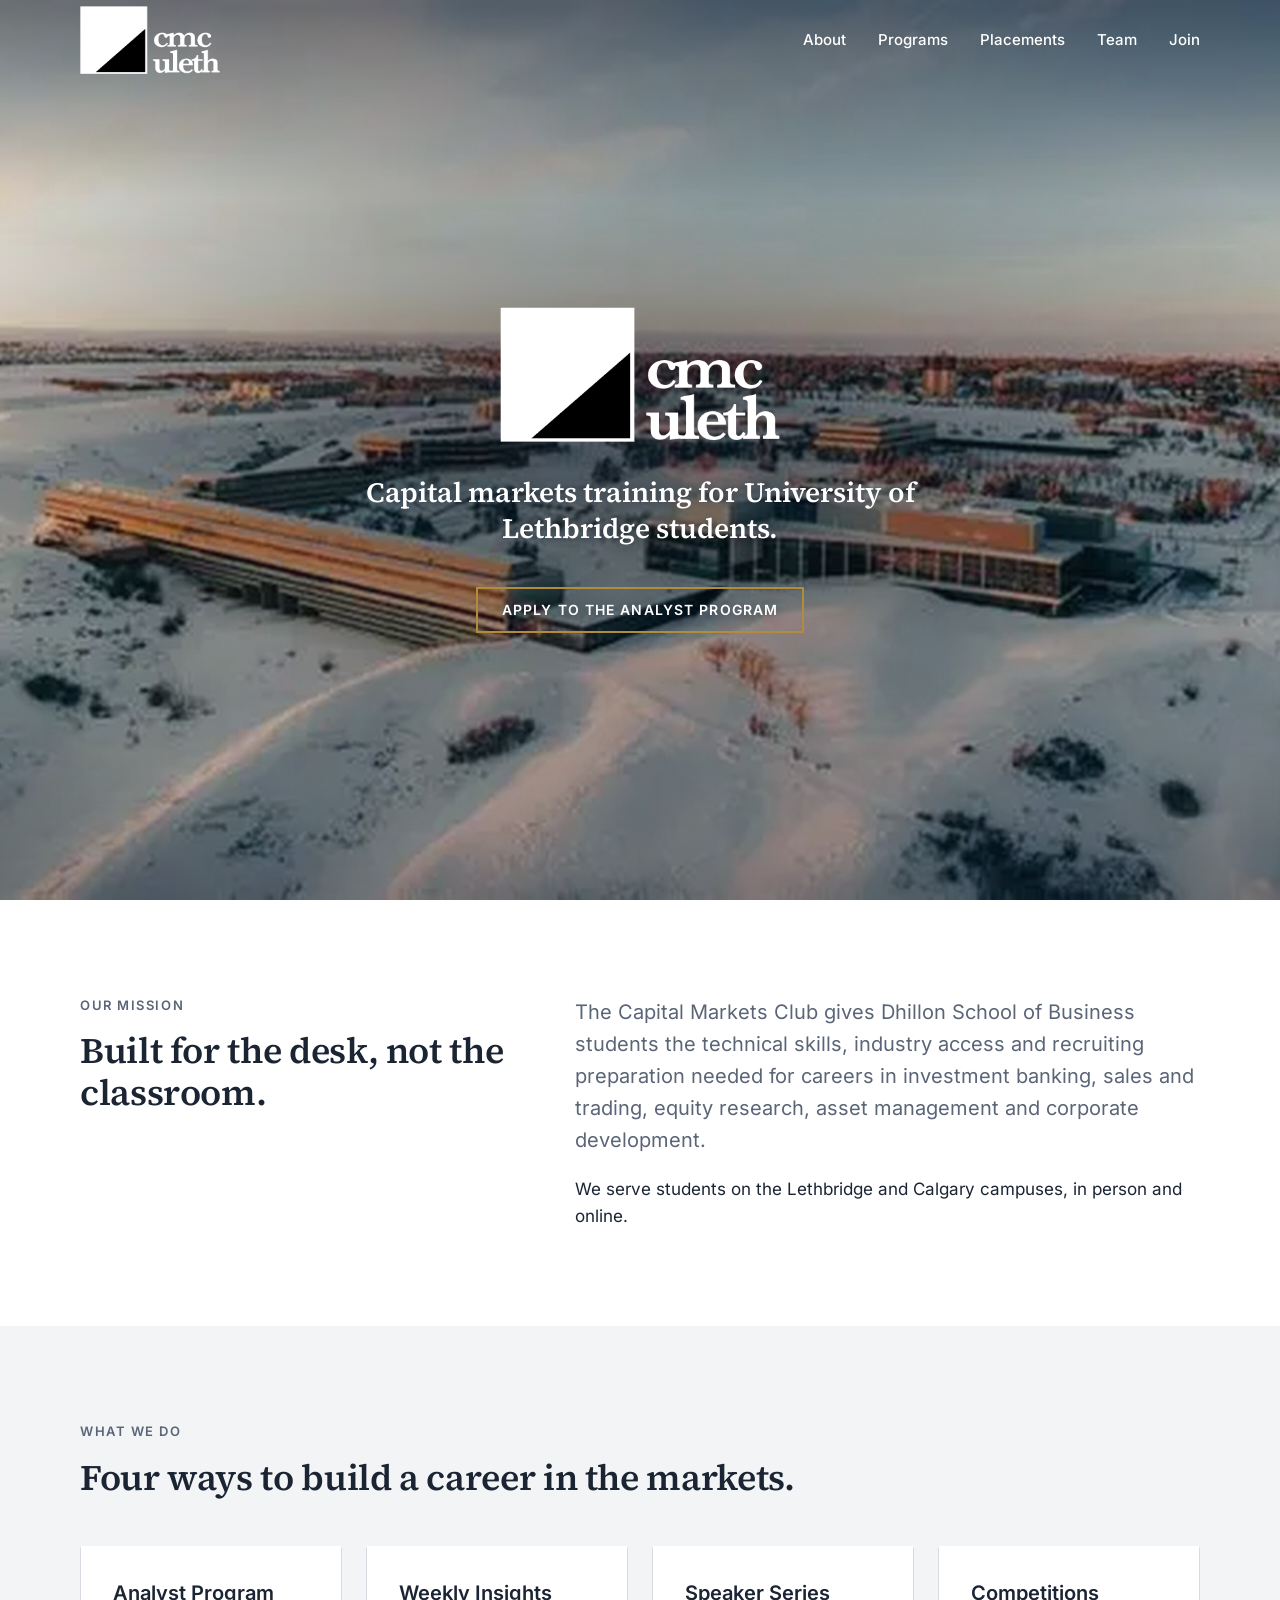
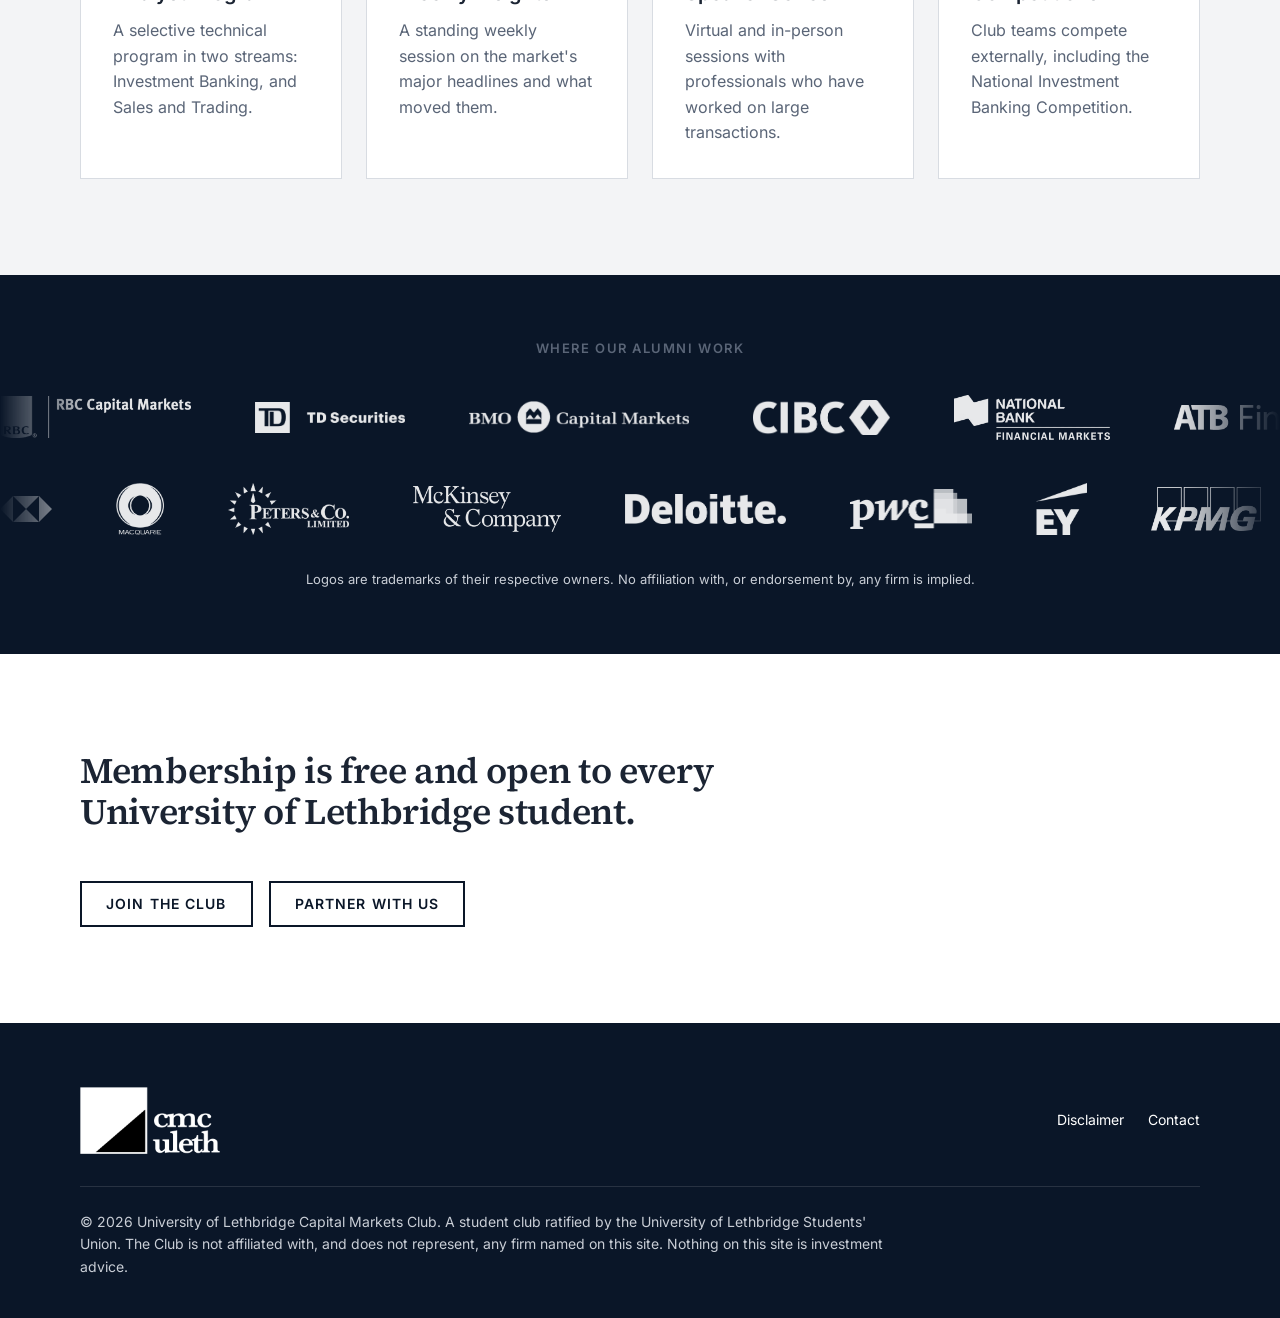
<file: index.html>
<!doctype html>
<html lang="en-CA">
<head>
<meta charset="utf-8">
<meta name="viewport" content="width=device-width, initial-scale=1">
<title>UofL Capital Markets Club</title>
<meta name="description" content="The University of Lethbridge Capital Markets Club trains students for careers in investment banking, sales and trading, equity research and asset management.">
<link rel="icon" href="assets/img/favicon.png" type="image/png">
<link rel="apple-touch-icon" href="assets/img/apple-touch-icon.png">
<link rel="preload" href="assets/fonts/inter-latin-400-normal.woff2" as="font" type="font/woff2" crossorigin>
<link rel="preload" href="assets/fonts/source-serif-4-latin-600-normal.woff2" as="font" type="font/woff2" crossorigin>
<link rel="preload" href="assets/img/hero-campus-aerial.jpg" as="image" fetchpriority="high">
<link rel="stylesheet" href="assets/css/site.css">
</head>
<body>
<!-- HEADER START: copy changes to every page -->
<a class="skip-link" href="#main">Skip to content</a>
<header class="site-header">
  <div class="container">
    <a class="brand" href="index.html"><img src="assets/img/logo-dark.png" width="428" height="206" alt="UofL Capital Markets Club"></a>
    <button class="nav-toggle" type="button" aria-expanded="false" aria-controls="site-nav" aria-label="Open menu"><span class="bar"></span><span class="bar"></span><span class="bar"></span></button>
    <nav aria-label="Main">
      <ul class="nav" id="site-nav">
        <li><a href="about.html">About</a></li>
        <li><a href="programs.html">Programs</a></li>
        <li><a href="placements.html">Placements</a></li>
        <li><a href="team.html">Team</a></li>
        <li><a href="join.html">Join</a></li>
      </ul>
    </nav>
  </div>
</header>
<!-- HEADER END -->

<main id="main">
<!-- EDIT: Hero. Photo file: assets/img/hero-campus-aerial.jpg (landscape, at least 2400 px wide) -->
<section class="hero">
  <div>
    <img class="hero__logo" src="assets/img/logo-dark.png" width="428" height="206" alt="UofL Capital Markets Club">
    <h1 class="visually-hidden">University of Lethbridge Capital Markets Club</h1>
    <p class="hero__line">Capital markets training for University of Lethbridge students.</p>
    <a class="btn btn--on-dark" href="programs.html">Apply to the Analyst Program</a>
  </div>
</section>

<!-- EDIT: Mission -->
<section class="section">
  <div class="container split">
    <div>
      <p class="eyebrow">Our mission</p>
      <h2>Built for the desk, not the classroom.</h2>
    </div>
    <div>
      <p class="lede">The Capital Markets Club gives Dhillon School of Business students the technical skills, industry access and recruiting preparation needed for careers in investment banking, sales and trading, equity research, asset management and corporate development.</p>
      <p>We serve students on the Lethbridge and Calgary campuses, in person and online.</p>
    </div>
  </div>
</section>

<!-- EDIT: What we do -->
<section class="section section--mist">
  <div class="container">
    <div class="section-head">
      <p class="eyebrow">What we do</p>
      <h2>Four ways to build a career in the markets.</h2>
    </div>
    <div class="grid grid--4">
      <article class="card"><h3>Analyst Program</h3><p>A selective technical program in two streams: Investment Banking, and Sales and Trading.</p></article>
      <article class="card"><h3>Weekly Insights</h3><p>A standing weekly session on the market's major headlines and what moved them.</p></article>
      <article class="card"><h3>Speaker Series</h3><p>Virtual and in-person sessions with professionals who have worked on large transactions.</p></article>
      <article class="card"><h3>Competitions</h3><p>Club teams compete externally, including the National Investment Banking Competition.</p></article>
    </div>
  </div>
</section>

<!-- EDIT: Placements marquee. To add a firm, add one <li> to BOTH lists of the same row. Logo files live in assets/firms/; if a logo file is missing, the firm name shows instead. -->
<section class="placements" aria-labelledby="placements-title">
  <p class="eyebrow" id="placements-title">Where our alumni work</p>
  <div class="marquee">
      <ul class="marquee__track">
        <li class="firm"><img src="assets/firms/rbc-capital-markets.png" alt="RBC Capital Markets" style="--h:42px"><span>RBC Capital Markets</span></li>
        <li class="firm"><img src="assets/firms/td-securities.png" alt="TD Securities" style="--h:31px"><span>TD Securities</span></li>
        <li class="firm"><img src="assets/firms/bmo-capital-markets.png" alt="BMO Capital Markets" style="--h:35px"><span>BMO Capital Markets</span></li>
        <li class="firm"><img src="assets/firms/cibc.png" alt="CIBC" style="--h:35px"><span>CIBC</span></li>
        <li class="firm"><img src="assets/firms/national-bank-financial-markets.png" alt="National Bank Financial Markets" style="--h:45px"><span>National Bank Financial Markets</span></li>
        <li class="firm"><img src="assets/firms/atb-financial.png" alt="ATB Financial" style="--h:25px"><span>ATB Financial</span></li>
        <li class="firm"><img src="assets/firms/goldman-sachs.png" alt="Goldman Sachs" style="--h:44px"><span>Goldman Sachs</span></li>
        <li class="firm"><img src="assets/firms/jp-morgan.png" alt="J.P. Morgan" style="--h:62px"><span>J.P. Morgan</span></li>
        <li class="firm"><img src="assets/firms/morgan-stanley.png" alt="Morgan Stanley" style="--h:30px"><span>Morgan Stanley</span></li>
        <li class="firm"><img src="assets/firms/bank-of-america.png" alt="Bank of America" style="--h:51px"><span>Bank of America</span></li>
        <li class="firm"><img src="assets/firms/evercore.png" alt="Evercore" style="--h:27px"><span>Evercore</span></li>
        <li class="firm"><img src="assets/firms/raymond-james.png" alt="Raymond James" style="--h:39px"><span>Raymond James</span></li>
        <li class="firm"><img src="assets/firms/canaccord-genuity.png" alt="Canaccord Genuity" style="--h:31px"><span>Canaccord Genuity</span></li>
        <li class="firm"><img src="assets/firms/stifel.png" alt="Stifel" style="--h:38px"><span>Stifel</span></li>
        <li class="firm no-logo"><span>KKR</span></li>
        <li class="firm"><img src="assets/firms/sequeira-partners.png" alt="Sequeira Partners" style="--h:52px"><span>Sequeira Partners</span></li>
        <li class="firm"><img src="assets/firms/timbercreek.png" alt="Timbercreek" style="--h:62px"><span>Timbercreek</span></li>
      </ul>
      <ul class="marquee__track" aria-hidden="true">
        <li class="firm"><img src="assets/firms/rbc-capital-markets.png" alt="RBC Capital Markets" style="--h:42px"><span>RBC Capital Markets</span></li>
        <li class="firm"><img src="assets/firms/td-securities.png" alt="TD Securities" style="--h:31px"><span>TD Securities</span></li>
        <li class="firm"><img src="assets/firms/bmo-capital-markets.png" alt="BMO Capital Markets" style="--h:35px"><span>BMO Capital Markets</span></li>
        <li class="firm"><img src="assets/firms/cibc.png" alt="CIBC" style="--h:35px"><span>CIBC</span></li>
        <li class="firm"><img src="assets/firms/national-bank-financial-markets.png" alt="National Bank Financial Markets" style="--h:45px"><span>National Bank Financial Markets</span></li>
        <li class="firm"><img src="assets/firms/atb-financial.png" alt="ATB Financial" style="--h:25px"><span>ATB Financial</span></li>
        <li class="firm"><img src="assets/firms/goldman-sachs.png" alt="Goldman Sachs" style="--h:44px"><span>Goldman Sachs</span></li>
        <li class="firm"><img src="assets/firms/jp-morgan.png" alt="J.P. Morgan" style="--h:62px"><span>J.P. Morgan</span></li>
        <li class="firm"><img src="assets/firms/morgan-stanley.png" alt="Morgan Stanley" style="--h:30px"><span>Morgan Stanley</span></li>
        <li class="firm"><img src="assets/firms/bank-of-america.png" alt="Bank of America" style="--h:51px"><span>Bank of America</span></li>
        <li class="firm"><img src="assets/firms/evercore.png" alt="Evercore" style="--h:27px"><span>Evercore</span></li>
        <li class="firm"><img src="assets/firms/raymond-james.png" alt="Raymond James" style="--h:39px"><span>Raymond James</span></li>
        <li class="firm"><img src="assets/firms/canaccord-genuity.png" alt="Canaccord Genuity" style="--h:31px"><span>Canaccord Genuity</span></li>
        <li class="firm"><img src="assets/firms/stifel.png" alt="Stifel" style="--h:38px"><span>Stifel</span></li>
        <li class="firm no-logo"><span>KKR</span></li>
        <li class="firm"><img src="assets/firms/sequeira-partners.png" alt="Sequeira Partners" style="--h:52px"><span>Sequeira Partners</span></li>
        <li class="firm"><img src="assets/firms/timbercreek.png" alt="Timbercreek" style="--h:62px"><span>Timbercreek</span></li>
      </ul>
  </div>
  <div class="marquee marquee--reverse">
      <ul class="marquee__track">
        <li class="firm"><img src="assets/firms/hsbc.svg" alt="HSBC" style="--h:52px"><span>HSBC</span></li>
        <li class="firm"><img src="assets/firms/macquarie.png" alt="Macquarie" style="--h:52px"><span>Macquarie</span></li>
        <li class="firm"><img src="assets/firms/peters-and-co.png" alt="Peters &amp; Co." style="--h:52px"><span>Peters &amp; Co.</span></li>
        <li class="firm"><img src="assets/firms/mckinsey.png" alt="McKinsey &amp; Company" style="--h:46px"><span>McKinsey &amp; Company</span></li>
        <li class="firm"><img src="assets/firms/deloitte.png" alt="Deloitte" style="--h:30px"><span>Deloitte</span></li>
        <li class="firm"><img src="assets/firms/pwc.png" alt="PwC" style="--h:40px"><span>PwC</span></li>
        <li class="firm"><img src="assets/firms/ey.png" alt="EY" style="--h:52px"><span>EY</span></li>
        <li class="firm"><img src="assets/firms/kpmg.png" alt="KPMG" style="--h:44px"><span>KPMG</span></li>
        <li class="firm"><img src="assets/firms/mnp.png" alt="MNP" style="--h:33px"><span>MNP</span></li>
        <li class="firm"><img src="assets/firms/bdc.png" alt="BDC" style="--h:50px"><span>BDC</span></li>
        <li class="firm"><img src="assets/firms/manulife.png" alt="Manulife" style="--h:30px"><span>Manulife</span></li>
        <li class="firm"><img src="assets/firms/sun-life.png" alt="Sun Life" style="--h:34px"><span>Sun Life</span></li>
        <li class="firm"><img src="assets/firms/brookfield.png" alt="Brookfield" style="--h:24px"><span>Brookfield</span></li>
        <li class="firm"><img src="assets/firms/cpp-investments.png" alt="CPP Investments" style="--h:28px"><span>CPP Investments</span></li>
        <li class="firm"><img src="assets/firms/aimco.png" alt="AIMCo" style="--h:34px"><span>AIMCo</span></li>
        <li class="firm"><img src="assets/firms/trafigura.png" alt="Trafigura" style="--h:40px"><span>Trafigura</span></li>
        <li class="firm"><img src="assets/firms/glencore.png" alt="Glencore" style="--h:29px"><span>Glencore</span></li>
        <li class="firm"><img src="assets/firms/enverus.png" alt="Enverus" style="--h:27px"><span>Enverus</span></li>
      </ul>
      <ul class="marquee__track" aria-hidden="true">
        <li class="firm"><img src="assets/firms/hsbc.svg" alt="HSBC" style="--h:52px"><span>HSBC</span></li>
        <li class="firm"><img src="assets/firms/macquarie.png" alt="Macquarie" style="--h:52px"><span>Macquarie</span></li>
        <li class="firm"><img src="assets/firms/peters-and-co.png" alt="Peters &amp; Co." style="--h:52px"><span>Peters &amp; Co.</span></li>
        <li class="firm"><img src="assets/firms/mckinsey.png" alt="McKinsey &amp; Company" style="--h:46px"><span>McKinsey &amp; Company</span></li>
        <li class="firm"><img src="assets/firms/deloitte.png" alt="Deloitte" style="--h:30px"><span>Deloitte</span></li>
        <li class="firm"><img src="assets/firms/pwc.png" alt="PwC" style="--h:40px"><span>PwC</span></li>
        <li class="firm"><img src="assets/firms/ey.png" alt="EY" style="--h:52px"><span>EY</span></li>
        <li class="firm"><img src="assets/firms/kpmg.png" alt="KPMG" style="--h:44px"><span>KPMG</span></li>
        <li class="firm"><img src="assets/firms/mnp.png" alt="MNP" style="--h:33px"><span>MNP</span></li>
        <li class="firm"><img src="assets/firms/bdc.png" alt="BDC" style="--h:50px"><span>BDC</span></li>
        <li class="firm"><img src="assets/firms/manulife.png" alt="Manulife" style="--h:30px"><span>Manulife</span></li>
        <li class="firm"><img src="assets/firms/sun-life.png" alt="Sun Life" style="--h:34px"><span>Sun Life</span></li>
        <li class="firm"><img src="assets/firms/brookfield.png" alt="Brookfield" style="--h:24px"><span>Brookfield</span></li>
        <li class="firm"><img src="assets/firms/cpp-investments.png" alt="CPP Investments" style="--h:28px"><span>CPP Investments</span></li>
        <li class="firm"><img src="assets/firms/aimco.png" alt="AIMCo" style="--h:34px"><span>AIMCo</span></li>
        <li class="firm"><img src="assets/firms/trafigura.png" alt="Trafigura" style="--h:40px"><span>Trafigura</span></li>
        <li class="firm"><img src="assets/firms/glencore.png" alt="Glencore" style="--h:29px"><span>Glencore</span></li>
        <li class="firm"><img src="assets/firms/enverus.png" alt="Enverus" style="--h:27px"><span>Enverus</span></li>
      </ul>
  </div>
  <p class="note">Logos are trademarks of their respective owners. No affiliation with, or endorsement by, any firm is implied.</p>
</section>

<!-- EDIT: Call to action -->
<section class="section">
  <div class="container">
    <div class="section-head">
      <h2>Membership is free and open to every University of Lethbridge student.</h2>
    </div>
    <div class="btn-row">
      <a class="btn" href="join.html">Join the Club</a>
      <a class="btn" href="join.html#partners">Partner with us</a>
    </div>
  </div>
</section>
</main>

<!-- FOOTER START: copy changes to every page -->
<footer class="site-footer">
  <div class="container">
    <div class="top">
      <a href="index.html"><img src="assets/img/logo-dark.png" width="428" height="206" alt="UofL Capital Markets Club"></a>
      <ul class="footer-links">
        <li><a href="disclaimer.html">Disclaimer</a></li>
        <li><a href="mailto:capitalmarketsclub@uleth.ca">Contact</a></li>
      </ul>
    </div>
    <p>&copy; 2026 University of Lethbridge Capital Markets Club. A student club ratified by the University of Lethbridge Students' Union. The Club is not affiliated with, and does not represent, any firm named on this site. Nothing on this site is investment advice.</p>
  </div>
</footer>
<!-- FOOTER END -->
<script src="assets/js/site.js" defer></script>
</body>
</html>
</file>
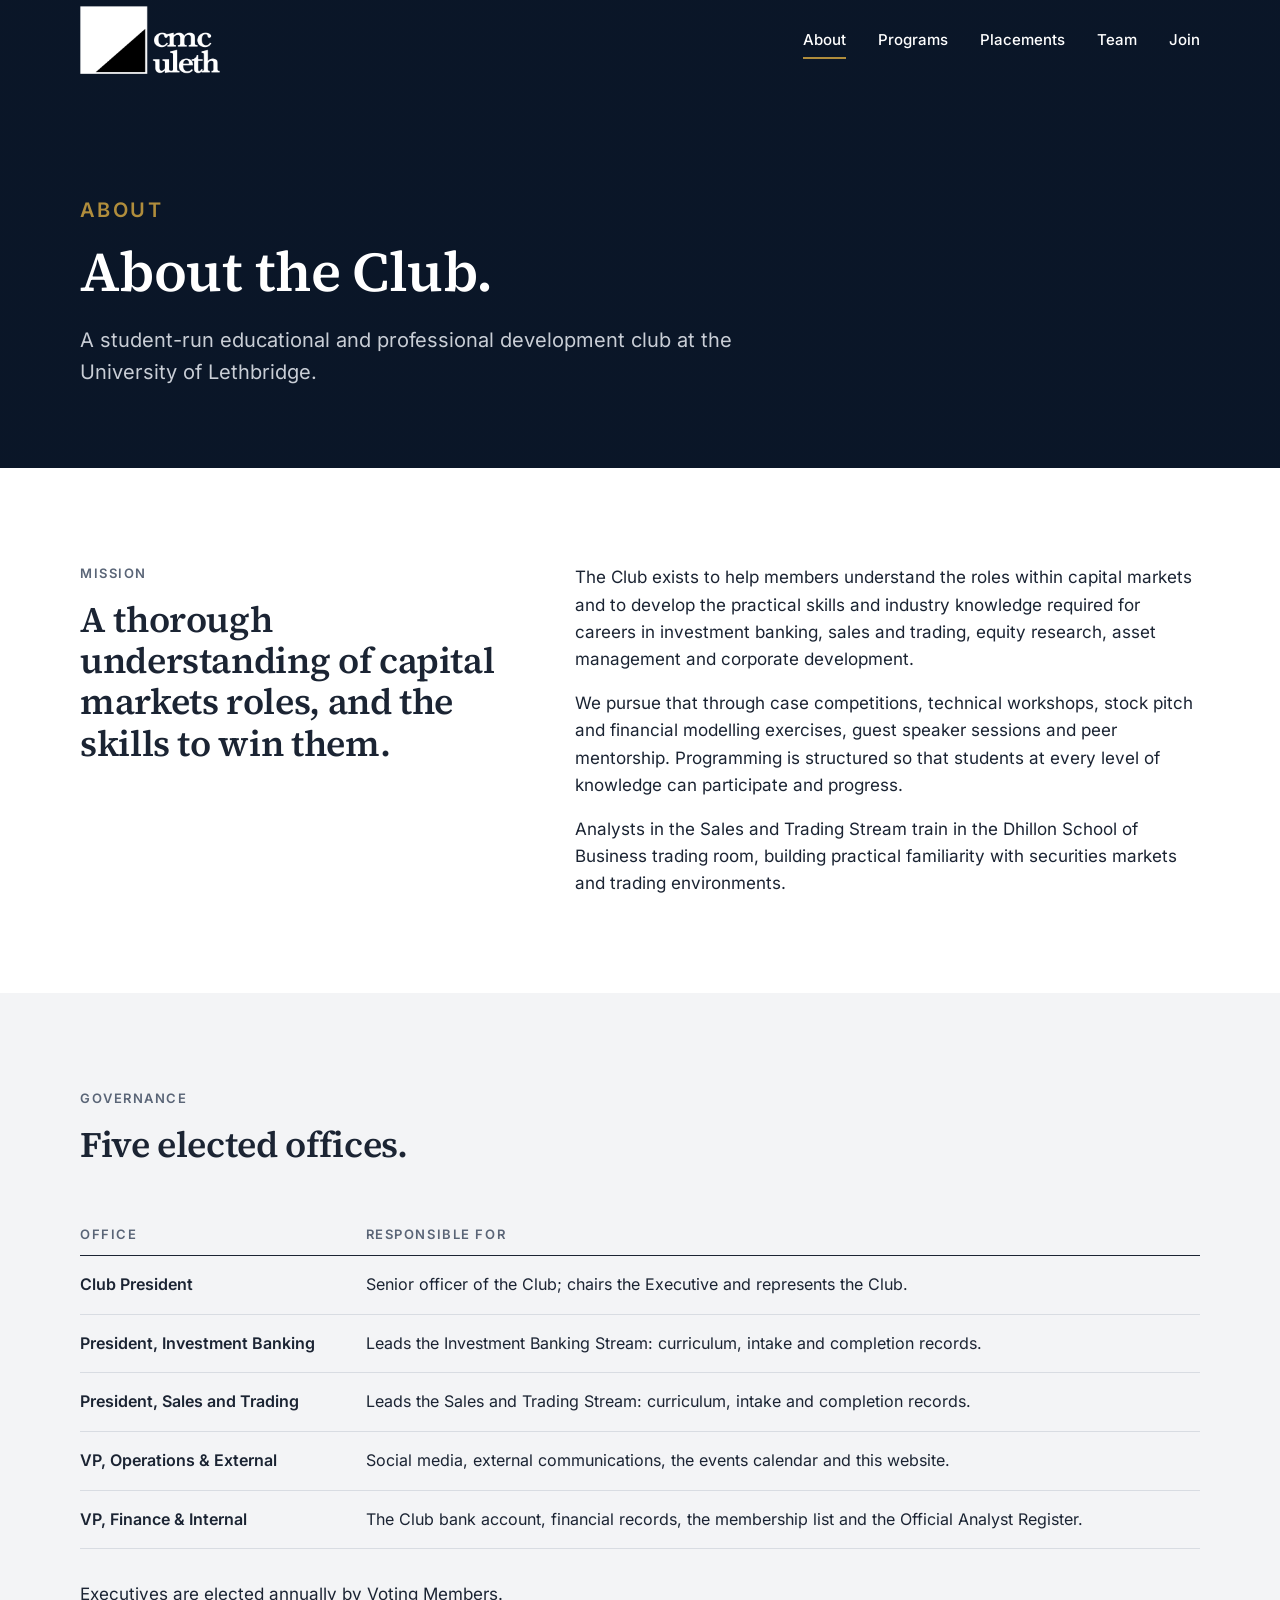
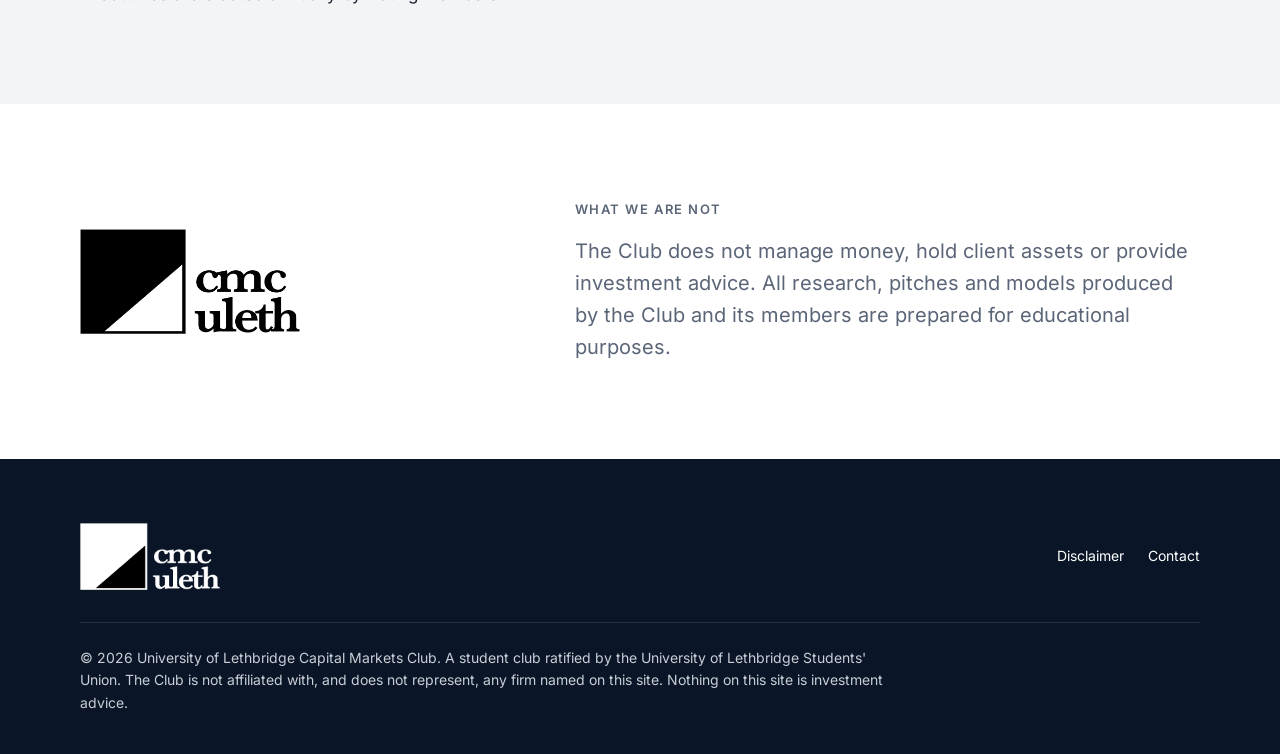
<file: about.html>
<!doctype html>
<html lang="en-CA">
<head>
<meta charset="utf-8">
<meta name="viewport" content="width=device-width, initial-scale=1">
<title>About | UofL Capital Markets Club</title>
<meta name="description" content="The mission, governance and educational purpose of the University of Lethbridge Capital Markets Club.">
<link rel="icon" href="assets/img/favicon.png" type="image/png">
<link rel="apple-touch-icon" href="assets/img/apple-touch-icon.png">
<link rel="preload" href="assets/fonts/inter-latin-400-normal.woff2" as="font" type="font/woff2" crossorigin>
<link rel="preload" href="assets/fonts/source-serif-4-latin-600-normal.woff2" as="font" type="font/woff2" crossorigin>
<link rel="stylesheet" href="assets/css/site.css">
</head>
<body>
<!-- HEADER START: copy changes to every page -->
<a class="skip-link" href="#main">Skip to content</a>
<header class="site-header">
  <div class="container">
    <a class="brand" href="index.html"><img src="assets/img/logo-dark.png" width="428" height="206" alt="UofL Capital Markets Club"></a>
    <button class="nav-toggle" type="button" aria-expanded="false" aria-controls="site-nav" aria-label="Open menu"><span class="bar"></span><span class="bar"></span><span class="bar"></span></button>
    <nav aria-label="Main">
      <ul class="nav" id="site-nav">
        <li><a href="about.html" aria-current="page">About</a></li>
        <li><a href="programs.html">Programs</a></li>
        <li><a href="placements.html">Placements</a></li>
        <li><a href="team.html">Team</a></li>
        <li><a href="join.html">Join</a></li>
      </ul>
    </nav>
  </div>
</header>
<!-- HEADER END -->

<main id="main">
<section class="band">
  <div class="container">
    <p class="eyebrow">About</p>
    <h1>About the Club.</h1>
    <p>A student-run educational and professional development club at the University of Lethbridge.</p>
  </div>
</section>

<!-- EDIT: Mission -->
<section class="section">
  <div class="container split">
    <div>
      <p class="eyebrow">Mission</p>
      <h2>A thorough understanding of capital markets roles, and the skills to win them.</h2>
    </div>
    <div>
      <p>The Club exists to help members understand the roles within capital markets and to develop the practical skills and industry knowledge required for careers in investment banking, sales and trading, equity research, asset management and corporate development.</p>
      <p>We pursue that through case competitions, technical workshops, stock pitch and financial modelling exercises, guest speaker sessions and peer mentorship. Programming is structured so that students at every level of knowledge can participate and progress.</p>
      <p>Analysts in the Sales and Trading Stream train in the Dhillon School of Business trading room, building practical familiarity with securities markets and trading environments.</p>
    </div>
  </div>
</section>

<!-- EDIT: Governance -->
<section class="section section--mist">
  <div class="container">
    <div class="section-head">
      <p class="eyebrow">Governance</p>
      <h2>Five elected offices.</h2>
    </div>
    <div class="table-wrap">
      <table>
        <thead><tr><th scope="col">Office</th><th scope="col">Responsible for</th></tr></thead>
        <tbody>
          <tr><td>Club President</td><td>Senior officer of the Club; chairs the Executive and represents the Club.</td></tr>
          <tr><td>President, Investment Banking</td><td>Leads the Investment Banking Stream: curriculum, intake and completion records.</td></tr>
          <tr><td>President, Sales and Trading</td><td>Leads the Sales and Trading Stream: curriculum, intake and completion records.</td></tr>
          <tr><td>VP, Operations &amp; External</td><td>Social media, external communications, the events calendar and this website.</td></tr>
          <tr><td>VP, Finance &amp; Internal</td><td>The Club bank account, financial records, the membership list and the Official Analyst Register.</td></tr>
        </tbody>
      </table>
    </div>
    <p style="margin-top:32px">Executives are elected annually by Voting Members.</p>
  </div>
</section>

<!-- EDIT: What we are not -->
<section class="section">
  <div class="container split" style="align-items:center">
    <div><img src="assets/img/logo-light.png" width="428" height="206" alt="" style="width:220px"></div>
    <div>
      <p class="eyebrow">What we are not</p>
      <p class="lede">The Club does not manage money, hold client assets or provide investment advice. All research, pitches and models produced by the Club and its members are prepared for educational purposes.</p>
    </div>
  </div>
</section>
</main>

<!-- FOOTER START: copy changes to every page -->
<footer class="site-footer">
  <div class="container">
    <div class="top">
      <a href="index.html"><img src="assets/img/logo-dark.png" width="428" height="206" alt="UofL Capital Markets Club"></a>
      <ul class="footer-links">
        <li><a href="disclaimer.html">Disclaimer</a></li>
        <li><a href="mailto:capitalmarketsclub@uleth.ca">Contact</a></li>
      </ul>
    </div>
    <p>&copy; 2026 University of Lethbridge Capital Markets Club. A student club ratified by the University of Lethbridge Students' Union. The Club is not affiliated with, and does not represent, any firm named on this site. Nothing on this site is investment advice.</p>
  </div>
</footer>
<!-- FOOTER END -->
<script src="assets/js/site.js" defer></script>
</body>
</html>
</file>
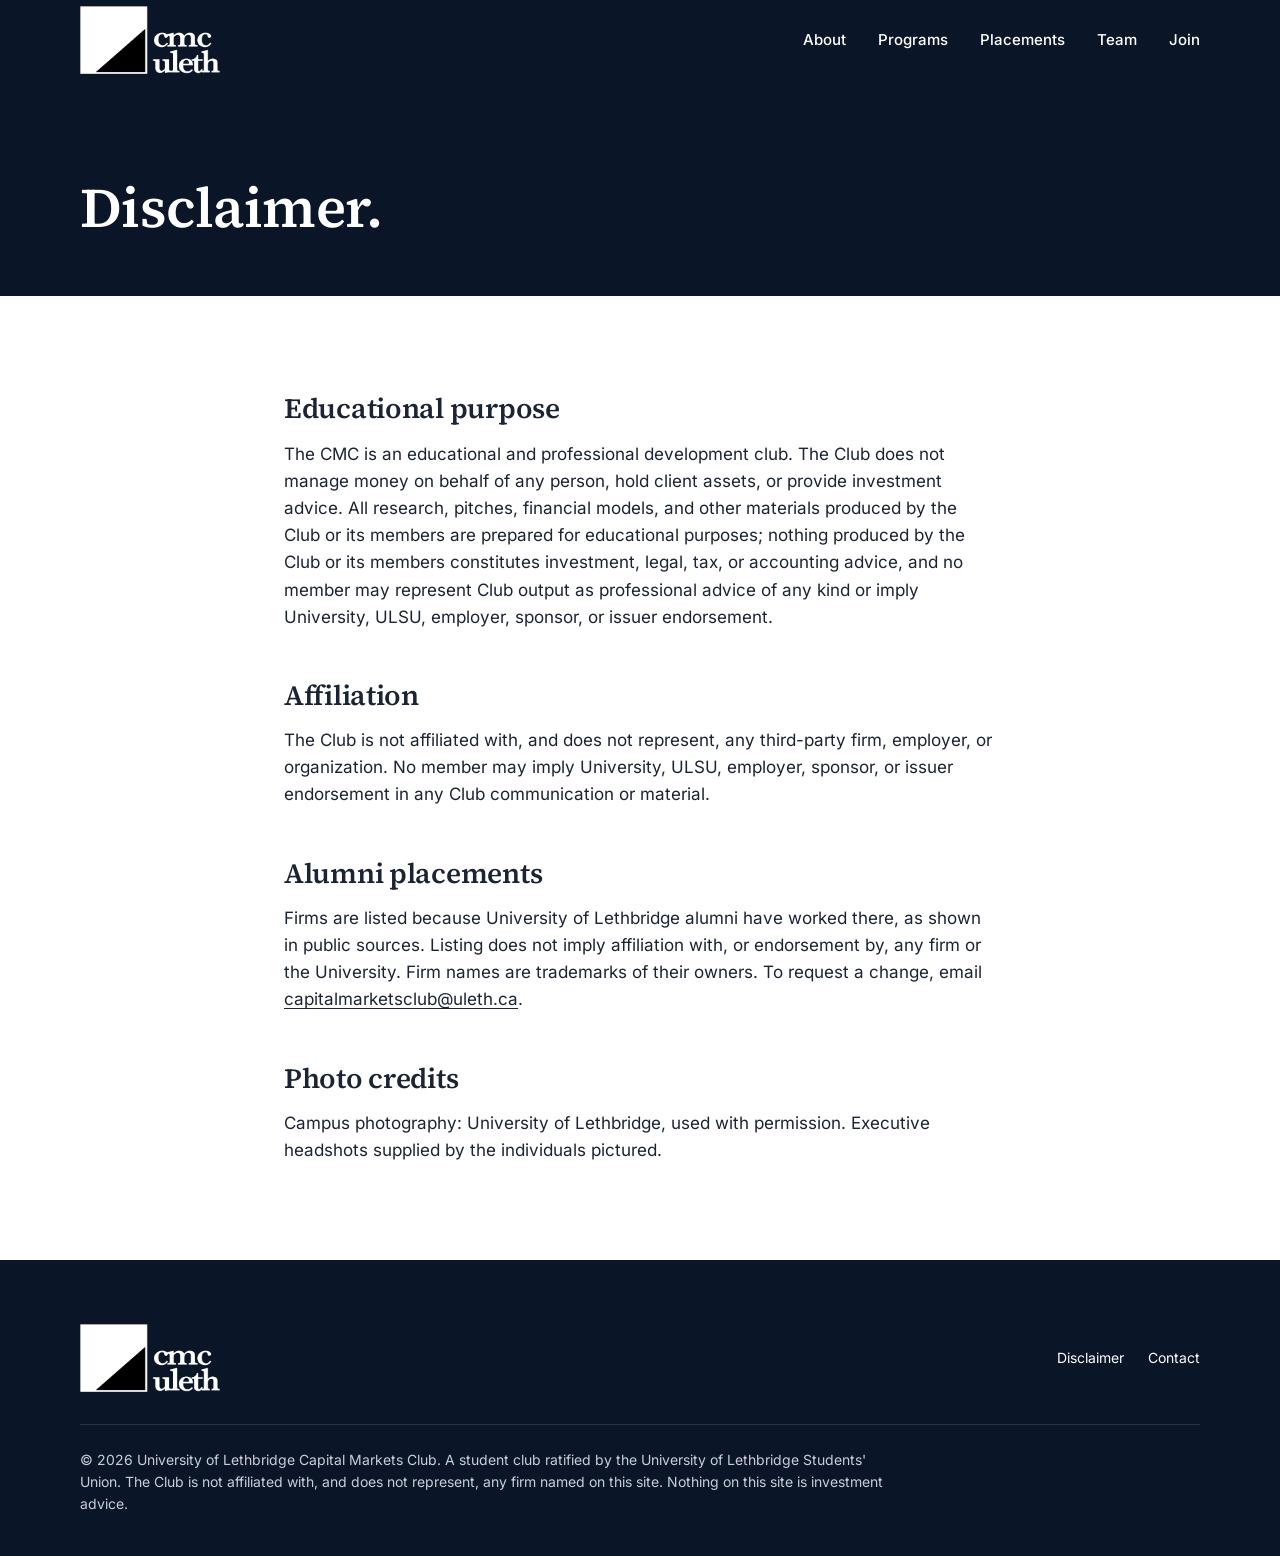
<file: disclaimer.html>
<!doctype html>
<html lang="en-CA">
<head>
<meta charset="utf-8">
<meta name="viewport" content="width=device-width, initial-scale=1">
<title>Disclaimer | UofL Capital Markets Club</title>
<meta name="description" content="Disclaimer, affiliation notice and photo credits.">
<link rel="icon" href="assets/img/favicon.png" type="image/png">
<link rel="apple-touch-icon" href="assets/img/apple-touch-icon.png">
<link rel="preload" href="assets/fonts/inter-latin-400-normal.woff2" as="font" type="font/woff2" crossorigin>
<link rel="preload" href="assets/fonts/source-serif-4-latin-600-normal.woff2" as="font" type="font/woff2" crossorigin>
<link rel="stylesheet" href="assets/css/site.css">
</head>
<body>
<!-- HEADER START: copy changes to every page -->
<a class="skip-link" href="#main">Skip to content</a>
<header class="site-header">
  <div class="container">
    <a class="brand" href="index.html"><img src="assets/img/logo-dark.png" width="428" height="206" alt="UofL Capital Markets Club"></a>
    <button class="nav-toggle" type="button" aria-expanded="false" aria-controls="site-nav" aria-label="Open menu"><span class="bar"></span><span class="bar"></span><span class="bar"></span></button>
    <nav aria-label="Main">
      <ul class="nav" id="site-nav">
        <li><a href="about.html">About</a></li>
        <li><a href="programs.html">Programs</a></li>
        <li><a href="placements.html">Placements</a></li>
        <li><a href="team.html">Team</a></li>
        <li><a href="join.html">Join</a></li>
      </ul>
    </nav>
  </div>
</header>
<!-- HEADER END -->

<main id="main">
<section class="band" style="padding-bottom:56px">
  <div class="container"><h1>Disclaimer.</h1></div>
</section>
<section class="section">
  <div class="container prose">
    <h2>Educational purpose</h2>
    <p>The CMC is an educational and professional development club. The Club does not manage money on behalf of any person, hold client assets, or provide investment advice. All research, pitches, financial models, and other materials produced by the Club or its members are prepared for educational purposes; nothing produced by the Club or its members constitutes investment, legal, tax, or accounting advice, and no member may represent Club output as professional advice of any kind or imply University, ULSU, employer, sponsor, or issuer endorsement.</p>
    <h2>Affiliation</h2>
    <p>The Club is not affiliated with, and does not represent, any third-party firm, employer, or organization. No member may imply University, ULSU, employer, sponsor, or issuer endorsement in any Club communication or material.</p>
    <h2>Alumni placements</h2>
    <p>Firms are listed because University of Lethbridge alumni have worked there, as shown in public sources. Listing does not imply affiliation with, or endorsement by, any firm or the University. Firm names are trademarks of their owners. To request a change, email <a href="mailto:capitalmarketsclub@uleth.ca">capitalmarketsclub@uleth.ca</a>.</p>
    <h2>Photo credits</h2>
    <p>Campus photography: University of Lethbridge, used with permission. Executive headshots supplied by the individuals pictured.</p>
  </div>
</section>
</main>

<!-- FOOTER START: copy changes to every page -->
<footer class="site-footer">
  <div class="container">
    <div class="top">
      <a href="index.html"><img src="assets/img/logo-dark.png" width="428" height="206" alt="UofL Capital Markets Club"></a>
      <ul class="footer-links">
        <li><a href="disclaimer.html">Disclaimer</a></li>
        <li><a href="mailto:capitalmarketsclub@uleth.ca">Contact</a></li>
      </ul>
    </div>
    <p>&copy; 2026 University of Lethbridge Capital Markets Club. A student club ratified by the University of Lethbridge Students' Union. The Club is not affiliated with, and does not represent, any firm named on this site. Nothing on this site is investment advice.</p>
  </div>
</footer>
<!-- FOOTER END -->
<script src="assets/js/site.js" defer></script>
</body>
</html>
</file>
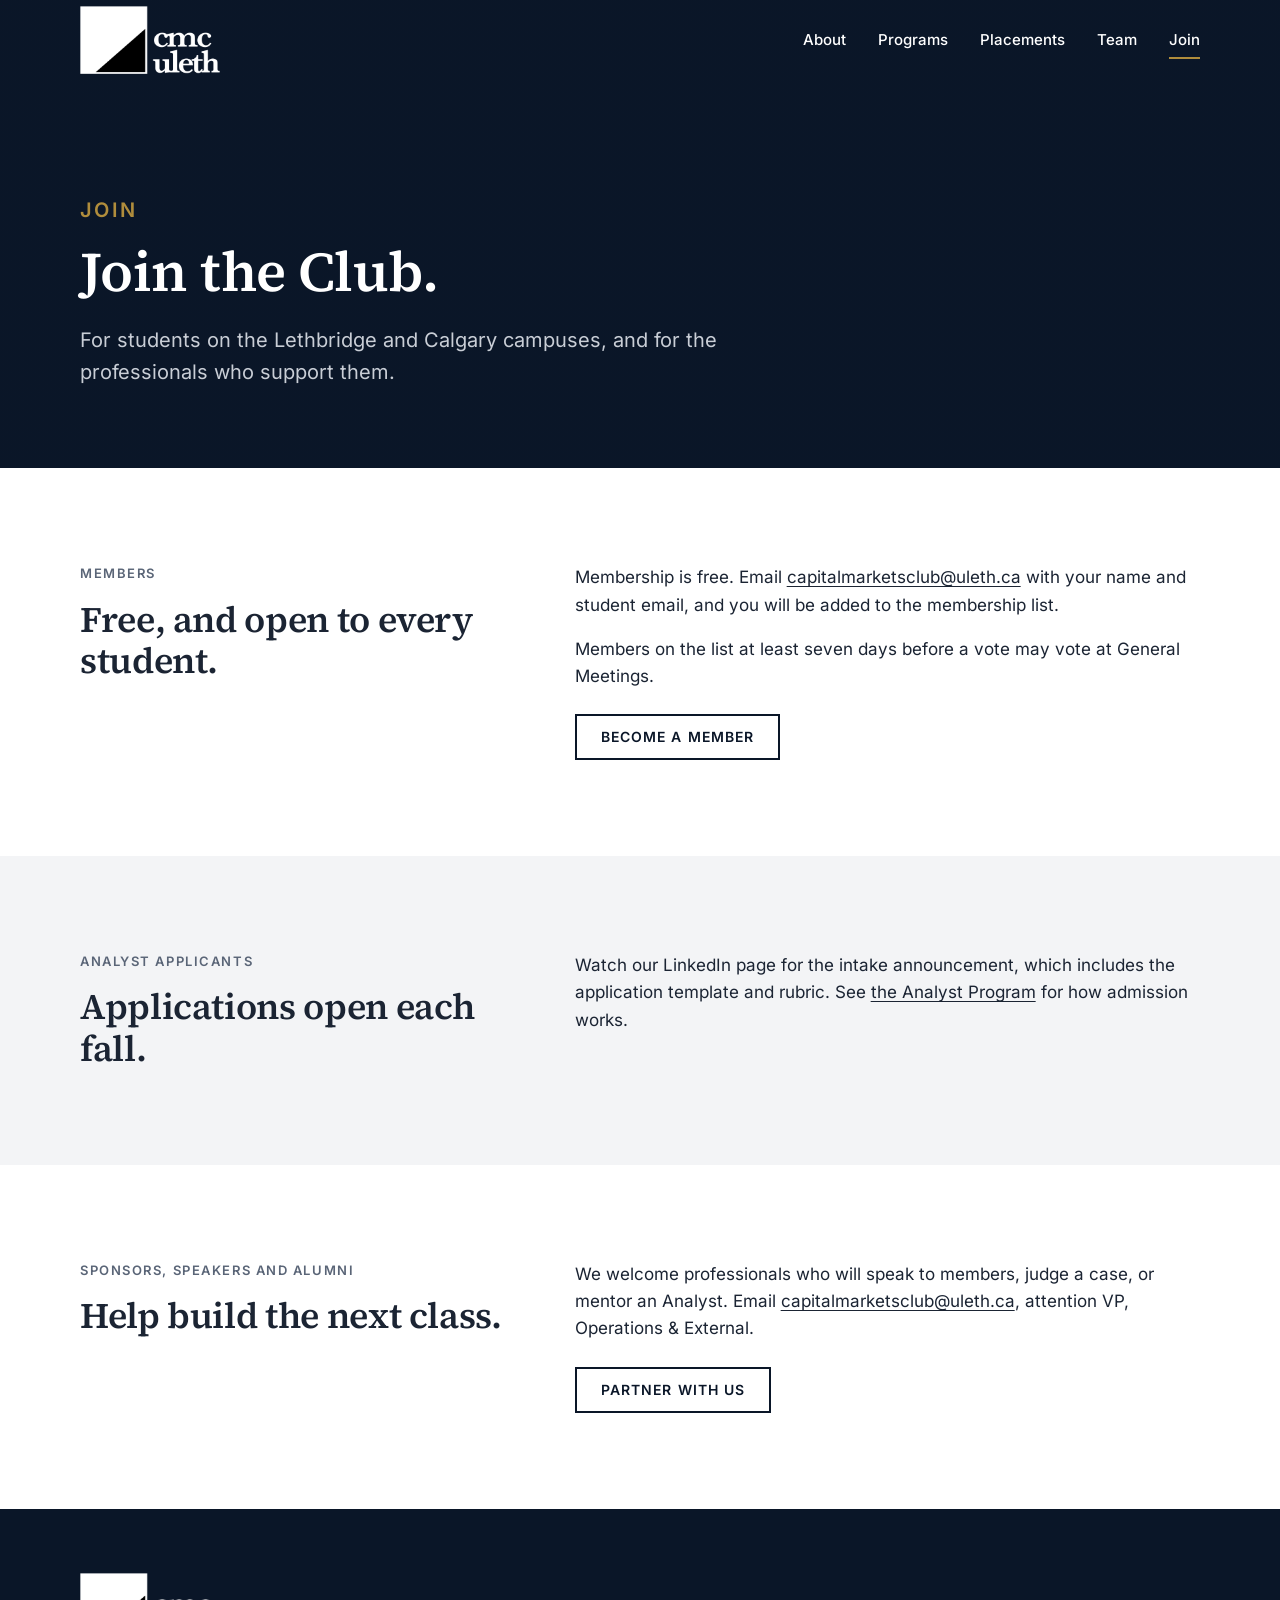
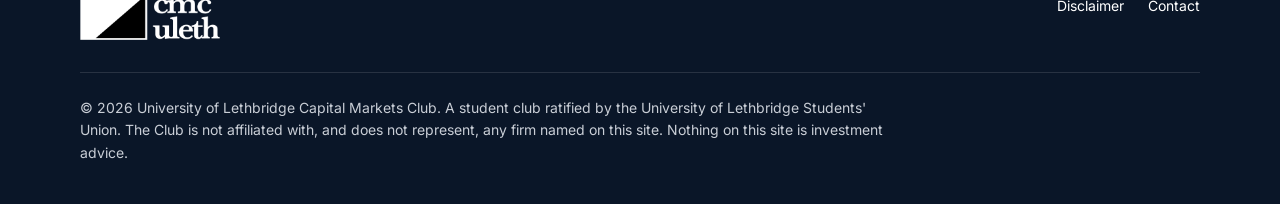
<file: join.html>
<!doctype html>
<html lang="en-CA">
<head>
<meta charset="utf-8">
<meta name="viewport" content="width=device-width, initial-scale=1">
<title>Join | UofL Capital Markets Club</title>
<meta name="description" content="Join the University of Lethbridge Capital Markets Club as a member, an Analyst applicant, or a sponsor, speaker or alumnus.">
<link rel="icon" href="assets/img/favicon.png" type="image/png">
<link rel="apple-touch-icon" href="assets/img/apple-touch-icon.png">
<link rel="preload" href="assets/fonts/inter-latin-400-normal.woff2" as="font" type="font/woff2" crossorigin>
<link rel="preload" href="assets/fonts/source-serif-4-latin-600-normal.woff2" as="font" type="font/woff2" crossorigin>
<link rel="stylesheet" href="assets/css/site.css">
</head>
<body>
<!-- HEADER START: copy changes to every page -->
<a class="skip-link" href="#main">Skip to content</a>
<header class="site-header">
  <div class="container">
    <a class="brand" href="index.html"><img src="assets/img/logo-dark.png" width="428" height="206" alt="UofL Capital Markets Club"></a>
    <button class="nav-toggle" type="button" aria-expanded="false" aria-controls="site-nav" aria-label="Open menu"><span class="bar"></span><span class="bar"></span><span class="bar"></span></button>
    <nav aria-label="Main">
      <ul class="nav" id="site-nav">
        <li><a href="about.html">About</a></li>
        <li><a href="programs.html">Programs</a></li>
        <li><a href="placements.html">Placements</a></li>
        <li><a href="team.html">Team</a></li>
        <li><a href="join.html" aria-current="page">Join</a></li>
      </ul>
    </nav>
  </div>
</header>
<!-- HEADER END -->

<main id="main">
<section class="band">
  <div class="container">
    <p class="eyebrow">Join</p>
    <h1>Join the Club.</h1>
    <p>For students on the Lethbridge and Calgary campuses, and for the professionals who support them.</p>
  </div>
</section>

<!-- EDIT: Members -->
<section class="section">
  <div class="container split">
    <div><p class="eyebrow">Members</p><h2>Free, and open to every student.</h2></div>
    <div>
      <p>Membership is free. Email <a href="mailto:capitalmarketsclub@uleth.ca?subject=Membership">capitalmarketsclub@uleth.ca</a> with your name and student email, and you will be added to the membership list.</p>
      <p>Members on the list at least seven days before a vote may vote at General Meetings.</p>
      <p style="margin-top:24px"><a class="btn" href="mailto:capitalmarketsclub@uleth.ca?subject=Membership">Become a member</a></p>
    </div>
  </div>
</section>

<!-- EDIT: Analyst applicants -->
<section class="section section--mist">
  <div class="container split">
    <div><p class="eyebrow">Analyst applicants</p><h2>Applications open each fall.</h2></div>
    <div>
      <p>Watch our LinkedIn page for the intake announcement, which includes the application template and rubric. See <a href="programs.html">the Analyst Program</a> for how admission works.</p>
    </div>
  </div>
</section>

<!-- EDIT: Sponsors, speakers and alumni -->
<section class="section" id="partners">
  <div class="container split">
    <div><p class="eyebrow">Sponsors, speakers and alumni</p><h2>Help build the next class.</h2></div>
    <div>
      <p>We welcome professionals who will speak to members, judge a case, or mentor an Analyst. Email <a href="mailto:capitalmarketsclub@uleth.ca?subject=Partnering%20with%20the%20Club">capitalmarketsclub@uleth.ca</a>, attention VP, Operations &amp; External.</p>
      <p style="margin-top:24px"><a class="btn" href="mailto:capitalmarketsclub@uleth.ca?subject=Partnering%20with%20the%20Club">Partner with us</a></p>
    </div>
  </div>
</section>
</main>

<!-- FOOTER START: copy changes to every page -->
<footer class="site-footer">
  <div class="container">
    <div class="top">
      <a href="index.html"><img src="assets/img/logo-dark.png" width="428" height="206" alt="UofL Capital Markets Club"></a>
      <ul class="footer-links">
        <li><a href="disclaimer.html">Disclaimer</a></li>
        <li><a href="mailto:capitalmarketsclub@uleth.ca">Contact</a></li>
      </ul>
    </div>
    <p>&copy; 2026 University of Lethbridge Capital Markets Club. A student club ratified by the University of Lethbridge Students' Union. The Club is not affiliated with, and does not represent, any firm named on this site. Nothing on this site is investment advice.</p>
  </div>
</footer>
<!-- FOOTER END -->
<script src="assets/js/site.js" defer></script>
</body>
</html>
</file>
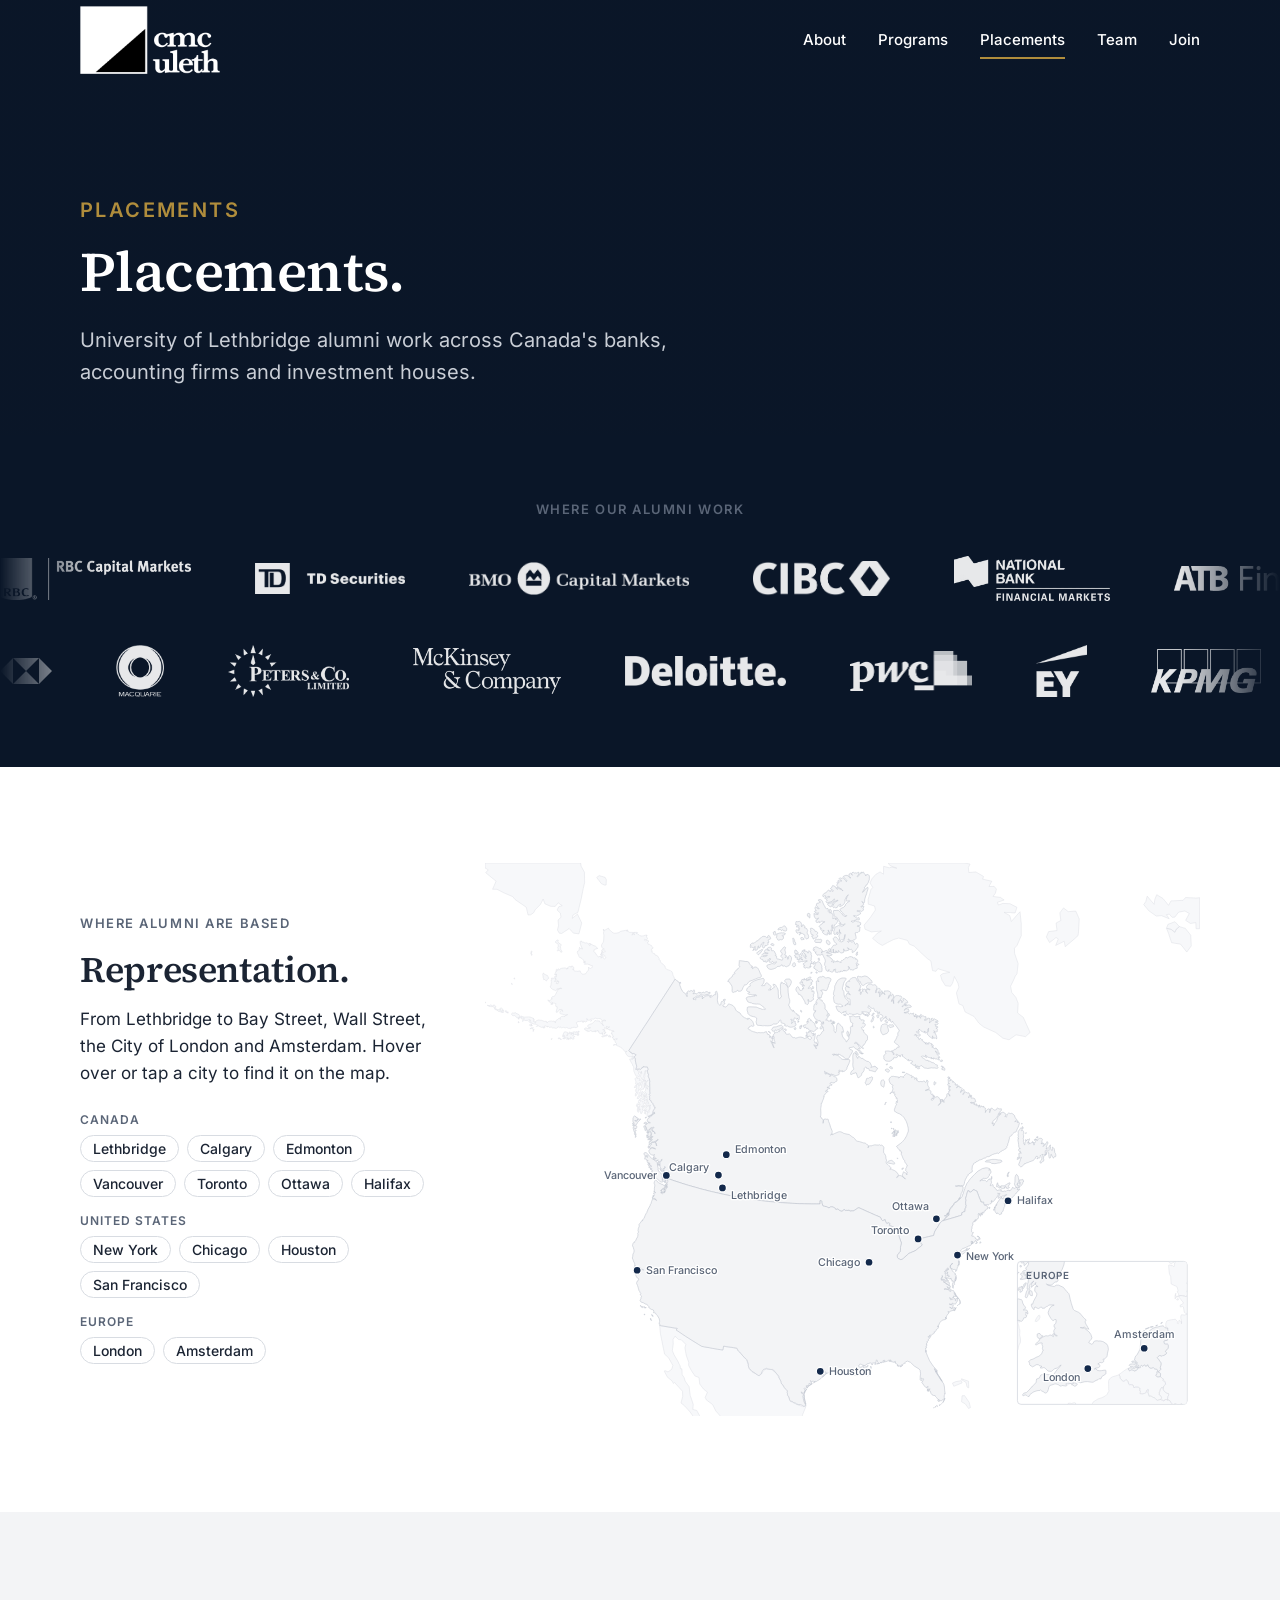
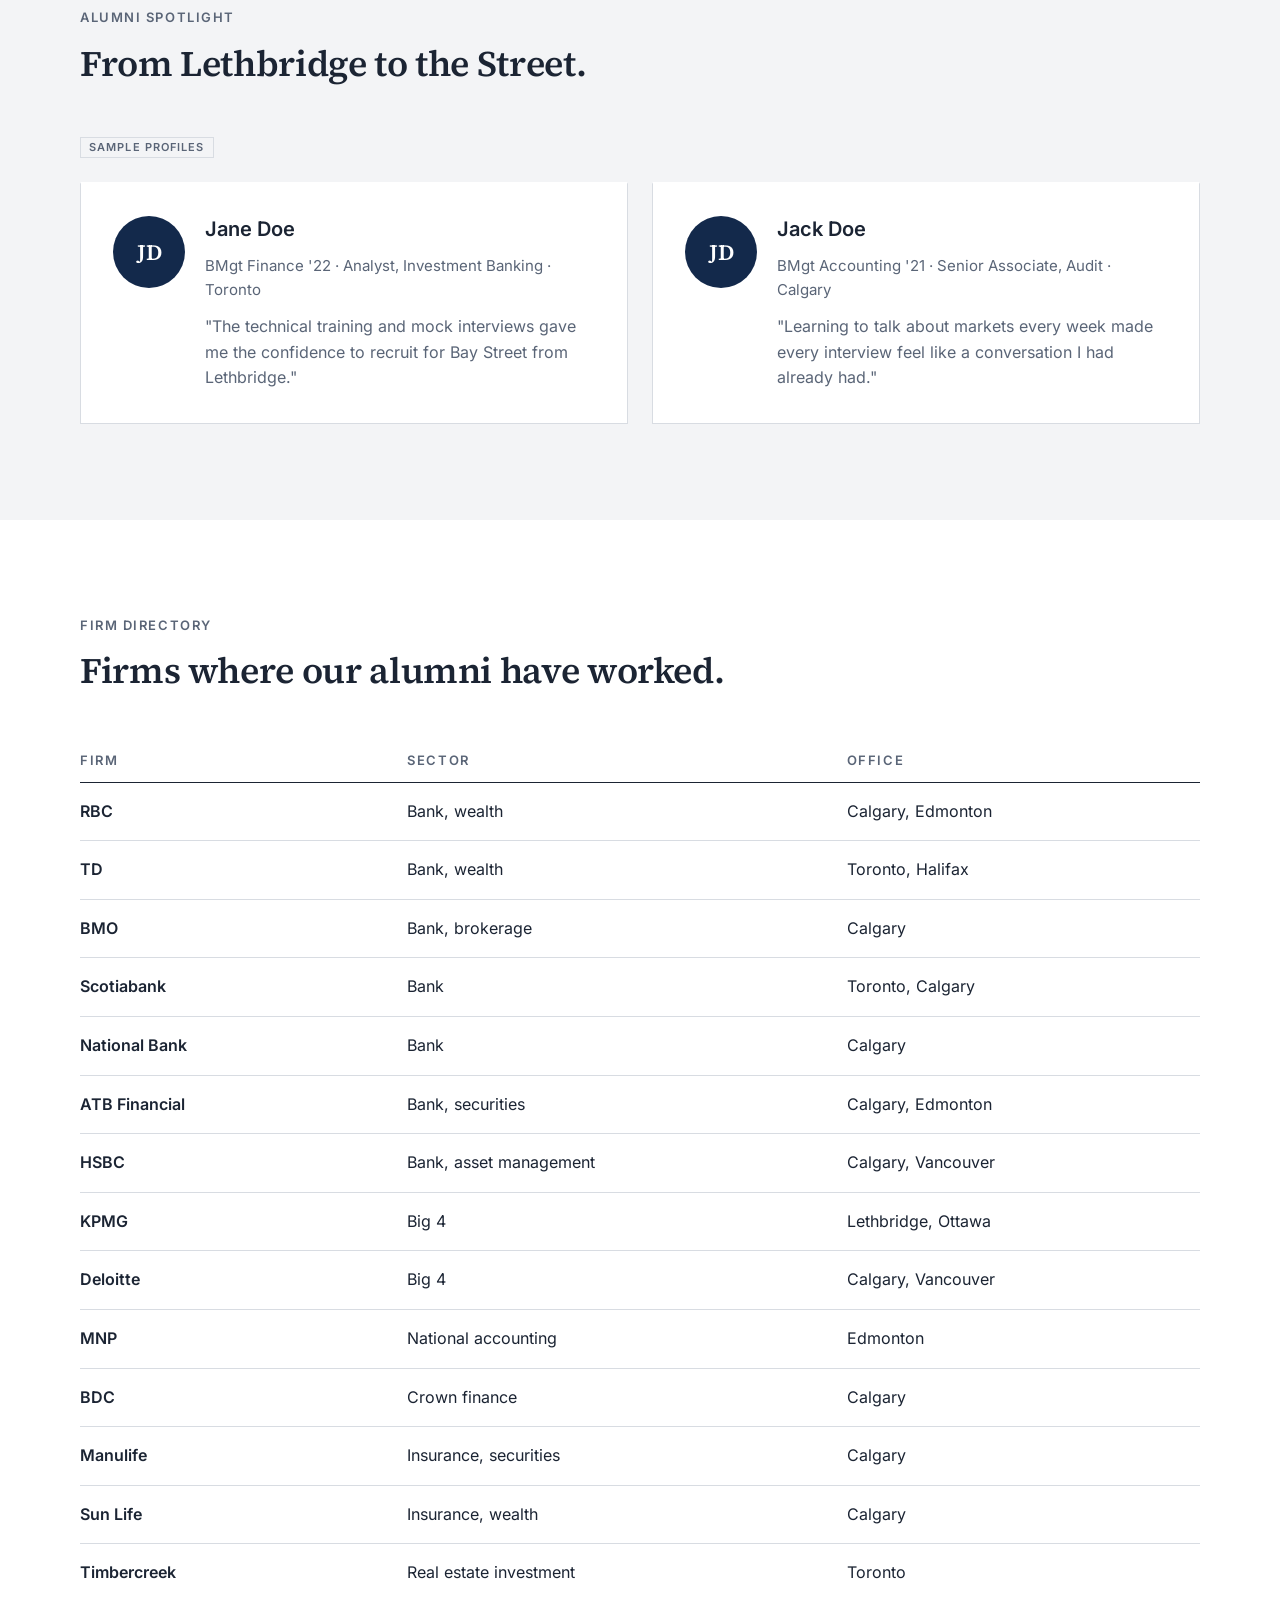
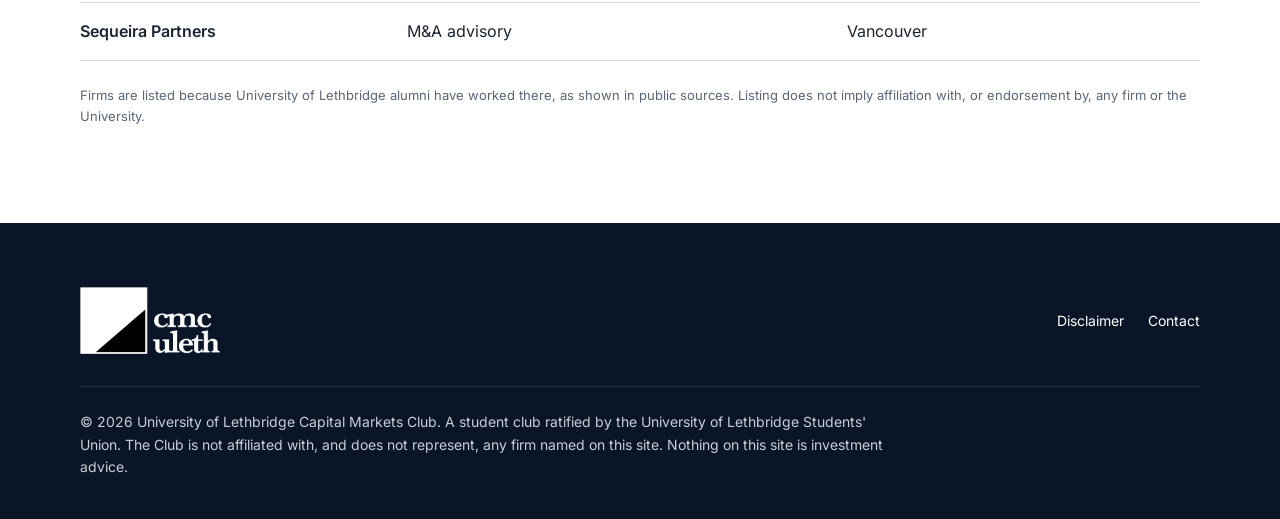
<file: placements.html>
<!doctype html>
<html lang="en-CA">
<head>
<meta charset="utf-8">
<meta name="viewport" content="width=device-width, initial-scale=1">
<title>Placements | UofL Capital Markets Club</title>
<meta name="description" content="Where University of Lethbridge alumni work across Canada's banks, accounting firms and investment houses.">
<link rel="icon" href="assets/img/favicon.png" type="image/png">
<link rel="apple-touch-icon" href="assets/img/apple-touch-icon.png">
<link rel="preload" href="assets/fonts/inter-latin-400-normal.woff2" as="font" type="font/woff2" crossorigin>
<link rel="preload" href="assets/fonts/source-serif-4-latin-600-normal.woff2" as="font" type="font/woff2" crossorigin>
<link rel="stylesheet" href="assets/css/site.css">
</head>
<body>
<!-- HEADER START: copy changes to every page -->
<a class="skip-link" href="#main">Skip to content</a>
<header class="site-header">
  <div class="container">
    <a class="brand" href="index.html"><img src="assets/img/logo-dark.png" width="428" height="206" alt="UofL Capital Markets Club"></a>
    <button class="nav-toggle" type="button" aria-expanded="false" aria-controls="site-nav" aria-label="Open menu"><span class="bar"></span><span class="bar"></span><span class="bar"></span></button>
    <nav aria-label="Main">
      <ul class="nav" id="site-nav">
        <li><a href="about.html">About</a></li>
        <li><a href="programs.html">Programs</a></li>
        <li><a href="placements.html" aria-current="page">Placements</a></li>
        <li><a href="team.html">Team</a></li>
        <li><a href="join.html">Join</a></li>
      </ul>
    </nav>
  </div>
</header>
<!-- HEADER END -->

<main id="main">
<section class="band" style="padding-bottom:48px">
  <div class="container">
    <p class="eyebrow">Placements</p>
    <h1>Placements.</h1>
    <p>University of Lethbridge alumni work across Canada's banks, accounting firms and investment houses.</p>
  </div>
</section>

<!-- EDIT: Placements marquee. To add a firm, add one <li> to BOTH lists of the same row. Logo files live in assets/firms/; if a logo file is missing, the firm name shows instead. -->
<section class="placements" aria-labelledby="placements-title">
  <p class="eyebrow" id="placements-title">Where our alumni work</p>
  <div class="marquee">
      <ul class="marquee__track">
        <li class="firm"><img src="assets/firms/rbc-capital-markets.png" alt="RBC Capital Markets" style="--h:42px"><span>RBC Capital Markets</span></li>
        <li class="firm"><img src="assets/firms/td-securities.png" alt="TD Securities" style="--h:31px"><span>TD Securities</span></li>
        <li class="firm"><img src="assets/firms/bmo-capital-markets.png" alt="BMO Capital Markets" style="--h:35px"><span>BMO Capital Markets</span></li>
        <li class="firm"><img src="assets/firms/cibc.png" alt="CIBC" style="--h:35px"><span>CIBC</span></li>
        <li class="firm"><img src="assets/firms/national-bank-financial-markets.png" alt="National Bank Financial Markets" style="--h:45px"><span>National Bank Financial Markets</span></li>
        <li class="firm"><img src="assets/firms/atb-financial.png" alt="ATB Financial" style="--h:25px"><span>ATB Financial</span></li>
        <li class="firm"><img src="assets/firms/goldman-sachs.png" alt="Goldman Sachs" style="--h:44px"><span>Goldman Sachs</span></li>
        <li class="firm"><img src="assets/firms/jp-morgan.png" alt="J.P. Morgan" style="--h:62px"><span>J.P. Morgan</span></li>
        <li class="firm"><img src="assets/firms/morgan-stanley.png" alt="Morgan Stanley" style="--h:30px"><span>Morgan Stanley</span></li>
        <li class="firm"><img src="assets/firms/bank-of-america.png" alt="Bank of America" style="--h:51px"><span>Bank of America</span></li>
        <li class="firm"><img src="assets/firms/evercore.png" alt="Evercore" style="--h:27px"><span>Evercore</span></li>
        <li class="firm"><img src="assets/firms/raymond-james.png" alt="Raymond James" style="--h:39px"><span>Raymond James</span></li>
        <li class="firm"><img src="assets/firms/canaccord-genuity.png" alt="Canaccord Genuity" style="--h:31px"><span>Canaccord Genuity</span></li>
        <li class="firm"><img src="assets/firms/stifel.png" alt="Stifel" style="--h:38px"><span>Stifel</span></li>
        <li class="firm no-logo"><span>KKR</span></li>
        <li class="firm"><img src="assets/firms/sequeira-partners.png" alt="Sequeira Partners" style="--h:52px"><span>Sequeira Partners</span></li>
        <li class="firm"><img src="assets/firms/timbercreek.png" alt="Timbercreek" style="--h:62px"><span>Timbercreek</span></li>
      </ul>
      <ul class="marquee__track" aria-hidden="true">
        <li class="firm"><img src="assets/firms/rbc-capital-markets.png" alt="RBC Capital Markets" style="--h:42px"><span>RBC Capital Markets</span></li>
        <li class="firm"><img src="assets/firms/td-securities.png" alt="TD Securities" style="--h:31px"><span>TD Securities</span></li>
        <li class="firm"><img src="assets/firms/bmo-capital-markets.png" alt="BMO Capital Markets" style="--h:35px"><span>BMO Capital Markets</span></li>
        <li class="firm"><img src="assets/firms/cibc.png" alt="CIBC" style="--h:35px"><span>CIBC</span></li>
        <li class="firm"><img src="assets/firms/national-bank-financial-markets.png" alt="National Bank Financial Markets" style="--h:45px"><span>National Bank Financial Markets</span></li>
        <li class="firm"><img src="assets/firms/atb-financial.png" alt="ATB Financial" style="--h:25px"><span>ATB Financial</span></li>
        <li class="firm"><img src="assets/firms/goldman-sachs.png" alt="Goldman Sachs" style="--h:44px"><span>Goldman Sachs</span></li>
        <li class="firm"><img src="assets/firms/jp-morgan.png" alt="J.P. Morgan" style="--h:62px"><span>J.P. Morgan</span></li>
        <li class="firm"><img src="assets/firms/morgan-stanley.png" alt="Morgan Stanley" style="--h:30px"><span>Morgan Stanley</span></li>
        <li class="firm"><img src="assets/firms/bank-of-america.png" alt="Bank of America" style="--h:51px"><span>Bank of America</span></li>
        <li class="firm"><img src="assets/firms/evercore.png" alt="Evercore" style="--h:27px"><span>Evercore</span></li>
        <li class="firm"><img src="assets/firms/raymond-james.png" alt="Raymond James" style="--h:39px"><span>Raymond James</span></li>
        <li class="firm"><img src="assets/firms/canaccord-genuity.png" alt="Canaccord Genuity" style="--h:31px"><span>Canaccord Genuity</span></li>
        <li class="firm"><img src="assets/firms/stifel.png" alt="Stifel" style="--h:38px"><span>Stifel</span></li>
        <li class="firm no-logo"><span>KKR</span></li>
        <li class="firm"><img src="assets/firms/sequeira-partners.png" alt="Sequeira Partners" style="--h:52px"><span>Sequeira Partners</span></li>
        <li class="firm"><img src="assets/firms/timbercreek.png" alt="Timbercreek" style="--h:62px"><span>Timbercreek</span></li>
      </ul>
  </div>
  <div class="marquee marquee--reverse">
      <ul class="marquee__track">
        <li class="firm"><img src="assets/firms/hsbc.svg" alt="HSBC" style="--h:52px"><span>HSBC</span></li>
        <li class="firm"><img src="assets/firms/macquarie.png" alt="Macquarie" style="--h:52px"><span>Macquarie</span></li>
        <li class="firm"><img src="assets/firms/peters-and-co.png" alt="Peters &amp; Co." style="--h:52px"><span>Peters &amp; Co.</span></li>
        <li class="firm"><img src="assets/firms/mckinsey.png" alt="McKinsey &amp; Company" style="--h:46px"><span>McKinsey &amp; Company</span></li>
        <li class="firm"><img src="assets/firms/deloitte.png" alt="Deloitte" style="--h:30px"><span>Deloitte</span></li>
        <li class="firm"><img src="assets/firms/pwc.png" alt="PwC" style="--h:40px"><span>PwC</span></li>
        <li class="firm"><img src="assets/firms/ey.png" alt="EY" style="--h:52px"><span>EY</span></li>
        <li class="firm"><img src="assets/firms/kpmg.png" alt="KPMG" style="--h:44px"><span>KPMG</span></li>
        <li class="firm"><img src="assets/firms/mnp.png" alt="MNP" style="--h:33px"><span>MNP</span></li>
        <li class="firm"><img src="assets/firms/bdc.png" alt="BDC" style="--h:50px"><span>BDC</span></li>
        <li class="firm"><img src="assets/firms/manulife.png" alt="Manulife" style="--h:30px"><span>Manulife</span></li>
        <li class="firm"><img src="assets/firms/sun-life.png" alt="Sun Life" style="--h:34px"><span>Sun Life</span></li>
        <li class="firm"><img src="assets/firms/brookfield.png" alt="Brookfield" style="--h:24px"><span>Brookfield</span></li>
        <li class="firm"><img src="assets/firms/cpp-investments.png" alt="CPP Investments" style="--h:28px"><span>CPP Investments</span></li>
        <li class="firm"><img src="assets/firms/aimco.png" alt="AIMCo" style="--h:34px"><span>AIMCo</span></li>
        <li class="firm"><img src="assets/firms/trafigura.png" alt="Trafigura" style="--h:40px"><span>Trafigura</span></li>
        <li class="firm"><img src="assets/firms/glencore.png" alt="Glencore" style="--h:29px"><span>Glencore</span></li>
        <li class="firm"><img src="assets/firms/enverus.png" alt="Enverus" style="--h:27px"><span>Enverus</span></li>
      </ul>
      <ul class="marquee__track" aria-hidden="true">
        <li class="firm"><img src="assets/firms/hsbc.svg" alt="HSBC" style="--h:52px"><span>HSBC</span></li>
        <li class="firm"><img src="assets/firms/macquarie.png" alt="Macquarie" style="--h:52px"><span>Macquarie</span></li>
        <li class="firm"><img src="assets/firms/peters-and-co.png" alt="Peters &amp; Co." style="--h:52px"><span>Peters &amp; Co.</span></li>
        <li class="firm"><img src="assets/firms/mckinsey.png" alt="McKinsey &amp; Company" style="--h:46px"><span>McKinsey &amp; Company</span></li>
        <li class="firm"><img src="assets/firms/deloitte.png" alt="Deloitte" style="--h:30px"><span>Deloitte</span></li>
        <li class="firm"><img src="assets/firms/pwc.png" alt="PwC" style="--h:40px"><span>PwC</span></li>
        <li class="firm"><img src="assets/firms/ey.png" alt="EY" style="--h:52px"><span>EY</span></li>
        <li class="firm"><img src="assets/firms/kpmg.png" alt="KPMG" style="--h:44px"><span>KPMG</span></li>
        <li class="firm"><img src="assets/firms/mnp.png" alt="MNP" style="--h:33px"><span>MNP</span></li>
        <li class="firm"><img src="assets/firms/bdc.png" alt="BDC" style="--h:50px"><span>BDC</span></li>
        <li class="firm"><img src="assets/firms/manulife.png" alt="Manulife" style="--h:30px"><span>Manulife</span></li>
        <li class="firm"><img src="assets/firms/sun-life.png" alt="Sun Life" style="--h:34px"><span>Sun Life</span></li>
        <li class="firm"><img src="assets/firms/brookfield.png" alt="Brookfield" style="--h:24px"><span>Brookfield</span></li>
        <li class="firm"><img src="assets/firms/cpp-investments.png" alt="CPP Investments" style="--h:28px"><span>CPP Investments</span></li>
        <li class="firm"><img src="assets/firms/aimco.png" alt="AIMCo" style="--h:34px"><span>AIMCo</span></li>
        <li class="firm"><img src="assets/firms/trafigura.png" alt="Trafigura" style="--h:40px"><span>Trafigura</span></li>
        <li class="firm"><img src="assets/firms/glencore.png" alt="Glencore" style="--h:29px"><span>Glencore</span></li>
        <li class="firm"><img src="assets/firms/enverus.png" alt="Enverus" style="--h:27px"><span>Enverus</span></li>
      </ul>
  </div>
</section>

<!-- EDIT: Alumni map. To add a city, add a <li> chip below AND a matching <g class="city"> in the SVG (same data-city). Coordinates come from the map script in the README. -->
<section class="section">
  <div class="container map-split">
    <div>
      <p class="eyebrow">Where alumni are based</p>
      <h2>Representation.</h2>
      <p style="margin-top:16px">From Lethbridge to Bay Street, Wall Street, the City of London and Amsterdam. Hover over or tap a city to find it on the map.</p>
      <div class="city-list">
        <div><h3>Canada</h3><ul><li><button type="button" class="city-chip" data-city="Lethbridge">Lethbridge</button></li><li><button type="button" class="city-chip" data-city="Calgary">Calgary</button></li><li><button type="button" class="city-chip" data-city="Edmonton">Edmonton</button></li><li><button type="button" class="city-chip" data-city="Vancouver">Vancouver</button></li><li><button type="button" class="city-chip" data-city="Toronto">Toronto</button></li><li><button type="button" class="city-chip" data-city="Ottawa">Ottawa</button></li><li><button type="button" class="city-chip" data-city="Halifax">Halifax</button></li></ul></div>
        <div><h3>United States</h3><ul><li><button type="button" class="city-chip" data-city="New York">New York</button></li><li><button type="button" class="city-chip" data-city="Chicago">Chicago</button></li><li><button type="button" class="city-chip" data-city="Houston">Houston</button></li><li><button type="button" class="city-chip" data-city="San Francisco">San Francisco</button></li></ul></div>
        <div><h3>Europe</h3><ul><li><button type="button" class="city-chip" data-city="London">London</button></li><li><button type="button" class="city-chip" data-city="Amsterdam">Amsterdam</button></li></ul></div>
      </div>
    </div>
    <div class="map-wrap">
<svg class="alumni-map" viewBox="0 0 800 620" role="group" aria-label="Map of alumni locations in Canada, the United States, London and Amsterdam">
<path class="map-other" d="M107,0L107.6,3.6L111.3,10.3L111.5,22.1L109.9,28.9L107.5,41L104,55.2L98.4,58.3L97.7,62L103.5,57.2L108.3,67.2L105.1,79.3L99,78.5L94.2,73.4L85.9,78.9L83.2,78.6L81.1,75L82.3,70.3L81.8,63.8L85.1,60.7L84.3,56.1L80.7,52.6L82.7,48.8L86.5,47.8L81.9,44.6L78.6,48.6L73.7,48.5L73.6,48.5L67,45.7L65.1,40.3L62.1,46.3L56,52.5L54.5,55.6L51.1,58L48.2,58.2L46.2,49.5L33.8,41L31,37.6L21.7,33.7L13.4,29.4L8.5,29.4L12.4,20.4L0.8,10.9L3.6,7.6L0,5.5L0,0ZM133.8,15.9L134.4,16L135.8,18.6L135.6,24.5L134.2,24.9L130.2,23.1L127.4,19.4L125,16.2L127.8,14.1ZM523.3,582.2L527.3,580.5L533.2,579.5L534.1,582L524.8,585.8ZM533.3,577.4L541.3,580.1L541.5,587.5L539.6,586.7L538.5,581.5L533.6,578.5ZM534,596.4L536.8,596.2L542,603.7L543.4,609.6L541.3,610.6L537.6,605.4L533.5,603.2ZM537,0L543,1.2L541.1,4.9L541.6,10.7L549.5,10L558,15L557.1,18.1L567.3,20.4L564.1,26.4L569.9,26.1L572.5,29.2L571.3,33.8L568.7,37.4L577.1,38.6L581.1,41.5L573.5,44L574.8,47.1L579.7,45.2L587.7,45.6L595.5,49.6L593.4,55.9L588.5,55.6L580.9,55.2L587.4,58.8L589.2,65.5L595.5,58.3L598.9,54.6L600.3,68.1L600.3,81.3L595.6,92.2L592.7,95.4L592.8,101.1L596.8,112.7L595.5,124.1L593.7,126.4L591.3,132L588.3,137.9L589.7,145L594.3,150.5L596.8,157L596.2,167.9L602.6,172.8L606.1,180.6L610.2,189.7L605.1,194.4L594.5,192.3L586.6,197.9L579.7,196.1L571.6,189.7L558.2,183.6L552.8,179.2L547.4,171.8L537.5,166.8L534.8,159.5L530.6,157.8L527.7,145.4L530.5,139L529.4,134.5L525.5,127.1L524,132.6L523.1,135L521.1,138L515.4,137.4L511.5,131.2L509.9,125.6L512.6,123.8L520.3,122.4L511.5,119.8L506.9,118.3L504.8,121.3L500.9,120.4L499.1,109.7L495.4,107.2L489.4,101.7L480.5,93.1L475.1,90.9L472.9,86.7L463.1,84L457.4,85.7L450.8,89L444.8,92.3L440.5,89.9L433.8,84.4L439,78.7L443.7,76.2L432.3,77.1L425.4,74.1L424.4,69.5L431.2,61.2L437,52.6L436.1,48.1L429,46.1L428.9,40.7L432,29.7L434.1,27.3L430.9,22.3L433.4,17.3L437.4,12.8L442.2,10L446.1,12.5L446.2,3.7L452.6,5.4L455.3,4.7L461,5.8L453.2,2.8L451.4,0L537,0ZM264.2,620L258.4,613.5L254.9,606.4L247.8,601L246.5,598.2L249,592.3L244.8,589.1L240.4,583.3L239.5,575.9L235,574.2L230.9,568L227.9,562.3L228.1,559.2L225.2,550.8L223.8,542.6L224.8,538.9L219.7,533.7L216.8,533.5L212.7,529.7L210.5,533.3L210.7,538.3L209.7,545.8L211.6,550.5L216.4,558.7L217.3,561.3L218.4,562.3L218.8,566L220.4,566.2L220.7,572.9L222.9,576L224,579.9L228.5,586.2L229.7,596.1L231.5,601L233.1,606.2L232.6,611.7L237,612.8L239.9,618.1L240.9,620L233.5,620L233.5,620L229.3,614.2L223.6,607.9L219.4,604.4L221.3,597.1L221.1,591.4L217.5,587.4L212.3,581.6L210.9,582.6L209.2,579.5L204.4,575.8L200.6,568.8L201.4,568.2L204.9,569.7L209,566.8L210.3,562.4L205.4,553.8L201.1,549.9L199.6,543L198.2,535.9L196.4,527.2L195.5,517.7L195.5,517.7L204.8,519.4L215.4,520.9L214.1,522.6L225.4,530.2L242.8,541L259.5,544L266.1,545.1L266.8,541L281.3,543.1L283.9,547L287.8,550.7L292.3,555.7L294.6,561.2L296.1,566.9L300.3,570.4L307.3,574.1L313.5,566.7L320.6,567L326.4,571.4L330.4,578.6L333.2,584.6L338.2,590.7L339.8,597.9L342.2,602.8L349.3,606.2L355.7,608.6L359.3,608.3L355.6,617.3L354.9,620L264.2,620ZM777.3,71.2L784,73.2L790,80.8L790.6,92.8L785.6,99.7L778.7,90.9L768.6,89.2L765.2,78.9L762.9,73.1L768.1,74.3L772.3,77.6L773.7,74.3ZM777.3,71.2L773.7,74.3L772.3,77.6L768.1,74.3L762.9,73.1L764.5,68.7L772.4,65.7ZM800,73.6L796,73.6L795.7,66.7L789.7,67.7L784.3,64.2L788.4,56.6L788.4,56.6L788.4,56.6L783.5,53.7L776.5,55L776.4,55L772.2,60.6L769.2,60.8L766,57.2L762.8,57.8L765.9,62.4L757.2,58.9L751.5,59.4L743.1,53.5L737.4,46.6L739.7,43.1L741.3,37.1L749,46.3L749.8,40.8L751.9,35.5L758.9,39.7L765.2,47.4L767.9,42.4L769,42.4L781.4,41.8L784.2,38.7L795.8,39.2L800,38.9L800,38.8L800,73.6ZM647.6,50.3L652.9,54.5L661.3,53.8L665.2,62.6L664.4,77.1L663.8,81.4L659.3,85.4L649.5,93.7L648.4,87.6L638.8,92.3L641.8,85L639.2,83.4L632,89.1L628.4,82.8L630.9,76.8L640.3,75.6L639.3,67.2L644.6,64.4L643.5,55.8ZM179.3,263.2L179.2,263.3L178.6,263L178.4,262.8L178.5,262.4L178.7,262.1L179,261.9L179.4,261.4L180,260.6L180.4,262.1L180.5,262.6L180.3,263.2L179.9,263.3L179.5,263.2ZM177.9,265.6L177.6,265.5L177.4,265.2L177.1,264.1L177.2,263.9L177.4,263.7L178,263.5L178.2,263.5L179.1,264L179.4,264.3L179.3,264.5L179.2,264.7L179,264.8L178.9,265.1L178.8,265.3L178.6,265.5ZM179.6,244.6L179.5,244.8L178.9,244.5L178.4,243.8L178.3,243.2L178.5,243.1L179.2,243.2L179.5,243.9ZM144.5,198.2L144.3,198.3L144,198L143.9,197.7L144.9,197.7L144.9,197.9ZM143.8,204L143.5,203.9L144.2,203.6L145,203.3L145.6,203.2L146.2,203.3L146,203.6L145,203.6ZM131.5,191.8L131.1,191.8L130.5,191.1L131,190.8L131.8,190.9L132.1,191.9ZM118.2,177L118,176.9L118.6,176.7L119.4,176.1L119.5,176.4L119.4,176.6L118.4,177ZM52.9,182.2L52.3,182.7L52.1,181.8L52.2,181.5L52.4,181.4L52.9,182ZM54,188.6L53.8,188.5L53.8,188.3L54.1,187.7L54.2,187.6L54.4,188L54.2,188.4ZM54.7,186.7L54.1,187.2L53.9,187.3L54,187L53.6,186.9L53.6,186.7L53.9,186.6L54,186.4L54.2,186.6L54.5,186.3L54.6,186.2L54.9,186.1L55.1,186.1ZM19.4,167.4L19.4,167.3L19.5,167L19.6,166.9L19.8,166.9L20.3,166.9L20.5,166.9L20.7,167L20.6,167.2L20.2,167.3L19.8,167.3ZM116.7,90.3L116.5,90.2L116.6,90.1L117.3,90.2L118.2,90.6L118.1,90.6L117.5,90.5ZM81.8,87.5L81.6,87.7L81.9,88.1L82.2,88.7L82.4,89.4L82.9,90L84,90.3L84.5,90.6L84.9,91L85.1,91.6L85.1,92.3L85,92.6L84.8,93L84.5,93.4L84.3,93.7L84.6,94.8L84.8,95.5L84.7,95.8L84.5,96.1L84.7,96.7L85.1,97.1L85.2,97.5L85.8,98.3L86.3,99.5L85.4,99.9L84.8,99.9L84.2,98.8L83.4,98L82.7,97.9L82,98L81.4,98.3L81.1,98.3L80.8,98.1L81,97.8L81.7,96.9L81.8,96.6L81.8,96.3L81.8,95.7L81.6,95.1L81.4,94.8L81.6,94.4L81.9,94L82,93.7L82,93.1L82,92.5L81.7,90.9L81.5,90.5L81.2,90.1L80.6,89.9L80,89.7L79.4,89.5L79.1,89.1L78.9,88.6L79,87.9L79.1,87.6L79.5,87.2L79.9,86.9L80.4,86.6L81.6,86.1L82,86.4ZM70.6,127L70.5,127.7L70.6,127.9L71.2,128.4L71.3,128.6L71.3,129L71.2,129.3L70.7,129.7L70.3,129.9L69.7,130.4L69.5,130.6L69.4,131.1L69.1,131.6L68.6,132L67.9,131.5L67.4,130.8L66.6,130.4L66.2,130.5L66,130.9L65.8,130.8L65.7,130.6L65.8,130L65.7,129.6L65.1,128.3L64.9,126.2L64.6,125.4L64.8,124.3L65.3,123.1L65.7,123.3L66,123.6L67.2,125.3L67.9,125L68.3,125.1L68.8,125.5L69.5,125.7L69.7,125.9L69.8,126.2L70.3,126.5L70.5,126.7ZM98.4,192.8L98,193.2L98.3,193.3L99.2,193.4L99.6,193.6L100.1,194L100.2,194.4L100.2,194.6L100,194.8L99.4,194.9L99.2,195.1L99.1,195.8L99.6,196.6L99.6,196.8L99.5,197L98.4,197.3L98.1,197.3L97.9,197.2L97.1,196.3L96.5,195.4L96.3,195.1L96.1,195L95.7,195.1L95.8,195.3L96.4,195.9L96.4,196.5L96.3,196.8L96.1,197.1L95.9,197.1L95.5,196.9L95.2,196.6L94.5,196.5L94,196.6L93,195.9L92,195.7L91.5,195.7L91.2,195.9L90.8,195.8L90.1,195.5L90.2,196L90.2,196.1L90,196.4L89.8,196.5L88.7,196.8L87.3,196.6L87.1,196.4L87.1,196.2L87.1,196.1L87.2,195.9L89.4,195.7L89.4,195.6L89.2,195.3L89,194.6L88.5,194.5L88.4,194.4L88.8,194.2L89.3,194L89.3,193.9L89.3,193.7L89.1,193.4L88.6,193L88.3,192.8L87.9,192.8L87.8,192.8L88.3,193.2L88.3,193.4L88.3,193.7L88.1,194L88,194.2L87.6,194.4L87.1,194.6L86.8,194.3L87,192.8L87.8,191.4L88.1,190L88.3,189.7L89,189.3L90.3,189L91.1,189.3L91.8,189.3L92.3,189.6L92.5,189.8L92.7,190.3L92.6,190.7L92.3,190.8L92.3,190.9L92.4,191.3L92,192.2L91.8,193L91.8,193.4L91.9,193.8L92,193.1L92.4,192.4L93.3,191.3L93.5,190.9L93.7,191L94.1,191.4L94.2,191.2L94.1,190.4L94.1,189.9L94.2,189.5L94.5,189.3L95,189.2L95.2,189.3L95.4,189.4L95.6,189.7L95.6,189.9L95.4,190.9L95.3,191.3L95.5,191.4L95.7,191.4L96,191.3L96.3,191.3L96.5,191.4L96.8,191.8L97,191.9L97.2,191.8L97.5,191.5L97.7,191.4L97.9,191.2L98,190.7L98.3,190.8L98.9,191.8L99,192.4ZM189.8,275.3L189.4,275.6L189,276L188.6,276.5L188.3,277L188,277.7L187.9,278.2L187.7,279.4L187.5,280L187.4,280.4L186,281.5L185.5,282.1L185.3,282.4L184.5,282.9L183.1,283.4L182.5,283.8L182.3,283.5L181.2,282.8L181.4,281.4L181.6,280.3L181.7,279.3L181.8,279.1L182.4,278.7L183.8,278.8L183.9,278.6L183.5,278.3L183.5,278L183.8,277L184.2,276.2L184.4,275.7L184.8,274.5L184.8,273.7L184.7,272L184.8,271.7L185.3,271.4L185.7,271.2L184.1,271.2L182.1,271.1L181.1,271.2L180.9,271.3L180.7,271.5L180.6,272L180.6,272.1L180.3,272.3L179.7,273L178.9,273.6L178.7,273.7L178.1,273.1L178.1,272.7L178.3,271.5L178.5,271.3L178.9,271.1L179.5,270.8L180.3,270.2L182.1,268.6L182.6,268.8L183.7,268.9L182.3,268L182.2,267.8L182.1,267.4L182.2,266.9L182.1,266.2L181.7,265.8L181.5,265.5L181.5,264.7L181.4,264.3L181.4,263.9L181.6,263.5L181.6,263.3L181.3,263L181.1,262.8L181.6,261.8L181,261.1L180.8,260.7L180.6,259.9L180.7,259.5L180.8,259.2L181.2,258.6L181.3,258.4L180.8,258.3L178.7,255.8L179.6,254.5L180.1,252.4L180,251.3L180.3,251.1L180.5,251L180.7,251.1L181.4,252.2L182,253.3L182.2,253.3L181.4,251.1L181.2,250.5L181.4,249.9L181.5,249.7L181.7,249.6L183.1,250.4L183.2,250.4L182,249.2L181.7,249.1L181.1,249.5L180.9,249.6L180.6,249.4L180.5,249.2L180.5,248.3L180.5,247.7L180.2,246.7L180.4,246.1L180.7,245.4L181.1,244.8L182.5,243.5L182.8,243.3L183,243.2L182.8,243.1L182.6,243.2L181.8,243.7L180.7,244.6L180.1,244.8L180,244.6L179.9,244L179.5,243L178.8,242.4L178.6,241.5L178.7,239.5L179.1,238.6L179.1,238.3L178.8,237.8L178.8,237.3L179.5,235.1L179.8,233.4L180.1,232.6L180.5,231.9L180.5,231.8L180,232.3L179.8,232.5L179.5,232.4L179.4,233.2L179.4,233.5L179.2,233.4L178.9,233.3L178.8,234.6L178.2,236.2L177.9,237.6L177.7,238.6L177.4,239.4L177.2,240.1L176.8,241.8L176.7,242.2L176.5,242.4L176.2,242.6L175.9,242.6L175.3,242L175.2,241.4L175.2,240.6L174.8,239.9L173.4,239.3L173.3,239.2L173.6,238.7L174.3,237.8L174.4,237.3L174.5,235.5L174.6,235.3L176,235.1L175.5,234.8L175,234.9L175,234.6L175.3,233.6L175.3,233.1L175.3,233L174.7,233.9L174.6,234.4L174.5,234.7L174.3,235.1L174,235.3L173.8,235.3L173.6,235.3L173.3,234.9L173.2,234.4L173,234L172.9,233.8L173,233.3L172.9,232.9L171.9,231.9L171.5,231L171.4,231.1L171.3,231.7L171.2,232L171,232L170.4,232.2L170.5,232.4L170.9,232.4L171.2,232.6L171.7,233.3L172.1,233.9L172.1,234.2L172.1,234.6L172.1,234.7L172.4,235.4L172.4,235.6L171.7,235.9L172.5,236.3L172.8,236.7L172.9,237.8L172.8,238.4L172.5,239L172.3,239.1L172,239.1L170.4,238.4L169.4,238.8L169.3,238.8L169,238.3L168.6,237.4L168,236.3L166.8,233.5L166.8,233.4L166.9,233L166.9,232.8L166.7,232.5L166.5,231.9L166.4,230.9L166.4,230.2L166.5,229.8L166.5,229.2L166.1,227.7L165.8,227.1L165.5,226.6L165.2,226.4L165.1,226.2L165.4,226.1L165.5,226L164.8,225.3L164.3,224.4L163.1,222.1L162.5,220.7L162.1,220L162,219.7L162,219.4L162.2,219.4L162.7,219.4L163.1,219.4L164,218.9L164.2,218.7L164.3,218L164.5,217.5L164.7,217.2L164.9,217L165.1,216.8L165.3,216.8L165.5,216.8L165.6,216.9L165.7,217.9L165.6,218.2L165,219.1L164.5,220.2L164.6,220.2L164.9,219.9L165.3,219.2L165.6,218.9L165.9,218.7L166.2,218.6L166.6,219L166.9,219.1L166.1,218L166,216.7L166,216.5L165.6,216.2L165,216.4L163.3,216.9L162.9,216.9L161.2,216.8L160.2,216.4L159.3,215.7L158.7,215L157.3,212.6L157.2,212.1L158,211.8L158.2,211.6L158.4,210.9L158.4,210.6L158.3,210.4L158.2,210.4L158.1,210.6L157.9,211L157.6,211.1L157.1,211.1L156.4,210.9L155,209.2L153.5,207.5L151.9,206.3L149.4,205.1L147.9,204.6L147.2,204.1L146.6,203.6L146.7,203.3L147.1,203.4L147.2,203.2L147.2,202.4L146.8,201.6L146.1,201L145.8,200.5L145.8,200.2L145.7,199.8L145.4,199.3L145.4,198.9L146.3,198L146.8,197.5L147.3,197.2L148.2,196.8L148,196.7L147.1,196.8L146.2,197L145.3,197.3L144.8,197.5L144.3,197.5L143.8,197L143.4,196.1L142.9,195.4L142.4,195.1L142.3,194.8L142.9,194.7L143.3,194.6L143.9,194.3L144.2,194.1L142.4,192.7L142.5,192.3L142.6,192.2L142.7,192L142.5,191.7L142.1,191.5L141.2,191.3L141.2,190.9L141.4,190.8L141.6,190.9L142.3,190.7L142,190.1L141.9,189.7L141.9,189.3L142.5,188.6L143,188.2L144.5,188.7L144.3,188.2L143.5,187.7L142.7,187.7L141.7,187.8L141.1,187.7L141,187.4L140.7,187.2L140.4,186.9L140,186.9L139.7,187.1L139.4,187.1L139.2,187.1L139.1,187L139.2,186.6L138.9,186.2L138.9,185.9L138.7,185.9L138.3,186.2L138.1,186.3L137.3,186L137.1,185.7L137,185L137.1,184.8L137.5,184.5L139.6,183.6L139.5,183.5L139,183.5L138,183.8L137.6,183.7L137.2,183.4L137.1,183.2L136.8,183.1L136.4,183L136.1,183.1L135.8,183.2L135.9,183.3L136.5,183.4L136.7,183.5L136.7,183.7L135.8,184.1L135.1,184.7L134.8,184.7L134.5,184.4L134.1,184.2L134,184.4L134.2,185.4L134.3,185.7L134.5,186.1L134.3,186.3L133.8,186.7L133.6,186.9L133.4,186.9L132.9,186.5L132.7,186.4L132.1,186.5L131.7,186.6L131.8,186.7L132.2,186.7L132.8,186.9L133.3,187.3L133.8,187.5L134.3,187.5L134.5,187.8L134.5,188.3L134.3,188.7L134,188.8L133.6,188.9L133.2,188.7L132.9,188.7L132.6,188.9L132.3,189.2L132,189.6L131.5,190.4L131.3,190.5L131.1,190.5L131,190.3L130.7,190.4L129.5,191.1L129.2,191.1L129.2,190.9L129,190.8L128.8,190.8L128.4,190.7L128,190.4L127.6,190.1L127.2,189.4L127.1,189L127.1,188.6L126.3,188.4L126.2,188.2L126.5,187.2L126.4,187.2L125.7,187.9L125.3,188.1L124.6,188.4L123.6,189.2L123.5,189.1L123.6,188.9L124,187.9L124.1,187.7L123.4,187.9L123.2,188L122.8,188.7L122.6,188.8L122.3,187.9L122.1,187.8L122,187.8L121.8,188.5L121.7,188.6L120,188.8L119.8,188.6L119.7,188.4L119.6,188.2L118.7,188.1L118.6,188L118.5,187.6L118.4,187.5L118.2,187.7L117.8,188.1L117.3,188.3L116.1,188.4L115.6,188.5L115.2,188.8L115,188.8L114.9,188.2L114.5,187.6L114.4,187.7L114.3,188L114.2,188.2L113.9,188L113.7,187.8L113.5,187.5L113,187.2L112.1,187L111.7,186.7L111.5,185.6L111.4,185.4L111.5,185.2L112,184.9L112.4,184.7L112.7,184.7L113.6,184.8L114.4,185.2L115.1,185.3L116.1,185.2L116.7,185.1L118.1,184.5L118.1,184.4L118,184.3L116,184.2L115.8,184.1L115.5,183.9L114.9,182.8L114.8,182.4L115.1,181.8L116.2,181L116.9,180.7L118,180.3L119.3,180L120,179.6L121.5,178.5L122.1,177.8L122.6,176.9L123,176.4L123.3,176.3L125.3,176.8L126.4,176.7L128.3,177L128.7,177.2L128.7,177.7L128.8,178.2L129,178.7L129.4,179L130.1,179.2L130.9,180L132.1,181.9L132.5,182.3L132.6,182.2L132.6,181.6L131.6,180.4L131.3,179.8L130.7,177.7L130.7,177L131,176.9L131.4,177.1L131.7,177L131.9,176.8L132.4,176.7L133.1,176.5L133.9,176.5L135.4,176.7L135.1,176.4L134.3,175.9L133.9,175.8L133.1,175.9L132.6,176L131.9,176.4L131.7,176.4L131.1,176.1L129.7,175.1L129.8,174.6L129.7,174.4L129.5,174.3L127.6,174.1L126.8,174.1L126.1,174.3L125.3,174.2L124.5,173.9L123.8,173.7L122.8,173.8L122.3,174L122.2,174.2L121.8,174.9L121.5,174.9L121.2,174.7L120.4,174.7L118.4,174.9L117.9,175.2L117.8,175.4L117.7,175.8L117.4,176L116.8,176L115.7,176L115.1,175.8L114.8,175.6L114.6,175.3L114.4,174.6L114.1,174.2L114,174.2L114.2,175.1L114.3,176L114.3,176.7L114.2,177.1L113.9,177.4L113.5,177.6L112.6,177.9L112.1,177.7L111,177L110.6,176.9L110.4,176.9L110.9,177.7L110.8,177.9L110.3,178.3L110,178.3L109.2,178.1L108.7,177.8L108.6,177.7L109,177.4L109.1,177.3L109,177L108.6,176.9L107.5,176.9L107.4,176.9L107.4,177.3L107.3,177.4L106.6,177.4L106.2,177.6L105.8,177.6L104,177.5L103.9,177.8L103,178.2L102.3,178.7L102.2,179.1L102.8,180.2L103.2,180.7L103.5,181.3L103.8,182.7L103.8,183.4L103.7,183.6L103.5,183.7L103.1,183.9L102.4,184.1L101.1,184.3L100.6,184.2L100,183.9L99.7,183.9L98.5,184.1L98,184.3L97.7,184.6L97.4,184.7L96.2,184.5L96.2,184.6L96.4,184.9L95.9,185.2L95.4,185.7L95.2,185.6L94.7,185.2L93.9,184.8L93.8,184.9L93.4,185.2L91.5,184L90.5,184.4L90.1,184.5L89,184.4L88.4,184.3L87.8,184L87.4,183.9L87.2,184.1L86.9,184.2L86.2,184.2L85.6,184.4L85.4,184.4L84.6,183.8L84.3,183.8L83.7,184.3L83.6,184.2L83.5,183.8L83,183.6L81.7,183.5L81.3,183.6L81.2,183.7L81.2,183.9L81,184.5L80.8,184.7L79.8,185.1L79.6,185.1L79.1,185L78.6,185.2L78.3,184.9L78,184.7L77.6,184.8L77.2,184.7L77,184.6L76.5,184.5L75.9,184.6L75.4,184.6L75,184.4L74.8,184.2L74.6,183.9L74.3,183.7L74,183.7L73.6,183.7L72.8,184.2L72.4,184.2L72.2,184.2L72,183.9L71.8,183.4L71.4,183.1L70.4,182.8L69.9,182.9L70.2,183.3L70.4,183.6L70.3,183.7L70,183.6L69.7,183.2L69.4,183.1L69,183L68.2,182.5L67.9,182.4L66.7,182.6L66.5,182.7L66.5,182.8L66.8,183L67,183.4L67,183.7L67,184L66.7,184.5L66.7,184.6L65.5,184.5L65.1,184.6L64.9,184.6L64.9,184.5L65.5,183.7L65.6,183.6L65.4,183.4L65.1,183.5L64,184L63.3,184L59.9,182.4L59.3,182.3L58.8,182.6L58.3,182.9L57.9,183L57.5,183L57.6,182.8L58.6,181.8L58.8,181.6L58.7,181.2L58.6,181.1L58.4,181L57.9,181L57.7,180.9L57.5,180.7L57,180.5L55.5,180.4L54.8,180.1L54.6,180.1L54,180.2L53.7,180.2L53.5,180L53.3,179.6L53,179.4L52.6,179.5L52.3,179.5L52,178.7L51.7,178.7L51,178.7L50.5,178.6L50.1,178.4L49.2,177.7L49,177.3L49,177.1L49.5,176.7L50,176.5L50.3,176.5L50.6,176.5L50.8,176.8L51.1,177.3L51.2,177.1L51.2,176.9L51,176.2L50.8,175.7L50.5,175.5L50,175.4L49.6,175.3L49.2,175.4L48.3,176L48,176.1L45.7,176.3L45,176.3L44.7,175.9L44.3,175.9L43.8,175.9L43.4,175.8L43.2,175.6L43.1,175.4L43.1,175.2L43.2,175.1L43.5,175.1L43.7,174.8L43.9,174.1L44,173.7L43.7,173.3L43.4,173.5L42.5,174.5L42.2,174.7L41.7,174.8L40.8,174.4L40.7,174.2L40.9,173.1L40.6,172.5L40.4,172.6L40,173.1L39.5,173.3L38.7,173.3L38.3,173.2L38.2,173L38.4,172.7L39.1,172.4L39.6,172.1L39.9,171.7L40.2,171.5L40.4,171.4L41.6,171.7L41.9,171.9L41.9,172.1L42.1,172.4L42.3,172.5L42.6,172.5L42.9,172.4L43.5,172.4L44.4,172.6L45.6,172.5L47.3,172.3L48.9,172.3L50.5,172.5L51.9,172.9L54.5,174.1L54.6,174.3L54.2,174.4L54.1,174.7L54.3,174.9L55,175.5L55.5,175.6L55.4,175.8L55.1,175.9L54.5,175.7L54.3,175.8L54.1,177.2L54.1,177.5L54.3,177.7L54.4,177.7L55,177.1L55.3,177.2L55.7,177.6L55.9,177.9L55.8,178.2L55.9,178.6L56.1,179.1L56.4,179.3L56.6,179.2L56.7,178.8L56.6,177.6L56.6,177.3L56.9,176.9L57.4,176.7L58.1,176.4L59.2,176L60,175.8L61.1,175.9L61.8,176L63.6,176.2L66.4,177.3L67.4,177.3L68.7,177.3L69.1,177.4L68.9,177.7L68.7,178L69,178.5L69.2,178.9L69.4,179L69.7,178.8L70,178.3L70.4,177.9L70.8,177.6L71.1,177.4L71.9,177.1L73,177L74.2,176.9L74.9,176.9L75.4,177.1L76,177.1L77.3,177L77.6,177.1L78.1,177.4L78.2,177.6L78.1,177.8L78.1,178.1L78.4,178.6L78.9,178.7L78.9,178.5L78.7,178.3L78.7,178L79,177.5L79,177L79.2,176.6L79.7,176.2L81,175.4L82.1,174.3L82.9,173.9L83.5,174.1L84.6,174.9L84.4,174.1L84.2,173.9L83.9,173.4L84.5,172.6L85,172.1L85.8,171.8L87.6,171.6L89.2,171.9L89.1,171.7L89.2,171.4L90.9,170.5L92.5,169.7L90.9,170.2L89.5,170.3L86.7,169.3L84.7,168.8L83.9,168.3L83.7,167.7L84.1,166.7L84.2,166.3L84.5,165.6L85.2,165.1L85.8,164.8L86.3,165.2L86.5,165.8L86.9,166.2L86.8,165.3L86.4,164.2L86,164L85.2,164.3L84.4,164.4L84.3,164L84.3,163.6L83.9,164.2L82.9,164.7L82.3,165.2L81.2,166.9L80.6,167.3L79.7,167L79.7,166L80.5,163.3L80.7,162.5L80.8,160.9L80.4,160.7L79.7,160.8L79.3,160.6L79.1,159.1L79.2,158.3L79.4,157.4L78.5,157.1L77.7,156.9L76.5,156.9L76.2,156.5L74.6,155.8L74.5,155.7L74.1,155.8L73.8,155.8L73.2,156.2L71.4,155L70.3,153.3L71.1,153.6L71.9,154L72.9,154L73.4,153.1L73.8,152.7L74.3,152.3L75.4,152.2L74.9,151.6L74.4,151.5L74.6,150.7L75.4,149.6L76.4,149.5L77,149.2L77.8,148.8L78.4,148.3L79,147.2L80.2,144.6L81.3,142.9L81.5,141.6L83.3,140.9L84.9,140.4L86,140.7L86.1,140.6L85.7,140.2L85.4,140L84.9,140.1L84.4,140.1L82.2,140.7L81.1,140.8L80.6,140.7L80.7,141.5L80.6,141.8L80.1,142.3L79.3,142.8L78.9,142.9L78.4,142.3L77.4,142.2L75.7,141.5L73.9,140L73.2,139.1L73.1,137.7L73.5,137.3L73.9,137.1L74,134.8L74.5,133.1L74.1,132.6L74.1,131.9L74.1,130.9L74.6,130.6L74.9,130.5L74.8,130L74.5,129.6L74.2,129L76.8,129L78.2,128.6L78.6,128.8L78.8,129.4L78.9,130.4L79.2,131.1L79.2,131.4L79,131.9L78.2,132.2L77.6,132.4L77.9,132.5L79.2,132.6L80.1,132.6L80.3,132.9L80.3,133.2L80,133.9L79.6,134.8L80.8,135L81.9,134.8L81.9,134.2L81.7,133.7L81.1,132.4L81.5,132.5L82,133.2L82.5,133.3L82.5,132.8L82.4,132.3L80.9,132L79.5,130.3L79,128.8L78,127.7L78,127.4L78,127L79.2,127.2L79.9,127.3L80.1,127.2L79.9,126.9L79.3,126.6L79.4,126.1L79.9,125.7L79.8,125.7L79.4,125.7L79.3,125.3L79.3,124.9L79.6,124.8L80.1,124.8L80.1,124.7L79.8,124.5L79.3,124.6L79,125L78.5,125.3L78.1,125.1L77.9,124.7L78.2,124.1L79,123L78.8,122.1L79.2,121.5L80.2,121.4L80.4,120.9L80.2,120.4L79.4,120.2L79.6,119.7L79.9,119.4L80.3,119L80.5,119.1L80.5,119.3L81.5,120.1L81.8,120.1L81.5,119L81.8,118.4L82.3,118.5L82.8,119.1L83.7,119.7L83.9,119L84,118.7L84.4,118.3L85.2,117.9L87.5,117.6L89.6,117.4L90.1,117.4L90.6,117.7L90.8,118.2L90.9,118.8L91.1,118.8L91.1,118.6L91.5,118L92.1,118.3L93,118.2L93.2,118L92.7,117.9L91.9,117.9L92.3,117.4L93.2,116.6L94.2,116L94.7,115.7L95.3,115.7L96.2,116.5L96.3,116.7L96.5,116.6L96.6,115.6L97.2,115.4L97.6,115.4L98.9,116.2L99.2,116.8L99.4,117.9L99.3,118.8L98.9,118.9L98.7,119L98.3,118.9L98.1,118.9L98.1,119L98.6,119.1L99.4,119.3L99.5,119.7L99.4,120.2L99.6,120.4L100.6,121L101.2,121.1L102.3,121L103.3,121.2L105.5,120.9L106.3,120.6L106.6,120.8L106.8,121.2L106.5,121.8L106.6,122.2L108.2,123.6L109.1,124.3L110,124.4L111.3,124.3L112.2,124.1L113,123.7L113.6,122.7L114.2,121.8L115.6,120L116,118.3L115.8,117.5L115.4,117.2L116.4,116.8L116.9,117.6L117.5,117.9L118.2,118L118.5,117.9L119.2,117.6L119.7,117L119.9,116.6L120,116.1L120.2,115.3L120.2,115L120,114.8L118.2,114.8L117.7,114.3L117.6,113.7L116.7,113.8L115.3,113.3L114.4,113.2L112.3,113.3L111.5,113.5L111.2,113.3L112.1,112.1L112.2,110.1L111.5,110.1L111.3,110.5L111.3,111L111.6,111.5L111.1,111.6L110.6,111.8L110.6,111.1L110.6,109.8L110.2,108.8L108.5,106.9L106.8,106.1L106.9,105.9L106.8,105.7L106.5,105.6L106.2,105.7L105.9,105.7L105.6,105.5L105.3,104.9L104.8,103.5L103.5,100.7L103.3,99.8L103.7,98.6L104.2,98.2L104.7,98.2L105.5,97.6L105.3,97L105.7,95.1L105.9,94.4L106,94.4L106,94.7L106.2,95.1L107,95.8L107.9,95.4L108.6,95.8L108.9,96.5L109,96.2L109.1,95.9L108.3,94.3L108.1,94.2L106.8,91.2L106.5,88.3L106.6,88L107,87.4L107.7,87.3L108.1,87.4L107.8,87.6L107.6,87.8L109.1,88.5L110.3,88.4L111.3,89.4L111.8,89.5L112.5,89.5L113.6,89.4L114.5,89.7L115.2,89.9L115.9,90.3L116,91.1L116.1,91.3L116.8,92.3L117.1,92.5L117.4,92.5L117.6,92.5L117.5,91.1L117.9,90.9L118.3,90.8L119.8,91.3L120.7,91.9L121.1,92.3L123,92.8L123.8,93.2L125.1,94.3L126,95.3L125.9,95.9L125.5,95.3L125.2,95.1L125.3,95.4L125.2,95.8L124.9,96L123.7,96.4L123,97L122.5,97L122,97L121.9,99L123.3,100.7L124.2,101.4L124.4,102.2L124.7,102.7L125.8,103.7L126.4,104.8L126.8,105.1L129,104.5L129.6,104.6L129.6,105.2L129.8,105.9L130.2,106L130,106.6L130.7,105.7L130.9,105.3L130.3,103.5L129.2,102.9L129.3,102.3L130,101.9L130.7,99.6L130.7,98.9L130.3,98.4L130.6,97.7L131.1,96.9L131.8,97.1L132.2,97.3L132.3,97.8L131.7,99L131.9,99.5L130.9,100.2L130.4,101.3L130.6,103L131.5,103.5L132,104.1L132.2,104.5L132.2,106L132.5,106.5L134,107.4L134.7,106.8L135.1,106.2L135.1,105.7L134.3,104.9L134.2,103.7L133.5,103.3L131.8,102.9L131.6,102.1L131.7,101.4L131.7,100.5L132.4,99.8L133.7,99.4L134.5,99.3L134.5,98.7L134.1,97.8L132.7,96.7L133,96.4L133.3,96.1L132.2,96.1L131.8,95.5L131.1,94.8L130.3,92.7L130.6,91.5L131,90.7L132.2,88.9L132.8,87.5L133.1,80.8L132.6,78.3L133,76.7L132.8,75.9L132.5,75.3L132.3,74.5L133,74.6L133.4,74.8L132.7,74.8L132.8,75.1L133.4,75.3L133.8,75.3L135.3,74.6L137.3,73.4L138,72.8L139.5,74.9L140.8,76.2L141.3,76.5L143,78L143.6,78.3L144.9,78.6L146.7,78.6L148.8,78.2L149.3,78L149.3,78.2L149.4,78.2L150,77.8L151.3,76.8L152.9,76.2L157,75.5L158.7,75.3L159.4,75.1L160,75.1L159.9,75.6L159.8,75.7L159.7,75.9L159.5,75.8L158.9,75.9L158.4,75.8L158.2,75.8L158.4,76L159.2,76.4L159.8,76.4L161.9,77.6L163.7,77.7L163.9,77.6L166.3,77.9L166.4,78.1L166.5,78.5L165.4,78.8L165.5,79.2L164.4,79.8L164.8,80.3L164.5,80.8L164.9,80.5L165.4,80L165.9,79.6L166.3,79.4L166.5,79.8L167.6,80.3L166.8,79.3L167,78L166.8,77.7L168.9,77.6L170.5,77.8L170.7,78.1L170.7,78.3L170.5,78.5L170.1,78.4L169.7,78.5L169.6,78.8L169.7,79L170.3,79.2L170.7,79.2L171.6,80.2L172,80.3L172.3,80.2L173.5,81.4L173.8,81.5L175.2,81.7L176.6,81.6L177.4,81.5L179,81L180.1,80.8L181.5,80.9L181.6,81.1L181.3,81L180.8,81.1L180.7,81.8L181.5,84.1L181.9,84.6L181.6,85.2L181,85.6L180.1,85.7L178.7,85.4L178.8,85.8L178.5,86.4L178.7,86.7L179.3,87L179.9,87L181.5,86.7L182.2,86.4L182.5,86.4L182.9,87.1L183,87.6L182.9,88.5L182.4,88.8L182,88.9L182.1,89.7L182.6,90.3L182.8,91.1L184.1,91.1L184.8,91.5L185.3,92L186.3,92.3L187,93.8L187.4,94L187.8,94.4L188.1,95.2L188,95.6L186.9,95.8L186.3,96.3L186.2,96.8L186.5,97.1L186.3,97.5L186.4,97.8L187.5,98.7L187.3,98.8L187,99L186.3,99.2L188,101.1L188.5,101.1L189,101.3L190.2,101.7L190.3,102.1L190.4,102.8L190.7,103.2L191.1,103.4L192.3,103.5L193.3,104.2L193.5,104.7L193.9,104.9L194.6,106.5L195,106.9L194.9,108.2L195.2,108.5L195.8,108.4L196.1,108.7L196.2,109.2L196.6,109.7L196.4,110.4L196.5,110.8L198,112.6L199,113.1L200.3,114.2L200.8,114.9L201.5,115.4L201.9,117.2L202.4,117.7L202.4,118L203.9,119.5L204.9,119.4L206,120L207.2,120.3L207.8,120.7L208.3,121.2L208.6,121.3L208.9,121.3L209.9,123L210.2,124.4L210.2,125.3L211.4,127.4L211.6,128.2L211.6,129L211.8,129.2L212.1,129.2L212.7,129.6L212.9,129.9L211.2,132.5L209.5,135.1L207.9,137.6L206.2,140.2L204.5,142.8L202.9,145.3L201.2,147.9L199.6,150.4L197.9,153L196.3,155.5L194.6,158L193,160.6L191.4,163.1L189.7,165.6L188.1,168.1L186.5,170.6L184.9,173.1L183.3,175.6L181.7,178.1L180.1,180.5L178.4,183L176.8,185.5L175.2,187.9L173.6,190.4L172.1,192.9L170.5,195.3L168.9,197.8L167.3,200.2L165.7,202.6L164.1,205.1L162.6,207.5L161,209.9L161.7,210.9L162.5,211.9L163.2,211.4L164,212.6L164.6,213.6L165.6,213.4L166.6,213.2L167.5,213.7L168.5,214.3L169.2,214.6L168.9,215.2L168.1,215.9L167.4,216.5L167.5,217.7L168,218.5L168.5,219.3L168.2,220.5L168.4,221.8L168.6,222.8L168.8,223.7L169.1,225L169.4,225.9L169.7,227.1L169.8,227.9L169.5,228.9L169.1,230.2L168.6,230.7L168.9,231L170,230.7L170.9,230.7L172.1,230.6L172.8,230.5L173.9,231.1L175,230.3L175.9,228.7L176.4,229.1L176.8,229L177.2,228.6L177.2,227.8L178.4,228.1L179.2,228.3L180.5,228.3L181.8,228.3L182,229L182.3,229.6L182.6,231.2L182.6,231.4L182.3,231.9L181.9,232.3L181.7,233.9L181.8,234.2L182.2,234.6L182.5,235.3L182.5,235.9L183,236.9L183,237.2L182.9,237.7L182.8,238.1L182.9,238.4L182.8,238.9L182.9,239.5L183.3,240.3L183.6,240.9L184.1,241.7L184.2,243L184.4,244.1L184.6,245.2L184.2,245.8L184.4,247.2L184.4,248.8L184.4,250.2L184.5,251L184.5,252.2L184.5,253.6L184.5,255.2L184.6,256.3L184.7,257.7L184.7,258.6L184.2,258.9L183.7,259.4L184.4,260.1L184.9,260.6L184.4,261.1L183.8,261.9L184.3,262.6L184.7,263L184.4,263.4L184.4,264L184,264.9L184.9,265.2L185.2,265.4L185.6,266L186,266.8L186.4,267.6L186.8,268.2L187.4,268.8L188.2,269.6L188.3,270.5L189,271.2L188.9,272.3L189.7,273.1L190.4,273.1L190.4,273.6L190.4,274.1L190.1,274.7ZM38.7,171.5L37.8,172.9L37.7,173.3L37.8,173.7L38,174.2L38,174.6L37.9,175L37.8,175.1L37.3,173.5L36,173.4L35.7,173.3L33.9,171.2L33.4,170.9L32.9,170.8L31.8,170.9L31.4,170.8L31,170.7L30.4,170.3L29.8,169.6L29.7,169.2L29.8,168.8L30.3,168.1L30.5,167.9L30.8,167.8L31.7,168L32.1,168L34.1,167.6L34.5,167.7L34.8,167.9L35.2,168.6L36.1,168.8L37.7,169.5L38,169.6L38.7,170.5L38.8,170.8L38.8,171.1ZM172.2,270.3L172.2,270.6L172.1,270.8L171.1,271L171,271.1L170.7,271.4L170.5,271.4L170,271.7L169.3,271.8L170,270.6L169.9,269.7L170.6,269.6L170.9,269.8L171.4,270.2L172.1,270.1ZM179.9,279.2L179.9,280.6L179.7,281.1L179.1,280.9L178.8,280.7L178.7,280.5L178.7,280.3L179.1,279.7L179,279.3L178.8,279L178.4,279.1L178.7,278.5L179.1,278.2L179.2,277.6L179.4,277.2L179.6,277.1L179.8,277.2L180.2,277.9ZM180.5,268.4L179.7,269.8L179.5,269.6L179.4,269.5L178.9,269.5L178.5,269.2L178.4,269L178.4,268.8L178.7,268.4L178.6,268L178,267.6L177.7,267.3L177.8,266.8L178.1,266.2L178.3,266L178.7,266L179.4,265.5L179.6,265.5L180.9,264.3L181.2,264.6L181.3,265.7L181.3,267.3ZM183.4,276.5L182.8,277.4L182,278.2L181.2,278.5L180.9,278.2L180.8,277.7L180.6,277.6L180.3,277.3L180.4,276.9L180.7,276.5L180.8,276.1L180.5,276.3L180.1,276.5L179.3,276.6L178.6,277.1L178.2,277.5L178.2,276.9L178.6,275.6L178.8,275.1L179.6,274.5L180.5,274.1L181.7,272L184,271.8L184.1,271.9L184.3,273L184.4,274.4L184.3,275L183.9,275.9ZM178.5,257.6L178.6,258L178.9,257.8L179.3,258L179.7,258.5L179.9,259.1L179.9,259.6L179.7,259.9L179.4,260.5L179.1,261.1L178.9,261.4L178.7,261.6L178.5,261.7L178.3,261.7L178.1,260.9L178.1,259.7L177.9,259.1L177.8,259.2L177.8,259.6L177.8,260.3L177.7,260.6L177.7,261.1L177.7,261.5L177.5,261.9L177.4,262.2L177.2,262.5L177,262.6L176.8,262.6L176,262.1L175.4,262L174.9,261.6L174.9,261.4L174.9,261.1L175.2,260.4L175.6,259.3L176,258.6L176,257.7L175.9,257.1L175.7,256.5L175.6,256L175.8,255.7L176.4,255.8L177.1,256.2ZM171.5,277.1L171.6,277.3L171.7,277.2L172.1,277L172.4,277.3L172.6,277.5L172.7,277.7L172.4,278.1L172,278.8L171.7,279L171.4,279.3L171,278.8L170.8,278.2L170.6,277.1L170.6,276.3L170.7,276.1L170.5,275.8L170.7,274.6L170.8,273.7L170.5,273.4L170.2,272.9L170.2,272.4L170.5,272.1L171.3,272.3L171.8,273.7L171.7,274.2L171.8,274.9L171.5,275.6L171.6,275.9ZM140.2,193.6L140.1,193.9L140.9,194.4L141.1,194.6L141.1,194.8L140.9,194.8L140.4,194.8L139.3,194.5L138.3,194.5L138.3,194.4L138.5,193.8L138.5,193.5L138.6,193.1L138.7,193L139,192.9L139.5,192.9L139.7,192.9ZM131.1,194.6L130.6,194.4L130.7,194.1L131.3,193.7L131.8,193.5L132,193.5L133,193.2L133.9,193.2L134.9,192.9L136.2,192.3L136.6,192L136.8,192.1L137,192.7L137,193.2L136.7,193.4L134.3,193.8L134.1,193.9L133.6,194.3L133.3,194.4L133.1,194.3L132.8,194.4L132.5,194.7L132.2,194.8L131.9,194.6L131.7,194.6L131.5,194.7ZM135.3,189.9L135.1,190.1L134.8,190.2L134.7,190.6L134,191.1L133.6,191.4L133.3,191.6L133.1,191.6L133,191.5L133.1,191.3L133.4,191.1L133.1,190.9L133.4,190.3L133.7,190.3L134,190.1L134.1,189.9L134.8,189.4L134.9,189.4L134.8,189.6L134.8,189.6L135,189.6L135.3,189.4L135.4,189.4ZM136.5,186.1L136,185.8L135.8,185.5L135.9,185.4L136.3,185.1L136.4,184.9L136.7,185L136.8,185.4L136.8,185.7ZM93.4,197.5L92.7,197.3L92.6,197.2L91.9,197.4L91.4,197.4L91.5,196.8L92.1,196.2L92.7,196.1L94,197.5L94,197.7L93.9,197.8L93.7,197.8ZM104.3,189.4L104.1,189.3L104,188.8L104.1,188.4L104.4,188.4L105.2,188.5L105.5,188.7L105.6,188.8L105.5,189L105.3,189.2L105,189.3ZM97.2,191.4L96.9,191.5L96.9,191.4L96.9,191L96.7,190.2L96.7,189.8L96.8,189.7L97.1,189.7L97.4,190.5L97.3,190.9ZM74.6,197.5L74.3,197.6L74,197.3L73.9,197.1L74,196.8L75,196.7L75.2,196.7L75.3,196.8L75.1,197.1ZM82.2,196.5L81.8,196.4L81.8,196.2L81.9,196.1L82.2,195.9L82.5,195.8L83.3,195.8L84,195.9L84.2,196.1L84.1,196.4L83.5,196.5ZM84.6,197.6L84.4,197.5L84.3,197L84.6,196.8L85.2,196.9L85.6,197.4L85.5,197.5L85.3,197.7L85.2,197.8L85,197.8ZM51.4,180.9L51.5,181L51.6,181.1L52.3,180.9L52.4,181L52.2,181.1L51.7,181.4L51.4,182.1L51.3,182.5L51.2,182.6L50.6,182.2L50.4,181.8L50.1,181.6L49.8,181.6L49.9,181.3L50.8,180.3L51,180.1L51.5,180L51.9,180.2L52,180.3L51.9,180.5L51.8,180.7ZM42,177.3L41.9,177.2L41.9,176.7L41.9,176.5L42.1,176.2L43,176.4L43.1,176.6L43,176.9L42.9,177L42.3,177.3ZM37.8,179.1L37.3,178.8L37.2,178.3L37.2,177.7L37.5,177.4L37.9,178.3L38,178.6ZM53.1,185.4L52.8,185.3L52.5,185.5L52.2,185.3L51.9,185.3L50.7,185.5L50.3,185.4L51.2,185L51.4,184.9L51.6,184.8L52,184.3L52.1,184.4L52.3,184.5L53,184.3L53.2,184.5L54,184.3L54.1,184.4L54.1,184.6L53.7,184.7L53.7,185.2L53.3,185.4ZM23.4,166.9L23.1,166.8L23,166.7L23,166.5L22.5,166.2L22.5,166L22.8,165.5L23,165.3L23.2,165.2L23.6,165.3L24,165.5L24.2,165.8L24.3,166.7L24.2,167.2L24.1,167.4L23.8,167.3ZM24.9,167.7L24.7,167.6L24.7,167.5L25,167.2L25.4,166.6L25.9,166.7L26,166.9L26,167L25.8,167.5L25.8,167.8L25.9,168L25.6,167.9ZM74,158.4L73.7,158.3L73.5,157.9L74,157L74.1,157.2L75,157.1L76.1,157.6L76.3,157.8ZM52.1,100.5L52.1,101.7L52.6,102.3L52.4,103L52.2,103.5L52,102.6L51.3,101.7L51.5,99.6L51.5,99L52.2,98.7L52.8,99L52.2,99.8ZM33.1,129.7L32.4,129.5L32.3,129L32.5,128.7L32.6,128.6L33.7,129.5ZM0,155.4L0.3,155.7L0.6,156L0.6,156.3L0.5,156.5L0.5,156.5L0.1,156.6L0,156.6L0,155.4ZM30,134.6L30.3,135.2L30.6,135.5L30.8,135.8L30.6,136L29.8,135.8L29.7,135.6L29.8,134.7ZM172.5,250.6L172.4,251.7L172.3,252.6L172.1,253.6L171.5,255.7L171.4,256.5L171.2,256.9L170.7,257.9L170.6,258.1L170.3,258.2L170.2,258.5L169.9,259.3L169.3,260.4L168.8,261L168.6,261L168.4,260.7L168.3,260.2L168.3,259.7L168.5,258.3L168.6,257.7L168.8,257.3L169,257.1L169.3,257L169.8,256.7L169.8,256.6L169.5,256.5L169.1,256.4L168.9,255.8L168.7,255.5L169.1,254.8L169.2,254.6L168.5,254.5L168.4,254.2L168.5,253.9L168.7,253.5L169,253.3L169.9,252.8L170,252.6L169.7,252.4L169.6,251.9L169.9,250.9L169.8,250.2L169.6,250.1L168.3,251.3L167.8,251.5L167,251.3L167.4,251L167.7,250.7L168,249.4L168.3,249L168.6,248.8L169.2,248.9L169.5,248.9L169.9,248.7L170.1,248.4L170.9,247.8L171.2,247.8L171.7,248.1L172.2,249.5L172.4,249.8ZM177.7,244.3L178.7,245.1L179.6,245.5L179.7,247.2L179.6,248.5L179.5,249.4L179.3,250.2L179.1,251L179.1,251.1L178.9,250.4L179,249.3L179.1,248.9L179,248.6L179,248.2L179.1,247.1L179.2,246.8L179.2,246.5L179.1,246.3L178.9,246.3L178.8,246.3L178.5,246.9L178.3,247.7L178.3,249.7L178.4,250.8L178.4,251.1L178.1,252L177.6,252.2L177.6,253.1L177.5,253.2L177.3,253.3L176.4,253.2L174.9,254.1L173.7,254.5L173.2,254.4L173.1,254.1L173.1,253.7L173.2,253.3L173.5,252.8L173.8,252.6L175.1,251.2L175.4,250.7L175.3,249.6L175.3,248.9L175.6,247.9L176.5,245.6L176.8,244.8L176.9,244.1L177,243.5L177.1,242.9L177.3,242.2L177.4,242L177.7,242.6L177.7,243.6ZM173.3,241L173.5,242.2L173.4,242.4L172.9,242.9L172.5,242.8L172.4,243.1L172.6,243.5L172.9,243.4L174,243L174.3,242.9L174.5,243L175.2,243.7L175.7,244.5L175.7,244.9L175.6,245.5L174.7,246.6L174,246.4L173.7,246.3L173.5,245.9L172.8,246.1L173.1,246.6L174.3,247.3L174.3,248.2L174.1,248.8L173.3,249.5L172.8,248.9L172.4,248L171.6,246.6L171.3,246.4L171,246.4L170.7,246.8L170.2,247.8L169.5,248.1L168.7,247.4L168.7,246.4L169,245L168.4,242.8L168.2,242.3L168.2,241.2L168.8,240.6L169,240.3L169.4,240.3L169.9,240.2L170.5,239.7L170.5,240.4L170.7,241.2L171,240.7L171.4,240.5L171.9,240.7L172.1,240.8L172.6,240.6L173.1,240.6ZM174.5,262.8L175.3,263.5L176.2,263.9L176.3,264.4L176.3,264.9L176.2,265.3L176,265.6L175.9,265.8L175.7,266L175.7,266.1L176.9,267.8L177.2,269.1L177.3,269.7L177.3,270.2L177.1,271.3L177.3,272.8L177.5,273.3L177.5,273.7L177.4,273.7L177,273.2L176.3,271.9L176.2,271.9L175.9,272.2L175.6,272.5L175.2,272.7L175.4,272.8L176.3,273.1L176.7,274.2L176.9,274.4L176.9,275.1L176.8,275.3L176.4,275.6L176.2,275.7L176.2,275.9L176.4,276L177.2,276.3L177.3,276.6L176.4,278L176.2,278.6L176.1,278.9L175.9,279.2L175.7,279.5L175.7,279.8L175.5,280.1L175,280.7L174.7,280.7L174.4,280.5L174.2,280.2L174.1,279.4L174.2,278.3L174.1,278.1L173.7,277.7L173.6,277.5L173.3,277.4L173.3,276.9L173.6,276.4L173.6,275.8L173.8,275.6L173.6,275.4L173.3,275.4L173.2,276L172.9,276.3L172.6,275.9L172.6,274.4L172.3,273.1L172.2,272.7L172.4,272.4L172.8,272.5L173.1,272.6L173.3,272.5L173.1,271.3L173.3,271L173.7,270.6L173.6,270.3L172.8,270.1L172.5,269.8L172.5,269.3L172.5,268.9L171.9,268.5L171.7,268.4L171.5,267.7L171.5,267.3L171.6,267.2L172.2,267.1L172.4,267.3L172.7,267.8L172.8,267.9L173.5,267.7L173.7,267.4L174.2,267.2L174.3,266.9L174.4,266.3L174.1,265.9L173.1,265.8L172.2,265.9L172,265.6L172.1,265.3L173.3,264.8L173.8,264.6L173.9,264.3L173.8,263.8L174.3,262.9ZM174.8,257.4L174.8,258.2L175.3,258.3L175.3,258.9L175.1,259.7L174.7,260.1L174.6,259.9L174.2,260L173.7,260.8L173.3,261.6L172.8,262.4L172.1,263.1L171.7,263.7L171.5,263.8L171.4,263.8L171.3,263.6L171.2,263.3L170.7,263.7L170.3,263.5L170.7,262.3L171.8,260.6L172.6,260.5L172.5,259.9L172.2,258.9L172.4,258.6L172.4,257.4L172.5,257.2L173,256.5L173.8,256L174.5,256.2L174.7,256.8L174.8,257.2ZM103.7,190.5L103.8,190.7L104.3,190.4L104.5,190.5L104.6,191.3L104.9,191.4L104.7,192L104.9,192.2L105.1,192.3L105.1,192.4L104.7,192.9L103.9,193.1L103.6,193L103.5,192.7L103.5,192.6L103.5,192.3L103.7,191.9L103.6,191.8L103.1,191.9L102.9,192.1L102.8,192.4L102.7,192.6L102.3,192.4L102.1,192.1L101.6,192L101.6,191.8L101.9,191.4L101.7,191.4L101.2,191.7L100.8,191.8L100.3,191.8L100.1,191.8L99.8,191.6L99.4,191.5L99.2,191.3L98.4,189.7L98.2,189.2L100.2,189L101.2,189.1L101.5,189.4L101.6,189.8L101.8,189.9L102.3,189.4L102.3,188.8L102.5,188.7L103.3,189L103.5,189.2L103.7,189.6L103.8,190ZM10.3,161.6L8.5,160.8L7.5,160.8L6.6,160.9L6.1,160.9L5.9,160.7L5.6,160.6L4.8,160.5L4.6,160.3L2.6,159.5L2.5,159.4L2.8,159.3L3.5,159.5L4,159.6L4.8,159.5L5.1,159.5L5.4,159.4L6,159L6.3,158.9L6.9,159L7.3,159L7.6,159.3L8,160L8.4,160.1L8.6,160L8.7,159.8L8.9,159.6L9.3,159.3L9.8,159.2L10.4,159.2L11,159.5L11.6,159.9L11.9,160.3L12.1,161.3L12,161.6L11.5,161.7L11,161.8ZM19.3,164.5L19.1,164.9L19.6,165.1L20.1,165.1L20.7,165L20.9,164.9L20.9,165.3L21,166L20.2,165.9L18.9,165.7L18.3,165.8L18.1,166L18.8,166.6L18.9,166.8L18.9,167.1L18.6,167L18.1,166.7L17.5,166.6L16.3,166.3L15.6,166.3L15.1,166.1L14.7,165.6L13.7,165L13,164.7L12.7,164.7L12.5,164.5L12.4,164.3L12.1,164.2L11.7,164.2L11.4,164.1L11.1,163.8L10.9,163.7L10.7,163.5L10.6,162.7L10.7,162.5L11.4,162.7L11.8,162.9L12.2,163.3L12.9,163.6L14.2,164.2L14.7,164.3L15.6,163.9L16,164L16.4,163.9L16.8,164.4L16.6,165L16.6,165.1L16.7,165.1L17,164.9L17.5,165L17.5,164.7L17.3,164.1L17.1,163.6L16.9,163.4L16.8,163.1L17,162.8L17.1,162.5L17.4,162.4L17.7,162.3L18.2,162.3L18.5,162.5L19.1,162.9L19.7,163.3L19.9,163.6L20,163.8Z"/>
<path class="map-land" d="M169.2,284.2L169.4,285L170.7,285.2L170.9,285.4L171,285.7L171,286.2L170.9,287L170.6,287.7L170.4,287.9L170.1,288.1L167.7,288.3L167.6,288.4L167.6,288.5L167.7,288.7L168.1,288.8L169.6,289.3L169.8,289.1L170.4,288.3L170.8,287.9L171,287.6L171.2,286.7L171.4,286.4L172.5,286.8L173.2,286.8L174.1,286.5L174.3,286.6L173.7,287.6L173.4,287.9L172.2,288.9L171.3,289.8L170.6,290.8L169.7,292.6L169.2,293.1L168.7,293.4L166.7,293.1L165.8,292.7L165.3,291.7L165.1,291.1L165.7,290.7L165.9,290.8L166.4,291.2L166.7,291.6L166.9,291.7L166.9,291.5L166.2,290L165.5,289.1L165.5,288.5L165.6,288.1L165.7,287.9L165.6,286.2L165.8,285.6L166,284.9L166.4,284.1L167.2,283L167.3,283L167.6,283.1L168,283.5ZM169.8,294.6L169.9,295.7L169.7,296.5L169.3,297.3L168.2,297.2L167.9,296.7L167.7,296.7L167.3,296.8L167.6,297.1L167.9,297.8L168.1,298.5L168.6,298.9L169.3,299.7L168.3,300.1L168,300.4L168.3,301.9L168.2,302.2L168.4,302.4L169,302.5L169.1,302.7L169,302.9L168.3,303.4L168.3,303.5L168.6,303.8L169.2,304L169,304.7L168.2,305L167.5,303.8L167.3,302.8L167.4,302L167.3,301.5L166.7,300.1L166.1,297.6L165.9,297.1L165.9,296.2L165.9,295.8L166,295.6L166.2,295.5L166.7,295.7L166.9,295.3L165.5,293.8L165.4,293.6L165.4,293.1L165.6,293.1L166.5,293.6L167.6,293.9L168.2,294L168.6,294L169.2,294L169.4,294.1ZM184.2,328.3L186.6,330.6L189.2,332.3L191,333.8L192.2,334.5L192.6,334.8L192.8,335.2L192.9,335.9L193,337.4L193.1,338.5L193.5,340.3L193.9,341.6L193.9,342.1L193.7,342.2L193.6,342.4L193.8,343.7L194.5,345L195.2,345.8L196.8,347.2L197.6,348.3L197.8,348.9L198.1,349.6L198.2,350L198.1,351.3L198.5,352.7L198.4,355.2L198.7,355.1L199,354.4L199.1,354.3L199.3,354.3L199.4,354.6L199.3,355.2L199.3,356.8L199,357.1L198.8,357.1L198.2,356.7L197.9,356.9L197.4,357.2L197.1,357.4L197,357.2L195.3,356L194.3,355.1L193,353.8L191.4,352.4L190.5,351.5L189.8,350.6L189.4,349.9L189.4,349.5L189.5,349.3L191.2,348.6L191.9,348.1L192.3,347.7L192.6,347.2L192.8,346.6L192.7,346.6L192.4,347.2L192,347.6L191.6,348L191.4,348.1L189.9,347.8L188.8,347.2L188,347.5L187.8,347.5L187.6,347.2L187.2,346.3L186.4,345.3L186.6,345.2L187.3,345.2L187.8,344.9L187.8,344.8L187.6,344.8L187.4,344.6L187.2,343.9L187.1,343.7L186.5,343.7L186.3,343.6L186.2,343.2L186.8,342.5L186.9,342.3L186.3,342.4L186.2,342.2L186.1,341.9L186,341.7L185.6,341.6L185.3,341.2L185.1,341.3L184.9,341.6L184.7,341.6L184.3,340.7L184.1,340.7L183.6,341L183.5,341L183.4,340.7L183.8,339.6L183.9,339.3L184.1,339.2L184.8,339.2L186.5,339.6L186.7,339.4L185.5,339L185.2,338.7L185,338.2L184.7,338.1L184.5,337.9L184.4,337.5L184.3,336.3L184.1,335.9L183.5,335.5L183.3,335.2L183.2,335.2L182.9,335.5L182.6,335.6L182.2,335.5L181.9,335.3L181.7,334.9L181.7,334.4L181.7,334L182.1,333.6L182.2,333.4L182.2,333.1L182.2,332.9L182.1,332.6L181.9,332.7L181.8,333L181.6,333.1L181.2,333.2L181,332.8L181,332.3L180.9,331.9L179.7,331.4L179,331.5L178.8,331.4L178.5,331.2L178.6,331L179,330.6L179.3,329.8L179.3,329.6L178.8,329.3L178.8,329.1L179.5,328.3L179.8,328.2L180,328.3L181.1,328.7L181.4,328.9L181.7,329.7L181.8,329.5L181.9,328.8L182,328.4L182.5,328.2L182.2,327.9L181,327.3L180.9,327.5L180.8,328L179.9,328L179.4,327.8L178.9,327.5L178.5,327.1L178.1,326L178,325L178.2,324.6L178.6,324.3L179.1,324.1L180,324.2L181,324.6L182,325.5ZM189.8,275.3L190.1,274.7L190.4,274.1L190.4,273.6L190.4,273.1L189.7,273.1L188.9,272.3L189,271.2L188.3,270.5L188.2,269.6L187.4,268.8L186.8,268.2L186.4,267.6L186,266.8L185.6,266L185.2,265.4L184.9,265.2L184,264.9L184.4,264L184.4,263.4L184.7,263L184.3,262.6L183.8,261.9L184.4,261.1L184.9,260.6L184.4,260.1L183.7,259.4L184.2,258.9L184.7,258.6L184.7,257.7L184.6,256.3L184.5,255.2L184.5,253.6L184.5,252.2L184.5,251L184.4,250.2L184.4,248.8L184.4,247.2L184.2,245.8L184.6,245.2L184.4,244.1L184.2,243L184.1,241.7L183.6,240.9L183.3,240.3L182.9,239.5L182.8,238.9L182.9,238.4L182.8,238.1L182.9,237.7L183,237.2L183,236.9L182.5,235.9L182.5,235.3L182.2,234.6L181.8,234.2L181.7,233.9L181.9,232.3L182.3,231.9L182.6,231.4L182.6,231.2L182.3,229.6L182,229L181.8,228.3L180.5,228.3L179.2,228.3L178.4,228.1L177.2,227.8L177.2,228.6L176.8,229L176.4,229.1L175.9,228.7L175,230.3L173.9,231.1L172.8,230.5L172.1,230.6L170.9,230.7L170,230.7L168.9,231L168.6,230.7L169.1,230.2L169.5,228.9L169.8,227.9L169.7,227.1L169.4,225.9L169.1,225L168.8,223.7L168.6,222.8L168.4,221.8L168.2,220.5L168.5,219.3L168,218.5L167.5,217.7L167.4,216.5L168.1,215.9L168.9,215.2L169.2,214.6L168.5,214.3L167.5,213.7L166.6,213.2L165.6,213.4L164.6,213.6L164,212.6L163.2,211.4L162.5,211.9L161.7,210.9L161,209.9L162.6,207.5L164.1,205.1L165.7,202.6L167.3,200.2L168.9,197.8L170.5,195.3L172.1,192.9L173.6,190.4L175.2,187.9L176.8,185.5L178.4,183L180.1,180.5L181.7,178.1L183.3,175.6L184.9,173.1L186.5,170.6L188.1,168.1L189.7,165.6L191.4,163.1L193,160.6L194.6,158L196.3,155.5L197.9,153L199.6,150.4L201.2,147.9L202.9,145.3L204.5,142.8L206.2,140.2L207.9,137.6L209.5,135.1L211.2,132.5L212.9,129.9L213.2,130.3L214.5,131.5L215.9,132.2L217.8,134.7L218.3,137.4L219,139.1L219.2,140L219.7,141L221,143.4L221.5,143.8L222.4,145.1L223.1,145.4L224.3,146.3L224.9,147.2L225.9,149.4L226.2,149.7L226.3,149.6L226.4,148.1L226.4,147.9L226,147.1L225.3,146.4L225.3,146.3L225.4,145.8L225.5,145.6L225.7,145.6L226.3,146L226.7,146.1L226.9,145.9L226.6,145.8L226.4,145.4L226.2,144.9L226.2,144.5L227.9,143.1L228.1,143.4L228.7,143.2L229.2,143.9L229.4,143.8L230,142.9L230.2,142.7L230.5,142.6L231.6,143L232.6,143.8L232.8,143.8L233,143.1L233.2,142.8L233.5,142.3L233.8,142L234,141.9L234.4,142.3L234.5,142.7L234.4,143.3L234.4,143.7L234.9,144.3L234.8,144.5L234.2,145.1L233.8,145.4L232.8,146.1L232.6,146.3L233.6,146.3L234.8,146.1L235.7,146.1L236.3,146.4L236.8,146.4L237.3,146.2L237.7,145.9L238.6,145L239,144.9L240,145.5L240.2,145.6L240.4,145.5L240.5,145.4L240.3,145.1L240.1,144.9L240.1,144.8L240.3,144.7L240.5,144.7L241.1,144.8L241.2,145.4L241.4,145.5L242.4,145.4L244.2,144.8L244.8,144.6L245.2,144.8L245.5,145.2L245.8,145.2L246.4,144.7L246.8,144.4L247.1,144.2L248.3,143.9L248.9,144L249.2,144.2L249.5,144.7L249.7,145L250.2,145.1L250.5,145.3L250.7,145.2L251.7,144.7L251.9,144.7L251.9,145.1L251.9,145.8L251.8,146.1L251.1,146.7L247.4,147.5L246.2,148L245.6,148.2L245.1,148.1L244.2,147.9L243.8,147.9L243.1,147.8L241.7,147.5L241.4,147.5L241.1,147.6L240.1,148.4L239.7,148.7L239,149L238.3,149.1L237.6,148.8L236.9,149.1L235.9,149.8L235.1,150.3L234.4,150.7L233.5,151.2L233.1,151.5L233,152.1L233,152.3L233.4,152.8L233.6,152.9L233.6,152.5L233.4,151.9L233.4,151.7L233.5,151.7L235.4,153L236,152.9L236.3,152.7L236.3,152.6L235.8,152.2L235.8,151.9L236,151.4L236.1,151L236.3,150.8L236.6,150.5L237.5,150.2L238.2,150.3L238.9,150.2L239.3,150L240.3,149.8L240.8,149.5L241.1,149.3L241.2,149.1L241.1,149L241.4,148.7L242,148.7L242.3,148.8L242.9,149.4L242.9,149.7L242.6,150.1L242.7,150.2L243.3,149.7L243.6,149.5L243.8,149.5L243.9,149.7L244,150L243.8,150.7L243.3,151.7L243.1,152.2L243.6,151.5L243.9,151.3L245.4,150.1L246.3,149.4L247.2,148.9L248.3,148.6L250.6,148.4L251.7,148.6L252.4,148.6L252.7,148.5L253,148.3L253.4,148.1L253.5,148.2L253.1,148.8L252.9,148.9L252.1,149L251.8,149.3L251.7,149.8L251.7,150.2L251.8,150.4L252.1,150.5L252.6,150.2L253.4,149.9L255.1,148.9L255.3,148.7L256.1,147.6L256.9,147.4L258.3,147.3L258.7,147L257.9,146.3L257.8,146L257.8,145.8L258.1,145.6L257.9,145L257.8,144.8L258.1,144.1L258.4,143.8L258.8,143.5L259,143.5L259.4,143.9L259.6,144.4L260.2,146.4L260.4,147.3L260.4,148L260.4,150L260.3,151.1L260.1,152.3L260.1,153.1L260.1,153.7L260.6,156L260.9,157.1L261.3,157.8L261.8,158.4L262.4,158.9L262.8,159.2L263.9,158.7L264.1,158.2L264.1,157.2L264,156.5L264.2,156.1L264.9,155.6L264.9,155.3L265.3,154.7L265.6,154.9L265.7,154.9L266,154.7L266.4,154.3L266.8,154L267.3,153.8L267.4,153.7L267.2,153.4L267,153.3L266.8,153.2L266.8,153L267,152.9L267.8,152.8L268.1,152.5L268.4,152.3L268.8,152.3L268.9,152.5L269,152.9L268.8,153.4L268.4,154.1L268.1,154.7L267.8,156.3L267.9,156.7L268.5,157.5L268.3,157.8L266.8,159L266.5,159.4L266.3,159.6L266.2,159.9L266.3,160.1L266.5,160.4L267.3,160.8L267.6,160.7L269.1,161.2L269.4,161.2L269.8,161L270.4,160.4L270.9,160.3L271.1,160.1L271.7,159.3L272.2,158.3L272.4,157.9L272.7,157.7L273,157.7L273.5,158L273.8,158L274.9,158.5L276,158.8L277.1,159.4L277.8,159.8L278.3,160.4L279.4,161.6L279.7,162.2L280.9,164.8L281.4,165.4L282.2,166.1L285.5,168L285.9,168.4L286.5,169.6L287,170.3L287.6,171L288.5,171.7L290.2,172.9L290.4,173.2L290.8,173.4L291.2,173.4L292.8,174.3L293.3,174.4L293.6,174.5L293.9,174.9L294.5,175.2L294.5,175L294.1,173.8L294.2,173.6L294.5,173.7L295.3,174.1L295.5,173.8L295.8,173.9L296.4,174.2L297,174.7L297.6,175.4L298.4,176L299.6,177.4L300.1,178.5L300.6,179.8L300.8,180.6L300.8,181.1L300.9,181.3L301.1,181.4L301.2,181.6L300.7,182.4L300.5,182.7L300.3,182.8L299.6,182.8L297.8,182.2L297.3,182.8L296.1,183.2L295.9,183.5L295.8,183.6L295.7,184.3L295.5,184.5L294.5,185L294.4,185.2L294.9,185.7L295.3,186.4L295.7,186.6L296.4,186.7L297.1,187.1L297.8,187.7L298.4,188.1L298.8,188.1L299.2,188.3L299.8,188.7L300.6,188.9L302.4,189.3L302.9,189.6L303.6,189.8L305.1,190.1L305.4,190.1L305.9,189.9L306.2,189.8L306.8,189.9L308.3,190L308.8,190.1L309.4,190L310.1,189.7L310.4,189.7L310.5,190L310.8,190.1L311.2,190.2L312,189.9L313.9,189L314.5,189.1L315,188.8L315.1,188.8L315.2,189L315.4,190L315.5,190.1L315.8,190.3L316,190.8L316.1,191.5L316.3,191.8L317.9,192.1L318.4,192.4L318.5,192.6L318.6,193.2L318.6,194.3L318.6,194.7L318.7,195.3L318.8,195.5L319,195.3L319.6,193.9L319.8,193.7L320.1,193.8L320.1,193.9L320.3,195.1L320.8,196L322,197.7L322.1,198.3L322.1,198.7L322,199.1L321.7,199.4L321.3,199.6L320.7,199.7L320.2,199.5L319.8,199.1L319.7,199.1L319.8,199.4L320.5,200.8L320.7,201.3L320.9,201.7L321.1,201.9L321.2,202.2L321.3,202.6L322,203.7L322.1,204.2L322.8,205.8L323.2,206.5L323.5,206.9L323.6,206.9L323.5,206.6L322.7,204.5L322.3,203.2L322.2,202.9L322.3,202.4L322.5,200.9L322.6,200.7L323,200.5L323.4,201.3L323.6,201.4L323.7,201.4L323.8,201.2L324.1,201.4L324.5,202L324.7,202L324.5,201L324.3,200.5L324.2,200.2L324.5,199.7L324.4,199.4L323.9,198.6L323.7,197.8L323.5,196.6L323.6,196.1L323.7,195.7L323.7,195.3L323.4,194.5L323,193.9L322.8,193.2L322.8,192.8L323,191.9L323.3,191.6L323.9,191.2L324.1,190.7L323.9,190.1L323.9,189.8L324.1,189.9L325.1,189.7L325.3,189.9L325.7,189.8L326.2,189.5L326.6,189.4L327.1,189.5L327.4,189.5L327.8,189.4L328,189.3L328.4,188.7L328.6,188.6L329.1,188.7L329.3,188.9L329.5,188.9L329.6,188L329.7,187.6L330.3,187L330.9,187L331.2,186.9L331.7,186.6L332,186.3L332.4,185.8L332.6,185.1L332.5,184.9L331.9,184.6L331.6,184.7L330.7,185.1L329.8,185.6L329.4,186.1L329.2,186.8L329,187.1L328.4,186.7L328.1,186.7L327.7,186.8L327.3,187L326.8,187.4L326.3,187.4L325.5,187L325.1,186.9L324.5,187.3L324.5,187.6L324.7,188.2L324.4,188.4L323.2,188.4L323,188.2L322.3,188.4L322.1,188.3L322,188L320.9,186.8L320.8,186.6L321.3,185.8L322.7,183.7L322.9,183.6L325,183.5L326.3,183.3L328.8,182.3L329.2,182.3L330.8,181.7L331.5,181.5L332,181.7L332.7,182.3L333.1,182.7L333.4,183.2L333.5,183.9L333.7,185.4L333.6,186.7L333.8,187.2L334.4,188.1L334.7,188.5L334.9,188.6L335.1,188.4L335.2,188.4L335.3,188.5L335.4,189.1L335.5,189.1L335.9,189.1L336.3,189.4L336.4,189.6L336.2,190.2L336.3,190.5L336.8,191.2L337.3,191.5L337.9,191.7L339,191.7L340,191.5L340.8,191.1L341.3,191.6L342.4,193L343,194L343.5,194.5L344.7,195.1L344.9,195.4L345.3,195.5L346,195.3L346.6,195.4L347.4,195.9L347.9,196.1L349.7,195.5L350,195.5L350.7,195.2L351.2,195.1L351.7,195.1L352.1,195L352.3,194.8L353.3,194.9L355,195.2L356.2,195.6L356.8,196L357.4,196.3L357.9,196.4L358.3,196.3L358.7,196.1L359.2,195.8L360.2,195.6L360.3,195.5L360.3,195.3L360.1,195L359.6,194.4L359.2,193.8L359.2,193.5L359.2,193L359.3,192.8L359.6,192.7L359.9,193L360.4,193.6L361.7,196L362,196.3L362.2,196.6L363.5,197.4L364.1,197.6L364.8,197.1L365.1,196.8L365.3,196.5L365.3,196.2L365.3,195.7L365.3,195.5L365.1,195.1L364.6,194.6L363.8,194L363,193.8L362.3,194.1L361.5,194.6L361.2,194.3L360.3,192.8L360.1,192.3L360.1,192.1L360.5,192.3L360.6,192.1L360.3,191.4L360.2,191.2L359.7,190L359.6,189.7L359.9,189.6L360.1,189.5L360.3,189.5L361.2,190.2L361.7,189.9L362.9,189.5L362.5,188.9L362.4,188.2L362.4,188.1L362.8,188L363.5,188.5L363.9,188.6L364.1,188.4L364.4,188.4L364.7,188.6L364.9,188.9L365.4,189.7L365.7,190.1L365.9,190.9L366,191L367.4,191L368.1,190.4L368.1,190.6L368,191.1L367,193L367,193.2L367.5,193.1L367.8,193L367.9,192.8L368,192.2L368.1,192.1L369.5,191.2L369.9,191L369.7,192L369.2,195.4L369,196.6L368.9,197L368.3,198.3L368.4,198.7L369,199.8L369.1,200.2L369.1,201.1L369.3,201.2L369.8,201.2L370.3,200.9L370.9,200.7L371,200.9L370.7,202L370.7,202.1L371.3,201.8L371.6,201.8L371.7,201.9L372.2,202.4L372.2,202.8L372.2,203.5L372.2,203.9L372,204.1L371.8,204.3L371.6,204.3L371.4,204.3L370.8,204.4L370.4,204.3L370,203.9L369.7,203.8L369.4,204.1L368.9,204.1L368.4,203.3L368.2,203.4L368.1,203.5L368.1,203.7L368.4,204.1L370.3,206.7L370.6,207.2L370.6,208L370.7,208L370.9,207.2L370.7,206.9L369.8,205.4L369.6,204.8L369.7,204.7L369.9,204.5L371.3,204.9L371.9,204.8L372.3,204.6L372.4,204.2L372.6,202.4L372.8,201.3L372.6,200.3L372.3,198.7L371.9,197.7L371.3,196.7L371.2,196.4L371.9,193.4L372.1,193.2L372.2,193.1L372.8,193L373.2,192.8L373.9,193.1L374.3,193.2L374.7,192.9L375.7,191.6L376.1,191.2L376.6,190.5L377.1,189.4L377.8,188.6L378.8,187.8L379.5,187.2L379.6,187L379,187L378.8,186.9L378.7,186.3L378.7,185.3L378.7,184.7L378.6,184.2L378.5,183.8L378.3,183.4L378.1,183.1L377.9,183.1L377.8,183.1L377.8,183.2L377.6,184.2L377.5,185L377.2,185.3L376.6,185.6L375.6,185.8L375.2,185.5L375.1,185.2L375.3,184.1L375.6,183.6L376.5,182.6L377,181.8L377,181.7L376.5,181.6L376.4,181.5L376.2,180.6L376.3,180.2L376.3,179.8L376.7,179.5L377.8,179.1L378.7,178.6L378.7,178.8L378,180.1L378,180.4L378.3,180.7L378.9,179.9L379.3,179.3L379.4,179.1L379,179L379,178.7L379,178.3L379,177.9L378.5,177.6L378,177.8L377.6,178.2L377.2,178.4L376.6,178.4L376.2,178.3L376,178.1L375.7,177.6L375.3,177L374.9,176.3L374.7,176.2L374.6,176.3L374.3,177L374.2,177L372.4,176.1L371.7,175.6L371.3,175.2L370.9,174.9L370.4,174.9L370,174.7L369.6,174.4L369.4,173.9L369.2,173.4L368.8,172.7L368,171.2L367.8,170.3L367.8,170L367.9,169.1L368.6,167.6L368.8,167.1L369,166.8L369.4,166.6L369.7,166.5L370.3,166.7L369.9,166.2L369.9,166L370.2,165.2L370.2,165.1L369.2,165.8L368.9,165.7L368.5,165.3L367.9,163.9L367.9,163.1L368.1,161.8L368.2,161.1L368,160.5L368.1,160.3L368.3,160.2L368.4,160L368.3,159.3L368.4,158.9L368.9,158.2L369.3,157.6L369.6,157.4L369.8,157.4L370.1,157.6L370.3,158L370.8,158.3L371.1,158.4L371.3,158.2L371.7,156.9L371.9,156.6L371.7,156.4L370.9,156.4L370.6,156.3L370.4,156.2L370.3,155.7L370.4,155.4L371.1,154.5L371.5,153.5L372.5,152.1L373.6,151.4L374.1,151.2L374.5,151.2L374.7,151.2L374.9,151.9L375,152.7L375.6,153.5L376,153.6L376.3,153.5L377.3,153.5L377.5,153.7L377.5,154L377.4,154.5L377.5,154.9L378.1,155.6L378.7,156.1L379.3,156.7L380.1,158.1L380.3,158.4L380.4,158.9L380.7,160.3L380.7,160.9L380.7,162.6L380.6,162.9L380.5,163.3L380.5,163.4L381.2,163.8L381.7,164.6L382,164.9L382.6,165.3L382.8,165.5L382.9,165.8L383.3,167L384,168.1L384,168.3L383.9,168.8L384,169L384.3,169.2L384.5,169.1L384.6,168.7L384.8,168.5L385.1,168.7L385.2,169L385.5,169.7L385.8,170.2L385.8,170.4L385.7,170.6L384.8,170.8L384.3,170.7L383.9,170.4L383.5,170.1L383.2,169.7L383.1,169.8L383,170.1L382.7,170.7L382.5,171.2L382.7,171.4L383.9,171.3L384.1,171.5L384.4,171.8L384.1,172.4L383.4,173.4L381.8,175.4L381.3,175.9L381.4,176L381.6,176L382.2,175.9L382.7,175.7L383.4,175.7L383.7,175.9L383.6,176.1L383.8,176.4L385,177.2L385.6,177L386.3,176.2L386.8,175.8L387.5,175.8L387.7,175.9L387.6,176.1L387.2,176.5L386.7,177L386.7,177.1L387.3,176.9L388.5,177.1L389.1,177.2L389.6,177.1L390,177.1L390.4,177.4L390.5,177.6L390.2,177.7L389.9,177.8L389.6,178L389.4,178.4L389.2,178.9L389.1,179.5L388.9,179.7L388.5,179.6L388.3,179.5L388.4,179.2L388.3,179.2L387.9,179.4L387.7,179.4L387.6,179.6L389.6,181.4L390.3,183L390.7,183.7L390.8,183.9L390.6,184.3L390.6,184.7L390.8,185.7L390.8,186.5L390.7,188L390.9,188.4L391.3,188.8L391.6,189.2L391.8,189.4L391.9,189.8L392.1,190L392.3,190.1L392.4,190L392.4,189.6L392.5,189.3L392.9,188.6L393.2,187.6L393.3,187.3L393.2,186.5L393.2,186.2L393.5,185L393.5,184.2L393.6,182.9L393.7,182L394.1,181.3L394.7,179.7L394.9,179.4L395.2,179.2L395.8,179.2L396.2,179.7L396.8,180.5L397.5,181.2L398.8,182.2L399.2,182.6L400,183.6L400.4,184.6L400.8,186.1L401,187L401.2,187.3L401.3,187.8L401.4,188.4L401.4,188.9L401.3,189.2L401.2,189.4L400.8,189.5L400.3,189.5L400.2,189.4L399.9,188.7L399.8,188.6L399.4,189.2L399.4,189.5L399.6,190.4L399.8,192.3L399.9,192.7L400.5,194.6L401.4,195.9L403.7,198.5L403.9,198.8L404.2,199.9L404.3,200.2L404.5,200.3L404.6,200.3L404.8,200.2L405.5,199.2L406,198.3L406.4,197.7L406.6,197.7L406.9,197.5L407.1,197.1L407.3,196.8L407.3,196.4L407.3,195L407.3,194.4L407.5,193.4L407.6,193.2L408.8,190.7L408.9,190.4L409.2,187.7L409.2,186.4L409.2,185.7L409,185L409,184.5L409.1,184L409.2,183.7L409.5,183.4L409.6,182.9L409.7,182.9L409.9,182.8L410.3,183.1L410.6,183.1L412,182.5L412,182.4L411,181.9L411,181.6L411,181.3L411.3,180.8L411.6,180.6L411.6,180.3L411.6,180L411.6,179.4L411.5,179.2L410.5,178.6L410.1,178.7L409.9,178.6L409.4,178L409.2,177.1L409.1,176.8L409.1,176.2L409.1,176L409,175.7L408.9,175.4L408.8,175L408.9,174.7L408.8,174.4L408.5,174L408.4,173.7L408.5,172.6L408.4,172.3L408.2,171.9L408,171.8L408.1,171.7L408.4,171.6L408.9,171.6L409.4,171.9L409.9,171.8L410.6,171.4L411.2,171.2L412.4,171.1L412.7,171.1L414,171.9L415,172.2L415.4,172.1L417.5,171.9L418.4,171.7L418.8,171.7L419.8,172L419.8,172.5L419.6,173.2L419.1,173.5L418.7,173.8L419.2,174.1L420.5,174.4L420.9,175.1L421.1,175.5L421,175.9L421.1,176L421.4,176L422,175.6L422.9,175.6L424.2,176L424.3,176.1L424.6,176.5L424.6,176.8L423.8,178.2L423.4,178.7L422.7,179.4L422.8,179.6L423.8,179.5L424.6,179.5L425,179.6L425.2,179.8L425.6,180.2L425.7,180.6L425.8,181.1L425.7,181.5L425,182.7L424.6,183.1L424,183.6L423.7,184L423.4,184L422.9,183.7L422.5,183.7L421.9,184.1L421.5,184.2L421.3,184.3L421.3,184.6L421.8,185.2L422,185.4L422.1,185.6L422,185.9L422.1,186L422.2,186.1L423.1,187.4L423.3,187.5L423.4,187.4L423.6,187L423.8,186.8L423.8,186.8L423.9,187L423.8,188.3L423.8,188.6L423.9,188.9L424.2,189.5L424.6,190.2L425.1,190.7L425.9,191.4L426.9,192.1L427.3,192.5L427.9,193.4L428.1,193.8L428.2,194.8L428.2,196.6L428.1,197.6L428.1,197.9L427.6,198.7L427.2,198.9L426.6,199L426.5,199.2L426.2,199.8L426,200.9L425.7,201.5L425.5,201.8L425.1,202.2L424.6,203.2L424.3,203.6L423.1,204.2L422.3,205.6L421.9,206.1L421.5,206.4L421.1,206.5L420.8,206.3L420.5,205.6L420.4,205.4L419.9,204.9L419,203.6L418.6,203.1L418.4,203L417.9,203.2L417.7,203.2L417.2,202.8L417,202.5L417,202.4L417.3,202.1L417.1,201.9L416.4,201.4L416.1,201L416,200.9L415.3,200.6L414.7,200.5L414,201.4L413.8,201.9L413.9,202.1L414.3,202.2L414.4,202.1L414.7,201.6L414.8,201.4L415.3,201.4L415.7,201.7L415.9,202L416,202.2L417.3,203.5L417.7,203.7L418,204L418.2,204.6L418.5,205.2L419.2,206.2L420,207.5L420.2,208L419.9,208.3L419.8,208.3L419.3,208.2L418.1,207.7L417.9,207.8L417.7,208.1L417.5,208.9L417.5,209L416.8,208.8L415.6,208.3L414.7,207.9L414.3,207.5L413.7,206.8L413,205.9L412.3,205.7L411.6,206.1L410.5,206.4L408.2,206.6L407.9,206.7L407.8,206.8L408,207.4L408,207.5L407.9,207.6L407.8,207.8L408.2,208.3L408.6,208.7L409.9,209.1L410.7,209.4L411.2,209.8L411.4,210.1L411.5,210.4L411.3,211.2L411.2,211.5L408.9,215.4L408.1,217L407.6,217.9L407.2,218.5L406.8,218.9L406.2,219.1L405.2,219.3L404,219.3L403.3,218.9L402,217.7L401.1,217.1L400.7,216.9L400.4,216.2L400.1,216.1L399.5,216L398.9,215.7L397.4,214.6L396.6,214.2L395.9,214L395.3,214L395.1,214L395.6,214.6L395.4,214.7L394.9,214.6L394.4,214.6L393.6,214.2L392.8,214.4L392.2,214.3L391.4,214.1L390.7,214L389.4,214.1L389,214.2L388.9,214.3L389.6,214.8L390.6,215.4L390.4,214.9L390.5,214.7L390.8,214.5L392.4,214.7L394.3,215.3L394.8,215.4L395.3,215.6L395.9,216L396.8,216.8L398.5,218.8L399,219.2L399.7,219.7L403.1,220.1L404.2,219.9L406.5,219.9L407.8,220.1L408.1,220.3L408.3,221.2L408.3,221.7L407.8,223.2L407.5,224.2L405.3,228.8L405.1,229.8L405,230.5L404.6,231.1L403.5,232.2L402.3,233.1L401.6,233.3L401,233.2L400.5,233L399.8,232.3L399.8,232.3L400.4,233.6L400.3,233.7L399.9,233.6L399,233.1L398.7,233.2L398.6,233.4L398.4,233.4L398.1,233.2L397.5,232.8L397.4,232.6L397.2,231.9L397.1,231.8L396.1,232.3L396,232.4L396.4,232.7L396.5,232.9L397,233.9L397.1,234.1L396.8,234.2L395.8,233.9L395.7,234L396.2,235L396.5,235.4L396.5,235.7L396,236.9L395.6,237.4L395,237.6L394.7,237.5L394.3,237.2L394,237.3L393.8,237.7L393.5,238L393.1,238.2L392.5,238.1L391.7,237.9L389.7,236.9L389.1,236.8L388,236.7L387.9,236.5L387.9,236.4L388,236.3L388,236.1L387.7,236L387.5,236.2L387.2,236.5L386.8,236.6L386.1,236.5L385.2,236.1L383.3,235.1L381.2,234.2L380,233.1L380.5,234.1L380.4,234.5L380.2,234.8L380.2,235.2L380.7,235.9L381.3,236.2L382,236.1L382,236L381.7,235.8L381.5,235.5L381.3,235.1L381.5,235L382,235.2L382.4,235.5L385.3,236.8L386.2,237L386.8,237.2L387,237.4L386.8,237.8L385.7,238.7L385.7,238.8L386.5,238.7L387.4,237.9L387.9,237.5L388.4,237.3L389.1,237.6L390.1,238.5L390.8,239.1L391.8,239.3L392.5,239.6L393.5,240.5L393.7,240.9L394,242.9L394,243.3L393.9,243.8L393.7,244.3L393.2,244.6L392.6,244.7L392.1,244.9L391.1,246L390.7,246.2L388.7,246L388,245.7L387.6,245.7L387.5,246L387.3,246.1L386.5,246.2L386.4,246.4L386.4,246.7L386.6,247.1L386.8,247.3L387.1,247.6L387.6,247.7L388.4,247.9L388.6,248.4L388.5,248.6L388.3,248.9L387.9,248.9L387.3,248.5L387,248.5L386.8,248.8L386.4,248.9L386,248.8L385.8,249L385.7,249.4L385.6,249.8L385.1,250.3L384.8,250.7L384.8,251L385.1,251.2L385.5,251.7L385.9,252.4L386,252.8L385.8,252.7L385.4,252.4L385,251.9L384.4,251.5L383,250.9L382.8,250.9L382.9,251.1L383.8,251.7L384.2,252.1L384.3,252.4L383.5,253.1L383.5,253.3L383.7,253.5L383.8,253.6L383.5,254L383.1,254.2L382.2,254.3L382.2,254.5L382.5,254.8L382.6,255L382.4,255.3L382.2,255.3L381.2,255.2L381.5,255.9L381.6,256.2L381.9,256.5L382.5,256.8L382.5,256.9L382.3,257.2L382,257.6L380.7,258.6L379.8,259.9L379.6,260.2L379.9,261L379.9,261.2L379.7,261.6L379.1,261.5L379,261.6L379.1,262L379.2,262.6L379.1,263.3L378.7,264.4L378,266L377.5,267.4L377.1,268.6L376.8,269.3L376.3,269.3L375.9,269.7L376.2,269.9L376.3,270.2L376.4,270.5L376.3,271.7L376,273.6L375.8,275.1L376,279.8L375.9,281.9L375.8,283L375.5,283.7L375.1,283.9L375.7,284L376,284.3L376.2,284.7L376.4,285.5L376.6,285.8L376.8,285.7L377.1,285.8L377.3,286L377.9,287L378.6,287.3L378.6,287.8L378.4,291L378.4,291.4L378.7,290.6L379,288.1L379.4,287L379.7,286.8L381.1,286.6L382.6,286.9L383.2,286.9L383.7,286.7L384.2,287L384.3,287.3L384.5,288.6L384.7,289.3L385.7,291.9L386.2,293.3L386.8,295.6L387,296.2L388.3,299.2L388.5,300L388.7,300.6L388.6,301.1L388.5,301.8L388.1,302.7L387.8,303.4L387.5,303.9L387.2,304.3L386.9,304.5L386.9,304.6L387.3,304.5L387.6,304.2L388.4,303.5L388.6,303.4L389.5,303.3L389.5,303.5L389.1,304L389.2,304L389.8,303.6L391,303L395.7,301L396.8,300.8L398.4,301L399.8,301.6L401.3,302.5L402.8,303L405.3,303.5L406,303.7L407.4,303.9L408.1,304.2L409,305L410.3,306L411.3,306.7L412.4,307.2L413.6,308.3L415.6,310.9L416.1,311.2L417.2,311.5L419.3,311.9L422.4,312.9L423.7,313.3L424.6,313.4L425.5,313.6L426.4,314.1L427.1,314.6L427.6,315.2L428.1,315.5L428.8,315.9L429.2,316.2L429.3,316.7L428.8,318.7L428.8,318.9L429.4,317.4L429.8,316.9L430.2,316.7L431,316.6L432.2,316.6L433.2,316.5L434,316.1L434.8,315.9L435.4,315.8L435.8,315.7L436.1,315.5L436.4,315.4L437.8,315.7L438.4,315.7L440.4,315.8L441.6,315.4L441.8,315.5L442.4,316L442.8,316L443.4,315.8L444,315.8L445.1,316.4L445.7,317L446.4,318.3L446.5,318.7L446.2,322L446.2,323.3L446.3,324.3L446.6,324.9L447.5,325.8L447.7,326.1L448.4,327.5L448.6,328.1L448.7,328.9L448.7,330.2L448.9,331.1L449.4,332.4L449.5,333.4L449.2,334L449.1,334.5L449.1,335.4L449.1,335.8L449.4,336.4L449.8,336.7L450.4,337L451,337.6L452.3,338.9L453.1,339.6L454.1,340.7L454.4,341.3L454.3,341.8L454,342.1L453.4,342.6L453.2,343L453.3,343L454.2,342.6L454.8,342.5L455.3,342.8L455.8,343.3L456.6,343.6L457.6,343.9L458.6,344.4L460.5,345.8L460.9,346.1L461.4,346.9L462.3,348.1L462.7,348.9L462.8,349.3L462.6,349.8L461.7,350.8L460.9,352.3L461.2,352.2L461.8,351.5L462.8,350.1L463.4,349.8L464,349.8L465,349.9L466,350.2L466.8,350.6L468.2,351.9L469.7,352.9L470.6,353.9L470.2,353.2L469.6,352.5L468.3,351.5L467.7,351L467.5,350.7L467.4,350.4L467.3,349.7L467.3,348.8L467.5,348.1L467.8,347.7L467.9,347.2L467.9,346.8L468,346.4L468.8,345.7L469.1,345.7L469.4,346.3L469.7,346.4L470.1,346.4L470.5,346.6L470.9,346.9L471.2,347.2L471.4,347.5L472,348.7L472.3,349.2L472.2,348.5L472.2,347.4L472.2,346.9L472.7,346.1L472.6,345.9L472.2,345.6L470.7,344.2L470.6,343.9L470.9,343.6L471,343.1L471,342.4L471.1,341.9L471.7,341.1L472.1,339.9L472.3,339.2L472.4,338.7L472.7,338.6L472.3,338.4L472.1,338.2L471.9,337.4L471.6,336.6L471.2,336.2L470.3,335.5L470.1,335.3L469.8,334.3L469.8,333.8L469.9,333.3L469.7,333L468.8,332.4L468.5,331.8L467.8,330.3L467.1,328.4L466.5,327.1L466,326.3L465.8,325.7L466,325.4L466,324.6L466.2,324.4L466.5,324.4L466.5,324.3L465.9,324L465.6,323.6L465.6,323.4L465.9,322.9L465.8,322.7L465.4,322.5L464.3,322.2L464.6,322L464.8,321.6L464.7,321.5L464.3,321.4L463.8,321.2L463.3,320.8L462.8,320.2L462.4,319.7L462,318.8L461.3,317.9L461.1,317.7L460.8,317.6L460.6,317.5L460.6,317.4L460.8,317.1L464.5,314.4L464.8,314.1L466.6,312.7L467.4,311.9L468.2,310.9L469.3,309.8L469.8,309.1L470.1,308.5L471.6,306L472.2,304.8L472.5,303.8L472.9,302.6L473.6,301.1L473.9,300L473.9,299L473.8,297.4L473.6,296.1L473.1,294.1L472.7,292.4L471.7,289.7L471.4,288.9L470.8,287.9L469.6,286L469.4,285.5L468.7,284.6L466.7,282.5L464.7,281.2L464.2,280.9L463.5,280.5L462.3,280.2L461.6,279.9L459.5,278.5L458.9,278.4L458.6,278L458.4,277.7L458.3,276.9L458.3,276.3L458.3,275.8L458.4,275.5L459,274.1L459.3,272.9L459.5,272.3L459.8,271.7L460.4,271L460.6,270.2L460.4,269.9L460.1,269.7L459.9,269.4L460.3,268.5L460.3,268.2L460,267.5L460.1,267.3L460.8,267.1L462,267.9L462.2,267.8L461.8,267.6L461.3,266.9L461.2,266.6L461.7,265.7L461.7,265.3L461.3,264.9L461.2,264.5L461.4,263.5L461.3,263.3L460.1,263.4L459.8,263.2L459.9,263L460.3,262.6L460.3,262.5L458.9,260.6L458.6,260L458.8,259.2L459.2,258.7L459.1,258.5L458.5,258.6L458.1,258.6L457.6,258.1L457.6,257.7L457.7,257.5L457.9,256.5L458.2,256.2L458,256.1L456.9,256.8L456.2,256.6L455.6,256.8L455.3,256.8L455.4,256.4L456.1,254.8L456.4,253.9L456.5,253.1L456.6,252.5L456.5,252.3L456.1,250.8L456,250.3L456.3,249.8L456.8,248.9L455.8,248.4L455.1,247.9L454.6,247.7L454.3,247.4L453.8,246.8L453.3,246L452.6,244.2L452.4,243.3L452.3,242.5L452.3,242.2L452.4,241.8L453,240.9L454.1,239.5L455,238.9L455.8,238.9L457.3,238.8L458.7,239.1L462.6,239.6L463.5,240.1L463,240.8L463.1,240.9L464.2,239.5L464.5,239.2L464.8,239.1L465.9,239.2L466.3,239.2L467,239.3L468.5,240.1L468.6,240L468.1,239.5L468.2,239.2L469,238.3L469.9,237.6L470.4,236.9L471,236.1L471.4,235.6L471.7,235.5L472.1,235.6L473.2,236.1L473.9,236.4L474.5,236.7L475.4,237.2L475.7,237.3L476.3,237.7L477,237.5L477.2,237.4L477.3,237.5L477.5,237.9L477.7,238.1L477.7,238.3L477.8,239L477.6,240.3L477.9,240.2L478.1,239.9L478.3,239.4L478.6,239.1L479.4,239.3L480.1,239.6L480.4,239.8L480.8,240.2L481.1,240.4L481.4,240.8L481.5,240.9L481.4,241.2L480.7,241.8L480.9,241.9L481.7,241.4L481.9,241.1L482,240.6L482.2,240.5L483.4,240.8L483.7,241L483.6,241.2L483.6,241.5L483.2,241.8L483,242.5L483,242.8L483.3,242.9L484,242.7L484.1,242.9L483.8,243.3L483.8,243.6L485.1,244.5L485.8,244.8L486.2,244.8L487,244.6L487.7,244.6L489.3,244.8L490.2,244.6L490.9,244.1L491.3,244L491.8,244.1L492,244.2L492.2,244.6L492.4,245.1L492.8,245.4L493.3,245.5L493.7,245.3L494,244.7L494.4,244.5L494.4,244.1L494.3,243.5L494.4,243.1L494.6,242.9L494.9,243L495.2,243.2L495.7,244L495.9,244.3L496,244.6L496,245L495.9,245.4L495.6,245.9L495.5,246.5L495.5,247.8L495.6,248.6L495.7,249L495.9,249.5L496.2,250L496.5,250.4L497,250.9L497.1,251.1L497.3,251.5L497.4,251.8L497.3,252.3L496.9,252.9L496.2,253.3L493.6,254.2L492.9,254.3L493.2,254.7L494,254.5L494.6,254.3L497.1,253.7L497.5,253.9L498,254.2L498.3,254.6L498.9,255.4L499.1,255.9L499.1,256.4L499.1,257L499.1,257.8L499.4,258.7L499.7,259.1L501,258.7L501.4,259L501.5,259.2L501.3,260.3L501.3,260.5L501.8,261.1L501.8,261.3L501.7,261.5L501.8,262L501.9,262.8L501.9,263.3L501.7,263.8L501.5,263.9L501.4,263.9L500.6,263L500.4,262.9L500.3,263.1L500.3,263.2L500.4,263.5L500.4,263.7L500.4,264L499.9,264.5L499.2,265.1L499.3,265.3L499.9,265.3L500.8,265.5L501.3,265.4L501.8,264.8L502.7,263.2L503.1,262.7L503.6,262.4L504.1,262.2L504.7,262.1L505.8,261.5L506.1,261.5L506.6,261.6L507.1,261.9L507.6,262.2L507.9,262.5L508.6,263.7L509.1,264L509.3,264.2L509.5,264.6L509.7,265.4L509.9,267.1L510,267.8L509.7,268.8L509.2,269.4L508.2,270.1L507.7,270.6L507.4,271.2L507.5,271.4L508.5,270.2L509.8,269.4L510.1,268.9L510.2,268.4L510.2,267.5L510,265.2L510.1,264.5L510.5,264.2L510.7,264.4L511.7,265.4L511.8,265.7L511.7,266L511.5,267.5L511.7,267.3L512,265.9L512,265.5L511.9,264.9L512,264.5L512.2,264.6L512.9,265.8L513.3,266.8L513.4,267.1L513.7,268L513.8,268.1L513.8,267.2L513.6,266.6L513.6,266.2L513.6,265.9L514.2,264.7L515,263.7L515.5,262.9L515.9,262.4L516.7,261.8L517,261L516.9,260.1L516.9,259.5L517,259.1L517.3,258.3L517.6,258.2L518,258.3L518.5,258.6L519.1,259L519.5,259.4L519.7,259.8L520.3,261L520.3,260.9L520.3,259.9L520.2,259.5L520,259.2L519.8,258.9L519.1,258.2L518.8,257.8L518.7,257.5L519,257.2L519.5,256.9L519.5,256.7L519,256.5L518.9,256.4L519.1,255.7L519.3,255.5L519.8,255.4L519.6,255.2L519.5,255L519.6,254.9L520.3,254.8L520.3,254.5L520.9,254.2L520.9,254L520.3,254L519.7,254L519.5,253.9L519.3,253.7L518.9,253.2L518.8,253.1L519,253L519.3,253.1L519.3,252.7L519.2,252L519.2,251.6L519.8,251.8L519.8,251.6L519,250.7L519,250.5L519.5,250.1L519.9,250.1L521.2,250.5L521.3,250.4L521.1,250.2L520.4,249.9L519.8,249.8L519.4,249.8L519,249.7L518.4,249.1L518.2,248.9L518.1,248.5L518,247.6L518,247.4L518.2,247.1L518.5,246.9L518.9,246.9L519.8,247.1L519.9,246.9L519.4,246.7L519.1,246.6L518.8,246.3L518.7,245.9L518.7,245L518.6,244.3L518.5,242.3L518.5,241.9L518.7,241.6L518.7,241.4L519.2,241.1L520.4,241.3L520.8,241.6L521.1,242L520.9,243L520.3,243.8L520.1,244.2L520.4,244.2L521,243.5L521.6,243L522.1,242.8L523,243.4L523.5,244.5L523.7,245.6L523.8,245L524.1,244.5L524.8,245L525,245.5L525.4,245.9L526.1,246.3L526.7,246.7L526.5,247.5L526.1,248.1L526.4,248.3L527.3,248.2L527.5,248.5L527.6,248.9L527.7,248.8L528,248L528.4,247.9L529.5,248.9L529.4,249.8L528.9,250.4L528.5,250.8L527.8,251.1L527.5,251.3L527.8,251.5L528.5,251.2L529.4,250.5L530.1,249.9L530.4,249.7L530.8,249.7L531,249.7L530.7,250.1L530.7,250.2L530.9,250.3L531.5,250.9L531.6,251.1L531.5,251.6L532,251.5L532.5,251L532.8,251.1L533.5,251.8L534.2,252.5L533.6,254.1L533.2,254.6L532.6,255.5L532.6,256.1L532.4,256.9L532.7,256.8L533.1,255.4L533.4,255L533.7,254.9L533.9,255.1L534,255.4L534.3,255.2L535.1,254.1L535.5,253.8L536.1,253.5L536.3,253.7L536.5,255.2L536.4,256.6L535.5,257.8L535.2,258.3L535,259.2L535.2,259.2L536,257.9L536.6,257.2L537.6,256.5L538.1,256.3L539.7,257.5L540.2,257.4L540.6,257.2L541.6,257.3L542,257.6L542.1,258L542,258.3L542,258.6L542.7,259.4L542.7,260L542.4,260.7L542.1,261.1L541.7,261.3L541.5,261.9L541.4,262.1L540.7,262.2L541,262.4L541.4,262.4L541.9,262.2L542.3,261.9L542.8,261.6L543.8,261.6L544.3,261.8L544.3,261.9L544.2,262.1L544.3,262.9L544.2,263.2L544.5,263.3L545,263.4L545.3,263.4L545.7,263.1L546.2,263L548.3,263.9L548.6,264.7L548.7,265.4L549.1,266L549.5,266.9L548.8,267.5L546.1,268.3L544.3,268.4L544.1,268.2L544.4,267.6L544,267.8L543.6,268.1L543.5,268.4L544.3,268.8L545.9,268.7L546.8,269.1L547.5,268.8L547.8,268.9L548.3,269.1L548.3,269.3L547.6,269.6L547.3,270.3L547.8,270.4L549.1,270.1L550,269.8L550.6,269.8L550.3,270.3L549.5,271.1L549.7,271.6L550.5,271.5L551.2,271L551.5,271L552.2,272.1L552.5,272.3L551.9,272.8L552,273.1L552.5,273.1L553.4,272.8L553.8,272.9L554,273.3L554.3,273.4L554.8,273.2L555,272.5L555.2,272L555.7,271.9L555.9,272.4L556.7,272.7L556.9,272.7L557.5,273.4L557.6,272.5L557.9,272.5L558.3,272.3L558.5,273L558.6,273.7L559,273.9L559.4,274.2L560.3,274.6L560.3,275L560,276L560.2,277.3L560.3,277.7L560.2,278.5L560,279.3L560.3,279.1L560.8,277.5L561.3,276.8L562.6,275.9L562.8,275.4L563.2,275L563.7,275.2L564.1,275.8L564.6,275.8L564.9,275.4L565.4,275.4L565.4,275.9L564.9,278.2L564.9,279L565,279.5L565.1,278.7L566,276.4L566,276.1L566.1,275.3L566.2,274.7L567.1,274.5L567.7,274.5L568.3,275.2L569.1,275.9L570.2,276.6L571.8,276.4L572.3,276.2L573,275.4L572.9,274.9L573.5,274.4L574,274.2L574.7,275L575.4,275.2L576.1,275.3L576.7,275.3L577.5,275L578.1,275.2L578.2,275.4L578,276L578,276.9L577.6,277.7L576.6,278.2L575.5,279.2L575.6,279.5L575.4,279.9L574.9,280.6L574.6,281L574.5,282.4L574.4,283.1L574,283.4L573.4,283.7L573,284L572.8,284.3L572.8,284.7L572.7,284.9L572.1,285.6L571,287.2L570.2,287.6L569.6,287.7L569.3,288L569.1,288.4L568.6,289.1L568.5,289.5L568.5,289.8L568.7,290.4L568.7,290.7L568.7,290.9L568,291.1L567.1,291L567.5,291.4L568.9,291.5L569.4,291.7L569.2,292.2L568.8,293L568.8,293.3L569.2,293.4L569.2,293.6L568.9,294.1L569,294.2L569.1,294.2L569.9,293.4L570.4,292.2L570.5,291.2L570.7,290.9L571.6,290.1L572.1,289.4L572.7,288.4L573.2,287L573.7,285.3L574.6,283.7L575.9,282.3L577,281.3L577.7,280.9L577.7,280.8L576.9,280.9L576.3,281.2L575.7,281.7L575.3,281.5L575.3,281.3L575.3,280.9L575.8,280.4L578.9,279.2L580,278.9L582.2,280.3L582.8,280.8L583.1,281.3L583.2,281.6L582.9,282.2L582.1,283.6L582,283.9L582,284L582.6,283.8L582.9,283.9L583.6,284.6L583.9,283.8L584.3,282L584.9,280.9L585.5,280.4L586.3,279.8L586.6,279.7L586.9,280L587.8,280.5L588.4,280.5L589.2,280.2L590.5,280.7L591.2,281.3L591.6,281.5L591.8,281.8L591.9,282L592.3,282.2L592.6,282.5L592.9,283.1L593.1,284.5L594,285.4L594.1,285.9L594.5,286.7L595,287L595.3,287.3L595.1,287.6L593.7,288.9L593.1,289.3L593,289.6L593.6,289.4L594.5,288.9L595.7,288.5L596.3,288.5L596.8,288.8L596.9,289.1L596.7,289.5L596.1,289.8L595.4,290L595.5,290.1L596.7,290.2L597.1,290.3L597.7,290.3L598.1,290.7L598.2,291.2L597.5,293.9L596.8,295.8L595.9,297.5L594.7,300.7L594.5,300.9L594.2,301.1L592.9,301.4L592.1,301.9L590.7,303.2L590.3,303.6L589.8,304.8L589.5,305.1L588.6,305.7L587.6,306.1L587.3,306.4L587,306.9L587,307.2L587.2,307.8L586.2,311.4L586,312.6L585.3,314.1L584.9,316.3L584,317.5L584.1,318.6L583.3,319.6L581.4,320.7L580.5,321.4L579.3,321.6L578.6,322.4L577.5,323.1L576.8,323.3L574.8,325.3L573.8,324.8L573.2,324.7L571.8,325.3L570.5,325.5L569.5,325.9L568.5,326.2L567.8,326.5L567.2,326.9L566.1,327.3L565.7,328L563.7,328.7L562.7,328.7L562,328.9L561.1,329.4L560.4,330.1L558.3,330.5L556.4,331.7L554.5,332.2L554,332.2L551.4,333.9L550.2,334.1L549.5,335.3L548.8,335.4L548.1,335.8L547.8,335.7L547.4,336.1L547.2,336.6L546.8,336.8L546.5,337.9L545.6,339L545.2,343.2L545.6,344.6L545.3,345.8L544.8,346.1L544.3,346.3L541.6,348.1L540.5,349.2L541,349.4L540.7,349.9L540,350.3L539.4,351L539,351.6L539,352.3L537.9,353.9L536.9,356.8L536.6,358.8L536,360.4L535.4,361.2L534.9,361.4L534.3,361.5L533.2,361.2L532.5,361.4L530.6,361.1L526.5,361.6L527.1,361.7L527.8,362.1L528.9,361.8L529.9,361.5L532.4,361.8L533.6,361.7L534.3,361.8L535.1,362.3L535.2,363.8L535.1,365L534.9,366L533.8,368.8L533.1,369.9L532.4,373L531.1,374.7L530.5,375.8L529.9,377.3L528,378.9L527.2,379.4L526.4,379.5L525.7,380.5L524.7,381.3L524.6,382.1L522.5,384.8L521.5,385.3L520.8,386.1L520.8,387L520.2,387.7L520,388.1L519.7,389.5L518.9,391.4L517.5,392L517.1,392.7L516.7,393.8L515.9,394.6L514.1,394.8L514.6,395.1L516.4,395.2L516.8,395.9L516,396.3L514.6,397.9L512.9,400.4L512.5,400.6L511.9,400.7L511.1,401.3L510.1,402.3L508.9,403.8L507,407.1L506.9,407.4L506.7,408L505.8,408.7L505.1,409.5L505,410.1L504.7,410.5L503.6,412.3L503.1,413.8L502.7,415.3L502.2,417L500.5,417.4L499.2,417.7L496.9,418.2L495,418.7L492.7,419.2L491.1,419.6L489.3,420.1L488.6,420.6L487.6,421.4L486.6,422.2L487.5,423.4L487.7,423.8L488,425.5L488.2,425.6L488.4,425.8L488.5,426.2L488.6,426.4L488.9,426.5L489.2,426.6L489.4,426.8L489.5,427.1L489.4,427.5L488.9,428.3L488,429L486.3,430.3L484.4,431.8L482.7,433.2L481.3,434.2L478.4,435.4L476.1,436.4L474.4,437.1L473,438.4L471.4,439.8L470.1,441L468.6,442.4L467.1,443.6L465.4,444L464,443.4L462.7,442.9L461.7,441.6L461.4,440.1L461.5,439L461.6,438.5L462.1,438.1L463,437.4L463.6,436.2L464.2,435.5L464.8,434.8L465,433.6L465.1,430.9L465,430.3L465.4,428.4L465.9,426.3L466.1,425.3L465.2,423L464.6,421.2L464,419.6L463.4,417.7L462.8,416.1L462.3,414.5L461.7,412.9L461.2,411.4L460.8,410.2L460.3,408.9L458.7,408.2L457.6,407.7L455.6,406.9L454.1,406.3L452.6,405.6L453.2,403.8L453.1,403.5L452.7,403.3L452,402.8L451.7,402.8L451.1,403L450.1,403.5L449.7,403.5L449.3,402.9L448.8,402.2L448.5,401.7L448.4,400.9L448,400.2L448.1,399.8L448.1,399.7L448.1,399.4L447.9,399.3L447.6,399.3L446.7,399.7L446.3,399.8L446.1,400L445.7,400.4L445.3,400.5L444.5,399.8L443.6,399L443.2,397.8L442.7,396.6L441.3,396L439.9,395.4L438.5,394.8L437.2,394.3L435.9,393.7L434.5,393.1L433.1,392.5L431.8,391.8L431.3,391.6L430.1,391.1L428.4,390.4L426.4,389.5L424.5,388.6L422.8,387.8L421.6,387.3L421.1,387.1L420,386.5L418.5,385.9L417,386.5L415.3,387.7L414.3,388.3L413.6,388.8L413,389.2L411.9,389.5L411.3,389.5L409.8,389.5L409,389.7L408.4,389.6L408.1,389L407.7,388.7L406.3,388.9L404.4,388.9L403.5,389.1L403.2,388.8L402.9,388.2L402.4,388.1L401.6,388.3L400.5,389.3L399.4,389.8L398.6,389.8L397.8,389.4L396.4,388.6L395.4,387.7L394.3,387.4L393.5,387.5L393.2,388L392.8,388L392.4,387.2L392.1,386.5L391.6,386.3L390.6,385.7L390,385.4L388.9,385L388.6,384.9L387.9,384.9L387.3,384.9L386.5,385L386,385.5L385.3,385.8L384.4,385.9L383.8,385.7L383.5,385.2L382.2,384.7L379.9,384.3L378.6,384L378.2,383.7L378,383.4L378,382.9L378,382.8L377.4,381.5L377.1,380.4L377,379.1L377,378.6L376.9,378.5L376.5,378.2L375.1,378L375.1,379.6L375.1,381.6L373.6,381.7L370.9,381.7L368.2,381.7L365.5,381.7L362.9,381.6L360.2,381.6L357.5,381.5L354.8,381.4L352.1,381.4L349.4,381.2L346.7,381.1L344,381L341.3,380.8L338.7,380.7L336,380.5L333.3,380.3L330.6,380.1L327.9,379.9L325.2,379.7L322.6,379.4L319.9,379.1L317.2,378.9L314.5,378.6L311.8,378.3L309.2,377.9L306.5,377.6L303.8,377.2L301.2,376.9L298.5,376.5L295.9,376.1L293.2,375.7L290.5,375.3L287.9,374.8L285.2,374.4L282.6,373.9L279.9,373.4L277.3,372.9L274.6,372.4L272,371.9L269.4,371.3L266.7,370.8L264.1,370.2L261.5,369.6L258.8,369L256.2,368.4L253.6,367.8L251,367.2L248.4,366.5L245.8,365.8L243.2,365.2L240.6,364.5L238,363.7L235.4,363L232.8,362.3L230.2,361.5L227.6,360.8L225.1,360L222.5,359.2L219.9,358.4L217.3,357.5L214.8,356.7L212.3,355.9L209.7,355L207.2,354.1L204.6,353.2L204,353L203.9,352.6L203.5,352L203.2,351.9L203,351.9L202.8,352.1L202.5,352.5L202.3,352.5L202.3,352.5L202.2,352.4L202.3,351.7L202.4,351.5L202.7,351.2L202.7,351.1L202.3,351.1L202.1,350.9L202.1,350.7L202.4,350.1L202.3,349.6L202.6,349.6L203.3,349.7L204,349.9L204.3,349.7L204.8,349.1L204.1,349.6L203.7,349.5L202.9,349L202.3,348.8L202.2,348.6L202.3,348.5L202.5,348.4L202.8,347.9L203.4,346.7L203.8,346.2L203.9,346L203.9,345.9L202.8,346.6L202.6,346.8L202.6,347.1L202.3,347.6L201.9,347.6L201.7,347.5L201.1,347.8L200.9,347.8L199.3,346.3L199.1,346.1L199,345.6L198.7,344.8L198.8,344.2L199.1,343.9L199.4,343.7L199.6,343.8L199.7,344L199.9,344.9L199.9,345.4L200.4,345.5L201.3,345.2L201.6,345.1L200.8,345L200.5,344.9L200.2,344.5L200.1,343.9L200.1,343.3L200.7,341.7L200.9,341.4L201.4,341.3L201.8,341L201.8,340.8L201.7,340.4L201.5,340L201.2,339.7L201.1,339.8L201.4,340.7L201.2,340.9L200.4,341.5L200.3,341.6L200,342.3L199.9,342.4L199.4,342.5L198.7,342.9L197.8,342.7L197.1,342.4L196.8,342L196,340.1L195.8,339.4L195.9,338.9L195.7,336.9L195.9,336.6L195.8,335.9L195.5,335.7L195.6,335.2L196.7,334.4L197.5,333.7L197.6,333.4L197.8,333L198,332L198.3,331.6L197.6,332L197.4,332.3L197.3,332.8L197.1,333.2L196.6,333.8L195.9,334.4L194.9,334.3L193.5,333.6L193.3,333.4L193.3,333.1L193.6,332.1L193.5,332.2L193.1,332.6L192.7,333.4L192.4,333.5L192.1,333.4L191.9,333.1L191.8,332.8L191.4,332.6L190.6,332.5L190.3,332.3L190,332.2L189.2,331.6L188.3,331.1L188.1,330.9L188.3,330.5L188.5,330.4L189.6,330.7L190.7,330.7L191.7,330.9L191.8,330.7L191.4,330.5L189,330L188.3,329.7L188.2,329.6L188.4,329.1L188.8,328.9L189.4,328.7L189.6,328.5L189.4,328.3L189,328.2L188.9,327.9L189.4,327.1L189.6,326.2L189,326.9L188.4,327.2L186.5,326.6L186.1,326.7L185.9,326.6L184.9,325.7L184.5,325.2L184.2,324.6L183.7,323.4L183.3,322.5L183.7,321.5L184.1,320.9L184.8,320.3L186.6,319.2L187.2,319.1L187.6,319.1L189.3,319.7L190.7,320L191,320L189.2,319.1L187.4,318.5L186.8,318.5L185.6,319.2L185.2,319.6L184.9,319.8L184.8,319.8L184.6,319.5L184.5,319.4L184.6,319L184.4,318.3L184.5,317.6L184.8,316.7L185,316.3L185.4,315.8L186.4,315L185.7,314.8L186.1,314L186.8,313.1L187.7,312.9L188.5,312.8L189.3,312.5L190.6,312.6L190.6,313.5L191.4,314.1L191.6,314.5L191.7,315.2L191.8,316L192.1,316.7L192.2,316.8L192.2,316.2L191.8,314.9L191.9,314.5L191.9,314.1L191.1,313.1L191,312.8L191.1,312.2L191.1,311.8L191.4,311.5L192.9,310.8L193.4,310.4L193.5,310.1L193.5,309.8L193.5,309.2L193.4,309.1L193.2,309.9L193,310.2L192.7,310.5L192.5,310.7L192.2,310.8L188.9,312.3L188.6,312.3L187.7,312.2L187.2,312.3L186.8,312.5L186,313.2L184.8,314.8L183.6,316L183.9,313.9L183.6,312.1L186,311.4L186.1,311.2L186.3,310.4L186.4,310.2L186.7,310L187.4,309.7L187.4,309.6L186.8,309.6L185.5,310.3L185,310.5L184.9,310.5L185.1,309.9L186.3,308.4L187.3,306.9L187.6,306.5L188.2,306.2L187.9,306.1L186.2,306.2L185.9,305.5L186.5,303L186.3,301.8L185.4,300.5L184.5,299.7L184.5,298.9L184.7,298L185.4,297.2L186.1,297L186.6,297L187,297.3L186.9,297.6L186.2,298.4L186.5,298.7L187.5,300.5L187.8,300.7L188.7,300.6L189,300.8L189.7,301.5L189.8,302L190.2,303.2L190.3,302.7L189.9,301.3L189.5,300.7L188.7,300.3L188.1,300.2L187.9,300.1L187.6,299.6L187.4,299L187.4,297.9L187.5,297.4L187.6,297.1L187.9,296.8L188.2,296.7L188.6,296.6L189.1,296.7L189.3,296.6L188.9,295.8L188.6,295.7L187.3,296.1L187.1,296.1L187.1,295.9L187,295.8L186.5,296.1L186.2,296.1L184.9,297L184.5,297.5L184.1,298.4L183.8,298.8L183.5,299L182.4,299L181.5,299.6L181.2,298.6L180.8,297.5L180.9,296.1L180.1,295.5L179.5,294.4L179.4,293.6L180.5,292.5L181.7,291.9L182.3,290.9L182.6,290.7L184,291L185.1,290.8L184.3,290.4L183.7,290.2L182.5,290.1L181.8,288.9L181.6,287.9L181.7,287.2L182.2,286.8L182.5,286.3L182.9,285.6L183.1,285.3L183.5,285.1L184.1,285L184.9,284.4L185.3,283.9L186.9,282.6L187.5,282L188.6,281.2L190.4,280.1L190,280L189.8,280.1L189.6,280L189.5,279.7L189.5,279.3L189.6,278.7L189.4,278.9L189,279.9L188.4,280.7L188,281.2L186.9,282.2L186.3,282.5L186.3,282L186.8,281.3L187.4,280.8L187.9,280L188,278.9L188.2,278L188.4,277.4L188.7,276.8L189,276.3L189.3,275.8L189.8,275.3ZM336.9,72L337.2,72.8L337.4,72.8L337.5,73L337.6,73.2L337.7,74.1L337.7,74.5L337.6,75.1L337.5,75.6L337.3,75.9L337,76.1L336.5,76.2L335.8,75.8L335.1,76L334.7,76L334,75.7L333.8,75.5L333.5,74.8L333.2,74.6L333,74.7L332.7,75.1L332.3,75.6L332.1,75.7L331.5,75.5L330.8,74.3L329.7,74.4L328.6,74.8L328.1,74.8L328,74.6L328,74.1L328,73.9L328.5,73.3L329.3,72.8L329.9,72.5L331.1,72.1L332.3,72.1L332.8,71.8L333.2,71.4L334.1,70.8L334.6,70.5L335.3,70.4L335.8,70.5L336.3,71.2L336.7,71.6ZM334.2,78.2L336.1,78.9L336.2,78.9L336.2,79.2L335.9,79.8L335.6,80.3L334.4,80.7L333,81L332.6,81.2L332.6,81.4L332.7,81.6L332.9,81.9L333.9,82L334.2,82.2L334.2,82.4L334.2,82.6L334.2,82.9L334,84L333.9,84.6L333.6,85.1L333.1,85.5L332.2,85.8L331.6,86L331.2,85.8L330.8,85.8L328.8,86.4L328.2,86.3L327.7,85.9L327.3,84.9L326.6,84.3L326.4,83.8L326.2,83.6L326.2,83.2L326.2,83L326.3,82.7L326.5,82.6L326.5,82.4L326.5,81.9L326.6,81.4L326.6,80.6L326.6,80.2L326.7,79.9L326.8,79.7L327,79.2L327.1,79.1L327.5,79.1L328.1,79L329.5,78.5L332.4,78.1L333.2,78.3L333.6,78.2ZM319.7,84.1L319.8,84.6L319.8,84.7L319.6,84.9L319.3,85.1L317.5,85.7L317.1,86.1L317.1,86.6L317.4,87.5L317.8,88.4L317.8,88.7L317.5,89L317,88.8L316.8,88.7L316.6,88.9L316.6,89.2L316.8,90.4L316.9,91L316.8,91.2L316.6,91.5L316.3,91.8L315.8,92.2L315.1,92.4L313.5,92.5L313.4,92.9L313.3,93.2L313.1,93.9L312.9,94.3L312.6,94.8L312.4,95L312.1,95.1L311.8,95.2L311.4,95.1L310.9,94.4L310.7,94L310.5,93.2L310.6,92.7L310.8,92.2L311.1,91.3L311.6,90.5L312.1,89.7L312.3,89.1L312.3,88.8L312.1,88.8L311.5,89L311.1,89.1L310.8,89.2L310.5,89.6L310.3,90L310,90.8L309.7,91.2L309.4,91.4L309,91.3L308.8,91.4L308.6,91.7L308.6,91.9L308.9,92.6L308.7,93.2L308.6,93.5L307.9,94L307.8,94.2L307.2,95.1L307,95.3L306.7,95.5L306.5,95.4L306.4,94.9L306.3,94.2L306.3,93.5L306.3,93L306.3,92.7L306.1,92.8L305.8,93.3L305.6,93.7L305.5,94.3L305.4,94.6L305,95L304.9,95.2L305.2,95.9L305.2,96.1L305.1,96.5L305,96.7L304.8,96.6L304.6,97L304.3,97.2L303.6,97.7L302.9,97.6L302.3,97.7L302.1,97.6L302.2,97.1L302.3,96.1L302.4,95.5L302.3,95.2L302.4,94L302.4,93.6L302.3,93.4L302.3,93.3L302,93.5L301.2,95L300.6,95.2L300.3,95.2L300,95.1L299.4,94.4L298.9,94L298.5,94.1L297.6,94.5L297.3,94.6L297,94.4L296.9,94.1L296.9,93.6L297,93.4L297.1,93.3L297.4,92.9L297.5,92.8L297.4,92.5L297.5,92.2L297.6,92.1L297.6,92L297.6,91.9L297.4,91.9L296.7,92L296.9,91.7L297.4,91.1L298.5,90L298.9,89.7L299.1,89.6L301.2,89.8L301.4,89.7L302.9,88.2L303.3,87.9L303.7,87.6L305.4,86.9L305.6,86.7L306.1,86L306.2,85.8L306.6,85.6L308.1,84.3L309.3,83.4L309.9,82.8L310.7,82.3L311.5,82.1L313.7,82.2L314.9,83.3L315.3,83.5L315.5,83.3L315.7,83L315.9,83.2L316.4,83.5L316.6,83.4L316.9,83.1L316.8,82.9L316.3,82.3L316.3,82.1L316.3,81.9L316.7,81.5L317,81.3L317.9,81.3L318.3,81.5L318.6,81.9L318.9,82.6ZM335.7,102.9L336.1,103L336.5,103L337,103.1L337.1,103.4L337.2,103.9L337.2,104.1L337.1,104.3L337,104.5L336.2,105.6L336,105.9L336.2,106.1L336.3,106L337.1,105.2L337.5,105L337.9,105L338.4,105.3L338.6,105.5L338.8,105.6L338.8,105.9L338.9,106.7L338.9,107.8L339,107.7L339.1,107.1L339.2,106.7L339.8,106.4L339.8,106.3L339.6,106L339.5,105.6L339.5,105L339.6,104.7L339.7,104.5L340.1,104L340.6,103.7L341,103.7L342.3,104.4L342.7,105L342.9,105.2L343,105.4L343,106L343.1,107.6L343,108.1L342.8,108.9L342.2,110.3L342,111.3L341.2,113.7L340.8,114.4L340.4,114.8L338.8,115.5L337.6,116.1L337.3,116.2L337,116.2L336.2,115.8L335.2,115.1L334.6,115.2L334,115.5L333.6,115.5L333.2,115.4L332.9,115.2L332.5,114.8L332.8,114.6L332.9,114.5L332.8,114.3L332.4,113.9L331.8,114.4L330.1,115.6L328.1,115.8L327.4,115.9L326.9,116.2L326.6,116.5L326.1,117.1L325.4,117.6L324.3,118L322.8,118.6L320.2,119.1L318.7,118.9L317.4,118.3L316.9,117.9L316.5,117.4L315.8,116.2L315.6,115.9L315.4,115L315.7,114.6L316.4,114.2L317.3,113.8L319,113.5L320.7,112.7L321.2,112.6L322.6,112.7L323.3,112.9L323.8,113L324.1,112.9L324.7,112.6L325.6,111.9L326.2,111.3L326.4,111L326.3,110.6L326.1,110.5L325.1,111.1L324.6,111.3L324.1,111.2L323.5,111.4L322.8,111.3L322.7,111.3L322.2,110.4L321.9,110.2L321.7,110.3L321.6,110.4L321.2,110.9L321,111.1L320.7,111.2L319.5,111.1L318.4,111.1L318.2,110.9L318.1,110.5L318.1,110.3L318.3,109.7L318.3,109.4L318.5,108.9L318.7,108.5L318.9,108.3L319.8,107.6L320,107.4L319.6,107.4L318.7,107.6L318.6,107.4L318.6,106.9L318.5,106.9L318.3,107L318.2,107.3L317.8,108.4L317.5,108.9L317.2,108.7L316.9,108.3L316.8,108.2L316.7,108.3L316.6,108.5L316.8,109.5L316.7,109.9L316.3,110.4L314.9,111.1L314.4,111.2L314.3,111.1L314.2,110.8L314.2,110.3L314,109.7L313.9,109.5L313.7,109.4L313.5,109.5L313.2,109.7L313.1,110L312.8,110.4L312.5,110.8L312.4,110.8L311.4,109.7L310.8,108L309.8,107.9L309.3,107.8L308.1,106.9L308,106.5L308,106L308.1,105.8L308.2,105.6L308.5,105.2L309,104.6L309.3,104.4L309.5,104.2L309.9,104.2L310.6,104.3L312.5,104.8L312.9,104.8L315.3,103.9L315.6,103.7L316,103.4L316.1,103.2L316.1,103.1L313.3,103.5L312.2,103.5L310.6,102.9L310.3,102.6L310.3,102.3L310.9,101.6L311.2,101.3L311.7,101.1L313,101L314.6,101.1L315.5,101.3L316.4,101.2L317,101L315.4,100.6L313.3,100.3L313.1,100.1L312.6,99.5L312.7,99.2L313,98.9L313.1,98.6L313.2,97.9L313.3,97.7L313.8,97.3L314.6,96.9L315,96.9L315.7,97.3L317.9,98L318.4,98.1L318.2,97.8L317.8,97.5L316.2,96.7L315.9,96.5L315.8,96.3L315.9,96L316,95.6L316.2,95.3L317,94.6L318.7,94.3L319.3,94.3L319.9,94.5L320.5,95L320.7,95.3L320.7,95.7L320.7,96L320.6,96.5L320.6,96.7L320.6,97.1L320.8,98L321,98.3L322.4,98.1L322.9,98.1L323.4,98.4L324,99L324.7,100.7L325.7,102.5L325.6,102.8L325,103.2L324.9,103.4L324.9,103.6L325.4,103.8L325.9,103.8L326.3,104L326.4,104.1L326.4,104.7L326.4,105.7L326.6,106.5L326.8,107L327.1,107.4L327.5,107.5L328,107.4L328.7,107.6L332.5,108.8L332.8,108.8L333,108.5L333.1,108L333.3,107.6L333.3,107L333.3,106.7L331.2,104.5L331.1,103.7L332.5,102.8L332.6,102.6L332.7,102.3L332.7,101.8L332.6,101.4L332.2,100.5L331.6,100.3L331,99.4L330.9,99.2L330.9,98.9L330.9,98.4L330.9,98.1L331.1,97.9L332,97.3L332.4,96.9L333.7,95.1L334.3,94.4L334.6,94.1L335,93.9L335.7,93.9L336.3,94.8L336.5,94.8L336.5,95.1L336.4,95.4L336.3,95.7L335.9,96.2L335.8,96.5L335.8,96.7L335.9,97.3L335.9,97.7L335.8,98.4L335.8,98.5L336.2,99.1L336.5,99.9L336.5,101L336.3,101.3L335.9,101.8L335.6,102.2L335.5,102.6L335.5,102.8ZM309.6,137.4L309.8,137.6L310.2,137.6L310.8,137.3L311.5,137.2L312.5,137.2L312.6,137.5L312.8,137.5L313.1,137.1L313.2,136.8L313.3,136.5L313.4,135.7L313.7,135.3L314.4,134.5L314.7,134.2L315.2,134.2L316.2,134.5L317,135.2L318.2,136L319.8,137.7L320.3,138.4L320.2,138.9L319.7,139.9L318.6,141.2L317.8,141.6L317.5,141.8L317.9,142.2L318.1,142.6L318.6,142.1L319.1,141.6L319.6,141.2L319.8,141.1L319.8,141.3L319.6,141.5L319.6,141.8L319.5,142L319.5,142.2L319.8,142.3L320,142.2L320.7,141.6L321.5,140.6L322.5,140.1L322.8,139.8L323.6,139.6L323.6,139.4L323.8,138.6L323.6,138.2L322.9,137.3L322.6,136.3L322.8,135.6L323.3,135.8L324.6,136.1L324.9,136.2L325.9,137.6L326.2,138.4L326.5,138.9L327.2,139.5L327.4,140L327.5,140.2L327.6,140.4L327.5,140.6L327.4,141L327.5,141.2L328,141.4L328.1,141.6L328.2,142.2L328.2,143.2L328.3,144.3L328.3,146.2L328.5,148.9L328.5,150.5L328.5,150.8L328.6,151.1L329,151.4L329.3,151.9L329.6,152.1L329.7,152.1L329.9,151.7L330.2,151.2L331.5,150.2L331.6,150.1L331.5,149.8L331.5,149.6L331.5,149.5L331.8,149.4L331.2,147.9L330.9,146.5L330.8,144.8L330.8,144.3L330.9,143.3L330.9,143L330.7,142.7L330.7,142.4L330.8,142L330.8,141.6L330.7,140.9L330.7,135.9L330.8,135.4L330.9,135L331.2,134.9L331.7,134.9L331.9,134.8L331.7,134.6L331.5,134L331.5,133.8L331.8,133.3L332.7,133.7L333.4,134.2L334.4,135.5L334.5,135.4L334.8,134.9L335,134.6L335.4,134.8L336.4,135.7L337.5,137.2L338.3,138L338.8,139L339.1,139.9L339.3,140.6L339.2,140.8L339.1,141.1L339.2,141.5L339.3,141.9L339.3,142.3L339.3,143.1L339.4,144.2L339.4,144.7L340,149.6L340.1,150.4L340.2,150.8L340.9,152.7L341.2,154.1L341.1,155L341.1,155.3L341.1,155.7L341,156.2L340.9,156.7L340.7,157.1L340.4,157.6L340,158.8L340,159.1L340.1,159.6L341.2,161.2L341.8,163L342.1,163.3L342.9,164.5L343.9,165.3L344.2,165.6L344.5,166L344.6,166L344.8,166L344.9,165.9L344.9,165.7L344.7,164.8L344.7,164.5L344.8,164.5L345.8,166L346.3,166.6L347,167.2L348.3,168.7L348.5,168.8L349.2,168.8L349.4,168.9L349.5,169L349.5,169.2L349.5,170L349.7,170.4L350.9,170.3L351.2,170.4L351.4,170.5L351.6,170.8L351.8,171.7L351.9,173.4L351.8,174L351.7,175L351.5,175.4L351.2,175.5L350.6,175.3L350.2,175L350,174.6L349.8,173.7L349.8,173.5L349.7,173.6L349.4,174.5L349.2,174.8L349,175L348.7,174.9L348.3,174.6L347.5,173.6L347.2,173.3L347,173.4L346.6,173.6L345.9,174.1L345.6,174.5L345.7,174.8L345.7,175.2L345.7,175.6L345.7,175.9L345.6,176.1L345.4,176.3L344.9,176.3L344.3,176.1L343.8,175.7L343,174.8L342.8,174.6L342.5,174.8L342.3,175.1L342.5,175.4L342.9,175.9L343.4,176.7L343.5,176.9L343.7,176.9L343.7,177L343.7,177.4L343.6,178.1L343.2,179.5L343.2,179.8L343.3,179.7L344.2,178.4L344.6,178.1L345.5,177.6L345.9,177.2L347,177.1L347.4,177.4L347.6,177.8L347.6,178L347.3,178.5L347.2,178.7L347.2,179L347.2,179.3L347.2,179.6L347.4,179.8L347.8,179.7L347.9,179.8L348,180.1L348.1,180.4L348.1,181L347.7,182.1L347.3,182.4L345.8,183L345.3,183.3L344.3,183.5L343.9,183.8L343.7,183.9L342.7,183.7L341.5,183.8L340.2,183.3L339.3,183L338.3,182.2L337.8,182.4L337.4,182.7L335.4,182L335.2,181.6L335.3,181.4L335.9,180.7L335.9,180.5L336,180.4L335.1,180.1L334.1,179.6L333.1,179.3L332.3,179.2L331.9,179L331.4,178.6L331.2,178.3L331.2,178L331.2,177.6L331.4,177L331.4,176.6L331.2,176.2L330.8,175.9L330.3,175.8L329.9,176.1L329.5,176.7L328.6,178.4L328.2,178.6L327.2,179.7L326.8,180L325.1,180.3L323.2,180.2L322.5,180.4L321.7,181.1L320.8,181.6L318.6,182.1L316.7,182.3L314.8,182.2L313.3,182.2L312.9,182L312.2,181.9L311.5,182.3L310.7,182.2L307.7,181.8L306.2,181.8L305.5,181.7L304.9,181.5L304.5,181.3L304.2,180.8L304,180.1L303.6,178.2L303.5,177.4L303.9,176.1L304,175.4L304.1,173.8L304.1,173.6L302.8,172.7L301.9,172.3L300.6,172L298.9,171.6L297.3,171L296.4,170.6L295.7,170L294.4,168.7L294.4,168.6L294.3,168.3L294.3,167.8L294.1,167L293.5,165.3L293.4,164.3L293.4,164L293.5,163.4L293.6,162.3L293.8,161.6L294,161.3L294.1,161.2L296.4,161L300.1,161.1L303.6,161.3L305,161.8L305.9,162.2L306.7,162.6L308.3,163L310.2,163.8L310.6,163.9L311.6,163.8L311.9,163.6L313.3,164L313.7,163.9L314,163.7L313.7,163.2L312.6,161.9L309.4,159.4L308.6,158.8L307.4,158.1L306.7,157.9L305.7,157.9L305.4,157.8L304.4,157.9L303.5,157.9L301.8,157.7L299.4,157.3L299.1,157.2L298.7,156.8L298.4,156.6L296,156.2L294.1,155.3L292.5,152L292.4,151.1L292.6,150.8L293,150.5L294.4,149.8L294.9,149.7L296.7,149.6L298.5,149.4L300,149.1L300.7,149L301.4,149.2L301.9,149.1L301.9,148.9L301.5,148.5L301.6,148.2L301.9,148.1L302.7,148.1L303.6,148.6L304,148.6L304.2,148.4L304.1,148.2L303.4,147.6L299.1,147.6L297.3,147.2L295.9,147.3L295.2,147.1L294.5,146.4L294.4,146.2L294.4,146.1L294.9,145.5L295.8,145.4L296.6,144.5L296.1,144.4L294.5,144.1L293.8,143.8L293,143.1L292.9,142.6L292.8,142.2L292.9,141.8L293.3,140.7L293.6,140.1L293.7,140L295.4,138.4L296.2,138.2L296.9,137.8L297,137.5L296.9,137.2L296.7,136.5L296.5,136.1L296.5,135.8L296.8,135.3L297.2,134.8L298.3,133.9L300.7,132.4L301.9,131.8L302.9,131.5L304.4,130.8L308,130L311.3,129L312.2,129.7L312.4,130.1L312.5,130.4L312.5,130.9L312.5,131.4L312.3,132.7L312.2,133.3L312,133.9L311.8,134.4L311.6,134.9L311.2,135.4L310.7,136L309.8,137.1ZM298.1,116.8L298.2,116.8L299.2,116.1L299.7,116.2L300,116.3L300,116.5L300,116.7L299.9,117.2L299.6,118.2L299.6,118.4L299.8,118.4L300,118.1L301.3,116.8L301.8,116.5L302.1,116.4L303.1,116.5L303.8,116.7L304.5,117L305,117.4L305.8,118.3L306.3,119.3L306.8,120.3L308.3,123.9L309,125L309.3,125.6L309.3,126.1L309.3,126.6L309.3,127L309.1,127.4L308.9,127.6L308.7,127.8L307,128.5L306.1,128.6L305.3,128.8L303,129.9L301.6,130.3L299.6,131.2L295.8,132.6L295.3,133L295.1,133.3L293.4,135.6L292.9,136.1L291.9,136.5L290.8,136.3L290.5,136.4L290.1,137.3L289.3,138.6L288.8,139.5L287.7,142.1L287.5,142.4L287.2,142.8L286.7,143.2L285.5,143.5L284.6,143.6L283.5,143.5L283.3,143.3L283.2,142.7L283,142.6L282.8,142.6L280.8,144L279.3,144.3L278.5,144.8L278,144.9L277.6,144.9L277.1,144.7L276.9,144.2L276.7,143.6L276.6,143L276.7,140.7L276.7,139.9L276.6,139.5L276.4,138L276.4,137.7L274.6,135.1L273.8,133.8L273.6,133.4L273.4,133.1L271.9,132.6L271.7,132.5L271.7,132.3L272.1,131.9L272.3,131.7L272.4,131.4L272.6,130.9L272.6,130.9L273.4,130.6L273.3,130.5L273.3,130.3L273.4,130L273.5,129.8L273.7,129.8L274.1,129.4L274.6,128.8L275,128.4L275.3,128.2L276,127.7L276.4,127.5L276.8,127.2L276.9,127L276.9,126.9L276.9,126.6L277.3,125.7L277.5,125.2L277.7,124.9L277.9,124.6L278.1,124.5L279.4,124.2L279.5,124L279.6,123.8L279.7,123.6L279.7,123.4L279.6,123.2L279.3,123L279.2,122.6L279.2,122.4L279.5,121.9L280.3,121.3L280.6,120.9L281.8,119.3L283.2,118.5L283.9,117.4L285,116.4L285.1,116.2L285,115.7L284.5,115.1L284.4,114.5L284.4,113.9L284.7,110.5L284.6,110.2L284.7,109.8L284.6,109.5L284.7,109.3L288.6,109.7L291.1,110.2L293.8,110.3L294.5,110.5L295,110.8L295.4,111.4L295.9,112.4L296.6,113.4L298,115.1L299.1,115.7L298.3,116.4L298.2,116.6ZM413.3,11.3L414.7,11.1L415.1,10.8L415.8,11.2L416.1,11.2L416.5,10.9L416.9,10.9L418.2,10.5L418.6,10.6L418.7,10.9L418.6,11.6L418.5,12.3L416.7,15L416.7,15.4L417.2,15.3L417.9,14.9L418.3,14.5L418.7,13.7L418.9,13.5L419.2,13.1L419.7,12L420.1,11.3L420.5,11.3L420.8,11.6L421,11.5L421,11.3L420.9,10.5L420.8,10.3L421,10L421.1,10L421.4,10.2L422,10.9L422.4,11.3L422.5,11.2L422.7,10.4L422.9,10.3L423.6,10.2L423.9,10.4L424,10.6L424,11L424,11.3L424.1,11.5L424.3,11.7L424.8,12.1L425.8,12.9L426,13.4L426.1,14.3L426.2,14.5L427,13.1L428.5,12.9L428.9,13L429.2,13.2L429.6,13.6L430.1,14.3L430.3,15.1L430.3,16.5L430.2,17.7L430.2,18.6L429.9,19.3L428.9,22.1L428.2,23.1L427.9,24L427.8,24.2L426.6,24.6L426.4,25L426.5,25.7L426.2,26.1L425.8,26.5L424.7,27.1L424.7,27.9L424.8,28.3L424.9,28.7L424.8,28.9L422.5,32.5L422.6,32.9L422.9,32.9L423.3,32.6L426.9,28L427.7,27.4L428.6,27.3L428.8,28L428.4,30.3L427.5,32.6L427.3,34.1L426.1,37.1L425.3,39.9L425,41.2L424.9,43.5L424.8,44.1L424.4,44.4L424,44.4L423.5,44.3L422.7,43.7L422,43.1L421.8,43L422,43.3L423.9,45.8L423.9,46.3L422.4,47.5L421.8,48.2L421.5,48.5L421.2,48.5L420.9,48.6L420.7,48.9L420.8,49.1L421.1,49.2L421.8,49.2L423.1,48.1L423.4,48.1L423.9,48.2L424,48.5L423.9,49.5L423,50.9L423.1,50.9L423.6,51.2L423.7,51.5L423.6,52.4L423.5,52.7L422.5,53.8L422,54.2L421.5,54.2L418.9,53.3L418.1,53.3L417.2,53.1L416.7,53.3L416.3,53.9L416.6,54.1L417.8,54.3L418.7,54.1L419.1,54.2L419.3,54.4L420,55.4L420.2,55.9L420.3,56.4L420.3,56.9L420.2,57.1L420,57.3L419.1,57.5L418.9,57.7L418.6,58.1L418.1,58.4L417.2,58.5L416.4,59.3L415.9,59.5L415.2,59.4L414.4,59.1L413.7,59L412.5,59.1L412.7,59.4L413.1,59.4L414.1,60L414.8,60.9L415.2,61L416.2,61.6L416.8,61.6L417.4,61.8L418.1,61.2L418.7,61.1L419.2,63.2L419,63.5L417.7,63.8L417,63.7L416.6,63.5L415.9,63.3L415.4,63.6L414.9,63.7L414.6,64L414,64.1L412.7,64.8L412,65L411.4,64.9L410.7,65L410,65.2L410.1,65.5L410.4,65.5L411,65.8L411.5,66.3L412,66.5L412.3,66.2L412.7,65.8L414.1,65L414.8,64.7L415.5,64.8L415.9,64.9L416.3,65.2L416.9,65.9L417.8,65.8L418.5,65.8L420,66.7L420.3,66.7L420.5,67L420.5,67.8L420.6,68.3L420.1,69.4L418.9,70L417.6,70.2L416.7,70.6L416.6,70.7L417.3,70.8L419.1,71.4L419.8,71.8L420,72.1L419.5,73.6L419.4,76.2L419.2,76.5L419,76.6L418.3,76.8L417.6,77.6L417,77.9L415.7,77.9L414.4,78.3L414.4,78.7L414.5,79.5L414.8,80.6L415.2,82.1L415.4,83.3L415.3,84L415.2,84.6L414.7,85.2L414.3,85.7L413.9,85.9L413.2,86L411.3,86.8L410.4,87L409.6,87L408.7,86.6L407.2,85.4L406.8,85.2L406.4,85.1L406.5,85.4L407,86.1L407.4,86.6L407.7,86.7L407.7,87L407.2,87.5L406.6,87.8L405.9,87.9L405.9,88.1L406.2,88.4L406.6,88.8L406.8,88.9L407.4,88.6L407.9,88L408.3,87.8L409.2,87.7L409.5,87.9L410.8,88.7L410.9,88.7L411.6,88.1L412.6,87.8L413.1,88.1L413.5,89L413.6,89.6L413.6,90.2L414,90.6L414.7,91L415.2,91L415.5,90.6L415.9,89.8L416.1,89.6L416.3,89.6L416.7,90L417.4,90.9L417.7,92L417.6,93.3L417.4,94.3L416,96L415.6,96.7L415.3,97.3L414.8,97.9L413.7,98.9L413.1,99.1L411.9,100.1L411.6,100.2L411.1,100.2L411,99.8L411,99.2L411,98.6L411.1,98L411,97.5L410.5,96.9L410.2,96.7L409.9,96.5L409.4,96.7L409.1,97L408.8,97.1L408.4,97L408.1,96.8L407.3,95.6L407.1,95.5L406.8,95.6L406.5,95.5L406.2,95.1L405.8,94.8L406,95.1L406.4,95.7L406.8,96.4L407.1,97L407.1,97.6L404.1,98.4L402.7,98.5L402.4,98L401.4,96.1L401.8,99.7L399.6,100.7L399,100.7L398,100.4L396.7,99.5L396.1,98.9L395.9,98.3L395.7,98L395.6,97.9L395.4,98.7L395.3,100.4L394.4,100.1L393.3,99.8L392.8,98.2L393,100.5L391.3,100.4L390.6,100.6L390.1,98.6L389.9,96.3L389.7,97.8L390,99L390.1,100.4L389.4,100.1L387.8,100L387.3,99.9L387.2,97.9L387.2,95.9L388.9,93.8L389.4,92.9L389.8,92.4L390.4,92.1L391.2,91.9L391.8,92L392.4,91.8L393.2,91.3L393.7,91.2L393.8,91L393.6,90.9L392.9,89.7L392.6,89.4L392.4,89.3L392,89.3L391.5,88.8L391.2,88.3L390.9,87.7L390.4,86.5L389.8,85.1L389.9,84.3L390.5,83.6L391.1,83.1L391.8,82.8L392.3,82.8L393,83L394,83.6L394.6,84.2L395.5,85.7L396.1,86.9L396.5,87.4L398.3,88.2L398.9,88.3L399.5,88.1L400.8,87.7L401.4,87.3L401.6,86.9L401.7,86.4L401.8,86L402.3,85.1L402.8,83.2L403.1,81.7L403.1,81.3L403.1,80.7L403.1,80L402.9,80.4L402,84.1L401.7,84.7L401,85.9L400.7,86.1L400.1,86.2L399.2,85.8L398.3,86.7L397.7,86.6L397.1,86.2L396.8,83.8L395.9,81.9L396.5,80.8L397,80.1L397.7,78.4L398,78.3L398.7,78.5L398.3,78.2L397.8,77.7L397,78L396.8,74.5L396.6,77.1L396.2,78.6L395.9,79.3L395.5,79.7L394,80.3L394.2,79L394.3,77.1L394.1,77.8L393.3,79L392.7,79.6L392.2,80L391.2,80L390.6,79.5L390.6,78.2L390.4,76.6L390.7,75.9L391,74.8L391.4,73.5L391.6,72.1L392.8,71.4L394.1,71L395.1,70.1L395.6,69.9L396.1,70.2L398.3,70.4L399.2,70.7L399.6,71L399.9,71L400.1,70.5L400.4,70L401.7,69.8L402,69.7L402.3,69.4L402.6,69L403,68.2L403,67.9L402.7,68L402.4,68.2L402,68.7L401.6,69.1L401.1,69.1L400,68.9L398.4,69.1L397.5,69.1L397.1,68.9L396.8,68.7L396.6,68.3L396.3,67.8L396.3,67.5L396.7,67.2L396.9,67.1L397.5,67.3L398,67.7L398.6,67.7L398.4,67.3L397.5,66.5L396.9,65.8L396.3,65L395.9,64.1L395,62.8L394.2,61.4L393.7,60.8L393.2,60.6L391.9,60.3L391.6,60.1L390.9,58.9L390.5,56.8L390,55.5L390.1,53.8L390.4,53L392.9,53.2L393.9,53L395.2,53L396,53.3L397,54.2L397.9,55.2L398.7,55.9L399.5,56.8L400.5,58.2L401.1,58.9L401.5,59.3L402.1,59.6L403.1,59.9L404,59.9L404.4,59.7L404.8,59.3L405,58.8L404.6,58.8L403.7,59L403,58.9L402.5,58.5L402,57.9L401.2,56.8L400.6,56L399.3,54.8L398.3,53.6L397.5,52.4L397.4,51.9L397.7,51.4L398.2,51.1L401.3,49.6L403,48.2L403.5,46.8L403.5,46.5L405.7,44.3L407.3,43.2L407.9,43L408.4,42.5L408.4,42.4L407.8,42.3L407.3,42.3L406.1,42.6L404.9,42.6L404.5,42.3L404.5,41.7L404.4,41.1L404.6,40.2L404.7,39.4L405.7,37.1L406.5,36.1L406.6,35.5L404.9,37.2L404.3,38.3L403.9,39.8L403.6,40.3L403.3,40.3L403.1,40.5L403,40.8L402.9,41.5L403,42.5L403,43.2L403,43.6L402.7,44.2L402.2,45.3L400.7,47L400.2,47.5L399.7,47.6L398.1,48.7L397.6,48.8L397,48.7L397.2,48L397.8,46.6L398,46L397.4,46.2L396.9,46.7L395.7,47.1L395.3,47.7L394.9,48.7L394.6,49.3L394.4,49.6L394,49.8L392.5,50.1L392.1,50.1L391.2,49.5L390.4,49.9L390.1,49.9L389.5,49.4L389.3,49.1L389.2,48.7L389.5,47.8L389.8,47L390.8,45.1L391.5,44.2L392.5,43.4L395,42.2L395,41.6L392.5,42.6L390.3,43.8L390,44.1L389.5,45L388.2,48L387.7,48.8L387,49L386.3,48.9L385.8,48.6L384.9,47.8L384.3,47.4L384,47.1L383.8,46.8L383.6,46.5L383.5,46.1L383.6,45.7L385.1,44.8L387.2,44.7L388.1,44.5L388.9,43.9L390.1,42.6L391.3,40.9L391.5,40.3L391,40.3L390.6,40.4L389.8,41.1L388.5,42.9L387.3,43.5L384.1,44.2L383.1,44.7L382.6,44.6L382.3,44.2L381.8,43.5L381.8,42.9L382.5,42.1L383.1,41.9L383.2,41.7L382.3,41.1L382.2,40.8L382.6,40L383.6,38.8L384.1,38.4L385,38.1L386,38.1L386,37.9L385,37.5L384.3,37.5L383.3,37.9L380.9,39.9L380.7,39.9L380.3,39.6L380.4,39.2L381.6,37.1L381.6,36.8L380.6,37L380.4,36.9L380.1,36.7L379.7,36.9L379.2,37.6L378.9,37.8L378.6,37.8L378.1,37L378.1,36.4L378.5,35.6L378.8,35L379.3,34.5L380.1,33.7L380.7,33.5L381.7,33.4L382.1,33L382.5,32.5L383,31.6L383.5,31L384.3,30.5L385.1,30.5L385.6,30.9L386,31.5L386.5,32.1L386.4,31.6L386.7,31L387,30.8L387.5,30.8L387.9,31L388.5,31.6L389,31.8L389.2,31.8L389.4,31.4L390,31.3L390,31.1L389.7,30.8L389.4,30.5L386.9,29L386.8,28.5L387.5,28.1L387.9,27.5L388.1,27.4L388.6,26.3L388.8,25.7L389.4,25.1L389.7,25.2L390.1,25.7L390.5,25.9L391.5,26.1L392,26.3L393,28.1L393.4,28.6L393.9,29.2L394.2,29.4L394.8,29.4L394.8,29.1L394,28.3L393.8,27.8L393.8,27.4L393.9,27.1L394,27.1L394.6,27.4L396,28.4L398.2,29.6L399,29.8L399.5,30.2L400.1,30.8L400.6,31.2L400.6,31.1L400.1,30.2L398.9,29.1L396.1,27.5L394.9,26.5L394.3,25.8L393.8,25.1L393.8,24.7L394,24.1L394.3,23.7L394.8,23.4L394.9,23.2L394.3,22.7L393.9,22.3L393.9,21.9L394.4,21.5L394.8,21.5L395.5,22.1L396.2,22.2L396.2,22L395.3,20.4L395.2,20L395.2,19.8L395.4,19.5L396,19.5L397.1,20.2L399,20.2L399.5,20.1L399.3,19.9L398.5,19.5L397.7,19L397.2,18.6L396.9,18.1L396.5,17.7L396.4,17.5L396.8,17L398,16.8L399.2,17.2L400.1,16.7L400.7,16.7L401,16.9L401.5,17.4L403.4,19.2L403.6,19.5L403.9,20L404.3,20.7L404.6,20.8L404.9,20.2L405.1,19.7L404.8,19.3L403.8,18.4L403.5,18L402.9,17.3L401.8,16.2L401.4,15.6L401.1,15L403.2,14L405.5,13.8L405.9,14.1L406.3,14.4L406.7,15L407.3,15.6L408.3,16.5L409.5,16.8L409.2,16.4L408.1,15.5L407.5,14.8L407.3,14.3L407.3,13.8L407.3,13.5L407.8,12.2L408.9,11.5L409,11.5L410.5,12.9L411.1,13.4L411.5,13.6L411.5,13.5L410.8,12.8L410.4,12.5L410.3,12.3L410.5,11.3L410.8,11L412.1,10.3L412.3,10.3L412.5,10.5L413.2,11.2ZM371.1,85.2L371.8,85.7L372.4,85.5L373.2,85.4L374.8,85.6L375.9,85.4L376.2,85.5L376.7,85.8L376.9,86.1L377.1,86.7L376.6,87.1L376.2,88.9L376.1,89L375.6,89.1L375.4,89.2L373.9,89L369.9,88.9L369.7,88.7L369.1,87.6L369.1,87.2L369.2,86.7L369.3,86.3L369.5,86.2L370.6,85.4ZM377,117.3L377.3,118.1L377.3,118.5L377.3,119.2L377.3,120.2L377.2,120.4L377.2,120.5L377.1,120.7L377.1,121.1L377.1,121.4L376.9,121.5L375.8,121.7L375.2,121.7L374.2,121.8L373.7,121.8L373.4,121.5L372.9,121.1L371.9,120L371.5,120L370.2,119.6L369.5,118.5L369.3,118.3L369,118.6L369,118.6L368.9,118.3L368.8,117.9L368.7,117.7L368.2,117.8L368.1,117.7L368.1,117.4L368.1,117.1L368.2,116.6L368.7,115.3L369,115.2L369.3,115L369.5,114.3L369.5,113.6L370,112.7L370.2,112.4L370.8,111.7L372.5,110.6L373,110.5L373.7,110.6L374.3,110.9L374.8,111.5L375.8,112.8L376.3,113.7L376.6,114.5L376.8,115L377.1,116.1L377,116.5L377,117ZM357.5,129.3L360,131.8L360.3,131.6L361.1,131.5L362,131.2L363.1,130.9L363.8,130.4L364.1,130.3L364.6,130.2L364.9,130.2L365.7,130.5L366,130.7L366.2,130.9L366.4,131.3L366.7,132.3L366.7,132.6L366.7,132.7L366.4,133.3L366.2,133.5L365.8,133.7L365.4,133.8L365.1,134.2L364.8,134.1L364.7,134.5L364.7,134.7L364.8,134.8L365,134.8L365.2,134.7L365.6,134.7L365.8,135L365.9,135.4L365.8,135.8L365.1,136.3L364.1,136.9L362.8,138.7L362.2,139.5L362,139.7L362,140L362,140.4L362,140.6L362.2,140.7L362.8,140.1L363.2,139.8L363.6,139.6L364.3,139.6L364.6,139.7L365.1,140.1L365.5,140.8L365.6,141L365.6,141.2L365.4,141.4L365.3,141.6L365.8,141.9L366.3,142.7L366.3,143.2L366.1,143.7L366,144L366.1,144.2L366.4,144.1L367,143.5L367.6,143.2L367.9,143.3L368.1,143.4L368.2,144.2L368.4,145L368.4,145.7L368.3,146.3L368.1,146.8L367.7,147.3L367.3,147.5L367.2,147.5L367.2,147.6L367.6,148.1L367.8,148.5L367.8,148.8L367.8,149.2L367.7,149.5L367.2,150.5L367.3,150.7L367.4,150.8L367.7,151.4L367.7,152.9L366.6,153.3L366.3,153.6L366,154.2L365.7,154.6L364.8,155L364.4,155L362.4,154.6L362.2,154.4L362.1,154L362,153.5L362,153.1L362,152.8L362,152.6L362,152.5L361.7,152.8L361.5,153.4L361.6,154L362.2,155.7L362.3,156.5L362.3,156.8L362.2,157L361.5,158L361.1,158.3L360.6,158.5L360.2,158.3L359.8,157.9L359.5,157.7L358.9,157.7L358.7,157.5L358.5,157.1L358.2,155.6L357.6,154.6L357.1,153.4L355.9,151.7L355.3,150.6L354.5,148.9L354.1,148.6L353.8,148.4L353.2,148.2L353.1,148L352.9,147.5L352.5,147L352.4,147L352.2,147.1L351.6,147.4L350.8,146.9L350.7,146.6L350.6,146.1L350.5,145.9L350.3,145.6L350.1,145L348.8,143.7L348.1,142.3L348,141.7L348,141.6L348.1,140.9L348.4,140.2L348.7,139.4L348.9,139.2L349.5,138.6L349.9,138.5L350.5,138.6L350.8,138.8L351,139.2L351.1,139.7L351.2,140.1L351.7,140.4L351.9,140.7L352.2,141.5L352.4,142.3L352.6,142.6L353.2,142.7L353.9,142.6L355.2,142.2L355.3,142.1L355.4,141.8L355.6,140L355.7,140L356.1,140.8L356.3,140.9L356.5,140.8L356.6,140.4L356.6,140.2L356.4,139.1L356.2,138.7L356.1,138.4L355.9,138.3L355.6,138.4L355.3,138.2L355.3,137.9L355.3,137.5L355.5,137.1L355.7,136.9L356,136.8L356.4,136.9L356.8,137.4L357.1,137.6L357.6,137.4L357,137.1L356.3,136L356,135.7L355.5,136.2L355.2,136.4L354.7,136.6L354.3,136.6L352.6,134.7L352.5,134.6L352.4,134.1L352.4,133.9L352.6,133.6L353.1,133.2L353.8,133L354.2,133L354.6,133.3L355.1,134.2L355.5,134.7L355.6,134.5L355.5,134L355.3,133.3L355.2,133.1L354.8,132.9L354.5,132.3L354.3,131.9L354.3,131.5L354.3,131.1L354.4,130.8L354.5,130.7L355.9,130.3L356.8,130.9L357.4,131L357.7,130.4L357.6,130.3L357.3,130.4L356.9,130.4L356.7,130.1L356.7,129.9L357,129.5ZM417,218.6L417.2,218.7L417.3,218.6L417.5,218L418,216.5L418.2,216.3L418.4,216.3L419.6,217.1L420,217.5L420.3,218.2L420.6,218.5L421.4,218.7L422.2,218.7L423.2,218.9L423.6,219.2L424.6,220.4L424.7,220.5L425.7,220.9L427.3,221.9L427.7,222L429.1,222.2L429.6,222.4L430.2,222.8L430.9,223.5L431.7,224.8L432.6,226.8L432.7,227.2L432.7,227.5L432.6,227.8L431.9,228.8L432,228.9L432.8,228.7L434.3,227.9L435.4,228.1L435.8,228.1L435.8,228L436.1,227.3L436.5,227.3L437.2,227.9L437.7,228.3L437.9,228.7L437.9,228.9L437.6,229.1L438.6,229.2L439.5,229.7L439.4,230.1L438.7,231.2L438,232.1L437.1,233.5L436.9,233.7L436.8,233.7L436.1,233.6L435.2,233.3L432.3,232.5L431.5,232.4L430.4,232.4L430.2,232.1L429.7,230.3L429.1,230L427.5,229.9L427,229.7L426.9,229.4L426.9,228.7L426.6,228.4L426.1,228.5L425.6,228.7L424.9,229.3L424.6,229.8L424.5,230.2L424.5,231.2L424.5,231.7L424.3,232.3L423.2,234.1L422.8,234.6L422.3,234.8L422.1,235L421.8,235.6L421.5,237.1L421.3,237.5L421.1,238L420.4,238.7L419.7,239.3L418.6,240L417.9,240.3L417.4,240.2L416.9,238.9L415.7,235.1L415.6,234.9L415.5,234.8L415.3,234.7L413.1,235.5L411.9,235.6L410.8,236.6L410.5,236.7L409.9,236.8L409.4,236.7L409.3,236.6L409.2,236.2L409.2,235.8L409.3,235.4L409.7,234.1L410.1,233.4L410.2,233.1L412.1,231.6L412.6,231.1L412.8,230.6L412.7,230.2L412.5,229.6L412,228.3L411.8,227L411.7,226.4L411.7,225.4L411.9,223L411.9,221.8L411.7,217.7L411.7,216.5L411.8,215.3L412,214.7L412.4,213.3L412.8,212.7L413.4,212.3L413.5,212.3L413.7,212.4L414,212.9L414.9,213.3L415.2,213.8L415.5,214.3L415.7,215L415.6,215.3L415.3,215.9L415.2,216.1L415.3,216.2L416.2,216.9ZM365.2,100.8L365.2,101.4L365.2,101.7L365.1,102L365.1,102.4L365.1,102.7L365.5,103.6L365.6,104.1L365.6,104.6L365.6,105L365.3,105.6L365.2,106.5L365.2,106.9L365.3,107.6L365.3,107.9L365,108.5L364.5,109L364.6,109.2L365.7,109.9L365.8,110L365.8,111.4L366,112.9L365.9,112.9L365.6,112.5L365.1,111.9L364.4,112.9L364.4,114.7L364.9,115.5L365,116L364.9,116.2L364.6,116.3L364.4,116.3L364.1,115.9L363.9,115.4L363.8,115.4L363.7,115.6L363.8,115.9L364,116.4L364.1,117L364,117.1L363.6,117.3L363.1,117.3L362.3,117.5L361.9,117.5L361.5,117.4L361,117.3L360.6,117.4L360.3,117.2L360.1,117L359.8,117L359.2,117.7L358.2,117.4L357.4,117.3L357.2,117.1L357.1,116.6L356.8,115.2L356.9,114.9L357.8,114.7L357.8,114.6L357.2,114.1L356.5,113.7L356.2,113.4L356.3,112.8L356.3,112.7L357.5,112.1L358.5,111L359.1,110.5L359.1,110.2L359.6,110L360.7,109.9L360.8,109.6L358.7,109.7L355.9,110.2L355,110.5L354.3,110.3L351.1,111.1L351,111.1L350.7,110.7L350.5,110L350.7,109.6L351.7,108.8L352.2,108.1L352.2,107.7L352.6,107.1L353.1,107L354.1,107.6L354.5,108.3L355,108.6L355.4,108.5L355.8,108.2L355.7,108.1L355,108.3L354.9,108.2L354.6,107.5L354.5,107.1L354.4,106.7L354.4,106.4L354.7,105.8L353.9,105.6L353.6,105.2L353.5,104.7L353.6,104.5L353.8,104L354.6,103.2L354.5,103L353.5,103L353.3,102.8L353,102.3L353.1,101.8L353.5,101L353.9,100.6L354.1,100.5L354.4,100.5L355.1,100.8L355.2,101L355.7,101.8L355.9,102.3L355.8,102.7L355.9,103L356.3,103.5L358,105.9L358.3,106.4L358.6,106.7L359,106.9L359.3,106.9L359.5,106.7L359.5,106.5L358.7,105.7L358.6,105.2L358.4,104.6L358.5,104.4L358.7,104.4L359.3,104.5L360,104.4L359.3,104.1L358.8,103.7L358.3,103.7L357.7,103.1L357.7,103L357.8,102.8L358.7,102.6L358.9,102.5L358.9,102.4L358.6,102L358.4,101.8L357.1,101.3L356.7,100.8L356.5,100.6L356.5,100.4L356.7,99.8L357.5,99.1L358,98.8L358.8,98.6L359.5,98.7L359.9,98.8L360.8,100L361.2,100.8L362,100.7L361.8,99.9L361.7,99L361.9,98.7L362.5,98.1L363,98.4L363.6,99.2L363.8,99.5L364.5,100L364.9,100.2L365.1,100.5ZM352.9,66L353.4,66.3L353.9,67.1L354.4,68.8L354.4,69.1L354.4,69.3L354.3,69.7L354.2,70.1L354.1,70.4L354.4,70.7L354.4,70.9L354.3,71.2L354.3,71.5L354.6,71.2L354.8,70.9L354.8,70.6L354.9,69.9L355.4,69.6L356,69.2L356.2,69.1L356.6,69.2L357.4,70.5L357.8,70.6L357.9,70.7L358,71L358,71.3L357.8,72L357.7,72.4L357.7,72.7L358.2,73L359.3,72.6L360.3,73.7L360.8,75.1L361.2,75.5L361.2,75.8L361.1,76L360.9,76.6L360.6,77.1L360.5,77.3L360.7,77.8L360.6,78.2L360.6,78.6L360.7,78.9L361.1,79.2L362.1,81.2L362.2,81.8L362.3,82.4L362.3,82.7L362.2,83L362,84.1L361.9,84.3L361.4,84.5L360.6,84.7L359.8,85L359.1,84.5L358.3,83.7L358.1,83.3L358,82.7L357.9,82.5L357.9,81.5L357.9,81.3L357.6,80.8L357.3,80L356.8,79.9L355.5,79.1L355,78.8L354.4,78.8L353.6,79.1L353.5,79L353.4,78.8L353.3,78.4L353.3,78.1L353.5,77.6L351.1,78L350.4,78.7L349.5,78.4L349,78.1L348.5,77.3L348.3,76.7L348.1,75.9L348.2,75.3L348.4,74.9L348.7,74.7L348.9,74.6L350.1,75.2L351.1,75.6L351.6,75.4L351.9,74.7L351.7,74.4L350.7,74.1L350.9,73.8L351.8,73.5L352.3,73L352.2,72.9L352,72.6L350.8,72.6L350.5,72.3L350.4,72.1L350.6,71.9L351.3,70.9L351.3,70.7L351.1,70.3L350.9,69.9L350.8,69.8L350.2,70.1L349.2,71.6L349,71.8L348.8,71.8L348.7,71.5L348.7,71.2L348.9,70.8L349.4,69.6L349.5,69.2L349.1,68.9L348.2,69L347.6,68.9L347.6,68.5L347.7,67.9L347.8,67.3L348,66.4L348.3,65.6L348.4,65.4L349.6,65.7L351.7,65.5L352.3,65.5ZM378,43.6L378.3,44.7L379.5,47.2L380,48.1L380.8,49.2L380.9,49.6L380.9,49.8L381,50.4L381.2,50.6L381.9,50.9L382.7,51.5L382.8,51.4L383,51L383.4,50.9L383.8,50.9L384,51.2L384.2,51.6L384.2,51.9L384.3,52.1L384.2,52.5L384.2,52.7L384.3,52.8L384.3,53.1L384.3,54L384.3,54.3L384.8,55.1L385.2,55.5L385.9,55.8L386.3,55.8L386.6,56L386.6,55.8L386.5,55.4L386.1,54.6L385.6,54.3L385.5,53.9L385.4,53.1L385.4,52.7L385.6,52.2L385.8,52.1L386.4,52L386.8,52.1L387.4,52.6L387.5,52.9L387.6,53.5L387.8,54.7L387.8,55L387.3,55.7L387.3,56.1L387.4,56.2L387.9,56.3L388.6,56.6L388.9,56.7L389.3,57.6L389.6,58.4L389.6,59.6L389.5,61.4L389.4,61.8L389.3,62.4L389.5,62.5L390.1,62.2L390.3,62.1L390.7,61.4L391.4,61.5L391.6,61.6L391.8,61.8L392.1,62.4L392.4,63.3L392.5,63.2L392.7,62.1L392.7,61.8L392.9,61.5L393,61.6L393.4,62.5L394.4,64.2L394.7,64.9L394.9,65.4L394.6,66.1L394.4,66.4L392.8,68L392,68.8L391.7,69.5L391.5,69.7L391,69.6L390.9,69.7L390.9,70.7L390.8,71.1L390.5,71.8L390.1,73L389.8,73.5L389.2,73.2L389,72.7L388.8,71.5L388.7,71L388.7,70.7L388.7,70.3L388.9,69.2L388.8,69.1L388.7,69.2L388.4,69.8L388.3,70.1L388.2,70.6L388.2,71.4L388.4,72.8L388.4,73.4L388.3,73.7L388.4,74L388.9,74.2L389,74.4L389,74.6L389.1,75L389.1,75.3L389,75.8L388.8,76.1L388.4,75.9L387.6,74.7L387.3,74.8L387.2,74.9L387.3,75.4L387.6,76.4L387.8,77.2L387.7,77.9L387.6,79L387.6,79.6L387.5,79.7L387.1,79.8L386.8,79.5L385.7,77.6L385.2,76.9L384.4,75.3L384.2,75L384.1,74.9L384.1,75.6L384.3,76.2L385,77.7L385.5,78.8L385.8,79.7L385.9,80L385.8,80.2L385.6,80.1L385.4,79.8L384.9,79.3L384.6,79L384.4,78.7L384.1,78.5L383.7,78.3L383.3,78.3L382.9,78.4L382.9,78.6L383.4,79.1L383.5,79.3L383.7,79.7L383.8,80L383.7,80.3L383.1,80.5L382.4,80.5L381.1,80.2L379.9,79.7L378.7,78.8L377.9,77.9L377.6,77.4L377.5,77.1L377.7,76.7L378.8,76.3L379.8,76L379.6,75.7L377.7,75.3L377.1,75.2L376.8,75.4L376.4,75.3L376.1,74.9L375.7,74.1L375.4,73.6L375.5,73.4L375.6,73.3L376.4,73.3L376.6,73.3L376.1,72.9L374.8,72.1L374.2,71.5L374.2,71.2L374.1,70.9L374.1,70.7L374.6,70.1L376.1,68.8L376.6,68.6L377.1,68.6L377.5,68.2L377.7,67L379.3,66.5L380.4,65.9L380.5,65.8L379.6,65.9L378.4,65.8L377.8,65.1L377.4,64.9L377,65L376.6,65.2L375.8,66L375.4,66.2L374.6,67L374.3,67L374.2,66.9L374.1,66.7L374.3,66.2L374.5,65.8L374.5,65.7L374.1,65.7L373.7,65.7L373.5,65.8L372.5,66.5L372,67L371.9,67.1L371.4,66.3L370.6,65.9L370.4,65.5L370.6,64.2L370.8,63.9L371.4,63.6L373.1,62.4L373.2,62.1L373.4,61.5L373,61.7L372.1,62.3L371.4,62.6L370.8,62.6L370.4,62.5L370.1,62.3L369.8,62L368.8,60.2L368.5,59.3L368.5,58.5L368.4,58L368.2,56.5L370.3,57.4L371.1,57.6L372.8,57.6L372.8,57.5L372.9,57.3L372.8,56.9L372.8,56.7L372.9,56.5L373.5,55.9L373.6,55.8L372.8,55.7L371.6,56.6L371.1,56.6L370.6,55.3L370,55.6L369.8,55.5L369.4,55.2L369.2,54.9L369,54.6L369,54.3L369,54.1L369.1,53.8L369.6,53.5L369.8,53.4L370.4,53.7L370.8,53.6L370.6,53.3L370,52.3L369.5,51.3L369.5,49.5L370,49.1L370.4,49.1L370.8,49.5L371.4,49.6L371.8,50.1L372.1,51L372.5,51L373,51.2L374.2,51.1L373.9,50.8L373.6,50.5L372.7,50.1L372.3,48.7L371.5,48L370.8,47.6L370.8,47.3L371.3,45.5L371.9,44.9L372.8,45.1L373.4,44.8L374.2,44.1L374.9,44.4L375.1,44.4L375.2,44.2L375.3,43.8L375.3,43.4L375.2,43.1L375,42.8L374,42.7L373.6,42.6L373.4,42.4L373.3,42.1L373.3,41.8L373.3,41.4L373.3,41.2L373.4,41.1L373.6,41L374.5,40.9L375,40.8L375.6,41L376.9,41.8L377.3,42.2L377.8,43ZM374.4,95.6L374.9,95.7L375.3,95.5L375.6,95.6L376.2,96L376.7,96.7L377.1,97L377.2,97.2L377.3,97.4L377.4,97.9L377.4,98.2L377.4,98.4L377.2,98.9L377.1,99.5L376.8,100.1L376.7,100.5L376.5,101L376.8,100.7L377.9,98.9L378.7,99.1L379.8,98.9L381.2,98.1L381.8,98L382.4,98L382.9,98.2L384.1,99.1L384.4,99.5L384.6,99.8L384.6,100L384.5,100.4L383.8,100.2L382.7,100.1L382.5,100L382.3,100L382.2,100.1L382.3,100.6L382.5,100.7L383.8,100.8L388.2,102L388.5,102.5L388.4,102.7L388.3,103L388,103.3L385.6,103.9L384.1,103.7L382.9,103.2L382.5,103.4L382.9,104L383.6,104.2L384.2,104.6L384.5,104.9L385.8,105.1L386,105.3L386.5,106L386.8,106L387.2,106.5L387.5,107.3L387.7,107.3L388.1,107.2L388.8,107.8L389,108.2L389,108.5L388.9,108.9L388.7,109.6L388,110.3L387.9,110.5L388.8,110.4L389,110.5L390.1,111.6L390.3,111.6L390.4,111.5L390.4,111L390.3,110.6L390.1,110.1L390.2,109.7L390.3,109.4L390.5,109.2L390.7,109.2L390.9,109.4L392.1,110.8L393.4,109.9L393.7,110.2L393.9,110.8L394,110.9L394.4,109.6L394.7,109.3L396.1,110.6L396.9,110.8L397.3,111.1L397.9,111.4L398.7,111.4L398.8,110.8L398.2,110.2L398.4,109.9L399.5,109.1L400.1,109.1L401,108.2L401.7,108L402.1,107.9L403.3,106.5L403.5,106.2L403.7,105.8L404.2,105.7L405.8,106.2L406.2,106.1L407.5,105.1L408.1,104.9L408.6,104.8L410.1,104.9L411.2,105.2L411.6,105.3L411.6,105.9L411.7,106.1L411.9,106.2L412.2,106.3L413.6,106.1L414.2,106.1L414.7,106.5L414.9,106.7L414.9,106.9L414.6,107.6L414.7,107.7L415.2,107.8L416.2,107.6L416.4,107.7L416.8,108.4L417.2,109.4L417.3,109.7L417.1,110.5L416.3,111.6L415.4,112.6L415.3,112.8L415.8,113.1L416.2,113.2L416.4,113.1L417.2,112.5L417.4,112.5L417.9,112.8L418.2,113.1L418.4,113.5L418.2,114L417.1,114.8L416.2,114.2L415.9,114.1L415.7,114.2L415.9,114.5L416.4,115L416.5,115.3L416.5,115.5L416.5,115.8L416.6,116.3L416.7,116.9L416.7,117.7L416.7,117.7L413.9,118.5L413.6,118.7L412.9,119.4L412.4,119.8L412,119.9L411.6,119.9L410.5,119.4L409.8,119.7L409.5,119.7L408.9,119.4L408.7,119.2L408.4,118.7L408.1,118L408,117.6L408,117L407.9,116.7L407.7,116.7L407.5,116.6L406.9,116L406.5,115.9L406.5,116L406.6,116.5L406.7,116.6L407.2,117L407.3,117.4L407.3,118.4L407.3,118.6L407,119.4L406.8,119.7L406.1,119.8L405.1,120.6L404.5,120.7L403.8,120.7L403.3,120.5L403,120.3L402.6,119.9L402.5,119.9L402.5,120.8L402.4,120.9L402.2,120.9L401.8,120.7L401.4,120.1L401.3,120.1L401.3,120.5L401.2,120.8L401.2,120.9L400.4,121.4L400,121.4L399.5,121.1L399.2,121.1L398.8,121.4L397.8,121.1L397.6,121.1L397.9,121.8L397.6,122L396.9,122L395.8,121.9L395.1,122.4L393.9,122.3L392.6,122.3L392.4,122.2L392.2,121.9L392.1,121.5L392.1,121.1L392.3,120.4L392.5,119.5L392.5,119.1L392.2,118.9L392.1,118.6L391.9,118.6L391.5,119L391.3,120L391.1,120.3L391,120L390.9,119.5L390.8,119.2L390.6,119.2L390.5,119.4L390.4,119.7L390.3,119.8L390.1,119.7L390,119.9L390.1,120.3L390.1,120.6L390.1,120.9L390,121.3L389.5,121.8L389.1,122L388.3,122.1L387.8,122L386.7,121.5L386.1,121.5L385.4,120.7L384.8,120.5L384.8,120.1L385,119.5L385,119.3L384.3,120.3L384.2,120.6L384.4,121.2L384.3,121.3L383.7,121.1L383.2,121.3L383.1,121.2L382.7,120.8L382.1,120.3L381.8,119.8L381.3,118L381,116.9L381,116.6L381.3,116.3L381.3,116L380.9,115.4L380.4,114.9L380.3,114.5L380.2,114.1L380.1,113.5L380.1,113.1L380.2,112.9L380.3,112L380.9,110.5L381,110.2L381,109.9L380.9,109.2L380.7,108.4L380.6,107.8L380.2,107L379.7,106.2L379,104.8L378.4,103.6L377.8,102L377.5,101.9L377.2,102L376.5,102.6L376.3,102.8L376.2,103L375.7,103.1L374.3,103L373.7,102.8L373.3,102.9L372.6,103.3L371.8,103.2L371.3,102.1L370.3,101.5L369.9,101.1L369.7,100.6L369.8,100.3L370.4,100L370.6,99.7L370.8,99.5L370.2,99.7L369.9,99.7L368.1,98.1L367.5,97.8L367.5,97.7L367.4,97.5L367.4,97.3L367.5,96.9L368,97.4L368.2,97.4L368.6,97.3L368.8,97L368.7,96.9L368.1,96.3L367.8,95.9L367.7,95.6L367.8,95.2L367.8,95L368,94.8L368.4,94.8L368.8,94.6L369.7,94.1L370.2,93.8L370.8,93.9L372.1,94.4L373.5,95.1ZM369.3,76.4L369.9,76.7L370.9,76.5L371.2,76.8L372.2,77.6L372.5,78.1L372.5,78.4L372.5,78.6L372.2,79L371.6,79.6L371.5,80.1L372,80.6L372.3,81.1L372.5,81.5L372.5,81.8L372.1,82.8L371.8,83.1L371.4,83.1L371.2,83.2L370.7,83.7L369.8,84.1L368.6,84.3L368.3,84.6L367.7,85L367.3,85.1L367.2,84.8L367.2,84.4L367.2,84.2L367.3,83.9L367.1,83.5L366.3,83L365.8,82.1L365.7,81.9L365.7,81.6L366.8,81.5L367.2,81.3L367.5,81.1L367.5,80.9L367.3,80.9L366.6,80.3L365.4,80L365.3,79.6L364.8,78.8L364.8,78.1L364.7,77.8L364.4,77.5L364.3,77.4L364.2,76.9L364.2,76.7L364.2,76.4L364.9,76L364.8,75.6L364.4,74.3L364.3,73.6L364.3,73.3L364.6,73L365,73L366,73.1L366.5,73.3L367,73.6L367.6,74.1L368.4,74.5L368.7,74.7L369.2,75.6L369.2,75.8L369.2,76.1ZM378.5,127L379.7,127.5L380.3,127.8L380.6,128.1L381.2,128.8L381.5,129L382.5,128.5L383.3,128.3L385,128.4L386.4,129L387,129.4L387.3,129.8L387.3,130.3L387.1,131.1L386.8,131.9L386.3,133.1L385.8,133.7L385.7,134L385.6,134.4L385.4,135L384.9,136.3L384.8,136.5L384,137.1L384.3,137.3L384.4,137.5L384.4,138.1L383.9,139.4L383.4,140.7L383.1,141.4L382.5,142.5L382.1,142.8L381.6,142.9L378.5,142.1L377.7,142.2L375.7,142.7L375.9,142.9L376.6,143.3L377.1,143.6L377.8,144.8L377.9,145.1L377.9,145.5L377.9,146.2L377.9,146.3L376.9,148.2L376.6,149.6L376.4,150.7L376.1,151L374.9,150.5L374.5,150.5L373.2,150.9L372.5,150.7L372.6,149.1L372.5,147.3L372.3,145.6L371.3,142.5L371.2,142L371.1,141.4L371.1,140.7L371.1,140.1L371.1,138.8L371.1,138.2L371.1,136.5L370.9,133.9L370.9,133L370.9,132.7L371,132.4L371.2,132L371.5,131.8L371.7,131.7L373,132.5L373.5,132.7L373.9,132.7L373.9,132.6L373.6,132.5L373.3,132.1L372.7,131.2L372.5,130.3L372.5,130L372.4,129.7L372.5,129.4L372.5,129.1L372.8,128.7L373,128.5L373.7,128L374.5,127.7L376.1,127.4L376.6,127.6L377.3,127L377.7,126.9ZM364.5,176.3L364.6,176.5L364.8,176.4L365,176L365.1,175.9L365.3,176L365.8,176.6L366.2,177.3L366.6,177.8L367.2,178.2L368.7,179.5L369.1,180.4L369.6,181.9L370,182.9L370.4,183.7L370.8,184.2L371.4,184.9L371.9,184.4L372.2,184.3L372.4,184.5L372.6,185L372.5,185.2L372.3,185.5L371.9,185.8L371.3,185.9L371,185.9L370.6,186.5L370.2,187.1L369.7,187.3L368.8,188.3L368.3,188.7L367.5,188.8L366,188L365,188.1L364.2,187.9L363.3,187L362.6,186.5L361.3,185.8L361.2,185.7L361.2,185.4L361.2,185.1L361.1,184.8L361,184.7L360.8,184.7L360.6,184.9L360.2,185.1L359.5,185.1L359.3,184.9L359.1,184.7L359,184.4L359,184.1L358.9,183.8L358.8,183.7L358.6,183.7L358.3,183.8L358.1,184L358.2,184.2L358.1,184.4L357.5,184.4L357.2,184.2L356.8,183.7L356.6,183.3L356.4,182.5L356.4,182.3L356.6,181.8L356.8,181.5L358.2,181.4L358.9,181.2L359.6,180.7L360.5,179.8L360.7,179.5L360.7,179.3L360.6,179.1L360.4,178.5L360.3,178.1L360.4,178L360.7,178L360.6,177.7L360.4,177.4L360.4,177.3L360.4,177L360.7,176.9L361,177.1L361.6,177.9L361.8,178.1L362.2,178.3L361.8,177.7L361.4,176.4L361.3,176L361.4,175.7L361.5,175.1L361.6,174.8L361.8,174.6L362.2,174.3L362.9,174L363.3,174L363.6,174.2L363.9,174.6L364.6,175.3L364.7,175.6L364.7,175.7L364.5,175.9L364.4,176.1ZM595.5,359.8L595.7,359.8L596.4,359L596.8,358.8L596.9,359.1L596.4,359.7L596.2,360.1L596.7,360.2L596.7,360.3L596.4,360.9L596.4,361.5L596.8,361.8L597.4,361L597.7,360.8L598.2,360.7L598.5,360.4L598.7,360.1L599.3,357.9L599.3,357.7L598,358.7L597.7,358.6L598.2,357.2L597.9,356.8L598,355.8L598.2,355.1L598.4,354.7L598.8,354.3L599.3,354.5L599.7,355.1L600.5,354.6L601.3,354.3L602,354.3L602.2,354.4L602.3,354.7L602.4,355.2L602.2,355.7L603.1,355.9L603.1,356.1L602.3,357.2L602,358L601.8,358.9L601.1,360.2L599.6,361.6L599,361.9L598.3,362L597.7,362.4L597.1,362.9L596.5,363.2L596.3,363.4L595.9,363.5L595.6,363.4L594.8,363.1L594.4,362.8L593.2,360.9L592.8,359.9L592.7,358.7L593.1,357.8L593.2,357.1L593.3,353.3L593.3,352.5L593.4,351.7L593.7,350.8L594.1,349.5L594.3,349.1L594.7,348.8L595.2,348.6L595.3,349L595.5,349.4L596.7,350.4L596.8,350.7L597,351.9L597.3,353.9L597.6,355L597.8,355.2L597.8,355.8L597.7,356.3L597,357.5L596.6,357.9L596.3,358.4ZM561.2,382.7L560.9,382.7L560.6,382.7L560.3,382.7L560.3,382.9L560.2,383.1L560.1,383.3L559.7,383.3L559.4,383L558.9,382.8L558.7,382.6L558.6,382.3L558.7,381.9L558.6,381.6L558.3,381.2L558.1,381.1L557.9,380.9L557.8,380.6L558,380.4L558.1,380.2L558.1,379.8L557.8,379.6L557.4,379.6L557.2,379.7L556.7,379.8L556.3,379.7L555.9,379.6L555.7,379.5L555.5,379.6L555.3,379.5L555.1,379.3L554.9,378.9L554.9,378.7L554.9,378.4L554.9,378.2L554.7,378.1L554.7,377.9L554.7,377.8L554.6,377.4L554.4,377.2L554.1,376.4L553.5,375L553,373.8L552.5,372.4L552.1,371.3L551.5,369.8L551,368.4L550.4,367.1L549.4,366.7L548,366.1L546.9,365.7L546.4,365.8L546.2,366L546.2,366.3L545.6,366.8L544.6,367.6L543.8,368.4L543.4,368.5L543.1,368.5L542.6,368.4L542.2,368.2L541.9,367.7L541.7,366.8L541,366.9L540.4,366.9L540.2,367.6L540,368.2L539.7,369.5L539.2,371.2L539,372.2L538.5,373.9L538,375.4L538.3,376.7L538.5,378L538.1,379.1L538,380.1L538.1,381.1L538.2,382L538.4,382.7L538.7,383L538.7,383.3L538.6,383.8L538.4,384.5L538.5,385.2L538.3,385.5L537.7,386.4L537.3,387.5L537.4,387.9L537.6,388.3L537.7,388.5L537.6,388.8L537.4,388.8L537.1,389L537,389.4L537.1,389.9L537.1,390.4L536.9,390.5L536.6,390.3L536.3,390L536,390L535.7,390.4L535.4,391L534.9,391.2L534,391.2L533.7,392.2L533.7,394.1L531,395L528.3,395.9L525.6,396.7L522.8,397.5L520.1,398.3L517.4,399.1L514.7,399.9L513.2,400.4L512.9,400.4L513.7,399.8L515.3,397.9L516.6,397L518,395.1L519.3,394.4L519.4,394L519.3,392.8L519.3,392.3L519.6,391L520,389.8L520.2,388.2L521,387L522.5,385.8L523.5,383.8L524.2,383.1L524.8,382.5L525,381.7L525.3,381.2L526.4,380.1L527.8,379.4L529.1,378.3L530.1,377.6L530.6,376.8L531.5,376.2L533.9,373.6L534.4,372.5L534.9,370.6L535.6,369.5L535.6,368.5L536.4,366.7L537.2,364.4L537.4,362.8L538.1,361.8L539.3,359L540,357.8L540.4,357.6L541.3,356.4L541.8,355.4L542.6,354.2L544.4,352.5L545.9,350.6L548.1,348.6L550.6,346L552.8,344.3L554.4,343.5L556.4,342.2L557.1,342L560.6,341.2L562.5,341.3L565,342.2L565.4,342.5L565.7,343.1L564.7,343.2L563.8,343.6L564.5,343.6L566,344.2L566.4,345.5L566.4,346.8L564.9,348.1L564.7,348.7L564.7,349.6L564.4,350L563.7,350.7L563.5,351.4L562.5,352.7L561.9,353L561.2,353.1L559.2,353.1L557.9,352.8L557.6,353.4L557.3,353.9L556.2,354.2L555.9,354.6L555.1,354.7L553.9,356.1L554.3,356.1L555.4,355.1L555.8,355L556.9,355.3L559.4,355.1L560.1,355.3L561.3,356.6L561.7,356.6L562.4,356.2L562.9,355.1L563.5,354.4L564.7,353.6L564.6,354.2L565.6,353.7L566.9,353.9L566.7,354.5L566.6,355.7L567,357.6L566.4,359.2L565.5,361L566,361.1L566.5,361.1L567.2,360.4L567.8,360.2L568.6,360.1L568.8,361.1L568.8,361.8L569.2,362.4L570,363.3L570.7,363.3L571.5,364.6L572.1,365.3L572.4,365.9L573.1,366L573.4,366.6L575.5,366L576.1,366L577.5,365.6L577.9,365.7L578.3,365.9L577.2,367.3L578.6,367.4L580,367.8L580.8,367.3L581.2,367.1L582.3,367.3L582.7,367.4L583,367.6L583.4,367.4L584,366.8L585.2,366.4L586.6,366.1L586.8,366.6L586.7,367L587.7,366.5L588.4,366.5L588.6,366.3L588.6,366L589.6,364.8L590.7,362.9L590.9,362.9L591.2,363.4L591.8,364L592.6,364.2L593.4,364L594.2,363.2L594.8,363.3L595.5,363.7L596.4,364.4L596.5,364.7L596.1,365.2L595.7,365.9L598,365L598.3,365L598.7,365.3L598.6,365.7L598.5,366L598,365.9L597.3,366.5L596.9,367.2L596.4,367.8L595.9,368L595.5,368.4L595.2,369L594.8,369.3L593.8,370.7L592.5,371.9L591.4,373.4L590,374.7L588.7,376L588.3,376.2L587.9,376.4L587.2,377.4L586.7,377.5L586.3,377.8L585.7,378L585.2,377.9L585.8,378.4L586.1,378.9L586.1,379.3L585.9,379.7L585,380L584.5,380L583.9,379.9L583.5,379.5L582.9,379.3L582.8,379.9L583,380.3L582.8,381L582,380.3L581.4,380.9L581.5,382L581.8,382.2L582.3,382.8L582.1,383.3L581.8,383.3L581.7,384.6L581.1,385.3L580.8,386.7L580.3,387.9L580.3,388.5L579.4,390.4L578.8,390.6L578.5,390.8L578.1,391.5L578.4,392.6L578.1,392.6L577.8,392.7L577.8,393.1L577.6,393.3L577,393.2L576.4,393.6L575.8,393.6L574.6,392.3L574,391.9L573.3,391.9L573.3,392.3L573.2,392.7L572.4,392.3L571,390.1L570.8,389.5L570.6,387.3L571.3,384.9L570.8,385L570.1,386.8L570.1,386.5L570.2,386.1L570.4,385.4L570.8,384.6L571.6,384L572.2,383.7L572.5,383.3L573,382.6L573,382.3L572.5,382.8L571.8,383.4L571.8,383L572,382.7L575.4,377.5L576.1,376.6L577.7,375.1L577.8,374.6L577.4,374.4L578.3,374.3L578.3,374.7L578.4,375L578.5,375.5L578.8,375.9L579.6,375.8L580.6,376.3L579.8,375.4L580.1,374.5L581.9,372.7L583.6,371.9L584,371.2L582.4,371.6L580.6,372.6L579.4,372.8L577.9,373.6L576.2,374.1L575.8,374.6L575.6,375.3L575,375.3L574.7,375.3L574.4,375.3L574.5,374.2L575.6,372.1L576.2,370.5L576.3,370.2L576.4,369.6L575.9,369.9L575.4,370.3L574.9,369.9L574,369.5L574.1,369.8L574.7,370.5L574.3,372.6L573.5,373L572.9,374.1L571.7,375.4L570.6,377.2L568.9,379.1L568.4,379.3L567.1,378.9L567.2,378.4L567.3,377.7L567.1,378L567,378.3L566.6,378.9L567.4,379.4L567.2,379.8L566.7,380.4L566.3,381.1L565.8,381.7L565.2,381.4L564.2,382.4L563.2,383L562.9,382.8L562.6,382.4L562.2,382.4L561.6,382.8ZM602.3,295.5L602.4,296.6L602.4,297.2L602.2,297.4L601.7,297.8L600.7,298.6L600.3,299L600.5,299.6L600.8,299.8L601.1,300L601.3,299.9L601.7,299.5L601.9,299.5L602.1,299.5L602.3,299.7L602.5,299.9L602.7,300.3L602.9,300.8L603.1,302.1L603,302.9L602.6,303.7L602.6,304L602.6,304.3L602.9,305L602.9,305.7L602.7,307.7L602.5,308.2L602.6,308.5L602.8,309.2L602.8,309.9L602.7,311.6L602.7,312.2L602.8,312.6L603.1,313.1L603.2,313.3L603.2,313.8L603.2,314.4L603.2,314.6L603.5,314.9L603.7,314.9L603.9,315.2L604.1,315.8L604.2,315.3L604.4,313.7L604.6,312.7L604.9,312.2L605,311.8L604.9,310.9L604.9,310.1L605.2,309.6L605.4,309.7L605.8,309.9L606,310.3L606,310.9L606.1,311.1L606.4,310.4L607,309.7L607.3,309.6L608.2,309.7L608.6,309.3L609.3,308.6L609.5,308.7L609.6,309.2L609.5,309.7L609.1,310.6L607.9,312.7L607.7,313.7L607.8,313.6L608,313.1L608.3,312.7L608.7,312.4L609,312.4L609,312.7L609.3,313.2L608.8,314.9L609,314.7L610,313.6L611.1,313.8L612,313L612.5,312.4L612.6,312.6L612.9,312.8L613.1,313.3L613.2,313.3L613.4,313L613.4,312.8L612.9,311.9L612.9,311.8L613.2,311.8L613.5,312L613.8,312.6L614.1,313.3L614.2,313.9L614.2,315L614.5,315.3L614.6,315.8L614.7,315.7L615,315.1L614.9,315L614.6,314.6L614.6,314.4L614.8,313.8L615.1,313.1L615.3,312.9L615.4,312.9L615.6,313.2L615.7,313L615.9,312.4L616.1,312L616.4,311.7L616.6,311.2L616.7,310.5L616.8,309.9L617.1,309.4L617.2,309.2L617.4,309.8L617.9,310.3L618.2,310.8L618.3,310.8L618.3,310.1L618.4,309.8L618.6,309.6L618.8,309.5L620.4,308.4L621,308.2L621.8,308.2L622.8,308.3L623.4,308.6L623.8,309.1L624,309.6L623.7,310.4L623.5,311.1L623.4,311.6L623.5,312L623.6,312.3L623.4,312.7L622.5,314.4L622.9,314.2L623.6,313.6L624.1,313.2L624.2,313.3L624.1,313.7L623.8,314.2L623.9,314.3L624,314.5L624.5,314.4L625,313.9L625.6,313.8L625.6,314L625.7,314.9L625.8,315.4L625.5,316L624.8,317.2L624.7,317.5L624.8,317.5L625.5,316.6L625.9,316.2L626.2,316L626.3,315.5L626.7,315L627.3,315L627.7,313.8L627.9,313.6L628.5,313.4L628.7,313.1L628.9,312.3L629.2,311.9L629.3,311.8L629.4,312L629.8,312.4L630,313L630,313.3L630,314.2L629.9,314.6L629.7,314.8L629.3,315.1L629.2,315.3L629.1,316L628.7,316.9L628.4,317.4L628.8,317.5L629.3,318L629.2,318.3L628.6,318.9L628.6,319L628.4,319.2L627.9,319.8L628.4,319.6L629.1,319L629.2,319.1L629.3,319.5L629.3,320L629,321.6L629.1,321.7L629.5,322.1L629.9,322.4L630.3,322.5L630.8,322.2L631.1,321.9L631.3,320.9L631.2,318L632,316.8L632.5,315.6L632.8,315.6L633,315.7L633,315.9L632.9,316.7L632.9,317.3L633.1,319L633.3,319.8L633.6,320.5L634.3,321.7L634.5,321.8L634.8,322L635.1,321.5L635.3,320.5L635.4,319.8L635.1,318.7L635.1,318.2L635.3,318.1L635.7,318.2L636,318.6L636.5,319.1L637,319.6L637.3,320.3L637.4,320.7L637.8,324.1L638.2,324.5L638.4,324.8L638.5,325.1L638.9,326.6L639,327.6L639,328.1L638.9,328.5L638.6,328.7L638.3,328.8L637.9,328.6L637.6,328.6L637.4,328.7L637.1,329L636.6,330.1L636.5,330.3L636.3,330.3L635.9,330L635,328.2L634.8,327.6L634.3,327.3L634,326.4L633.9,326.1L633.7,326.1L633.6,326.3L633.4,326.9L633.4,327.8L633.3,328.7L632.9,330L632.6,330.4L632.5,330.5L632.2,330.4L631.8,330.2L631.6,329.9L631.5,329.4L631.2,328.3L631.1,326.4L631,325L630.9,324.5L630.6,324.4L630.2,324.1L629.3,323.1L628.5,322.4L628,322.2L626.9,322.2L626.8,322.4L627.1,323.1L627.2,325.4L627.5,326.3L627.5,326.6L627.5,326.9L627.2,327.4L627.1,326.9L627,325.8L626.9,325.7L626.7,326.8L626.5,327.4L626.1,327.9L625.7,328L625.5,328.3L625.2,330.8L625.5,331.4L625.5,332.1L625.4,333.3L625.2,333.8L624.7,334.1L624.2,334.2L623.9,334.4L623.4,335.1L622.7,335.7L622.3,335.8L622,335.8L621.5,335.7L621.3,335.5L621.2,335.3L621.2,334.8L621.4,334.1L621.7,333.7L622.5,333L623,332.2L623.2,331.4L623.3,331L623.3,328.9L624.2,327.6L624.5,326.8L624.6,326L624.5,325.7L624.1,326.4L623.8,326.6L623.3,326.8L622.9,326.8L622.3,327.2L621.3,327.7L621.2,327.9L621.6,328.7L621.7,329.2L621.6,329.4L621.4,329.6L621,330L619.8,330.3L619.5,330.3L619.1,330.3L618,331.3L617.8,331.4L617.9,331.1L618.8,329.8L618,328.1L617.8,327.9L617.6,328.3L617.1,328.9L616.7,329L616.4,329L616.3,329.2L616.4,330.3L616.2,330.5L615.9,330.8L615.3,331.5L613.9,332.5L613.8,332.9L612.7,333.4L609.5,334.5L608.4,335.1L607,335.5L606.7,335.5L604.9,336.5L604.4,336.7L604.2,336.4L604.1,336.3L603.8,337L603.5,337.5L603,338L601.3,339.4L600.3,340L599.6,340L599.2,339.8L598.4,339.1L597.6,338.2L597.5,338L597.4,337.5L597.6,336.8L598.6,334.5L599.3,332.3L599.6,331.3L600,330.7L600.6,329.6L600.6,329.5L599.7,330.1L599,330.3L598.3,330.5L597.1,331.3L595.9,332L595.7,331.7L596,330.8L596.7,329.1L596.9,329L596.7,329.7L596.8,330.1L597.1,330.3L597.3,330.3L598.1,330L598.2,329.7L597.8,328.5L597.7,327L597.6,325.9L597.7,325L597.9,324.7L598.2,324.7L599,324.5L600.1,324.7L600.4,324.7L600.4,324.6L600.1,324.5L599.7,324.3L599.4,324.1L599.3,323.1L599.4,322.7L599.4,322.5L598.8,322.8L598.1,322.8L597.8,322.5L597.4,321.8L597.4,321.3L597.5,320.5L597.8,319.9L598.2,319.8L599,320L599.3,319.7L599.2,319.6L598.2,319.1L597.7,318.6L597.6,318.3L597.3,314.9L597.1,313.2L596.6,310.5L596.6,310L596.7,309.2L596.7,308.9L597.2,308.6L597.5,308.4L596.9,308.3L596.6,308.2L596.5,308L596.5,307.7L596.6,307.4L597,306.8L597.1,306L596.9,305.1L596.8,304.9L596.5,304.7L596.4,304.6L596.7,304.3L597,303L597,302.8L596.8,301.5L596.8,300.9L597,300.4L597.4,299.8L598.6,298.2L599.2,297L599.8,296.6L600.3,297L601.4,296.8L601.4,296.4L600.9,296.1L601,295.8L601.7,295.2L601.8,295.2L602.2,295.3ZM402.7,159.8L402.9,160L403.6,159.6L404.3,159.2L405.2,158.2L405.8,157.9L407.7,157.6L408,157.7L407.9,158.2L407.9,158.4L408,158.6L408.2,158.8L408.7,159.1L408.8,158.8L408.8,158.1L408.7,155.2L408.7,154.3L408.6,153.5L408.5,152.7L408.3,152.3L407.8,152L407.1,152.2L406.8,152.2L406.4,152.1L406,151.9L405.8,151.6L405.3,150.7L404.9,150.2L404.1,149.3L403.7,149L403.8,148.6L404.4,148.1L404.7,147.6L405,146.3L405.3,146.1L406.3,146.1L407.8,146.9L408.8,147.6L409,147.6L409,147.5L408.7,147.1L407.6,146.3L407,145.6L406.8,145.1L406.8,144.8L407.3,144.5L407.4,144.2L406.6,144L406.2,144.1L405.9,144.3L405.6,144.4L405,144.1L404.8,143.8L404.3,143.2L404,142.6L403.8,142.2L403.7,141.9L403.5,140.9L403.4,140.4L403.5,139.9L403.5,139.4L403.8,138.6L404,138.4L404.4,138.2L405.3,138.5L407.9,139.5L407.8,139.1L404.9,137.6L403.9,137.3L403.6,136.7L404.6,133.9L405.8,133.2L406.3,132.3L407.3,132.2L408.3,132.5L408.3,132.3L407.8,131.5L407.8,131.3L408.2,130.7L409.1,129.9L410.2,129.2L410.4,129L410.7,128.7L411.3,128.5L412.7,128.2L413.5,128.1L414.6,128.3L415.3,128.8L415.6,129.2L416.2,130.4L416.8,132.2L417.3,132.8L418,133.1L418.5,133.5L418.9,133.9L419.1,134.5L419.1,135.3L419.3,136L419.8,136.7L420.1,137.1L420.7,137.5L420.7,137.8L420.7,138.1L420.4,138.6L419.9,140L419.1,141.7L418.6,143L418.6,143.4L419.8,141.2L420.3,141.2L420.4,141.4L420.2,142.4L420,143.3L419.7,144L419.8,144.1L420.8,144.9L420.7,145.1L420.3,145.1L420.2,145.2L420.1,145.4L420.1,145.7L420.1,146.1L420.3,146.5L420.4,146.8L420.3,147.1L420.4,147.2L420.6,147.1L420.8,146.9L421,146.2L421.7,144.2L422.2,143.5L422.4,143.4L423.1,143.7L423.3,143.6L422.3,142.4L422.2,142.1L422.2,141.6L422.3,141.4L422.6,140.9L422.8,140.7L423,140.7L423.4,141.3L423.7,141.8L423.9,141.9L424.4,141.6L424.6,140.9L425.1,141.2L425.9,142L426.1,142.9L426.3,143.8L426.4,144.4L427.5,145.4L428.1,145.8L428.2,145.8L428.2,145.7L428,145.3L427.6,145L427.2,144.4L426.8,143.7L426.5,141.9L426.7,140.9L427.1,141.1L427.8,141.5L428.2,141.4L428.8,141.2L430.3,142L431,141.9L430.8,141.4L430.2,141.3L429.4,141L428,140.5L427.3,139.8L427.1,139.5L427,139.1L427,138.7L427.1,138.4L427.2,138L428.1,136.8L428.8,136.2L429.4,135.9L430.4,135.7L431.6,135.6L432.3,135.7L433.1,136.2L434.2,136.6L434.5,136.6L434.9,136.5L435.3,136.3L435.7,136.2L437.3,136.8L437.8,137.2L438.2,137.8L438.5,138.3L438.7,138.8L438.8,139.3L438.2,141.6L437.9,142L437.7,142.9L437.6,144.4L437.4,145.3L437.4,145.4L437.5,145.4L437.7,145L437.8,143.9L437.9,143L438.3,142.2L439,141.1L439.7,140.5L440.3,140.3L440.9,140.3L441.4,140.4L441.8,140.5L441.9,140.6L442.3,141.1L442.4,141.6L442.4,142.1L442.3,142.7L441.5,143.5L441.1,144.1L440.8,144.4L439.8,144.9L439.9,145L440.7,145.1L441.5,144.8L441.6,145.1L441.4,146L441.5,146.7L441.8,147.2L441.9,147.7L441.8,148.7L441.7,149.7L441.9,149.8L442.3,148.3L442.2,146.9L442.2,145.6L442.3,144.8L442.5,144.5L443.4,144.2L443.6,143.3L444,143L444.2,142.9L444.6,143.1L444.7,143.4L444.5,144.8L444,147.1L444.4,146.8L444.6,146.2L444.8,145.6L445.1,144.7L445.5,145.3L446.2,145.7L446.7,146.7L447.4,147.1L447.8,147.4L447.5,146.7L446.7,145.4L446.6,144.8L446.9,144.5L447.4,143L448.2,143.2L448.7,143.4L448.9,143.3L449.4,143.2L450.3,143.1L451.2,143.2L452.1,143.4L452.8,143.8L453.5,144.2L453.8,144.6L454,144.8L454.4,145.4L454.4,145.8L454.1,146.9L453.9,147.5L453.7,147.8L452.7,147.8L452.5,148.1L452.3,148.4L451.8,150L451.5,150.8L451.1,151.3L451,151.5L452.1,151.1L452.2,150.7L452.3,149.9L452.5,149L453.3,148.3L454.8,148.7L455.4,148.4L455.6,147.5L456,146.9L456.1,146.7L456.2,146.7L456.8,147.1L457.1,147.5L457.5,148.6L457.5,148.9L457.4,149.9L456.9,151.4L456.5,152L456,152.4L455.4,153.1L455.3,153.5L455.2,154L455,154.4L454.8,154.8L455.3,155L455.5,155L455.6,154.7L455.7,153.7L455.8,153.2L456,153L456.2,153L456.4,153.1L456.7,153.4L456.9,154.2L457.4,157.4L457.5,157.3L457.5,156.4L457.4,153L457.4,152.3L457.6,151.5L458.3,150.2L458.9,149.4L459.6,148.7L459.9,148.4L460.5,148.3L461,148.7L461.5,148.6L462,148.3L462.4,148.3L462.8,148.3L463.3,148.5L464,148.8L465.6,149L465.9,149.2L466.1,149.4L466.4,149.8L466.6,150.2L466.5,150.7L466.4,151L466.2,151.2L466,151.5L465.7,152.3L465.6,152.4L464.8,153L464.1,153.4L463.8,153.8L463.1,154.7L462.3,156.4L462.4,156.6L462.9,156.6L463.3,156.3L463.5,155.3L463.9,154.8L464.7,154.2L465.7,153.6L466.2,153.5L466.3,153.5L466.4,153.7L466.6,154L466.6,154.5L466.4,154.8L466.2,156L466.7,156.1L467.2,156.1L467.4,155.7L467.5,155L467.7,154.5L468,154.3L468.2,154.1L468.4,153.7L468.4,153.5L467.9,153.3L467.8,153.1L467.8,152.6L467.8,152L468,151.6L468.2,151.4L469,151.5L469.7,152L471.6,153.4L471.9,153.7L472.8,154.9L473.2,155.4L473.2,155.9L473.3,156.2L473.2,156.3L472.9,156.5L471.1,156.5L470.4,156.8L470.1,157.1L469.9,157.5L469.8,157.8L469.8,158.2L469.6,158.6L468.6,158.9L468.1,159.4L467.2,160.2L467,160.6L467,161L467.6,160.7L468.5,159.9L469.4,159.4L471.3,159.8L471.9,159.8L472.1,159.5L472.5,159.4L473.8,158.9L474.2,158.9L475,159L476.3,159.5L476.6,159.7L476.8,159.9L476.9,160.1L477.2,160.8L477.2,161.1L476.9,161.3L475.4,161.7L474.9,161.7L474.5,162.1L474,162.2L473.4,162.2L472.6,161.9L471.8,162.7L471,162.7L470.3,163.2L469.2,164.8L469.5,165L471.2,163.3L471.6,163.2L472.4,163.3L473.6,163.6L474,163.7L474.4,164.8L474.5,165.5L474.5,166.4L474,166.5L472.7,166.4L472.2,166.5L471.9,166.7L471.6,167.2L471.4,167.3L469.4,167.3L469,167.4L469,167.5L469.1,167.6L471.1,168L472.3,167.6L473.1,167.5L473.6,167.7L473.9,167.8L474.2,168.4L474.8,168.9L475.3,169.1L475.5,169L475.8,168.6L476.2,168.4L476.5,168.4L477.1,168.7L477.6,168.6L478.1,168.6L478.5,168.5L479.3,168.1L479.8,168.1L479.9,168.1L479.9,168.4L479.2,169.2L479.2,169.8L480,170.2L480.4,170.5L480.5,170.9L480.6,171.8L480.6,172.1L480.7,172.1L481.1,171.2L481.2,171.3L481.6,172.1L481.7,172.1L481.6,171.3L481.1,170.3L481.4,169.8L482.4,169L482.8,170.6L483.1,171.4L483.1,173L482.8,173.6L482.9,173.7L483.3,173.7L483.5,173.6L483.6,173.4L483.6,172.2L484,170.8L484.2,170.7L484.3,171.1L484.5,171.8L485,172L485.3,171.5L485.4,171.1L485.9,171L486.1,171L486.3,171.3L486.7,172.7L486.8,173L487.7,173.7L487.7,173.6L487.5,173.2L486.9,172.2L486.8,171.7L487,171L487.5,169.8L487.8,169.5L488,169.5L488.5,169.8L488.5,170.1L488.3,170.5L488.2,171L488.3,171.8L488.6,172L489.3,171.8L489.8,170.9L490.3,171L491.1,171.5L492.4,172.3L492.8,171.8L493.8,172.3L493.3,173.4L494.1,174.7L493,175.1L492.5,175.4L492,175.5L491.6,175.7L492.1,175.9L493,175.7L493.2,176.1L493.8,175.8L494.3,175.5L495.1,175.2L494.9,174.7L495.4,174.2L495.5,173.7L495.9,173.8L496.7,173.7L498.1,174.2L498,174.9L498.1,175.5L498.1,176.1L498.2,176.5L498.2,176.9L497.4,179.1L497.7,179.1L498.1,178.4L499.1,177.3L499.6,176.7L500.2,176.7L500.4,176.6L500.5,176.3L501.1,176.3L502,176.2L502.3,174.4L503,174.4L503.9,175L505.7,175.9L506.7,176.4L507.1,176.7L507.2,177.1L506.9,177.8L506.6,178L505.6,177.6L504.7,177.5L504.3,177.7L504.1,178.2L504.3,178.3L506.4,178.7L507.1,179.4L507.3,179.8L506.5,180.8L506.1,181L505.2,181.1L504.6,180.8L504.1,180.8L503.6,181L503.5,181.2L504.4,181.7L504.5,182L504.3,182.3L504.3,182.8L505.7,183L506.9,183.4L507.2,183.7L506.7,184.1L506.4,184.4L505.5,184.6L504.9,184.7L504.9,184.9L505.5,185.1L505.8,185.3L506.1,185.6L506.4,185.9L506.6,186.2L506.3,186.7L506.2,187.6L506.3,188.5L505.9,188.8L505.7,188.7L505.2,189.2L504.3,189.2L503.9,189L502.4,187.9L502.4,188.1L503,188.7L503.1,189.2L502.4,189.9L502.4,190L503.1,190L503.8,189.9L504,190.6L505.3,193.5L505.6,194.7L505.7,195.7L505.6,196.8L504.8,196.4L504.4,195.9L504.1,195.7L503.7,195.6L503.3,195.6L503,195.8L502.9,196.4L502.3,196.1L501.7,195.8L501.2,194.3L501.1,193.5L501,193.5L500.9,194L500.9,195.2L501.1,196.6L500.4,196.3L499.8,195.9L499.2,195.4L498.4,194.9L497.5,194.3L496.9,193.4L496.7,193.2L496,192.6L495.8,192.4L495.7,192.3L495.2,191.9L495.1,191.3L495.2,190.5L495.4,189.9L495.8,189.2L496.3,188.7L496.4,187.9L496.3,186.7L496.4,185.8L496.7,185.1L496.4,185.2L496,185.8L495.8,186.5L495.7,187.6L495.5,188.3L494.6,189.5L494.3,189.8L493.8,190L492.7,190.4L492.3,190.3L492.2,189.6L492.5,188.1L492.4,188.1L492.2,188.6L492,189.1L491.7,189.3L491.2,189.5L490.4,189L490,188.9L489.4,188.8L489.1,188.7L487.5,187.3L487.1,186.9L486.8,186.5L486.4,186.3L485.8,186.1L485.7,186.2L486.1,186.5L486.2,186.9L485.8,187.2L485.4,187.3L484.8,187.2L484.9,187.6L485.8,188.3L486.2,189.4L486.1,189.5L485.8,189.7L485.5,189.7L484.5,189.2L483.6,188.9L482.9,188.8L483,189L483.6,189.8L484.4,190.6L485.3,191.2L486.6,191.7L487.3,192.1L487.2,193L487,193.4L486.8,193.5L486.2,193.7L485,193.7L484.3,193.5L483.2,192.6L481.5,191.9L481.3,192L480.6,192.8L480.7,192.8L481.3,192.7L481.8,192.7L483.1,193.2L483.3,193.6L483.2,194.1L483.4,194.6L483.9,195.2L484.4,195.5L485.1,195.6L485.4,195.5L485.5,195.6L485.7,197.2L485.8,197.6L486,197.7L486.1,197.7L486.7,196.8L486.9,196.6L487.2,196.4L487.6,196.5L488.1,196.7L488.4,197L488.6,197.4L488.8,197.6L489.7,197.7L489.7,197.9L489.2,198.8L489.2,198.9L489.4,198.9L490,199.1L490.6,199.5L491.2,200L491.4,200.4L491.5,200.7L491.6,200.8L491.9,200.8L491.9,200.6L492,200.6L492.2,200.7L492.5,201.2L493.4,202.6L493.7,203L493.8,202.9L493.2,201.4L493.3,201.1L493.8,201.2L494.8,201.5L495.5,201.8L495.6,202.1L495.4,202.7L495.6,202.9L496,203.1L496.2,202.9L496.2,202.3L496.3,201.6L496.5,201.1L497.3,201.1L498.2,201.7L498.4,201.9L498.9,202.1L499.1,201.8L500.1,202.4L500,202.9L499.6,203.8L499.6,204L499.7,203.9L501,203.4L501.4,203.5L501.7,203.9L501.7,205.4L501.1,205.5L500.4,205.7L500.1,205.9L500.2,206.1L501.4,206.2L501.8,206.6L502.4,206.9L502.8,207.3L502.8,207.5L502.8,207.8L502.9,207.9L503.6,207.8L504,207.4L504.4,207.2L504.9,207L505,207.2L505.1,207.7L504.9,208.3L505,208.3L505.5,208L505.8,208.1L506.6,208.9L507.3,209.5L507.1,209.8L506.8,210.1L507.2,211L507.9,212L508.3,212.9L508.6,213.8L508.4,214.2L508,214.3L507.8,214.1L505.9,211.8L505.5,211.5L505.1,211.2L503.8,210.4L503.9,210.5L504.4,211L504.9,211.7L505.8,213.1L506.3,214L506.4,214.4L506.3,214.6L506.3,214.8L506.5,215L507.5,215.8L508.1,216.3L508.6,216.8L509,217.1L509.3,217.3L509.3,217.5L509.1,217.7L508.6,218L508.3,218L507.2,217.8L507.2,218L508.6,220L508.8,220.5L508.6,220.8L508.2,220.7L507.6,220.2L506.7,219.8L505.7,219.4L504.7,219.1L504.6,219.1L504.5,219.4L504.4,219.4L504.3,219.4L503.8,219L503.5,218.8L502,218.2L501.9,218.3L502.1,218.5L502.5,219.2L502.4,219.3L502.1,219.4L501.5,219.3L500.9,218.8L500,217.8L499.6,217.5L499.7,217.8L500.3,218.8L500.4,219.2L500.2,219.4L500,219.3L499.8,219.1L499.5,218.7L499.1,218.4L498.6,218.3L498.3,218.1L498,217.7L497.9,217.6L497.3,218L496.8,217.8L495.3,216.8L493.9,215.7L493,215.2L492.7,215.1L493.4,215.9L494.2,217.2L494.6,217.8L494.4,217.8L494,217.7L491.6,216.5L490.2,216.1L489.6,216.2L488.6,216.4L488.6,216.9L489.5,217.8L490.2,218.4L490.9,218.7L492,219.4L493.2,220.5L493.7,220.8L494.8,221L495.4,220.9L495.9,220.8L496,221L495.9,221.4L496,221.7L497.3,221.8L497.9,222L498.5,222.3L498.8,222.4L500.3,223.3L500.6,223.4L501.7,223.5L502.1,223.7L502.9,224.3L503.4,224.6L504.3,225.5L504.8,225.8L505.8,226L506.2,226.1L506.4,226.2L506.5,226.7L506.5,226.9L506.2,227.4L506.4,227.9L507,228.6L507.2,229.1L507,229.4L506.5,229.8L506.2,229.9L505.7,229.9L505,229.8L503.6,229.4L501.7,229.5L501,229.5L500.7,229.3L500.3,229.2L495.9,230L495.1,230L494.6,229.9L494.1,229.7L492.2,229.5L492,229.4L490.4,228.4L489.1,227L488.8,226.9L487.8,227L487.2,227.3L486.8,227.7L486,227.9L485.5,227.8L484.2,227.3L483.1,227.3L482,226.9L481.5,226.9L481.5,226.7L481.8,225.5L481.6,225.6L480.7,226.7L480.2,226.6L479.4,226.2L478.7,225.8L477.2,224.5L476.4,224.1L476.4,224L477.1,223.7L477.6,223.6L477.9,223.3L478.4,222.5L478.6,222L478.5,221.7L477.9,221.8L477.8,221.8L477.6,221.5L477.2,221.3L476.6,221L476.1,221L474.5,221.6L474.2,221.5L474.1,221.2L474.2,220.4L474.2,220L474.2,219.8L474.2,219.8L474,219.9L473.2,220.9L473,220.9L472.4,220.2L471.9,219.5L471.6,219.2L471.4,219.2L470.4,218.6L468.8,217.3L468.2,216.9L467.6,216.6L467.3,216.5L467.2,216.3L467.5,214.7L467.5,214.5L466.9,214.8L466,214.8L465.6,215.2L465.4,215.3L465,215.2L464.8,215.4L465,216.5L464.9,216.8L464.8,217L464.6,217L464.4,216.9L464.4,216.6L463.8,215.3L463.5,215.2L462.6,215.4L462.3,215.4L462.1,215.2L461.8,214.8L461.4,214.1L461.1,213.8L460.9,213.8L460.8,213.9L460.7,214.1L460.5,214.3L460,214.5L460.1,214.7L460.6,215.1L461.2,215.7L461.8,216.4L461.8,217.1L461,217.6L460.3,217.9L459.7,218L459.1,217.9L458.3,217.6L457.4,218L457.5,219.3L457.3,219.5L456.4,219.7L456.1,219.9L455,220.9L454.7,221.1L454.4,221.1L454.2,221.4L453.8,221.9L453.3,222L452.5,221.9L451.8,221.9L451.3,222.1L450.8,222L450.2,221.7L449.7,221.6L449.1,221.8L449,221.8L447.9,221L447.6,220.7L446.8,219.6L446.6,219.2L446.4,218.7L446.4,218.3L446.5,217.7L446.3,216.4L446.4,215.9L446.6,215.5L447,214.8L448.5,213.5L448.8,213.1L448.8,212.9L448.1,211.9L448,211.6L448.1,211.4L448.2,210.7L448.3,210.5L448.6,210.3L449.4,210.5L449.9,210.5L450.7,210.4L452,210.5L454,210.9L455.1,211.2L456.1,211.9L456.8,212.5L457,213L456.9,213.7L456.9,213.9L456.9,214.1L457.1,214.3L457.7,214.6L457.7,214.4L457.6,214L457.6,213.6L457.7,213.2L457.6,212.8L457.3,212.4L457,212L456.7,211.7L455.3,210.8L455,210.5L455.4,210.2L457.1,210.2L457.7,209.9L457.8,209.4L457.9,209L458.2,208.7L458.7,208.5L459.5,208.5L459.9,208.5L460.2,208.3L460.6,207.9L460.9,206.9L461.3,206.6L461.8,206.3L462.3,206.1L463.2,206.2L463.7,206.1L463.5,205.5L462.9,204.5L462.1,203.5L461.7,203.2L460.7,202.8L459.3,201.7L458.6,201L458.3,200.6L458.3,200.4L458.3,199.9L459.7,197.9L460.6,196L461,195.1L461.1,194.5L461.3,194L461.6,193.7L462.1,193.2L462.2,192.8L462.1,192.1L462,191.6L462.2,189.9L462.5,189.4L463.1,188.9L463.5,188.4L463.7,187L463.5,186.7L463.2,186.6L462.9,186.3L461.1,183.5L460,182.1L459,181L457.9,179.5L456.4,178.2L456.3,177.8L456.3,177.3L456.2,177.2L455.4,178.2L455.2,178.3L454.7,178.1L454.3,177.8L453.9,177.2L453.8,176.8L453.9,176.5L453.8,175.6L453.7,175.2L453.5,174.8L453.4,174.6L453.2,174.4L452.9,174.4L452.3,174.5L452.2,174.7L453.1,175.8L453.1,176.1L452.5,176.4L452.1,176.5L451.8,176.4L451.5,176.3L450.3,175.2L450,174.8L449.9,174.4L449.8,174.2L449.6,174.4L449.4,174.5L449.1,174.4L449,174.3L449.4,173.4L449.3,173.2L449,173.1L448.6,173.1L448.4,172.9L448.5,172.7L448.9,172.2L449.1,171.8L448.7,171.7L448.5,171.8L448.2,172.3L447.9,173.3L447.6,173.7L447,173.5L446.6,173.4L446.4,173.6L446.2,174.4L445.5,175L444.4,176.6L443.8,177.1L443.1,177.2L443,177L442.9,176.6L442.8,176.3L442.9,176L442.8,175.7L442.4,174.4L442.4,174L442.6,173.7L443,173.4L444.1,173.4L444.6,173.2L444.9,172.8L445.1,172.3L445.3,171.6L445.2,171.1L444.6,170.3L444.4,170.1L443.3,169.7L442.7,169.5L442.2,169.6L441.9,169.4L441.6,169.2L441.3,168.8L441.2,168.4L441.1,168L441.2,167.7L441.9,167.1L441.9,167L441.2,166.9L440.8,167L440.6,167.4L440.5,168.2L440.3,168.4L439.6,168.2L439.2,168.2L438.9,168.1L438.7,167.9L438.8,167.7L439,167.4L439.4,166.7L439.4,166.4L438.9,166L438.7,165.9L437.8,165.9L437,166.3L436.6,166.3L436.3,165.8L436,165.2L435.8,164.4L435.3,163.1L435,162.4L434.7,162.4L433.7,162.9L433.4,163L433.2,162.9L432.3,162.2L431.9,161.9L431.7,161.9L431,161.1L430.7,160.9L430.4,160.5L429.9,159.8L429.6,159.6L429.3,160L429.1,160.5L428.9,161.1L428.8,161.6L428.9,162L429.1,162.3L430.4,162.5L430.8,162.8L431.1,163.3L431.5,163.9L431.8,164.6L431.9,165.2L431.8,165.6L431.7,166L431,166.7L430.4,167.2L429.6,167.5L429.3,167.5L427.1,166.8L426.7,166.9L426.3,166.8L425.2,166.6L424.6,166.6L423.5,166.5L421.9,166.6L421.6,166.8L422.1,167.2L422.5,167.4L422.9,167.3L423.4,167.7L424.2,168.4L424.7,168.9L425.1,169.4L425.1,169.6L424.9,170.1L422.2,168.3L420.9,169.4L420.3,169.8L419.8,169.9L419,169.7L417.2,168.9L416.6,168.7L416.4,168.7L415.1,169.3L413.9,169.5L411.4,169.5L410.5,169.3L410.2,169L409.9,168.9L409.4,169L408,168.8L406.9,169.8L405.3,169.2L404.8,168.9L404.6,168.6L404,167.4L403.9,166.8L403.9,166.2L404,165.8L404.1,165.5L403.3,166.3L403.1,166.4L402.7,166.5L401.6,166.4L401.4,166.5L401.5,166.8L401.8,167.1L401.9,167.3L401.3,167.5L400.3,167.4L399.9,167.6L399.7,167.7L399.4,168.3L399.2,168.4L399,168.4L397.9,167.3L397,166.5L396,166.3L395.6,166.1L395.3,165.8L393.8,163.4L393.6,162.9L393,160.9L392.9,160.5L392.7,160.3L393,160.2L394.2,160.3L395.3,160.2L396,160.3L396.7,160.7L397.7,161L398.4,161L399.5,160.7L400.7,160.3L400.8,160L399.9,159.6L399.2,159.1L398.4,158.4L398,158.2L397.3,158L395.5,158.1L393.8,157.7L392.5,157.1L391.5,156.4L391.1,156.1L390.9,155.7L390.7,154.7L390.4,153.1L390.2,151.9L390,151.3L390,150.8L390.2,149.7L391,148.5L391,148.3L390.8,148.2L390.4,148L390.3,147.6L390.1,146.9L390.1,146.3L390.1,145.8L390.2,145.1L390.5,144L390.9,142.6L391.4,141.3L391.5,140.9L391.4,139.8L391.4,139L391.4,138.4L391.5,138L391.8,137.1L392.2,136.3L392.8,135.6L392.8,135.3L392.8,135L392.8,134.7L392.9,134.6L394.4,132.3L395,131.3L395.6,130.7L396.4,130.2L398.4,129.2L399.5,128.8L400.9,128.7L403.6,128.8L403.9,129.1L404,129.2L404.2,129.7L404.2,130L403.6,131.1L402.8,132L402.3,132.8L401.5,134.6L401.3,135.2L400.5,138.7L400.3,139.2L400.1,139.7L400.2,140.9L400.2,141.3L400.5,142L401.4,143.4L401.7,144L401.8,144.7L401.9,146.2L401.9,147L402.1,147.7L402.3,148.8L402.8,150.1L403.6,151.4L404.7,152.7L405.6,153.5L406.4,154.1L407.4,155L407.6,155.4L407.3,156L406.5,156.9L405.3,157.5L404.7,157.9L404,158.7L403.1,159.4ZM578.5,334.4L576.1,335.6L574,335.9L572.4,336.3L570.8,336.5L567.2,336.3L566.6,335.9L566,335.3L565.2,335L564.3,334.8L560.5,334.6L560,334.2L560.5,333.6L561.2,333.1L561.8,332.9L564.2,332.5L567.1,331.9L568.4,331.8L570,331.8L571.6,331.9L575.3,332.5L575.9,332.4L577.6,332.7L578.4,333.2L578.9,333.7L578.7,334.1ZM577,362.7L577.3,362.8L577.4,362.4L577.4,361.5L578.4,361.3L579,361.4L579.3,361.3L579.6,361.2L580.2,361.4L581.4,361.3L582.3,360.8L583.8,359.9L583.9,359.7L585.4,358.9L586.9,358.1L587.5,358L587.8,358.1L588,358.3L587.4,359.2L586.8,360.3L585.9,361.6L585.8,362L586.2,362.5L586.5,363.1L586.7,363.1L587,363.2L586.7,363.5L585.5,364.2L585.1,364.3L584.5,364.3L584.1,363.8L583.6,364.1L583.4,364.1L583.9,363.3L583.3,362.8L582.9,363L582.6,362.8L582.4,362.4L582.7,362.1L582.7,361.8L582.3,362.2L582.1,362.7L581.7,363.1L581.3,363.6L582.1,363.4L581.9,363.8L581.5,364L579.5,364.3L579,364.3L578.2,364.1L577.5,363.6L577.7,363.4L577.7,363.3L577.6,363.2L577,363.4L576,363.8L575.4,363.9L574.9,362.7L574.6,362.4L573.8,362.4L572.9,362.7L572.6,362.3L572.6,361.5L572.8,360.7L572.9,360L573.1,359.3L573.7,357.9L573.9,358.7L574.3,359.2L574.2,360.7L575.8,361.4L576.1,361.6L576.3,361.9L576.4,362.3L576.3,362.6L576.8,362.5ZM433.4,239.5L433.7,239.8L433.8,240.2L433.8,240.8L433.8,241.3L433.7,241.8L433.5,242.6L432.5,244.2L432.1,245L431.8,245.4L430.1,247.7L429.9,247.8L429.6,247.9L429,247.7L428.4,247.7L427,248.7L426.9,248.6L426.8,247.8L426.5,247.3L425.7,246.5L425.6,246.2L425.6,246L425.6,245.7L426.2,244.7L427.3,241.1L427.7,240.9L428.6,241.1L429,241.2L429.2,241.1L430.3,240.2L431.4,240.1L432.4,239.5L432.8,239.4L433.2,239.4ZM445.6,242.7L446,242.9L446.8,243.7L447.1,244L447.3,244.6L447.3,245.5L447.4,246.3L447.3,246.9L447,247.7L446.9,248.6L446.7,249.6L446.6,250.3L446.5,250.7L446.3,250.9L446,251L445.6,250.7L444.9,250.1L444.4,249.7L443.9,249.5L443.5,249.2L443.4,248.8L443.1,247.5L443,246.9L442.9,246.3L443,245.9L443.1,245.3L443.6,243.8L443.9,243.3L444.1,243.1L444.9,243L445.1,242.9L445.3,242.7ZM447.5,180.1L449.7,180.5L450,180.8L450.2,181L450.3,181.3L450.5,182L450.5,182.3L450.5,183L450.5,183.2L451.3,185.3L451.6,186.5L451.7,187.5L451.6,188.3L451.4,189L451.1,189.5L449.9,190.7L448.9,191.2L447.8,191.5L446.5,192.1L445.8,192.2L445.5,192.2L445.2,192.1L444.8,191.6L444.2,190.8L443.7,189.9L443,188.1L442.9,187.9L442.9,186.4L443,185.3L443.3,183.7L443.8,182.1L443.9,181.8L444.2,181.5L444.9,180.8L445.7,180.8L446,180.6L446.3,180.3L446.8,180.2ZM421,127.4L421.5,127.5L424.8,126.5L425.5,126.5L427.9,127.2L428.5,127.5L428.9,127.9L429.4,128.7L429.5,128.9L430.4,129.2L430.9,129.7L431.1,130L431.4,130.7L431.8,131L432.3,131.1L432.5,131.3L432.7,132.2L432.9,132.5L433.4,132.9L433.7,133.2L433.5,133.7L432.8,134.1L430.9,134.4L428.1,134.4L426.7,135L426,135.4L424.3,136.7L423.8,137L423.2,137.1L422,136.6L421.6,136.3L421.4,136L420.9,135.1L420.5,134.1L420.2,133.2L420,132.5L419.6,132.4L418.5,132.3L418.1,132L417.9,131.7L417.6,131.2L417.5,130.7L417.5,130.2L417.6,130.1L417.7,130.1L417.3,129.6L417.1,129L416.9,128.1L416.8,127.5L416.9,127.3L417,127.1L417.4,126.9L418.1,126.8L419.1,127.2L419.8,127.2ZM458.6,336.8L458.2,337L456.9,337L456.4,336.9L454.8,336.5L451.8,336L450.8,335.7L450.5,335.3L450.9,334.5L451.1,334.1L451.4,333.8L454.3,332.9L455.4,332.9L457.1,334.2L458.1,335.2L458.5,336L458.6,336.4ZM462.3,302.3L462.1,302.5L461.9,302.6L461.8,302.2L462,301.5L462,300.9L461.9,300.5L461.9,300L462,299.6L462.2,299.4L462.5,299.4L462.8,300.5L462.9,301L462.8,301.5L462.6,302ZM461.5,301.3L461.2,302.4L461.1,303.4L461,305.2L460.7,305.3L460.4,305L460.7,302.8L460.6,302.5L460.6,302.4L460.3,302.1L460.1,302.5L459.6,305L459.5,305.4L459.3,305.7L459.1,305.8L458.7,305.8L458,306.6L458.8,303.6L458.8,303.4L458.5,303.3L458.4,303.4L457.6,305.4L457.1,306.2L456.6,306.1L456.5,305.9L456.5,305.7L457.3,303.7L458,302.3L458.3,301.4L458.3,300.6L458.2,300.1L458.1,299.5L458.1,299.3L458.2,299.3L458.3,299.5L458.5,300.2L458.5,301.5L458.5,302.2L458.3,302.7L458.5,302.8L458.8,302.4L459,301.7L459.1,300.7L459.1,299.9L459,298.5L459.1,298.5L459.2,298.8L459.4,298.9L459.7,299L459.9,299.1L460.2,299.5L460.3,299.7L460.8,299.8L461,299.8L461.2,300.3L461.3,300.6L461.4,300.7L461.5,300.8ZM456.1,303.1L455.8,303.2L455.5,303.1L455.5,302.4L455.7,302L456.3,301.6L456.4,301.4L456.6,301.2L456.9,301.2L457.2,300.9L457.5,300.2L457.6,300.1L457.5,301L457.4,301.6ZM385.9,90.8L385.2,91.6L384.9,91.6L382.8,90.3L382.4,89.7L382.3,89.2L382.2,88.6L382.1,87.7L382.2,87.1L382.3,86.8L382.5,86.6L382.9,86.5L383.4,86.5L384,86.7L384.7,87.1L385.6,88.2L386,88.8L386.1,89.5L386.2,90L386.1,90.3L386.1,90.5ZM347.4,91.7L347,91.9L346.3,91.3L345.8,91.1L345.4,90.2L345.1,89L344.9,87.6L344.9,86.9L344.7,86.4L344.7,85.6L344.4,84.4L344.5,84.2L344.9,84.1L345.6,84.4L345.9,84.9L346.2,85.6L346.6,86.8L346.7,87.3L346.7,88L346.8,88.4L347.2,88.5L347.7,89.4L347.8,89.8L347.8,90.5L347.8,90.8L347.6,91.5ZM363.7,58.4L363.7,60L363.6,60.8L363.5,61.4L363.4,61.6L363.3,61.6L362.7,61.1L362.5,60.8L362.5,60.6L362.5,60.1L362.1,59.5L361.4,59.6L361,59.5L360.9,59.3L360.9,59L360.8,58L360.9,57.6L361,57L361.1,56.9L361.6,56.3L361.8,56.3L362.4,56.5L363,56.6L363.3,56.7L363.6,57.1L363.7,57.7ZM339.8,139.2L339.7,139.2L339.4,138.9L339,138.3L338.4,137.1L337.7,135.9L337.7,135.2L337.5,134.6L336.6,133.3L336,132.7L335.5,132.4L335.4,132L335.9,131.1L336.5,130.4L336.7,130.1L337.6,130L340.3,129.8L340.9,129.9L341.5,130.2L342.2,131.4L342.5,131.5L342.7,131.8L342.9,132.2L342.9,132.6L342.9,133.5L342.6,134.7L342.5,135.2L341.7,136.7L341.1,137.5L340.9,138L340.6,138.4L340.1,138.9ZM352.5,105.4L353,106.2L353,106.3L352.9,106.5L352.1,106.8L351.8,107L351.5,107.7L351.3,108L350.2,108.1L349.2,108L349.4,107.4L350.1,106.3L349.7,105.8L348,106.4L347.5,105.9L348.1,104.8L347.6,104.6L346.9,104.5L346.5,103.8L346.8,102.9L347.8,102.6L349,102.3L350.4,101.8L351.4,101.9L351.7,102.3L351.8,103.2L351.8,104.4L352,104.6ZM348.2,98.4L348.3,98.5L348.7,98.3L349,98.3L349.2,98.7L349.3,99L350.3,99.9L350.6,100.2L350.7,100.4L350.5,100.7L350.1,101.1L349.8,101.3L349.4,101.5L347.2,101.3L346.9,101.2L346.8,100.8L346.7,99.5L346.6,98.7L346.6,98.2L346.7,98L346.9,97.7L347.8,97.4L348.1,97.4L348.3,97.6L348.4,97.8L348.3,98.1ZM307,102.1L306,102.6L305.4,102.3L304.8,101.6L304.3,101.2L304.1,101L304.2,100.8L304.5,100.4L304.9,100L305.7,99.4L307.2,98.3L308,97.9L308.8,97.7L309.7,96.9L310.2,96.6L310.5,96.7L310.8,97L310.8,97.2L310.1,98.4L309.7,98.8L308.9,99.9L307.3,101.8ZM325.1,80.6L324.3,80.8L323.9,80.7L323.2,80L322.7,78L322.8,77.4L323.1,77.4L323.4,77.3L323.6,77L324,76.8L324.8,76.5L324.8,76.7L324.7,77.1L324.7,77.4L324.9,77.6L325.1,77.8L325.4,78.7L325.7,78.9L325.7,79.1L325.7,79.3L325.8,79.8L325.8,80L325.4,80.4ZM179.5,285.5L179.3,285.5L179.4,285.2L179.6,284.9L180.1,284.3L180.2,284.2L180.8,284.6L180.9,284.7L180.8,284.9L180.7,285L180.4,285.2ZM168.4,307.2L168.3,307.2L168.2,306.9L168.2,306.6L168.5,305.8L168.7,305.5L168.8,305.4L169.1,306.1ZM180.8,291.7L180.5,292L179.9,292.3L179.6,292.4L179.5,292.2L179.2,292L179.1,291.4L178.9,291L178.8,290.9L178.6,291.1L178.5,291.3L178.4,291.6L178.3,291.7L178.2,291.7L178.1,291.5L178.2,291.2L178.3,290.9L178.5,290.7L178.9,290.4L180,290.1L180.3,290.1L180.5,290.2L180.8,290.8L180.8,290.9ZM179.6,299.6L179.5,299.6L179.2,299.3L178.8,297.3L178.2,296.4L178,295.4L177.7,294.7L178.4,294.1L178.6,294.3L179.4,295.4L179.9,296.4L180.2,297L180.5,299.2L180.3,299.4ZM182.5,283.8L183.1,283.4L184.5,282.9L185.3,282.4L185.1,283.1L183.8,284L182.6,284.1ZM185.6,304.7L184.6,307.7L184.2,308.6L183.6,309L182.9,309.9L182.4,310.2L182.4,309.5L182.8,308.5L183,307.6L183.1,307.2L183.9,305.8L183.7,305.9L183.1,306.4L182.7,306.2L182.4,305.2L182.3,304.5L182.5,303.9L182.4,303L182.4,302.8L182.6,302.6L183.2,302.1L183.6,301.7L184.1,300.9L184.4,300.6L184.7,300.8L185.1,301.5L185.5,302.2L185.9,303ZM185.8,342.4L185.7,343.2L185,342.8L184.8,342.6L185,342.2L185.2,341.9L185.7,342.2ZM197.7,345.2L197.8,345.4L196.7,344.2L196.3,343.6L196.2,343.2L196.2,343L195.7,342.3L195.6,342L195.8,341.9L196.2,342.2L196.8,342.8L197.3,343.6ZM183.6,338.8L183.3,338.8L183,338.5L182.7,338.1L182.3,337.1L182.3,336.9L182.4,336.8L182.6,336.8L182.8,336.6L182.8,336.1L183.5,336L183.9,336.5L184,336.9L184,337.6L183.9,338.2L183.7,338.7ZM193.7,337.8L193.5,338.3L193.4,337.4L193.5,335.5L193.7,335.1L194.2,334.7L194.4,334.8L194.7,335.2L194.8,335.7L194.8,335.9L194.8,336.5L194.8,336.9L194.4,337.4ZM181.9,307.6L181.5,307.9L181.2,306.6L181.1,306.3L181,305L181.1,304.5L181.3,304.3L181.4,304.2L181.5,304.3L181.6,304.5L182.1,306.1L182.2,306.8ZM183.3,319.2L183.2,319.3L183,319.2L182.7,318.9L182.6,318.5L182.7,317.3L182.8,317.1L183,317L183.6,316.8L183.8,317L183.8,317.3L183.8,318L183.8,318.2L183.5,318.9ZM184.5,309.9L184,309.9L184.4,309.4L184.5,309.2L184.6,308.9L184.7,308.4L185.3,307.1L186,306.6L186.6,306.8L186.4,307.2L185.4,308.8L184.9,309.5L184.7,309.8ZM181.8,302.5L181.6,302.5L181.5,302.3L181.4,302L181.3,301.1L181.3,300.8L181.5,300.3L181.5,300.3L181.7,300.4L181.8,300.5L181.8,301.8ZM183,301.7L183,301.8L182.4,301.5L182.3,301.3L182.3,301.1L182.4,300.8L182.6,300.5L183.2,300L183.4,299.7L183.5,299.7L183.6,300.1L183.5,300.4ZM199.4,353.8L199.1,353.9L198.9,353.8L198.9,353.6L199.1,351.9L199.2,352L199.6,352.7L199.4,352.8L199.6,353.4L199.6,353.8ZM612,373.2L611.4,373.9L610.6,374.2L610,374.2L609.9,374.1L611.1,373.7L611.5,373.4L612.1,372.5ZM598.3,363.3L598,363.5L597.9,363.4L597.4,363.2L597.3,363.1L597.5,362.8L598.2,362.5L598.2,363.1ZM585.2,350.4L585.5,350.5L585.8,350.3L586.1,350.2L585.9,350.7L585.2,351.1L584.8,351.1L584.5,349.2L584.9,348.6L585.6,346.9L585.9,346.4L586.3,346.1L586.8,345.9L586.6,346.8L586,347.1L585.6,347.9L585.6,348.7L585.2,349.3L585.1,349.8ZM567.5,352L567.6,352.7L567.3,353.5L567,353.6L566.9,353.6L566.9,353.2L566.6,352.6L567,352.3L567.2,352.3ZM567.4,351.3L566.9,352L566.9,351.2L566.9,351L567,350.8L567.2,350.9ZM569.7,388.4L569.5,388.9L569.5,388.5L569.6,387.6L569.8,387.4ZM565.3,386.2L564.6,387L564.4,385.6L564.6,385.2L565,385.2L565.2,385.9ZM519.1,394L518.6,394.3L517.7,394.4L516.9,394.9L516.6,395L517.1,394.1L518,393.4L518.7,391.8L519,391.7L519,393.2L519.1,393.8ZM517.9,393.2L517.2,393.6L516.9,393.6L517.5,392.4L518.4,391.9ZM531.2,376.1L530.7,376.3L530.7,376L531.3,375.2L531.7,374.6L532.1,374.5L531.8,375.4ZM605.8,302.6L605.7,302.8L605.5,302.9L605.3,302.9L605.2,302.7L605.1,302.3L605.4,301.9L605.8,301.8L605.9,302L605.8,302.3ZM616.5,309L615.9,310L615.8,310.3L615.7,310.5L615.4,310.5L614.9,310.1L614.8,309.9L615,309.7L615.2,309.7L615.3,309.9L615.5,309.9L615.6,309.8L616,308.9L616.2,308.7L616.4,308.7ZM601.1,292.3L600.9,292.5L600.8,292.4L600.7,292L600.7,291.5L601.1,291.2L601.3,291.8ZM618.2,306.3L618.9,306.6L619.2,306.6L618.2,308L618,308.1L617.9,308.1L617.5,307.6L617.4,307.1L617.4,307L617.9,307.1L617.9,306.4ZM628.8,325.8L628.6,326.2L628.4,326.4L628.2,326.1L628.3,325.4L628.3,325L628.1,324.7L628.1,324.5L628.3,324.2L628.3,323.7L628.6,324.4ZM510.1,220.9L510.9,220.7L511.4,220.4L511.7,220.5L512.1,220.8L512.1,221.6L511.9,222L511.4,222.2L510.6,222.3L510.3,222.3L509.9,222.1L509.9,221.8L510.2,221.5L510.2,221.4L510.1,221.3L510,221.1ZM503.4,248.3L503,248.6L502.8,248.5L502.6,247.9L502.5,247.4L502.7,246.4L502.7,245.2L502.9,244.9L503.5,244.9L503.9,245L504.3,245.4L504.6,245.7L504.7,246.3L504.5,246.9L504.2,247.4ZM486.3,230L486,230.2L485.4,230.3L484.7,230.3L484.2,230.2L483.8,229.8L483.5,229.3L482.7,228.7L481.9,228.7L481.4,228.2L481.8,228.1L482.3,228L483.2,228L484,228.1L485.2,228.4L485.8,229L486.3,229.3L486.5,229.7L486.5,229.9ZM514.6,231.9L514.6,232.1L514.5,232.1L513.9,231.7L513.4,231.7L513.2,231.6L511.4,231.1L511.1,230.7L510.9,230.4L511.3,230L512.1,229.5L512.9,229.2L513.7,229.1L513.9,229.3L514.5,229.5L514.6,230L514.8,230.7L514.8,231.1L514.7,231.4ZM511.8,227.6L511.9,227.6L512,227.5L512.1,227.5L512.3,227.7L512.5,227.9L512.8,228L513,228.1L513.1,228.3L512.9,228.7L512.8,228.7L511.5,228.6L511,228L510.8,227.7L510.8,227.4L510.9,227.2L511.1,227.1L511.5,227.2ZM503.1,261.1L503.1,261.8L502.7,261.9L502.6,262.1L502.5,262.1L502.4,261.4L502.3,261L502.1,260.6L502.1,260.3L502.6,260.1L502.8,260.6L502.9,260.8L503.1,260.9ZM520.4,240.2L520.5,240.9L519.9,240.9L518.9,240.8L518.4,240.6L518.2,240.3L518,239.8L518.2,239.7L518.8,239.4L519.6,239.8L519.7,239.8ZM554,271.6L554.2,271.8L553.3,272L553,272L552.9,271.9L552.9,271.7L552.9,271.3L553.1,271L553.4,271L553.9,271L554,271.2ZM544.1,260L544.6,260.1L545.1,261L544.4,261.3L543.2,261L542.8,260.6L542.8,260.5L542.9,260.4L543.1,260.4L543.3,260.2L543.5,260ZM471.6,159L471.5,159.1L470.4,159L470.2,158.6L470.5,158.1L470.8,157.7L471.1,157.6L471.4,157.5L471.8,157.9L471.6,158.4ZM500.2,175.3L499.9,175.7L499.5,175.5L499.6,175.3L499.7,174.9L499.9,174.4L499.9,174L500.4,173.6L500.6,173.6L500.7,173.6L500.6,174.2ZM416.9,102L417.1,102.7L416.9,102.7L416.4,103.3L415.9,103.4L415.6,103.3L415.3,102.9L415.5,101.9L415.8,101.2L416.2,100.2L416.5,99.5L416.8,99.6L417.1,99.8L417,100.8L416.8,101.3ZM455.5,297.5L455.4,297.7L455.1,297.6L455,297.1L455.2,296.7L455.4,296.7L455.6,296.8L455.6,297.1ZM454.8,290.3L454.8,290.4L454.5,290.3L454.6,291L454.5,291L454.2,290.7L454.3,290.3L454.2,290.1L454.2,289.9L454.4,289.5L454.5,289.4L454.6,289.4L454.7,289.9ZM457.6,298.3L457.4,298.4L457.3,298.4L457.3,297.6L457,297.3L457,297.1L457,297L457.1,296.9L457.4,297.1L457.6,297.4L457.7,297.7L457.7,297.9L457.7,298.1ZM462,330.6L462.1,330.9L461.7,330.9L461.5,330.8L461.3,330.6L461.2,330.4L461.3,330.2L461.7,330.2ZM467.9,342.7L467.7,342.8L467.1,342.9L466.6,342.7L466.3,342.5L467.9,341.3L468.3,341.3L468.3,341.4L468.2,341.9L468.2,342.3L468.1,342.5ZM200.2,352.7L200.1,352.8L199.4,351.8L199.1,350.7L199,350.1L199.8,351.9L200.2,352.5ZM194.7,338.9L194.5,338.9L194.8,337.8L195.1,337.5L195.2,337.4L195.2,337.2L195.4,337.7L195.4,338.1L195.3,338.5L195.2,338.7ZM456.7,183.4L454.9,183.9L453.9,184.2L453.4,184.1L453,184L452.4,183.3L451.9,182.6L451.8,182.2L451.8,181.9L451.8,181.7L453,181.1L454.1,181.2L455.1,181.3L456.2,181L456.6,181.1L456.7,181.2L456.9,181.3L457.3,182.2L457.5,182.7L457.5,183.1ZM450.7,230.7L451.2,231L451.5,230.9L451.8,231.2L452.6,232.1L452.7,232.3L452.8,232.6L452.6,233.1L452.4,233.4L451.9,233.9L451.2,234.2L450.8,234.1L449.6,233.3L448.3,232.4L447.9,231.8L448,231.5L448.3,231.2L449.1,230.8L450.4,230.6ZM374,109.1L373.7,109.1L373.4,108.9L373.2,108.7L373.2,108.3L373.1,107.9L373,107.5L372.9,107.3L372.9,107.1L373,106.9L373.1,106.8L373.3,106.7L373.9,106.3L374,106.3L374.1,106.6L374.2,107.2L374.3,107.6L374.5,108.2L374.6,108.7L374.6,108.8L374.5,108.9ZM447.7,270.6L447.6,270.6L447.5,270.5L447.6,270.1L447.8,270L447.9,269.5L448.2,269.6L448.1,269.9L447.9,270.3ZM448.5,268.9L448,269.1L448.2,268.5L448.3,268.2L448.5,267.9L448.9,267.8L449.2,268L449,268.4ZM367.3,140.8L366.8,140.9L366.3,140.1L366.3,139.4L366.3,139L366.4,138.6L366.6,138.3L367.1,138L367.3,138.3L367.4,138.6L367.4,138.7L367.8,139L367.9,139.3L367.9,139.6L367.8,140.2L367.7,140.5L367.5,140.7ZM365.8,123.1L364.8,123.7L364.6,123.4L364.6,123.2L365.3,122.2L365.6,121.9L365.9,122.2L365.9,122.5L365.9,122.7ZM362.8,130.4L361.9,130.6L361.5,130.4L361.2,130.7L361.1,130.9L360.6,130.9L359.6,130.3L359.3,130.1L359.2,129.9L359.3,129.8L359.5,129.6L360.3,129.4L360.5,129.2L360.7,129L360.9,128.8L361.1,128.6L361.9,128.5L363.5,127.7L364.3,127.7L364.6,127.7L364.7,127.9L364.7,128.1L364.7,128.3L364.4,128.9L364.1,129.3L363.2,130.2ZM391.4,177.9L391.5,178.6L391.2,179.5L391.1,179.7L391,179.7L390.9,179.6L390.5,179L390.3,178.5L390.4,178.3L390.7,178L390.9,177.9L391.2,178L391.2,177.8ZM390.4,180.1L390.1,180.2L389.9,179.8L389.7,179.7L389.7,179.5L389.3,179.4L389.3,179L389.4,178.7L389.7,178.5L389.9,178.6L390.2,179L390.3,179.4L390.4,179.8ZM469.9,234.5L469.7,234.6L468.8,234.7L467.6,234.6L466.9,234.3L466.9,234.2L467.1,234.1L467.4,234.1L468,234.2L469.3,234L469.7,234L469.9,234.3ZM450.4,179.1L450.1,179.2L449.5,178.7L448.5,178.2L448,177.8L447.9,177.6L447.8,177.2L447.8,176.7L448,176L448.3,175.9L448.8,175.9L449.2,176.1L449.8,177.1L450.2,177.5L450.4,177.9L450.3,178.1L450.4,178.3L450.5,178.3L450.5,178.5L450.5,178.9ZM453.9,258.1L453.3,258.3L453.2,258.2L453.4,257.7L454.3,257.1L455.1,256.9L455,257.2L454.6,257.6ZM435.4,184.5L435.1,184.7L434.6,184.2L434.5,183.9L434.4,183.2L435.1,182.8L435.6,183.2L435.8,183.6ZM456.1,230.1L455.7,230.3L455,230.3L454.3,230L452.7,229L453.4,227.8L455.3,228.5L456,229ZM430.2,168.4L430.4,169L430.6,169.2L430.5,169.5L430.1,170.1L428.9,170.6L428.3,170.5L428.7,171.2L428.8,171.6L428.8,171.7L428.5,171.7L428.1,171.6L427.8,171.4L427.6,171.1L427.5,171L427.5,171.2L427.4,171.2L427,170.8L426.8,170.6L425.5,170.6L425.5,170.5L425.5,170.2L425.6,169.9L425.8,169.7L426.5,169.7L426.6,169.6L426.5,169.2L426.6,169.1L427,169L427.3,168.9L427.5,169L427.8,169.5L428,169.3L428.3,169.3L428.7,169.1L429.1,168.6L429.5,168.3ZM435.3,168L435.6,168.5L435.8,168.8L435.6,169.2L434.7,170L434.3,170.6L434,170.8L433.6,170.8L433.1,171.1L432.9,171.1L433.1,170.7L433.6,169.3L434.2,169L434.3,168.7L434.5,168.8L434.6,168.5L434.5,168.2L434.7,167.9L434.9,167.9ZM450.5,225.3L450.3,225.8L449.3,225.9L449.2,225.8L449.1,225.6L449.2,225.4L450.1,224.9L450.5,224.8L450.7,224.8L450.8,224.9ZM422.8,207.1L423.3,207.1L423.6,207L423.7,207.2L423.4,207.7L423.3,207.9L422.8,207.6L422.5,207.2L422.4,206.9L422.3,206.6L422.3,206.6ZM433.1,178L432.8,178.1L432.5,178L432.3,177.7L432.2,177.3L432.2,177.1L432.3,177L432.4,176.5L432.5,175.9L432.8,175.4L433.5,174.9L433.6,174.7L433.7,173.6L433.8,173.4L434.1,173.2L434.1,173.1L433.9,172.9L433.9,172.6L434,172.3L434.1,172.1L434.6,171.8L435,171.7L435.2,171.7L435.3,171.9L435.6,172.4L435.6,172.5L435.5,172.9L435.1,173.7L434.9,174.3L434.8,174.5L434.9,174.8L434.8,175.1L434.5,175.8L434.4,176.5L434.2,177L433.6,177.5ZM440.5,173L440.1,173.3L439.7,173.3L439.4,173.1L439.2,172.8L438.8,172L438.8,171.6L438.6,170.9L438.6,170.7L438.6,170.5L439.1,170.1L439.3,170.1L439.8,170.3L440.7,170.1L441,170.3L441.1,170.5L441.1,170.6L441.1,170.9L440.9,171.6L440.7,172.1L440.7,172.6ZM402.7,169.5L403.1,169.5L403.5,169.4L403.8,169.4L404,169.7L404.1,170L404.2,170.3L404.1,170.6L403.5,170.8L403,170.8L402.6,170.6L402.4,170.7L401.8,170.6L401.5,170.3L401.2,170L401.2,169.7L401.7,169.4L401.9,169.2ZM421.2,212.4L421.8,212.7L422.3,212.9L423.2,212.8L423.3,212.9L423.4,213.1L423.3,213.4L423.1,213.8L422.9,213.8L422.4,213.7L422.2,213.6L421.9,213.3L421.8,213.3L421.7,213.4L421.7,213.5L421.8,213.7L421.7,213.7L421.1,213.7L421,213.6L421,213.3L421.3,212.8L421,212.7L420.8,212.5L420.3,212.9L420.1,213L419.6,212.9L419.4,211.8L419.3,211.4L419,211.2L418.8,211L418.6,210.8L418.2,210.6L417.7,210.1L417.7,209.9L417.7,209.7L417.8,209.4L419.1,209.8L419.9,210.2L420.6,210.7L421.1,211.1L421.1,211.4L421.1,211.7L421,212.1ZM406.8,194.2L406.7,194.2L406.4,194.1L405.7,193.5L405.5,193.3L405.5,193L405.4,192.6L405.4,192.2L405.5,191.5L405.1,190.9L405,190.6L405,190.4L405.1,189.9L405.1,189.6L405.3,189.2L405.7,188.3L406.2,188.4L406.8,189L406.9,189.5L407,189.9L407.1,190.6L407.3,191.5L407.4,192.1L407.4,192.5L407.3,193.3L407.2,193.6L407,194ZM417.6,215.2L417.3,215.4L417.1,215.4L416.9,215.1L416.6,214.6L416.3,214.2L415.7,213.8L415.5,213.6L415.3,213L415.2,212.4L414.9,211.8L414.9,211.5L414.9,211L415.4,210.9L415.8,211L415.9,211.1L416.1,211.3L416.2,211.6L416.8,212.4L417.2,213L417.7,214.4L417.8,214.6L417.7,214.9ZM383.7,256.1L383.6,256.1L383.1,255.6L383,255.4L383.6,255.2L384,255.7L383.9,255.9ZM355.7,99.1L355,99.1L354.7,98.9L354.7,98.7L355,98.5L355.9,98.1L356.5,97.3L356.7,97.2L357.4,97.2L357.9,97.2L358.4,97.4L357,98.4ZM352.6,80.2L352.2,80.5L351.9,80.3L351.9,80.1L351.9,79.9L352,79.7L352.4,79L352.8,78.8L353,78.8L353.1,79L353.2,79.4ZM355.4,85.9L355,86L354.4,85.9L353.7,85.4L353.5,84.8L353.5,84.1L353.6,83.6L353.7,83.5L354.1,83.5L355,83.4L355.7,83.6L356.5,84.1L356.8,84.4L356.9,84.6L357.1,85L357.1,85.2L357.2,85.5L356.2,85.5L355.7,85.6ZM386.9,99.7L386.7,99.9L386.3,99.8L386.2,100L386,99.9L385.6,99.6L385.3,99L384.8,98.1L384.4,97.2L384.4,97L384.5,96.6L384.7,96.3L385.5,96L386,95.9L386.5,96.5L386.6,96.7L386.7,97L386.7,97.2L386.7,97.5L386.5,98L386.5,98.3L386.5,98.6L386.6,99.1L386.7,99.4L386.8,99.6ZM369.6,111.9L369.4,112.3L369.1,112.3L368.8,112L368.5,112.1L368,112.8L367.9,113.2L367.7,113.4L367.3,113.5L367.2,113.4L367,113L366.9,112.4L367,111.9L367.4,111.6L368.3,111.1L368.6,110.8L368.6,110.5L368.7,110.3L368.8,110.3L369.4,110.7L369.7,111L369.9,111.4L369.9,111.6ZM371.9,123.3L371.8,123.4L371.5,123.3L370.5,122.8L370.3,122.6L370.3,122.4L370.5,122.3L370.6,122.1L370.8,121.8L371.3,121.8L371.8,122.4L372,122.9L372,123.2ZM300.1,97.9L299.8,97.9L299.7,97.7L299.8,97.5L300.6,96.9L300.7,96.7L300.7,96.5L300.7,96.3L301,96L301.2,96L301.2,96.1L301.2,96.3L300.9,97L300.7,97.3L300.6,97.6L300.3,97.8ZM323.1,92.4L322.6,92.7L320,91.5L320,91.3L319.9,91L320.6,90.5L321.2,90.3L322.7,90.4L323.1,90.8L323.3,91.2L323.4,91.5L323.4,92ZM346,116.1L345.5,116.1L344.6,115.6L344.1,114.9L343.9,114.6L344,114.4L344.1,114.3L344.3,113.9L344.7,112.7L344.9,112.4L345.5,111.7L345.9,111.5L346.6,111.7L347,112.1L347.2,112.4L347.3,112.7L347.4,113.3L347.4,113.7L347.6,114.2L347.6,114.5L347.6,114.8L347.5,115.1L347.3,115.3L347,115.7ZM353.8,184.8L353.7,185.1L353.5,185.2L353.2,185.6L353.1,185.6L352.9,185.3L352.8,184.9L352.7,184.9L352.6,184.9L352.4,185.1L352.3,185.1L352.3,184.9L352.3,184.6L352.3,184.1L352.4,183.3L352.5,183L352.4,182.8L352.5,182.5L352.6,182.4L352.8,182.3L353.2,182.4L353.5,182.7L353.6,183.2L353.9,183.5L354,183.8ZM354.7,182.6L354.6,183.3L354.2,183.1L354,182.8L353.8,182.3L353.8,182.2L353.9,182L354.1,181.5L354.2,181.4L354.5,181.6L354.6,181.9L354.7,182.3ZM354.4,166.9L354.4,167L353.6,166.5L353.4,166.3L353.3,166.1L353.2,165.7L353.2,165.2L353.4,164.9L353.7,165L354.1,165.2L354.6,165.8L354.4,166L354.4,166.4L354.5,166.7ZM371.6,177.1L372.1,177.8L372.1,178.2L372.1,178.7L371.9,179.2L371.7,179.5L371.4,179.6L371,179.6L370.8,179.5L371,179.1L371.1,178.9L371.1,178.5L371,177.9L370.9,177.5L370.7,177.3L370.5,177.2L370.5,177.5L370.6,177.9L370.5,178.4L370.3,179.1L370.2,179.5L370,179.3L369.9,179L369.9,178.6L369.8,178.2L369.9,177.8L370.1,177.2L370.3,176.8L370.6,176.5L370.9,176.6L371.3,176.8ZM350.6,178.3L350.3,178.4L350.2,178.4L350.3,178.1L350.3,177.9L350.2,177.9L350.5,177.6L350.5,177.4L350.4,177.3L350.1,177L350,176.8L350,176.6L350.2,176.4L350.4,176.5L351,176.8L351.2,177.3L351.3,177.7L351.1,177.7L350.9,177.9L350.8,178.2ZM347.4,186.7L347.3,186.7L347.1,186.5L345.9,185.8L345.8,185.5L345.9,185.3L346.4,185L346.7,184.6L347,184.1L347.7,184.5L347.9,184.7L348,185L348,185.3L347.9,186L347.7,186.2ZM337,187.6L336.7,187.6L336.4,187.4L335.8,187L335.4,186.5L335.2,186.1L335.2,185.8L335.4,185.7L335.8,185.6L336.5,185.8L336.9,186L337.3,186.6L337.4,187L337.4,187.2L337.3,187.4ZM322.5,196.3L322.2,197.1L322.1,197L322.1,196.6L321.8,196.3L321.6,195.8L321.7,194.9L321.9,194.4L322,193.8L322.4,193.5L322.5,194L322.5,194.7L322.4,195.1L322.5,195.5L322.6,195.6L322.6,195.9ZM318.6,189.5L319,189.7L319.3,189.7L319.5,190.1L319.5,190.6L319.5,190.7L319.3,190.7L318.7,190.2L318.5,189.8L318.5,189.6ZM321.1,200.2L321.6,200.4L322.3,200.5L322.1,201.2L321.7,201.7L321.5,201.8L321.5,201.5L321.2,200.8ZM318,189.3L317.8,189.3L317.4,188.6L317.6,188.1L318,188.8L318,189.1ZM218.6,134.4L218.1,134.6L217.9,134L217.9,133.7L218.7,133.6L218.9,133.7L219.2,134.3L219.2,134.6Z"/>
<path class="map-land map-land--us" d="M512.9,400.4L513.2,400.4L514.7,399.9L517.4,399.1L520.1,398.3L522.8,397.5L525.6,396.7L528.3,395.9L531,395L533.7,394.1L533.7,392.2L534,391.2L534.9,391.2L535.4,391L535.7,390.4L536,390L536.3,390L536.6,390.3L536.9,390.5L537.1,390.4L537.1,389.9L537,389.4L537.1,389L537.4,388.8L537.6,388.8L537.7,388.5L537.6,388.3L537.4,387.9L537.3,387.5L537.7,386.4L538.3,385.5L538.5,385.2L538.4,384.5L538.6,383.8L538.7,383.3L538.7,383L538.4,382.7L538.2,382L538.1,381.1L538,380.1L538.1,379.1L538.5,378L538.3,376.7L538,375.4L538.5,373.9L539,372.2L539.2,371.2L539.7,369.5L540,368.2L540.2,367.6L540.4,366.9L541,366.9L541.7,366.8L541.9,367.7L542.2,368.2L542.6,368.4L543.1,368.5L543.4,368.5L543.8,368.4L544.6,367.6L545.6,366.8L546.2,366.3L546.2,366L546.4,365.8L546.9,365.7L548,366.1L549.4,366.7L550.4,367.1L551,368.4L551.5,369.8L552.1,371.3L552.5,372.4L553,373.8L553.5,375L554.1,376.4L554.4,377.2L554.6,377.4L554.7,377.8L554.7,377.9L554.7,378.1L554.9,378.2L554.9,378.4L554.9,378.7L554.9,378.9L555.1,379.3L555.3,379.5L555.5,379.6L555.7,379.5L555.9,379.6L556.3,379.7L556.7,379.8L557.2,379.7L557.4,379.6L557.8,379.6L558.1,379.8L558.1,380.2L558,380.4L557.8,380.6L557.9,380.9L558.1,381.1L558.3,381.2L558.6,381.6L558.7,381.9L558.6,382.3L558.7,382.6L558.9,382.8L559.4,383L559.7,383.3L560.1,383.3L560.2,383.1L560.3,382.9L560.3,382.7L560.6,382.7L560.9,382.7L561.2,382.7L561.3,383L561.7,383.4L562.1,384.2L562.1,384.7L562.3,385.2L563,385.1L563.2,385.2L563.3,385.4L562.5,387.3L561.3,387.5L560.9,388.1L560.3,388.5L560.3,389.2L560,389.4L559.5,389.6L559,389.6L558.7,389.8L558.7,391L558.3,391.1L558.3,391.5L558.2,391.8L558,392L557.6,391.6L557.2,391.2L557,391.2L556.6,391.2L556.3,391.3L556.2,391.4L556,391.8L555.7,392.2L555.4,392.1L555,391.8L555.1,392.5L555,393.2L555.3,393.8L555.3,394.3L555,394.3L554.6,394L553.8,394L553.2,394.2L553.2,393.8L553.6,393.1L553.4,393L553.1,393.2L553,393.1L553,392.6L552.8,392L552.6,392.3L552.5,393L552,393.7L552.3,394.5L552.2,396.3L552.4,397L552.1,397.7L551.7,398.4L550.9,398.5L550.4,399.1L550.3,399.7L550.1,399.9L549.7,399.3L549.6,399.2L549.6,400.1L549.5,400.3L549.1,399.7L548.9,399.3L548.7,399.8L548.8,400.8L548.6,400.8L548.4,400.4L548.2,400.4L548.3,400.8L548.6,401.3L548.6,401.7L548.3,401.6L548,401.4L547.7,401.7L547.4,401.9L547.3,401.6L547.3,401.3L546.7,401.7L546.2,402.6L545.9,403.6L546.1,403.7L546.4,403.9L545.8,405.6L545.2,407.1L545,409.4L544.8,409.7L544.6,410.2L544.7,411.5L544.7,412.6L545.1,413L545.4,413.5L545.8,413.8L546.1,413.8L546.4,413.6L546.6,413.6L546.8,413.7L546.8,414L546.5,414.2L546,414.8L545.6,415.1L545.5,415.7L545.3,416.4L544.8,417.6L545.2,417.8L546.5,417.7L547.2,417.9L548.6,419.3L548.4,419.6L548.5,419.9L549.4,420.1L550,421.3L550.8,421.5L551.7,421.4L552.7,420.7L553.4,419.9L553.3,419.4L552.3,418.7L552.1,418.3L551.5,418.1L551.5,418.4L551.1,418.2L551,418L551.2,417.8L551.5,417.7L551.9,417.8L553.2,418.6L553.9,419.9L554.3,420.8L554.3,421.1L554,421.1L553.5,421.3L551.3,422.6L550.9,423.2L549.9,424L549.7,423.8L549.6,423.4L549.3,422.5L549,422.5L547.7,424.6L546.9,425L546.5,425.6L546.3,425.4L545.8,424.3L545.8,423.2L545.7,423.3L545.2,424.1L544.8,423.8L544.6,423.5L544.3,423.3L544,423.3L544.5,424.1L544.3,424.9L544.7,426.6L544.4,427.4L542.8,428.4L541.7,428.7L540.7,429.1L539.5,429.9L538.7,429.9L538.1,430.5L535.5,431.4L535,431.3L534.4,432.2L533.5,432.9L531.1,435.1L530.6,435.9L530.1,436.9L529.7,437.5L529.3,437.7L529.2,438.2L529,438.5L529,437.6L529.1,436.8L529,435.4L528.6,434.4L528.2,434L527.8,433.8L528.4,434.8L528.9,436.1L529,436.9L528.7,438.5L528.5,438.9L528.2,439.3L528,439.5L527.8,439.9L527.7,440.3L527.6,441.1L528,441.7L529.4,441.6L529.7,441.3L530,441.7L530.3,442.4L530.4,443.1L530.4,443.9L530.5,444.9L530.8,446.3L530.9,447.6L530.8,447.3L530.5,445.7L530.3,445.9L530.2,446.3L530.4,448.4L530.1,449.6L529.8,450.5L529.2,450.5L529.5,451.1L529.4,451.4L529.5,452.1L529.2,452.6L528.9,452.6L528.6,453.1L528.5,453.3L528.6,453.7L528.4,454.2L527.8,456.4L527.1,457.3L526.8,457.2L526.8,456.3L526.7,455.3L526,455.1L525.4,455L524.8,455.2L523.9,454.7L522.9,454.4L521.3,453.3L521.2,452.9L521,452.3L521.1,451.1L521.3,450.3L521.7,449.8L523,449L523.2,448.3L523.3,447.8L522.8,448.8L521.8,449.4L521.3,449.9L521,450.5L520.9,451.1L520.5,452L520.6,452.5L520.8,452.8L521,453.5L521.5,454.1L522.6,455L523.2,456.8L524.2,457.8L525.5,458.9L526.3,459.1L526.4,459.6L526.4,460.6L526,461.1L526.6,460.8L526.9,461L527.3,461.6L527.5,462.3L527.5,462.7L527.4,462.9L527.3,462.5L527.2,462.4L527,462.7L526.9,462.9L527.1,463.7L527.1,464.2L526.6,464.4L526.4,465.6L526.1,466.3L525.4,470.9L525.7,471.6L525.4,471.9L524.9,472.2L524.5,472.7L524.3,473.3L524.3,474.6L524.1,476.1L523.6,475.6L523.3,475.2L523.2,473.8L523.3,471.6L523.6,470.1L524.1,469.4L524.2,468L523.5,467.9L522.7,468.2L522.7,467.6L522.8,467L522.2,466.6L522,466.6L521.6,466.5L521.8,466L521.9,465.5L521.6,465L521.7,464.5L521.4,464.7L521.2,465.2L521,465.4L520.8,465.1L520.7,465.2L520.6,465.5L520.4,465.7L519.9,465.5L519.1,465.2L518.5,464.6L518.1,464.1L518.1,463.1L518.5,462.8L519.2,462.8L520,462.6L519.9,462.4L519.6,462.5L518.5,461.9L518.1,461.5L517.6,461.5L517.5,462L517.3,462.2L517.3,461.1L517.7,461L518.2,460.5L517.9,460L517.4,459.8L516.9,460.3L516.8,459.9L516.8,459.3L517.3,459.2L517.7,459.3L517.9,458.3L517.8,457.9L517.3,458.6L516.9,457.5L517.2,456.1L517.6,455.5L518.3,455.3L519,455L518.5,455L518,455L518.3,454.4L518.5,454.3L518.7,453.8L518,454L517.9,453.3L517.6,453.5L517.2,453.7L517.1,454L517.3,454.6L517.3,454.9L517,455.3L516.6,455.7L516.4,455.3L516.2,455.2L516.3,456L516.3,456.3L515.7,455.6L515.6,455.8L515.7,456L515.7,456.4L515.4,456.7L515.5,457.2L515.4,457.5L514.2,457.4L514.2,457.5L515.1,458.3L515.6,458.4L515.8,458.9L515.5,459.4L514.9,459.2L514.8,459.3L515.2,459.8L515.6,460.3L515.5,460.8L515.7,461.3L515.8,461.8L515.7,462.3L516.5,464.2L517,464.6L517.4,465.1L517.7,465.5L517.4,465.7L516.8,465.4L516.2,465.2L515.4,464.4L515.2,464L515,463.7L515.3,464.4L515.7,465.2L517.8,466.5L518.3,467.1L518.7,467.5L518.8,468.1L518.2,467.8L517.7,467.5L516.6,467.2L515.2,467.2L514.1,466.2L514.3,466.7L514.2,467.2L513.6,466.7L513.2,466.4L513,465.9L512.5,466.1L512,466.6L511.4,466.7L511.1,465.9L511.2,465.4L511.6,464.2L512,463.5L512.1,462.8L511.8,461.8L511.9,462.9L511.7,463.5L511.3,464L510.7,464.9L510.7,465.6L510.8,466.9L511.2,467.3L511.6,467.3L512.4,466.8L512.9,466.8L514.3,468.1L516.4,468.2L517.2,468.4L518,469L519,469.2L519.8,469.7L519.9,470.2L519.8,470.7L519.9,471.4L519.7,471.9L519.1,472.2L518.6,472.2L515.8,470.3L515.4,470.2L514.3,469.1L513.2,468.7L512.9,468.8L514.6,469.7L515.4,470.4L516.7,471.4L517.5,471.7L518.2,472.4L518.8,472.7L520.3,472.8L519.9,473.4L520.7,473.5L521,474.1L521.1,474.8L520,474.8L520.1,475.3L520.3,475.6L519.9,475.9L519.2,475.8L517.1,474.3L517.1,474.6L517.4,474.8L518.6,475.8L519.6,476.3L520.4,476.4L521.2,476.9L521.4,477.2L521.7,477.7L521.4,478.2L521,478.5L520.4,478.3L520,477.9L519.1,477.5L518.7,476.8L518.1,477L515.6,476.6L513.8,476.9L514,477.1L514.2,477.1L515.8,477L516.5,477.3L517.8,477.4L518.5,477.3L519.1,478.4L520.2,479L520.5,479.6L521.2,479.5L522.3,478.6L523.1,478.6L524.2,478.5L524.6,478.9L525,479.7L525.7,480.7L527.7,484.4L530.1,487.4L530.5,487.9L530,487.5L528.3,485.6L527.2,484.2L525.9,481.5L525.5,481L525.2,480.8L525.1,481L525.2,481.4L525.3,481.6L525.3,482.6L525.6,483L526.1,483.3L526.8,484.3L527.6,485.7L526.9,485.2L526.3,485L525.4,485L524.6,484.7L524.8,485.3L524.9,486L524.3,486L523.9,485.8L524.4,486.5L523.6,486.4L523.2,486.6L523,487.3L522.7,487.8L522.1,488.1L521.1,487.7L520.6,487.1L520.3,486.4L520.5,487.3L520.9,488.2L521,488.9L521.9,488.8L522.7,488.5L523.8,488.3L524.5,487.9L524.9,487.6L526,487.5L526.3,488.4L526.4,489.3L526.6,490.2L526.9,490.1L527.1,489.7L526.9,488L527.7,487.2L528,487.1L528.4,487.6L528.7,488.1L529,488.8L529,490L527.9,491.7L527.2,493.2L526.7,493.6L525.9,493.6L524.9,493.6L524.5,493.6L524.2,493.8L523.8,493.5L523.6,492.8L523.1,492.7L522.9,492.8L522.9,493.5L522.1,494L520.9,493.9L519.6,493.6L520.3,494.2L523.5,494.6L523.9,494.8L524.3,495L524,495.7L523.8,496.3L523.9,496.8L523.9,497.1L522.9,498.2L522.2,498.3L520.2,497.2L521.3,498.3L522,498.7L523.3,498.6L525.4,497.6L526.3,497.9L525.9,499L525.4,499.7L524.7,500L524,500.4L523.9,500.8L523.4,501L522.7,501.2L521.5,501.5L520.8,501.6L520.1,502.7L519.8,502.9L519.2,502.9L518.8,502.2L518.5,501.9L518.8,503.3L519,503.6L519.3,503.8L518.3,504.8L517.5,505.9L517.2,506.3L516.9,506.8L516.3,508.3L516.3,509.3L516.3,510.5L516.1,510L516,509.2L515.5,508.3L515.8,510L515.6,510.9L512.5,511.6L511.2,512.3L509.4,514.2L508.9,515L507.7,517.8L507.6,519.5L507.1,518.9L507.1,518.4L507,518L506.8,518.9L507.5,520.1L507.2,520.7L506.2,521.8L505.6,522.1L505,522.5L504.9,523.4L504.1,524.5L503.6,524.9L502.5,525L503,525.7L502.8,526.3L502.2,526.9L501.4,527.4L500.9,527.5L500.6,527.7L500.3,528.2L499.7,528.7L498.8,528.6L497.9,528.7L497.4,529L498.3,529.2L498.9,529.6L498.9,530.3L498.8,530.6L498.3,531.1L498,531.1L497.8,530.8L497.5,530.1L497.3,530.4L497.3,530.7L497.1,530.8L496.2,529.9L496.3,530.7L496.7,531.3L497.1,531.6L497.3,531.7L497.5,532L497.1,532.8L496.9,533L496.4,533.2L496.2,533.7L496.4,534.1L496.1,535L495.2,535.7L494.9,535.7L494.6,535.9L494.9,536.3L495.2,536.5L495.2,536.7L495,537.1L494.5,537.3L494.3,537.8L494.4,538.1L494.7,538.3L494.7,538.7L494.1,539.1L494.1,539.5L494.4,539.5L494.6,539.4L494.8,539.4L494.5,540.1L494.3,540.5L494.1,541.2L493.4,541.5L493.5,541.7L493.9,541.8L494.4,542.2L493.9,543.2L493.5,543.3L493.2,543.1L493.2,543.8L493.3,544.2L493.3,545L493.2,546L493.1,546.4L493.3,547.1L493.5,547.8L494.1,548.6L495.4,552.1L496,553.3L497.4,556.6L499.3,559.7L501.9,563.4L505.7,567.7L506.2,568.3L506,569L505.9,569.6L506.1,570.5L506.4,571.4L506.9,572.4L508,574L507.5,573.7L506.1,571.5L505.7,570.1L505.4,568.1L505.2,568.2L505.2,568.8L505.2,569.6L505,570L504.4,568.9L504.4,568.3L504.6,567.7L504.5,567.4L503.8,567.3L503.6,566.8L503.6,566.3L503.2,566.1L503,566.1L503.4,567.3L503.8,568L504.5,569.7L505.2,570.7L505.7,571.5L511.4,580.4L512.6,581.5L513.1,582.3L513.8,584.1L514.3,586.5L514.6,591L515.1,594L515,593.9L514.9,593.6L514.7,593.6L514.5,595.1L514,596.5L514.1,598.4L514,599.5L513.1,600.7L512.4,600.8L510.9,601.9L509.7,601.9L508.5,602.6L507.6,602.8L506.9,602L506.9,601.5L507,601.1L507.3,600.9L508.7,601.6L508.9,601.2L508.4,600.8L507.7,600.7L507.1,600.5L505.6,598.5L504.3,597.2L503.9,596.2L502,596L500.4,595.3L499.3,593.8L498.3,591L497.6,590.8L497.3,590.6L497.7,589.4L498.1,588.4L497.7,588.7L497.4,589.1L497.1,590L496.8,590.2L496.5,590.1L495.9,588.6L495.6,586.7L496,586L495.2,586.1L494.5,586.5L494.7,587.1L494.7,587.5L494.1,587.4L493.7,587.3L493,586.7L492,585.7L489.8,582.5L489.4,582.1L488.8,581.7L489,581.5L489.4,581.3L490.2,579.6L490.8,578.5L491,577.8L490.9,577.6L490.5,577.2L490.1,577.7L489.8,577.6L489.2,576.9L488.7,576.7L488.3,577L488.8,577.6L489.2,577.8L489.2,578.7L489.2,579.1L488.9,579.4L488.4,579.3L488.2,579.6L487.9,579.4L487.5,579L487.1,578.4L487.2,574.4L487.6,571.8L487.2,568.9L487.2,568.5L487,567.7L485.7,566.3L480.5,563.1L476.3,559L473,557.6L470.8,558.4L470.4,558.8L470.3,559.3L470.6,559.8L470.4,560.1L469.8,560.1L469,560.3L467,561.9L466.2,562L465.6,562.4L465.1,562.7L463.8,563L462.6,563.4L462.1,563.4L461.7,562.7L461.6,562L461.9,562.5L462.4,562.9L462.6,562.7L462.6,562.3L462.1,561.6L460.7,560.7L459,559.5L459.4,559.5L459.5,559.1L459,558.8L459.1,558.3L459.4,557.8L458.8,557.9L458.3,558.3L458.3,558.8L458.2,559.1L457.9,559.1L457.3,558.8L454.4,558L452,557.6L453.7,557.1L454.8,557.2L454.6,556.8L454.3,556.6L453.5,556.4L452.5,556.7L451.9,556.6L451.3,557L450.6,557.5L450,557.8L447.6,558.4L445.6,558.9L445.9,558.6L446.2,558.3L447.4,557.8L447.5,557.1L447.1,556.4L446.8,556.6L446.5,557.2L446.1,556.9L445.7,556.9L445.6,557.8L445.1,558.4L444.9,559L443.3,559.6L443.1,559.5L443.5,558.9L443.5,558.6L442.9,558.9L442.1,560.1L438.8,560.7L439,560.5L439.7,560.4L440.6,560L440.4,559.4L439.9,558.9L439.6,558.8L439.3,558.5L439.2,557.4L438.9,556.8L438.3,556.1L438.1,556.3L437.9,557.5L437.7,559L437.6,559.5L436.6,559.6L435.7,559.6L432.8,560.1L431.7,559.7L431.2,559.6L430.9,559.7L429.7,560.2L428.2,560.7L427.9,560.6L427.4,560.7L426.4,562L425.2,562.7L422,561.9L421.2,561.1L420.5,561L419.6,561L418.8,562L418.2,563.5L419.3,564.1L420.3,564.4L421.8,564L422.6,563.3L423.4,563.2L423.7,563.1L424,562.7L424.6,562.9L424.6,563.2L424.2,563.6L423.7,564L423.4,564.4L424.1,565.1L425.1,565.3L425.5,565.2L425.6,564.3L426.1,563.7L427,563.7L426.9,564.1L427,564.4L427.4,564.9L427.5,565.8L427.6,565.9L426.7,566.4L426.1,566.6L425.6,567.1L425.9,567.3L425.4,567.6L425,567.5L424.8,567.6L424.8,567.9L424.5,568.2L425,569L425.9,569.4L426.5,570.1L428.9,570.7L429.5,570.7L430.1,571.5L430.6,571.8L431,571.9L431.1,572.5L430.3,573L430.1,573.5L430,573.8L429.6,573.5L429.2,573.3L428.5,574.1L428.1,574.4L428.2,573.5L427.9,573.1L427.3,572.3L426.6,571.8L426.1,571.6L425.7,571.3L425.2,571.2L424.8,571.3L424.1,571.1L424.1,570.7L423.9,570.3L423.3,569.9L420.8,569.3L420.8,569.7L421,569.9L421.4,570L421.8,570.3L421.9,571.3L421.7,571.7L421.7,572.3L421.6,572.9L421.3,573.3L420.7,573.7L420.3,573.5L419.8,572.2L419,571.9L418,571.9L417.3,572.3L416.6,573.5L415.9,573.8L413.7,573.3L411.1,572.5L411.1,572.2L411.5,572L412.3,572.1L412.2,571.8L411.4,570.8L411.2,570.3L411.3,569.7L411,569.7L410.6,570.2L409,569.9L408.5,569.5L407.5,568.1L406.2,568.1L405.5,567.3L404.5,567.7L403.9,568.1L403.5,568.8L403.7,569.1L404.2,569.6L404,569.8L402.5,570.3L398.9,570L397.8,569.7L396.4,568.9L394.4,568.4L393.5,568.3L392.6,568.5L389.9,568.6L389.3,568.8L388.8,569.1L388.4,568.8L388.2,568.3L388.5,568.2L388.9,567.8L389.2,567.2L389.2,566.8L389,566.5L388.6,566.5L387.7,568.2L388.2,569.1L388.2,569.5L386.4,569.7L382.3,571.6L380.7,572.7L380.7,572.4L382.7,571L382,570.8L380.9,571.2L380.5,571.1L380.9,570L380.8,569L380,569L379.5,569.8L379.1,569.7L378.7,569.4L378.4,569.5L378.6,571.2L379.1,571.9L379.6,572.8L378.4,574L377.4,574.9L377.3,575.8L376.2,577L375.2,577.6L372.9,579.2L372.2,579.5L371.1,580.3L369.6,580.8L368.2,581.7L367.7,581.8L368.6,581.1L369.7,580.3L368.8,580.4L367.4,580.1L366.5,580.1L366.5,580.3L365.8,580.7L365.2,580.2L364.9,579.8L364.7,579.5L364.4,579.4L364.2,579.5L365.2,581.8L365.6,581.9L366.1,582.1L365.5,582.6L364.8,583L363.8,583.3L362.9,582.4L362.7,583.5L362.6,584.5L362.3,584.7L361.9,585.1L361.6,584.8L361.5,584.4L361.2,584.8L360.8,585L360.1,585.1L359.5,585.2L359.5,585.6L359.6,586L360.6,585.7L360.2,586.8L359.3,587.9L358.6,588.1L357.5,587.9L357.3,588L357,588.3L358.3,590L357.4,592.5L356.8,593.4L356.5,593.5L356.1,593.6L354.7,592.7L353.9,592L354.5,593.8L356.4,594.3L356.5,595L356.5,595.5L356.1,596.2L355.7,597.1L356,597.7L356.2,599.2L356.5,599.9L356.7,602L357,602.9L358.7,606.3L359.3,606.3L359.3,606.7L359.3,607.4L358,607.6L357.5,607.9L357.4,608.1L357.3,608.3L357.2,608.3L356.6,608.1L355.2,607.1L353.3,606.4L350.7,606.2L348.9,605.6L348,604.9L347.1,604.4L346,604.2L345.2,603.8L344.5,603.1L343.6,602.7L342.3,602.5L341.4,601.9L340.9,600.7L340.9,600.7L340.5,598.7L339.9,597.4L338.7,595.8L338.5,595.6L338.5,595.3L338.7,594.5L338.6,593.8L338.2,593.3L338.2,592.7L338.4,592.1L338.5,591.4L338.3,590.6L337.5,589.7L336.2,588.7L335,587.2L334.1,585.3L333.2,584L332.3,583.3L331.7,582.4L331.4,581.3L331.3,580.7L331.4,580.6L330.9,579.4L329.7,577.3L329,575.7L328.9,574.7L328.1,573.5L326.7,572.1L326,571.2L325.8,570.6L323.6,568.7L323,567.6L322.5,567.2L321.9,567.2L321.6,567.1L321.6,566.8L321.4,566.8L321,567L319.8,566.9L317.7,566.6L316.3,566.2L315.4,565.7L314.7,565.7L314.3,566.3L313.5,566.6L312.3,566.6L311.2,567.6L310.1,569.6L309.6,570.8L309.7,571.4L309.4,571.8L308.8,572L308.2,572.5L307.5,573.4L306.8,573.8L306,573.7L304.6,572.8L302.6,571.3L301.1,570.3L299.9,569.8L298.9,569.1L298.1,568L297.3,567.3L296.6,566.9L295.8,565.8L295,563.9L294.7,562.5L294.8,561.1L293.8,557.8L293.3,556.4L292.8,555.7L291.9,554.8L290.5,553.8L288.7,551.8L286.4,549L284.9,547.2L283.9,546.5L283.1,545.5L282.5,544.1L281.9,543.1L281.8,543.1L281.7,543L279.9,542.8L278.1,542.5L276.2,542.2L274.4,542L272.6,541.7L270.7,541.4L268.9,541.1L267.1,540.8L266.9,541.9L266.7,543L266.5,544.1L266.3,545.2L263.4,544.8L260.4,544.3L257.4,543.8L254.5,543.3L251.5,542.7L248.6,542.2L245.6,541.7L242.7,541.1L239,538.9L235.3,536.6L231.7,534.4L228.1,532.1L224.5,529.8L221,527.5L217.5,525.1L213.9,522.7L214.4,522.3L215.3,521L214.4,520.8L212,520.5L209.6,520.1L207.3,519.7L204.9,519.3L202.6,518.9L200.2,518.5L197.8,518.1L195.5,517.7L195.5,517.6L195.7,516.5L195.4,516.1L194.9,516.2L195.1,514.8L195.3,514.1L195.5,513.5L195.4,511.8L194.8,509.7L192.9,506.6L191.8,505.5L191.1,504.2L190.5,503.8L189.7,503.4L189.4,503.8L188.5,503.3L189,502.2L188.5,500.4L187.9,500.1L186,499.6L183.8,498.1L183.3,497.4L183.3,496.4L182.4,495.3L181.1,494.1L180.2,494L179.2,493.5L177.8,492.5L176.9,492.1L175.1,491.7L174.5,491.4L174.1,490.5L173.6,490L174,489.2L174.2,488.4L174.5,487.9L174.6,486.5L175.2,485.4L175.1,484.9L174.9,484.4L173.9,483.6L173.9,482.9L174.4,482.1L174.2,481.5L173.5,480.6L173,479.2L172.1,478.2L172,476.9L171.6,476L171.5,475.4L170.7,472.8L169.7,470.6L169.8,469.6L170.2,468.3L171.1,467.7L171.6,467.1L171.8,466.5L171.9,466L171.6,465L169.7,463.8L168.7,461.2L169.1,459.6L169,457.8L169.4,456.8L169.6,455.7L170.2,455.6L170.6,455.9L170.5,456.3L170.3,457.1L170.6,457.9L171,458.3L171.3,459.1L171.6,459.4L171.9,459.5L171.9,459.1L171.7,458.8L171.8,457.9L171.6,456.8L171.3,456.1L171.4,455L171.2,454.7L171.2,454.3L171.9,454L172.7,454L173.6,454.2L176.3,455.3L176.9,455.2L177.4,455.5L177.7,455.6L177.1,455.1L176.6,455L176.2,454.8L175.2,454.5L174.9,454.3L174.5,453.8L174.3,453.7L173.2,453.9L172.8,453.7L172.1,452.8L171.7,452.6L171,452.7L170.4,454.1L170.2,455.2L169.8,455.2L169.5,454.6L168.9,454.1L168.4,453.5L167.9,452.4L167.5,452L166.9,452.5L166.9,452.2L167.4,451.5L167.8,450.3L168.2,451.5L168.2,450.8L167.9,449.8L167.5,449.4L167.5,447.9L166.6,446.7L166.1,445.1L164.9,442.2L165.4,440.3L165.6,437.7L166.4,436.5L166.7,435.6L166.9,434L166.8,433.1L166,430.4L165.1,428.4L165.3,427.2L165.6,426.1L166.3,425.2L166.9,424.4L167.2,424.2L167.3,424.3L167.2,424.5L167.3,424.6L167.6,424.2L167.8,424L167.6,423.9L167.7,423.8L167.9,423.5L168.8,422.4L169.5,420.7L170.7,418.8L170.9,418.1L171.2,416.5L171.2,415.5L170.9,414.7L171.5,413.9L171.8,413L171.3,411.4L171.6,409.6L171.7,408.9L172.5,407.1L172.6,406.2L172.4,404.7L173.1,403.7L173.7,403.1L175.5,400.4L175.8,400.3L176.1,400.4L176.8,400.1L176.6,399.9L176.1,400L176.9,398.9L177.6,398.1L178,397.8L179.3,394.5L180.5,392.1L181.1,391.4L181.3,390.5L181.9,389.4L182.2,388.2L185.1,382.9L185.2,382.1L185.8,381.3L186.5,378.8L187.5,376.2L187.5,375.8L187.5,375.4L187.7,375.4L187.9,375.9L189.4,376.4L190.5,376.4L190.8,376.7L191,377.3L191.5,377.6L192.1,377.7L192,377.5L191.7,377.4L191.2,376.7L191,376.1L189.8,375.7L189.7,375.4L188.3,375.2L188,374.7L187.2,374.6L187.7,373.9L188.1,372.8L188.5,371.8L188.4,372.6L188.5,373.6L189.1,372.7L189.6,371.6L189.4,371L188.8,370.5L189,369.3L191,369L190.1,368.5L190,368L189.5,367.7L189.4,368L189.1,368.4L189.2,367.8L189.4,367.2L189.6,366L189.6,364L190.1,361.5L190,360.2L189.4,358.8L189.4,358L189.8,356.3L190.4,355.2L190.5,354.3L191,354.5L191.9,355.6L193.3,356.7L193.6,357.3L194.2,357.9L198.1,359.8L198.4,359.9L199,359.8L199.3,359.9L199.6,360.7L199.9,360.9L200.3,361L200.7,361L201.3,360.8L201.3,361L201.2,361.3L201.1,362L201.2,362.8L201.2,363.4L200,364.4L199.9,364.4L200,363.9L199.9,363.8L197.8,365.5L196.9,366.3L196.7,366.8L196.6,367.1L196.8,367.2L197.3,367.3L198.1,367.1L198.1,367L197.5,366.9L197.2,366.8L197.4,366.3L197.5,366.1L198.2,365.6L198.8,365.3L199.6,365L200,364.8L200.5,364.3L201.4,363.9L201.6,363.7L201.7,363.2L201.8,363.1L202.1,363.3L201.9,364.3L201.7,364.7L200.9,365L200.8,365.1L200.6,365.9L200.5,365.9L200.3,365.7L200.2,365.7L200.5,366.7L200.5,367.4L200.3,367.9L199.8,368.9L199.6,369L199.3,368.8L199.1,368.4L199,368.4L198.4,369.1L198.3,369L198.5,368L198.4,367.9L197.7,368.1L197.3,368.5L196.9,369L196.6,369.3L197.2,369.6L197.9,369.7L198.3,370.2L198.5,370.2L199,370.1L199.3,369.9L200,369.1L200.2,369L200.5,369.1L200.8,369L201.4,368.6L201.5,368.4L201.8,367.2L202.1,366.5L202.1,366.2L202,366L202.1,365.7L202.3,365.4L202.5,365.1L202.5,364.8L202.6,364.5L203.3,363.9L203.4,363.6L204.2,363.1L204.1,362.7L203.9,362.3L203.8,361.9L203.8,361.3L203.6,361.1L203.6,361.2L203.5,362L203.5,362.1L203,361.4L203,361.1L203,360.7L203.2,360.5L203.6,360.3L204,360.4L204,360.1L203.8,359.2L203.6,358.8L203.4,358.6L203.1,358.4L203,358.2L203,358L203.2,357.8L203.4,357.8L203.8,358.1L204.2,358L204.3,357.7L204.2,357.5L204.6,356.5L204.7,355.6L204.7,355.4L204.6,355.4L204.4,355.4L204.1,355.4L204,355L203.9,354.4L204,353L204.6,353.2L207.2,354.1L209.7,355L212.3,355.9L214.8,356.7L217.3,357.5L219.9,358.4L222.5,359.2L225.1,360L227.6,360.8L230.2,361.5L232.8,362.3L235.4,363L238,363.7L240.6,364.5L243.2,365.2L245.8,365.8L248.4,366.5L251,367.2L253.6,367.8L256.2,368.4L258.8,369L261.5,369.6L264.1,370.2L266.7,370.8L269.4,371.3L272,371.9L274.6,372.4L277.3,372.9L279.9,373.4L282.6,373.9L285.2,374.4L287.9,374.8L290.5,375.3L293.2,375.7L295.9,376.1L298.5,376.5L301.2,376.9L303.8,377.2L306.5,377.6L309.2,377.9L311.8,378.3L314.5,378.6L317.2,378.9L319.9,379.1L322.6,379.4L325.2,379.7L327.9,379.9L330.6,380.1L333.3,380.3L336,380.5L338.7,380.7L341.3,380.8L344,381L346.7,381.1L349.4,381.2L352.1,381.4L354.8,381.4L357.5,381.5L360.2,381.6L362.9,381.6L365.5,381.7L368.2,381.7L370.9,381.7L373.6,381.7L375.1,381.6L375.1,379.6L375.1,378L376.5,378.2L376.9,378.5L377,378.6L377,379.1L377.1,380.4L377.4,381.5L378,382.8L378,382.9L378,383.4L378.2,383.7L378.6,384L379.9,384.3L382.2,384.7L383.5,385.2L383.8,385.7L384.4,385.9L385.3,385.8L386,385.5L386.5,385L387.3,384.9L387.9,384.9L388.6,384.9L388.9,385L390,385.4L390.6,385.7L391.6,386.3L392.1,386.5L392.4,387.2L392.8,388L393.2,388L393.5,387.5L394.3,387.4L395.4,387.7L396.4,388.6L397.8,389.4L398.6,389.8L399.4,389.8L400.5,389.3L401.6,388.3L402.4,388.1L402.9,388.2L403.2,388.8L403.5,389.1L404.4,388.9L406.3,388.9L407.7,388.7L408.1,389L408.4,389.6L409,389.7L409.8,389.5L411.3,389.5L411.9,389.5L413,389.2L413.6,388.8L414.3,388.3L415.3,387.7L417,386.5L418.5,385.9L420,386.5L421.1,387.1L421.6,387.3L422.8,387.8L424.5,388.6L426.4,389.5L428.4,390.4L430.1,391.1L431.3,391.6L431.8,391.8L433.1,392.5L434.5,393.1L435.9,393.7L437.2,394.3L438.5,394.8L439.9,395.4L441.3,396L442.7,396.6L443.2,397.8L443.6,399L444.5,399.8L445.3,400.5L445.7,400.4L446.1,400L446.3,399.8L446.7,399.7L447.6,399.3L447.9,399.3L448.1,399.4L448.1,399.7L448.1,399.8L448,400.2L448.4,400.9L448.5,401.7L448.8,402.2L449.3,402.9L449.7,403.5L450.1,403.5L451.1,403L451.7,402.8L452,402.8L452.7,403.3L453.1,403.5L453.2,403.8L452.6,405.6L454.1,406.3L455.6,406.9L457.6,407.7L458.7,408.2L460.3,408.9L460.8,410.2L461.2,411.4L461.7,412.9L462.3,414.5L462.8,416.1L463.4,417.7L464,419.6L464.6,421.2L465.2,423L466.1,425.3L465.9,426.3L465.4,428.4L465,430.3L465.1,430.9L465,433.6L464.8,434.8L464.2,435.5L463.6,436.2L463,437.4L462.1,438.1L461.6,438.5L461.5,439L461.4,440.1L461.7,441.6L462.7,442.9L464,443.4L465.4,444L467.1,443.6L468.6,442.4L470.1,441L471.4,439.8L473,438.4L474.4,437.1L476.1,436.4L478.4,435.4L481.3,434.2L482.7,433.2L484.4,431.8L486.3,430.3L488,429L488.9,428.3L489.4,427.5L489.5,427.1L489.4,426.8L489.2,426.6L488.9,426.5L488.6,426.4L488.5,426.2L488.4,425.8L488.2,425.6L488,425.5L487.7,423.8L487.5,423.4L486.6,422.2L487.6,421.4L488.6,420.6L489.3,420.1L491.1,419.6L492.7,419.2L495,418.7L496.9,418.2L499.2,417.7L500.5,417.4L502.2,417L502.7,415.3L503.1,413.8L503.6,412.3L504.7,410.5L505,410.1L505.1,409.5L505.8,408.7L506.7,408L506.9,407.4L507,407.1L508.9,403.8L510.1,402.3L511.1,401.3L511.9,400.7L512.5,400.6ZM538.7,433.2L538.4,434L538.8,433.9L539.2,433.6L539.4,433.1L540.1,432.4L540.8,431.9L541,431.8L541.4,432.1L542,431.6L542.7,431.2L540.1,433.7L539.6,434.1L538.8,434.8L538.1,435.4L537.5,435.7L534.8,437.7L534.6,437.9L534.3,437.8L532,439.1L531,439.5L530.1,440L530.6,439.3L530.6,439.1L530.4,439L530,439.2L529.8,439.8L529.2,440.1L529,439.6L529,439.2L529.2,438.7L529.6,437.9L530.4,437.3L530.7,436.8L531.1,437L531,436.6L531.2,436.3L531.4,436.1L532,435.9L532.3,435.7L532.5,435.5L532.8,435.4L533.5,435.4L534.1,435.2L534.6,434.8L535.1,434.5L536.5,434L537.9,433.4L538.3,432.9L539.2,431.6L539.9,431.2L539.1,432.6ZM557.3,392.8L557,393.1L556.6,393.2L556.7,393.7L556.8,393.9L556.2,393.8L556,393.7L555.8,393.1L555.9,392.3L556.2,392L556.6,392L557.2,392.5ZM528.2,441L527.9,441.2L527.9,440.2L528.4,439.6L528.7,439.6L528.8,439.9L528.8,440.2L528.5,440.7ZM551.4,425.1L549.6,426.2L549.2,426L549.6,425.8L550,424.9L550.4,424.7L551.1,424.8ZM546,425.8L545.7,426.1L545.3,426.2L545.4,425.8L545.3,425.3L545.3,424.7L545.4,424.5L545.6,424.3ZM555.3,424.9L554.9,425.2L553.6,425.3L554.4,424.7L554.6,424.5L554.6,424.1L554.5,423.9L555.2,424.6ZM529.6,487.7L529.5,488L528.7,487L529.4,487.2L529.5,487.5ZM531.9,493.4L530.9,493.9L530.8,493.8L531.8,493L531.7,491L531.5,490.1L530.9,488.6L530.8,488.3L531.1,488.7L531.7,490.1L531.9,491.2L532,492.9ZM530.1,494.3L528.9,495.4L528.7,495.4L529.5,494.7ZM525.9,501L525.7,501.1L526.1,499.8L527.1,497.9L527.5,497.6L526.6,499.2ZM496.7,591.1L496.4,591.4L495.7,591.3L495.3,591L495,590.4L495.7,591L496,591.1ZM496.1,590.2L496.2,590.8L495.5,589.9L495.1,588.8L495.5,589.1ZM514.2,601.4L512.8,603.7L512.9,603.2L513.4,602L513.5,601.5L513.9,601.1L514.3,600.4L514.2,599.8L514.7,599.2L514.9,599.1ZM406.6,570.6L406.2,570.8L404.8,570L404.6,569.6L405.3,569.2L405.8,569.2L406.5,569.6L406.8,569.8L406.9,569.9L406.8,570.2ZM360.7,587.7L360.5,587.7L361,586.9L361.1,586.5L361.8,585.5L362.2,585.3L362.3,585.8L361.6,586.5ZM363,585.1L362.7,585.2L363.1,584.7L363.8,584.4L365.2,583.3L365.8,583.3L366.1,582.9L366.2,582.9L366.1,583.3L365,583.9ZM357.6,593.7L357.3,594.3L357.4,593.4L358.2,591.5L359.7,588.9L360.3,588.5L358.6,591.3ZM378.3,575.1L377.8,575.2L379.7,573.6L380.1,573.1L380.6,573.1L379.8,574ZM359.1,605.4L358.9,605.8L358.2,603.6L357.1,598.6L357.1,595.7L357.3,594.8L357.5,598.8L358.8,603.9ZM174.5,496L174.1,495.9L173.5,495.6L173.8,495.5L174.2,495.4L174.3,495.6ZM179,505.8L178.6,505.7L178.1,505.5L178.1,504.9L178.4,505L178.8,505.1L178.9,505.6ZM186.5,512.1L186,512L185.5,511.7L185.3,510.6L185.1,509.8L185.4,509.6L185.6,510.4L186.3,511.8ZM176.3,497.7L175.7,497.6L175.3,497.4L174.9,496.3L176.4,496.6L176.8,497.2L176.9,497.3ZM178,496.6L179.4,497.6L180.4,497.6L180.4,497.9L180.3,498L178.2,497.8L177.7,497.4L177.8,497L177.7,496.6ZM188,506.8L188.2,507.6L187.7,507.3L187.1,507.2L187,506.8L187,506.2L186.9,506L186.5,505.9L186.5,505.8L186.5,505.5L186.7,505.4L187.8,506.4ZM203,355.9L203,356.1L202.7,356.2L202.5,356.2L202.4,355.8L202.3,355.7L202.2,356.2L202.1,356.4L201.6,355.9L201.6,355.6L201.9,355.4L202.3,355.3L202.5,355.3ZM201.1,357L201.1,357.3L200.5,356.9L200.3,356.6L200.3,356.4L200.4,355.9L200.5,355.7L200.8,355.7L201.1,356.6ZM202.6,361L202.5,362.3L202.8,361.9L203.3,363L203.2,363.5L203,363.6L202.8,363.5L202.7,363.4L202.7,363L202.5,362.8L202.2,362.6L202.1,362.2L202.1,361.9L202.3,361.2L202.3,361L202.1,360.9L202,360.6L201.8,360.1L201.8,359.9L202.1,359.6L202.7,359.1L203,358.8L203.1,358.9L203.3,359.2L203.4,359.6L203.2,359.8L202.2,360L202.1,360.1L202.5,360.4L202.6,360.6ZM545.1,426.1L545,426.3L544.8,425.9L544.8,425.4L544.9,425.3L545.1,425.6ZM530.8,448.8L530.4,450.4L530.3,450.1L530.8,448.1ZM526.7,467.9L526.4,468.2L527.1,466L527.3,464.3L527.4,463.6L527.5,464.8L527.2,466ZM525.5,501L525.3,501L525,501L524.5,500.9L524.4,500.8L524.8,500.7ZM506.4,608.1L506.2,608.4L506,608.3L506,608L505.5,607.4L505.5,607.2L506.5,607.7L506.5,607.9ZM510.8,605.7L510.6,605.7L510.7,605.5L511,605.2L511.1,605.2L511.1,605.4ZM512.3,604.3L512.1,604.4L512.4,603.9L512.5,603.9ZM509,606.9L508.6,607.2L508.2,607.1L508.6,606.8L509.9,606.3L509.5,606.7ZM493.8,545.3L493.9,547.8L493.6,546.9L493.4,546.1L493.6,545.6ZM504.4,609L503.8,609.2L504.2,608.7L504.3,608.1L504.6,608.5L504.7,608.8ZM511.6,579.7L511.9,580.4L510.7,578.8L509.2,576.4L508.2,574.4L508.7,574.9L509.3,576ZM502.5,609.9L502.3,610L502.2,609.8L502.6,609.6L502.9,609.5L502.9,609.8ZM431.7,566.7L431.3,567.2L431.3,567L431.6,566.5L431.8,566.3ZM434.1,561.4L434,561.5L433.2,561.4L432.7,561.2L432.6,561L433.9,561.3ZM438.2,560.6L437.5,560.9L436.4,561L436.1,560.9L436.6,560.7L437.9,560.4ZM428.5,563.2L428.5,563.7L428.1,563.5L427.5,563.5L427.7,563.3L427.9,563.2L428,563L428.7,562.3L428.5,562.8ZM432.1,565.7L431.9,566L432,564.5L431.6,563.2L432,563.7L432.2,564.4ZM466.2,563.3L465.4,563.8L464.4,563.7L465,563.6L465.4,563.6L466.5,562.9L467,562.5L467.6,562.2ZM197.8,369.1L197.7,369.2L197.6,369.2L197.6,368.7L197.6,368.5L197.9,368.3L197.9,369ZM201.3,368.3L201.2,368.5L200.9,368.6L200.8,368.5L200.9,368.3L200.8,368.2L200.4,368.4L200.7,367.8L201,367.3L201.1,367.3L201.1,367.8ZM201.3,366.3L201.2,366.5L200.9,366.1L200.9,365.9L201,365.5L201.2,365.2L201.3,365.2L201.5,365.4L201.5,365.5ZM202,358L201.9,358.1L201.6,357.8L201.5,357.6L201.5,357.3L201.8,356.9L202,356.8L202.1,356.9L202,357.3L202.1,357.8ZM555,395.1L554.8,395.3L554.5,395.4L554.3,394.9L554.3,394.8L554.4,394.7L554.6,394.7Z"/>
<g class="map-inset"><rect x="596" y="446" width="190" height="160" rx="4"/><clipPath id="inset-clip"><rect x="596" y="446" width="190" height="160" rx="4"/></clipPath><g clip-path="url(#inset-clip)"><path class="map-other" d="M620.3,510.8L617.8,513.4L616.8,512.9L616,513.1L615.7,513L616.2,512.1L616.9,509.9L617.9,509L619.2,506.8L620.3,506.2L620.7,506.2L620.9,506.5L621.3,509L620.6,510ZM759.3,587.8L759.2,588.4L759.4,589.6L760,590.8L761,591.9L761.8,592.7L762.8,593.3L764.5,593.8L765.1,593.9L765.3,594.8L765.3,595.7L764.9,596.4L764.4,597.2L764.2,598.2L764,600L764.2,601.3L763.2,600.9L762.6,600.6L761.8,600.6L761,601L760.5,601.7L759.7,602L759,601.9L758.5,601.5L758.1,601.3L757,601.1L756.5,600.5L756.8,600.1L757,599.5L757.1,598.8L757.4,598.1L756.2,596.4L755.8,595.9L754.9,595L754.8,594.5L755,593.9L754.9,593.6L754.8,592.6L755.3,591.7L755.6,590.6L756.1,589.1L757.3,587.1L758.4,587.3L758.8,587.2L759.2,587.8ZM596,512.5L596.5,512.2L597.2,511.9L598.2,512.1L598.7,512.8L598.9,513.6L598,513.8L597.1,513.6L596.6,514.1L596.5,515.1L596.8,516.3L597.4,517.2L597.8,519.2L598.1,521.4L598.7,522.8L598.7,524.4L598.6,525.2L598.7,526.6L598.4,527.1L598.5,528.5L599.2,531.4L599.4,532.9L599.5,536.3L598.9,537.6L598.2,538.8L597.6,540.2L597.2,541.7L596.8,544.3L596,545.6L596,512.5ZM780.6,606L779.9,605.4L779.3,605.5L778.4,606L773.9,606L773.9,606L773.8,605.7L773.1,605.5L772.2,605.3L771.7,605.5L771.4,606L769.7,606L769.7,606L768.1,604.2L767.6,603.6L767.4,603.1L766.9,602.1L765.7,601.3L764.6,601.1L764.2,601.3L764,600L764.2,598.2L764.4,597.2L764.9,596.4L765.3,595.7L765.3,594.8L765.1,593.9L764.5,593.8L762.8,593.3L761.8,592.7L761,591.9L760,590.8L759.4,589.6L759.2,588.4L759.3,587.8L759.3,587.4L759.8,585.4L762,583.4L761.5,581.7L761.4,580.6L760.6,580L759.4,579.9L759,579.4L758.8,578.9L759.6,577.8L758.4,577.1L757.8,576.3L756.2,575.4L756,575L756.3,571.7L755.6,570.8L754.9,570.5L754.1,570.4L753.6,569.9L753.5,569.4L753.6,569.1L754.5,569.1L754.7,568.7L756.7,566.6L756.7,566.2L756.4,566L756,566L755.9,565.6L755.8,565.1L756.6,562.2L756.8,561L756.8,560.2L756.6,559.4L755.8,558.2L755,557.3L754.9,556.5L754.3,556.1L752.7,554.1L752.6,553.3L753.3,552.6L754.3,552L754.6,551.6L755.2,551.3L757,551.7L757.8,552.2L758,552L758.6,551.4L759.8,551.3L762.4,549.7L762.8,549.1L763,548.5L763,548.2L761.8,547.2L761.7,546.8L761.7,546.3L762,545.9L762.6,545.5L763.3,544.9L764.6,543.2L764.9,541.9L764.9,540.5L764.8,539.5L764.3,538.8L763.8,538.3L763.2,538.5L762.1,538.6L761,538.3L760.3,537.7L760,537L760.3,536.6L760.3,536.1L760,535.6L760.1,535.2L760.5,534.8L763.8,534.3L764,533.9L763.9,532L764.3,528.9L764.9,527.2L764.9,526.5L764.3,522.6L764.2,520.6L763.5,519.8L762.1,519L762.1,516.8L762.2,515.1L763.1,512.9L764,512.2L768.2,511.3L772.8,510.7L775.2,513.4L774.8,515.1L776,515.6L776.5,515.3L776.7,513.9L776.7,512.3L777,511.8L778.7,512.7L779.3,513.4L779.7,515.8L779.7,512.4L778.9,510.1L778.8,507.9L779.2,506.5L779.6,505.7L783.1,506L786,505.1L786,606ZM786,504.2L785,504.3L783.8,503.9L782.9,503.2L782.7,502.6L781.8,497.2L781,496.5L780.1,496.4L779.6,496.8L778.5,497.1L778.1,495.9L778.2,494.9L780.3,493.9L781.6,492.9L781.4,491.4L780.3,490.4L778.9,488.5L777.2,486.7L776.7,484.5L779,484.1L779.5,484.2L783,484.7L784,485.3L785,485.1L786,484.5L786,504.2ZM772.8,487.6L772.6,488L772.3,485.1L773.1,481.8L773.6,481.8L773.2,482.7L773.1,483.3L773.1,484.5L773.3,485.1L776.3,484.8L776.1,485.4L773.1,486.3ZM776.4,488.6L776,489.1L774.9,489.3L774.2,488.9L774.3,488.4L774.8,487.9L775.3,487.7L776.1,487.8ZM652.8,606L652.8,605.8L653,604.7L655.1,604.7L656.6,605L659.6,604.1L661.1,604.6L661.1,606L652.8,606ZM679.8,606L679.9,605.6L680.6,603.5L686.2,599.9L690.3,598.6L694.5,596.6L696.6,594.5L697.8,592L698.3,591.5L698.8,591L698.2,590.1L698,580.8L698.3,579.1L699,577.7L700.2,576.6L702,575.3L708.9,573.2L709.9,572.5L710.1,573.5L710.7,574.7L711.1,575.4L710.9,576.3L711.2,577L712.2,578.3L713.5,579.4L714.6,580.2L714.9,580.1L715.7,579.8L716.9,578.8L718.1,578.5L718.7,579L719.1,579.4L719.9,580.8L720.3,582.2L720.7,583.4L721.3,583.9L723.4,583.9L725,584.2L725.5,584.5L726.3,587.2L726.6,587.6L727,587.2L727.3,586.8L727.9,586.6L728.8,586.7L730,586.7L731.3,586.8L733.2,588.2L733.2,588.7L732.9,589.7L732.9,590.4L733.2,590.7L733.7,591.3L733.7,592.2L733.3,592.9L733.2,593.4L733.3,593.7L733.4,594L733.8,594.1L736.4,594.2L738.7,593.6L740.1,592.6L740.3,591.7L740.6,590.6L741.4,589.6L742,589.2L742.6,589.5L742,593.3L742.8,594.2L743,595.6L743.5,596.8L744.3,596.6L745.3,596.7L746.1,597.1L747.1,597.7L748.3,598.3L749.2,598.4L749.6,598.9L750.4,599.5L751.6,600.7L752.7,601.5L753.2,601.4L754.1,601L755.4,600.6L756.5,600.5L757,601.1L758.1,601.3L758.5,601.5L759,601.9L759.7,602L760.5,601.7L761,601L761.8,600.6L762.6,600.6L763.2,600.9L764.2,601.3L764.6,601.1L765.7,601.3L766.9,602.1L767.4,603.1L767.6,603.6L768.1,604.2L769.7,606L679.8,606ZM771.4,606L771.7,605.5L772.2,605.3L773.1,605.5L773.8,605.7L773.9,606L771.4,606ZM778.4,606L779.3,605.5L779.9,605.4L780.6,606L778.4,606ZM786,484.5L785,485.1L784,485.3L783,484.7L779.5,484.2L779,484.1L776.7,484.5L776.3,482.8L775.9,481.6L774.8,479.9L775.9,479.3L775.1,475.8L774.3,474L770.9,472.6L768.1,471.2L767.7,464.9L767.7,463.2L766.2,460.1L765.7,456.3L765.2,450.4L765.9,450L766.5,450L768.8,450.7L769.7,450.7L770.5,451.5L771.3,451.8L771.7,450.7L771.6,448.9L772.9,446.4L773.3,446L776.1,446L776.1,446L776.5,446.5L776.5,446L786,446L786,469L786,469L785.4,470.5L786,471.8L786,478.1L786,478.1L785.8,478.4L785.5,480.1L786,480L786,484.5ZM771.8,446L771.6,446.8L769.8,447.5L768.4,448.7L766.9,447.9L765.9,447.2L765.7,446L771.8,446ZM731.4,564.5L732.5,564.9L733.4,564.9L733.8,564.6L733.4,563.4L734.1,562.7L734.8,562.3L735.3,562.8L736.1,563.2L736.7,563.2L738.1,561.6L738.4,561.8L738.9,562.3L739,562.7L739.1,563.1L739.4,563.3L740.7,563.1L741.2,562.2L741.7,561.6L742.1,561.9L742.4,562.9L742.8,564.1L744.5,565.3L745.8,565.6L747.3,565.1L747.9,564.8L748.3,564.9L748.8,565.6L749.8,566.4L751.7,566.7L752.4,567L752.8,567.5L752.8,568.4L752.2,570.5L752.1,571.1L752.3,571.3L752.2,571.7L751.1,573.2L751.1,573.7L751.6,574.4L752,575L752.7,575.2L753.4,575.3L754.6,575.1L756,575L756.2,575.4L757.8,576.3L758.4,577.1L759.6,577.8L758.8,578.9L759,579.4L759.4,579.9L760.6,580L761.4,580.6L761.5,581.7L762,583.4L759.8,585.4L759.3,587.4L759.3,587.8L759.2,587.8L758.8,587.2L758.4,587.3L757.3,587.1L756.1,589.1L755.6,590.6L755.3,591.7L754.8,592.6L754.9,593.6L755,593.9L754.8,594.5L754.9,595L755.8,595.9L756.2,596.4L757.4,598.1L757.1,598.8L757,599.5L756.8,600.1L756.5,600.5L755.4,600.6L754.1,601L753.2,601.4L752.7,601.5L751.6,600.7L750.4,599.5L749.6,598.9L749.2,598.4L748.3,598.3L747.1,597.7L746.1,597.1L745.3,596.7L744.3,596.6L743.5,596.8L743,595.6L742.8,594.2L742,593.3L742.6,589.5L742,589.2L741.4,589.6L740.6,590.6L740.3,591.7L740.1,592.6L738.7,593.6L736.4,594.2L733.8,594.1L733.4,594L733.3,593.7L733.2,593.4L733.3,592.9L733.7,592.2L733.7,591.3L733.2,590.7L732.9,590.4L732.9,589.7L733.2,588.7L733.2,588.2L731.3,586.8L730,586.7L728.8,586.7L727.9,586.6L727.3,586.8L727,587.2L726.6,587.6L726.3,587.2L725.5,584.5L725,584.2L723.4,583.9L721.3,583.9L720.7,583.4L720.3,582.2L719.9,580.8L719.1,579.4L718.7,579L718.1,578.5L716.9,578.8L715.7,579.8L714.9,580.1L714.6,580.2L713.5,579.4L712.2,578.3L711.2,577L710.9,576.3L711.1,575.4L710.7,574.7L710.1,573.5L709.9,572.5L715.3,568.5L718.5,566.4L720.1,565.8L720.6,567.5L721,568.1L721.4,568.4L722,568.4L722.5,567.9L723.3,567.4L724.6,567.5L725.6,567.8L726,568.2L726.7,568.6L727.6,568.6L729.3,567.6L730.9,566.2L731.3,565.3Z"/><path class="map-land" d="M649,446L648.6,446.8L648.3,447.8L648.2,449L647.9,450.1L646,455.1L644.1,457.9L643.3,459.9L642.2,461.4L641.2,462.4L640.2,463.1L637,463.8L636.1,464.3L635.1,465.1L634,465.5L635.3,465.5L636.6,465L638.9,464.8L641.6,466.5L641.3,467.8L640.3,468.9L637.8,469.1L635.5,471.5L634.4,472.2L633.4,472.5L632,472.4L629.5,471.8L628.4,471.1L629.4,472.2L630.5,472.8L637,474.1L637.4,474L639.4,472.6L642.2,472.6L647.5,475.1L649.1,477.1L651.3,479.8L652.5,480.9L653.4,481.9L654,483.4L655.1,488.4L656.4,493.2L658.1,498.5L658.8,499.9L659.8,500.9L664.7,503.1L665.7,503.8L667.7,506.1L669.6,508.4L671.3,510.2L673.1,511.6L672.3,512.4L671.7,513.7L672.3,515.3L673.1,516.9L674.6,519.4L676.1,522.1L675.6,521.7L675.1,521.5L674.4,521.6L673.7,521.5L672.4,520.7L671.2,519.6L668.8,520.2L667.5,520L666.4,520.1L668.6,520.6L670.9,520.6L676.3,525L678.2,527.7L679.4,531.3L678.8,533L677.7,534.1L676.7,535.4L675.8,536.8L678.8,538.7L679.5,538.6L680.1,538.3L680.7,537.5L681.7,535.8L682.2,535.2L684,534.9L685.5,534.9L687.1,535.2L688.4,535L691.2,535.6L692.6,536.2L696.3,538.8L697.1,540.4L697.6,542.4L697.8,544.7L697.3,546.8L696.8,548.7L696.5,551.2L696.3,552.1L695.9,552.8L694.2,554.8L693,555.7L692.4,555.4L691.9,555.5L691.9,555.9L692.5,556.9L692.6,558.1L691.5,559L690.4,559.4L688.5,559.1L686,560.8L687.9,561.6L688.3,562.4L688,564L686.8,564.8L685.5,565.2L684.1,565.3L683,565.8L682,566.5L683.3,566.1L684.3,566.4L685,567.7L685.5,568L688.2,568.4L689.8,568.3L693,567.8L694.5,567.8L695,568L695.1,569L695,571.8L694.6,572.3L690.6,574.8L689.8,576.5L689.6,577.4L687.1,577.4L686.1,578.5L684.1,579.2L682.6,580L681.1,581L679.8,581.3L674.4,580.5L671.1,580.7L666.8,581.8L665.6,581.6L663.9,580.8L662.2,580.3L660.2,580.1L658.4,579.3L659.5,580.8L657.1,582.4L656,582.7L654.9,582.7L652.5,583.2L650.3,583L650.7,584.1L651.3,585L650.9,585.4L650.3,585.5L646.2,584.9L645.6,585L645.1,585.7L643.6,585.3L642.1,584.2L640.5,583.5L638.9,583.1L637.5,583.3L632.2,585L631.1,586.8L630.6,589.3L629.8,591.5L628.5,593.1L627,593.4L625.5,592.2L622.9,590.8L621.9,589.9L621.6,589.9L621.3,590.2L620.3,590.6L619.2,590.5L617.5,590.9L614.5,591.9L613.3,592.6L610.7,594.5L610.1,595L609.2,597L607.7,597.3L606.4,596L605,595.5L603.4,595.9L602.4,596.5L602,595.9L602,594.8L603.2,593.5L606.3,592.6L609,590L610.4,588.4L610.9,587.5L611.6,586.9L612.4,586.7L612.9,585.7L616.6,581.8L617,580.9L617.2,579.2L617.5,577.6L620.5,576.6L622,573.3L622.4,573L626.5,572.5L629.6,572.5L632.7,573.2L634.2,573.3L635.8,573L637,572.1L639.1,568.9L640.3,567.4L641.6,566.1L642.9,564.6L644.9,561.9L643.5,562.8L641.8,564.4L641.8,564.4L640.9,565.2L637.8,566.1L636.5,567L634.2,569L633.8,569.2L630.2,568.7L627.6,566L626,564.9L625.3,564.8L624.6,565.1L623.1,565.4L621.5,565.3L622.4,564.1L623.4,563.5L621.1,562.9L620.4,562.6L619.7,561.7L617.8,561.5L616.9,561.7L615.3,562.8L612.9,564L610.1,562.2L609.6,561.5L609.6,560.1L609.2,558.9L608.5,558.5L609.5,557.1L610.7,556.2L613.5,555.3L617.6,553.1L619.9,552.2L622,550.6L622.9,549.6L623.6,548.2L624.2,546.5L625.1,545.1L624.3,544.8L623.9,543.7L624,542.7L624.4,541.7L624.1,540.5L623.5,539.3L623.6,538.3L623.7,537.3L622.1,537.3L620.5,537.6L619,538.3L617.6,539.3L616.4,539.4L616.4,538.6L617,537.7L618.4,536.3L619.9,535.2L620.5,534.3L620.9,533.3L621.7,532.5L623.7,531L627.5,529.3L628,529.2L629.5,529.4L631,529.2L632.2,528.5L633.5,528.4L636.3,530.2L635.5,527.4L636.7,526.8L638.6,529.3L639.3,529.5L640.7,529.2L640.1,528.8L639.5,528.7L638.6,528.4L638,527.5L636.7,525L636.8,523.4L637.6,521.8L638.5,520.4L637.8,520.1L637.1,519.5L637,518L637.2,516.8L638.8,515.6L639.2,513.9L639.4,512L639.2,511.1L637.6,511.2L636.9,511.6L636.2,512.2L635.5,512.2L633.6,510L632.6,508.4L630.7,505L630.4,503L632,498.7L634.4,495.9L637.1,494.9L636.6,494.8L632.4,494.7L631,495.1L629.7,496.2L628.9,496.5L628.2,496.6L627.4,497.2L626.8,498L626,498.5L624.6,498.3L623.9,498.5L623.5,498L623.1,497.2L622.5,497L621.9,497.3L620.6,498.2L619.3,498.8L617.8,498.1L615.7,496.9L615.3,497.3L614.8,498.4L614.5,500.1L613.1,498.6L611.9,496.5L611.6,495.3L611.6,493.9L612.3,493.3L613,493.9L614.1,490.5L616.4,486.2L617.2,485L617.7,483.3L617.7,482.2L617.2,481.3L615.4,479.1L615.4,477.4L615.7,475.5L616.2,474.3L616.5,474.1L619.1,474.2L618.1,473.6L616.1,471.8L616.1,471.2L616.7,469.6L616.4,469.7L616,470.4L615.1,472.2L614.6,472.7L613.2,473L612.9,473.9L612.6,474.2L611.9,474.2L611.7,475L611.5,475.1L611.3,474.2L611.4,472.7L611.7,471.3L612.3,470.3L614.4,467.9L613.4,468.7L611,470.8L609.8,472.3L609.5,472.8L609.3,473.2L609.3,473.7L609.8,476.3L609.6,477.5L607.3,485.3L606.9,486.1L606.5,486.5L606.2,486.6L605.2,486.4L604.8,485.8L604.8,485.1L605,484.1L606,480.4L606.4,479.3L607,478.4L608.2,476.7L608.2,476.6L607.4,476.9L607.1,476.8L606.9,476.5L607.2,471.4L607.9,469.8L608.2,467.4L608.8,465.3L609.5,463.8L610,461.9L610.8,461.1L611,459.8L611.9,458.4L612.5,456.9L612.2,457.1L608.1,460.8L607,461.5L605.7,461.2L604.6,460.8L603.8,459.8L603.5,458L602.6,458L601.7,457.6L601.7,457.4L602.9,456.4L604.7,456.2L606.4,454.7L605,453.6L605.1,453.3L606.4,452.5L608.2,449.6L608.6,446.9L608.1,446L649,446ZM622.7,528.8L623.2,529.2L624.5,529.2L624,530L622.6,531L621.6,531.9L620.4,532.7L619.8,531.8L619.2,531.8L618.2,530L618.1,527.4L619.4,526.7L621.2,526.8ZM596,459L596.7,458.3L597.4,458.1L597.6,458.3L597.1,459L596.1,459.9L596.1,459.9L596,459.9L596,459ZM612.7,484.3L611.2,484.2L610.7,484L610,483.5L609.4,480.6L609.7,479.6L610,479.1L610.3,478.8L611.1,478.6L611.9,479.2L612.2,479.7L612.7,481.7L612.8,483.3ZM605.5,465.3L600.8,466.3L599.2,466.1L599.1,465.5L599.4,465.2L600.8,464.9L601.4,462.1L599.5,460.7L599.4,460.4L599.6,459.7L599.8,459.5L601.1,458.9L601.6,458.8L602,458.9L602.8,459.7L603.7,461.3L604.9,461.6L605.8,462.3ZM601,473.8L601.3,476.5L601.7,478.1L601.7,478.7L601.2,479.5L599.3,480.5L598.7,480.4L598.7,480.2L599.1,479.1L598.8,477.9L599,477L598.9,476.8L598.5,476.9L597,478.3L596.5,478.4L596.5,478.1L596.9,476.9L597,476.1L597.2,475.6L597.6,475.2L598.1,474.9L598.5,474.8L598.8,475.2L600,474.3ZM602.8,476.3L602.5,476.5L601.9,476.4L601.7,476L601.6,475.5L601.7,474.6L602,473.9L603.6,473L602.9,472.6L602.9,472.3L603.4,471.5L605,470.2L605.5,470L605.9,470L605,472.4ZM600.3,452.2L599.9,452.4L599.5,452.3L599.1,452L598.6,451L599.9,450.3L600.4,450.8L600.5,451.2L600.5,451.7ZM604.5,446L605.1,446.1L607.1,446.1L607.4,446.4L607.4,447L607.1,447.6L605.9,448.6L604.5,450.3L604.1,450.6L603.6,450.6L603.4,450.5L603.3,447.3L601.8,447.7L600.6,447.6L600,447.2L599.6,446.4L599.4,446L604.5,446ZM596,488L596.3,488L597.5,488L599.1,488.6L600.4,488.6L601.4,490.2L601.9,492.6L603.2,495L605,497.2L605,498.4L604.3,499.1L602.9,499.8L602.9,500.7L603.8,500.3L604.5,500.2L606.4,500.4L607.1,501.4L607.5,502.7L607.7,503.9L607.5,505.1L607,504.7L606.5,503.6L606,503L605.3,502.8L605.5,504.2L605.3,506.3L605.6,506.5L606.5,506.5L605.8,508.5L604.6,509.1L603.1,509.2L602.8,509.9L602.5,510.9L601.7,512.2L600.7,513L599.4,512.8L598.2,512.1L598.2,512.1L597.2,511.9L596.5,512.2L596,512.5L596,488ZM663.2,583.5L662,584.2L661.7,585.1L661.4,585.4L660.7,585.6L660,585.7L657.2,584L656.5,584.1L657.1,583.3L658.9,582.7L659.8,581.8L662.1,582.5Z"/><path class="map-land" d="M756,575L754.6,575.1L753.4,575.3L752.7,575.2L752,575L751.6,574.4L751.1,573.7L751.1,573.2L752.2,571.7L752.3,571.3L752.1,571.1L752.2,570.5L752.8,568.4L752.8,567.5L752.4,567L751.7,566.7L749.8,566.4L748.8,565.6L748.3,564.9L747.9,564.8L747.3,565.1L745.8,565.6L744.5,565.3L742.8,564.1L742.4,562.9L742.1,561.9L741.7,561.6L741.2,562.2L740.7,563.1L739.4,563.3L739.1,563.1L739,562.7L738.9,562.3L738.4,561.8L738.1,561.6L736.7,563.2L736.1,563.2L735.3,562.8L734.8,562.3L734.1,562.7L733.4,563.4L733.8,564.6L733.4,564.9L732.5,564.9L731.4,564.5L730.3,564.3L728.5,563.6L726.2,564.5L724.4,563.8L723,563.9L722.1,563.3L721.1,562.3L721.7,561.4L722.3,561.1L724.8,560.7L726.7,561L730.2,563.2L731,563L731.9,562.7L731.4,562L730.5,561.8L729.2,561.3L728.2,560.4L730.4,559.9L730,559.5L729.7,558.7L727,556.1L727.3,555.2L727.7,553.5L728.3,552.1L728.9,551.6L729.8,550.6L731.6,547.5L732.8,545L733.5,542.1L734.1,534.4L734.4,533L734.9,531.5L735.8,531.7L736.5,532L738.5,530.7L741.9,527.5L742.7,524.9L743.6,523.7L747.6,520.9L749.8,520L753.4,519.3L755.9,518.6L759,518L760.4,519.2L761.2,520.1L762.4,520.5L764.2,520.6L764.3,522.6L764.9,526.5L764.9,527.2L764.3,528.9L763.9,532L764,533.9L763.8,534.3L760.5,534.8L760.1,535.2L760,535.6L760.3,536.1L760.3,536.6L760,537L760.3,537.7L761,538.3L762.1,538.6L763.2,538.5L763.8,538.3L764.3,538.8L764.8,539.5L764.9,540.5L764.9,541.9L764.6,543.2L763.3,544.9L762.6,545.5L762,545.9L761.7,546.3L761.7,546.8L761.8,547.2L763,548.2L763,548.5L762.8,549.1L762.4,549.7L759.8,551.3L758.6,551.4L758,552L757.8,552.2L757,551.7L755.2,551.3L754.6,551.6L754.3,552L753.3,552.6L752.6,553.3L752.7,554.1L754.3,556.1L754.9,556.5L755,557.3L755.8,558.2L756.6,559.4L756.8,560.2L756.8,561L756.6,562.2L755.8,565.1L755.9,565.6L756,566L756.4,566L756.7,566.2L756.7,566.6L754.7,568.7L754.5,569.1L753.6,569.1L753.5,569.4L753.6,569.9L754.1,570.4L754.9,570.5L755.6,570.8L756.3,571.7ZM731.4,564.5L731.3,565.3L730.9,566.2L729.3,567.6L727.6,568.6L726.7,568.6L726,568.2L725.6,567.8L724.6,567.5L723.3,567.4L722.5,567.9L722,568.4L721.4,568.4L721,568.1L720.6,567.5L720.1,565.8L721.1,565.3L723.2,565L724.9,565.5L727.1,565.6L728.7,564.5L730,565.2ZM752.9,517.4L751.2,518.3L750.8,518.2L750.9,518L752.3,517.4ZM748.1,519.1L745.7,519.7L744.8,519.6L744.6,519.4L745.3,519.2L747.4,518.9L748,519ZM738.3,523.4L736.2,525.2L736,525L737.3,523.5ZM740.8,521.5L739.7,521.8L739.1,521.6L741.8,520.5L743.5,520L743.8,520.1ZM736.1,528.7L735,530.3L734.2,530L734,529.6L734.2,528.5L735.8,526.3ZM727.1,557.5L728.5,558.5L728.8,558.9L728.9,559.2L727.4,559.8L725.5,558.6L724.5,559.1L724,558.5L723.9,558L725.1,557.6ZM757.6,515.2L756.5,515.5L756.7,514.9L757.7,514.3L758.3,514.2Z"/></g><text class="map-inset__label" x="606" y="466">Europe</text></g>
<g class="city" tabindex="0" role="button" data-city="Vancouver" data-region="British Columbia, Canada" aria-label="Vancouver, British Columbia, Canada"><circle class="city__halo" cx="203.0" cy="349.7" r="12"/><circle class="city__dot" cx="203.0" cy="349.7" r="4.5"/><text x="193.0" y="353.7" text-anchor="end">Vancouver</text></g><g class="city" tabindex="0" role="button" data-city="Calgary" data-region="Alberta, Canada" aria-label="Calgary, Alberta, Canada"><circle class="city__halo" cx="261.3" cy="349.3" r="12"/><circle class="city__dot" cx="261.3" cy="349.3" r="4.5"/><text x="251.3" y="345.3" text-anchor="end">Calgary</text></g><g class="city" tabindex="0" role="button" data-city="Edmonton" data-region="Alberta, Canada" aria-label="Edmonton, Alberta, Canada"><circle class="city__halo" cx="270.1" cy="326.5" r="12"/><circle class="city__dot" cx="270.1" cy="326.5" r="4.5"/><text x="280.1" y="324.5" text-anchor="start">Edmonton</text></g><g class="city" tabindex="0" role="button" data-city="Lethbridge" data-region="Alberta, Canada" aria-label="Lethbridge, Alberta, Canada"><circle class="city__halo" cx="265.8" cy="363.7" r="12"/><circle class="city__dot" cx="265.8" cy="363.7" r="4.5"/><text x="275.8" y="375.7" text-anchor="start">Lethbridge</text></g><g class="city" tabindex="0" role="button" data-city="Toronto" data-region="Ontario, Canada" aria-label="Toronto, Ontario, Canada"><circle class="city__halo" cx="484.8" cy="420.8" r="12"/><circle class="city__dot" cx="484.8" cy="420.8" r="4.5"/><text x="474.8" y="414.8" text-anchor="end">Toronto</text></g><g class="city" tabindex="0" role="button" data-city="Ottawa" data-region="Ontario, Canada" aria-label="Ottawa, Ontario, Canada"><circle class="city__halo" cx="505.3" cy="398.3" r="12"/><circle class="city__dot" cx="505.3" cy="398.3" r="4.5"/><text x="497.3" y="388.3" text-anchor="end">Ottawa</text></g><g class="city" tabindex="0" role="button" data-city="Halifax" data-region="Nova Scotia, Canada" aria-label="Halifax, Nova Scotia, Canada"><circle class="city__halo" cx="585.5" cy="378.1" r="12"/><circle class="city__dot" cx="585.5" cy="378.1" r="4.5"/><text x="595.5" y="382.1" text-anchor="start">Halifax</text></g><g class="city" tabindex="0" role="button" data-city="San Francisco" data-region="California, United States" aria-label="San Francisco, California, United States"><circle class="city__halo" cx="170.3" cy="455.9" r="12"/><circle class="city__dot" cx="170.3" cy="455.9" r="4.5"/><text x="180.3" y="459.9" text-anchor="start">San Francisco</text></g><g class="city" tabindex="0" role="button" data-city="Houston" data-region="Texas, United States" aria-label="Houston, Texas, United States"><circle class="city__halo" cx="375.3" cy="569.0" r="12"/><circle class="city__dot" cx="375.3" cy="569.0" r="4.5"/><text x="385.3" y="573.0" text-anchor="start">Houston</text></g><g class="city" tabindex="0" role="button" data-city="Chicago" data-region="Illinois, United States" aria-label="Chicago, Illinois, United States"><circle class="city__halo" cx="429.9" cy="446.9" r="12"/><circle class="city__dot" cx="429.9" cy="446.9" r="4.5"/><text x="419.9" y="450.9" text-anchor="end">Chicago</text></g><g class="city" tabindex="0" role="button" data-city="New York" data-region="New York, United States" aria-label="New York, New York, United States"><circle class="city__halo" cx="528.9" cy="438.9" r="12"/><circle class="city__dot" cx="528.9" cy="438.9" r="4.5"/><text x="538.9" y="444.9" text-anchor="start">New York</text></g><g class="city" tabindex="0" role="button" data-city="London" data-region="United Kingdom" aria-label="London, United Kingdom"><circle class="city__halo" cx="674.8" cy="565.9" r="12"/><circle class="city__dot" cx="674.8" cy="565.9" r="4.5"/><text x="665.8" y="579.9" text-anchor="end">London</text></g><g class="city" tabindex="0" role="button" data-city="Amsterdam" data-region="Netherlands" aria-label="Amsterdam, Netherlands"><circle class="city__halo" cx="737.9" cy="543.2" r="12"/><circle class="city__dot" cx="737.9" cy="543.2" r="4.5"/><text x="737.9" y="532.2" text-anchor="middle">Amsterdam</text></g>
</svg>
      <div class="map-tip" aria-hidden="true"></div>
    </div>
  </div>
</section>

<!-- EDIT: Alumni spotlight. PLACEHOLDER profiles: replace with real alumni, with their written consent. -->
<section class="section section--mist">
  <div class="container">
    <div class="section-head">
      <p class="eyebrow">Alumni spotlight</p>
      <h2>From Lethbridge to the Street.</h2>
    </div>
    <span class="placeholder-tag">Sample profiles</span>
    <div class="grid grid--2">
      <article class="card alum">
        <div class="alum__avatar" aria-hidden="true">JD</div>
        <div>
          <h3>Jane Doe</h3>
          <p class="meta">BMgt Finance '22 &middot; Analyst, Investment Banking &middot; Toronto</p>
          <p>"The technical training and mock interviews gave me the confidence to recruit for Bay Street from Lethbridge."</p>
        </div>
      </article>
      <article class="card alum">
        <div class="alum__avatar" aria-hidden="true">JD</div>
        <div>
          <h3>Jack Doe</h3>
          <p class="meta">BMgt Accounting '21 &middot; Senior Associate, Audit &middot; Calgary</p>
          <p>"Learning to talk about markets every week made every interview feel like a conversation I had already had."</p>
        </div>
      </article>
    </div>
  </div>
</section>

<!-- EDIT: Firm directory. Keep in step with the marquee. -->
<section class="section">
  <div class="container">
    <div class="section-head">
      <p class="eyebrow">Firm directory</p>
      <h2>Firms where our alumni have worked.</h2>
    </div>
    <div class="table-wrap">
      <table>
        <thead><tr><th scope="col">Firm</th><th scope="col">Sector</th><th scope="col">Office</th></tr></thead>
        <tbody>
          <tr><td>RBC</td><td>Bank, wealth</td><td>Calgary, Edmonton</td></tr>
          <tr><td>TD</td><td>Bank, wealth</td><td>Toronto, Halifax</td></tr>
          <tr><td>BMO</td><td>Bank, brokerage</td><td>Calgary</td></tr>
          <tr><td>Scotiabank</td><td>Bank</td><td>Toronto, Calgary</td></tr>
          <tr><td>National Bank</td><td>Bank</td><td>Calgary</td></tr>
          <tr><td>ATB Financial</td><td>Bank, securities</td><td>Calgary, Edmonton</td></tr>
          <tr><td>HSBC</td><td>Bank, asset management</td><td>Calgary, Vancouver</td></tr>
          <tr><td>KPMG</td><td>Big 4</td><td>Lethbridge, Ottawa</td></tr>
          <tr><td>Deloitte</td><td>Big 4</td><td>Calgary, Vancouver</td></tr>
          <tr><td>MNP</td><td>National accounting</td><td>Edmonton</td></tr>
          <tr><td>BDC</td><td>Crown finance</td><td>Calgary</td></tr>
          <tr><td>Manulife</td><td>Insurance, securities</td><td>Calgary</td></tr>
          <tr><td>Sun Life</td><td>Insurance, wealth</td><td>Calgary</td></tr>
          <tr><td>Timbercreek</td><td>Real estate investment</td><td>Toronto</td></tr>
          <tr><td>Sequeira Partners</td><td>M&amp;A advisory</td><td>Vancouver</td></tr>
        </tbody>
      </table>
    </div>
    <p class="note" style="margin-top:24px">Firms are listed because University of Lethbridge alumni have worked there, as shown in public sources. Listing does not imply affiliation with, or endorsement by, any firm or the University.</p>
  </div>
</section>
</main>

<!-- FOOTER START: copy changes to every page -->
<footer class="site-footer">
  <div class="container">
    <div class="top">
      <a href="index.html"><img src="assets/img/logo-dark.png" width="428" height="206" alt="UofL Capital Markets Club"></a>
      <ul class="footer-links">
        <li><a href="disclaimer.html">Disclaimer</a></li>
        <li><a href="mailto:capitalmarketsclub@uleth.ca">Contact</a></li>
      </ul>
    </div>
    <p>&copy; 2026 University of Lethbridge Capital Markets Club. A student club ratified by the University of Lethbridge Students' Union. The Club is not affiliated with, and does not represent, any firm named on this site. Nothing on this site is investment advice.</p>
  </div>
</footer>
<!-- FOOTER END -->
<script src="assets/js/site.js" defer></script>
</body>
</html>
</file>
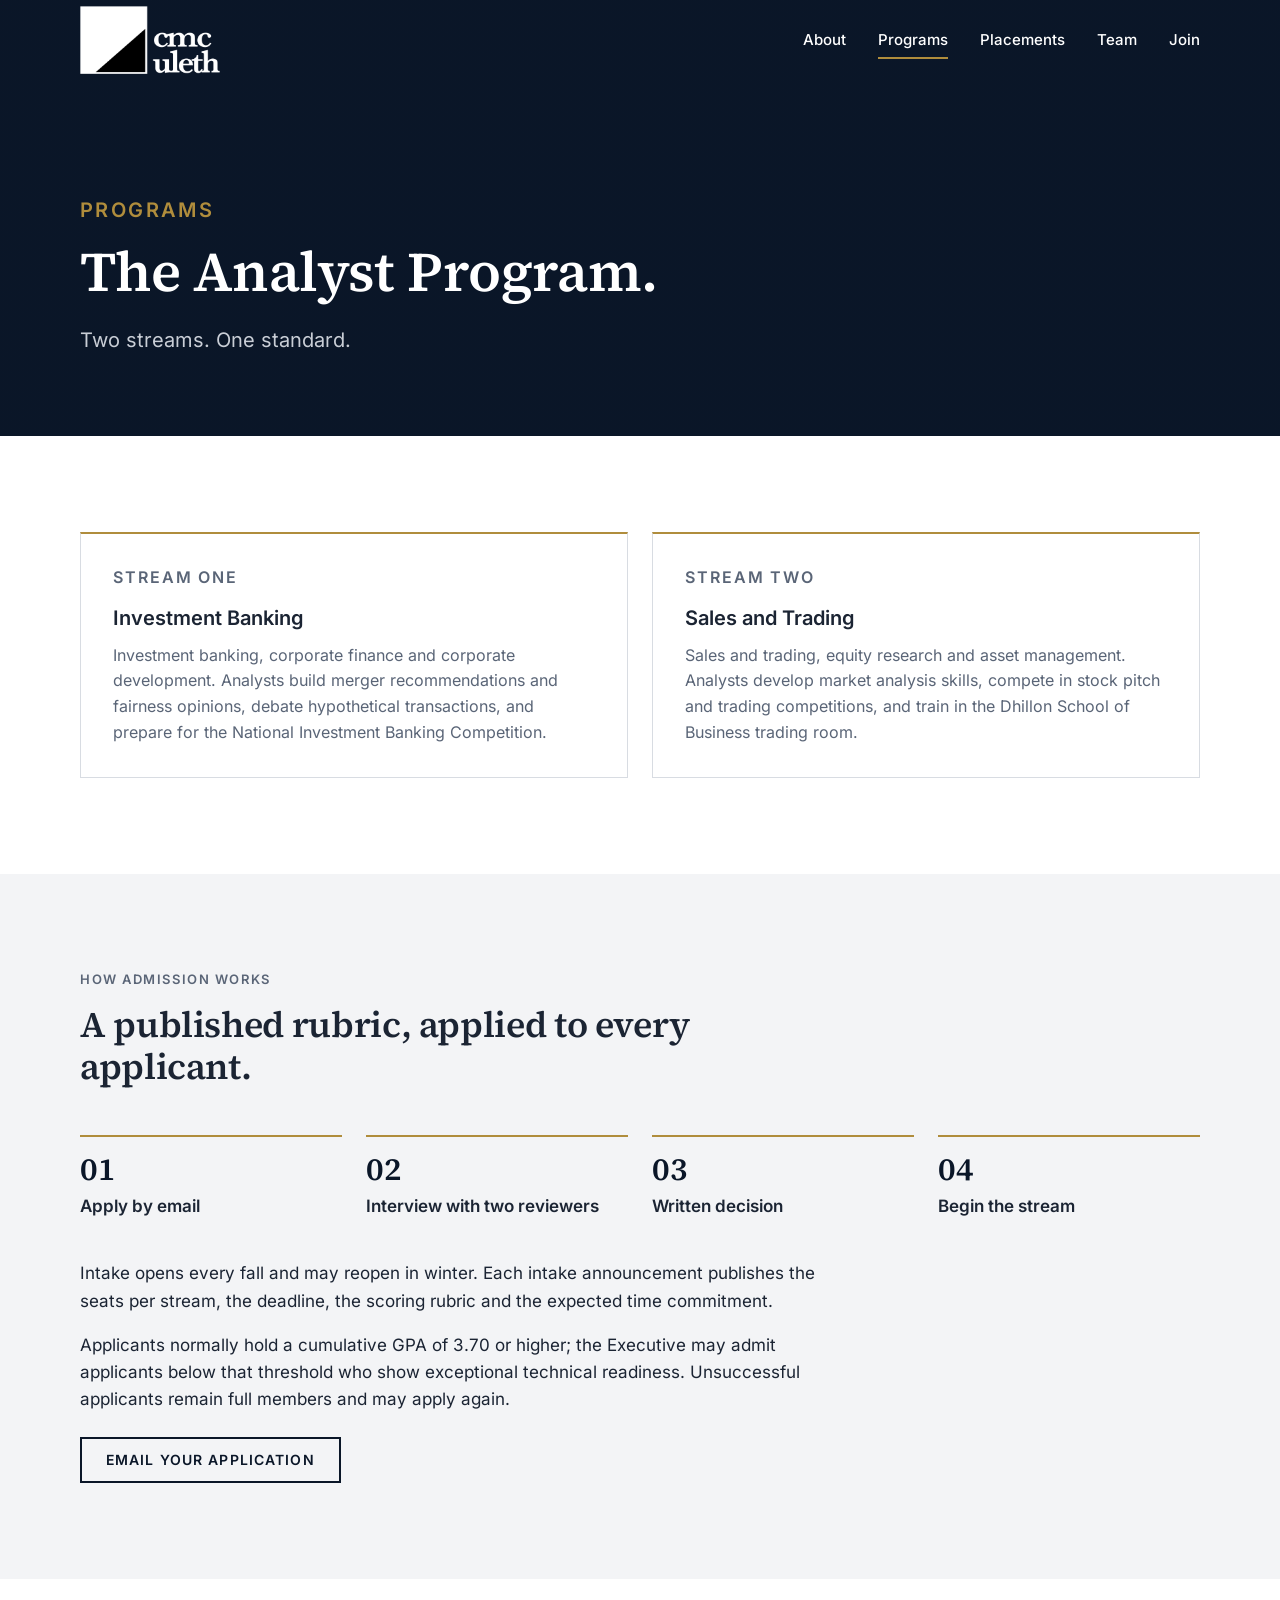
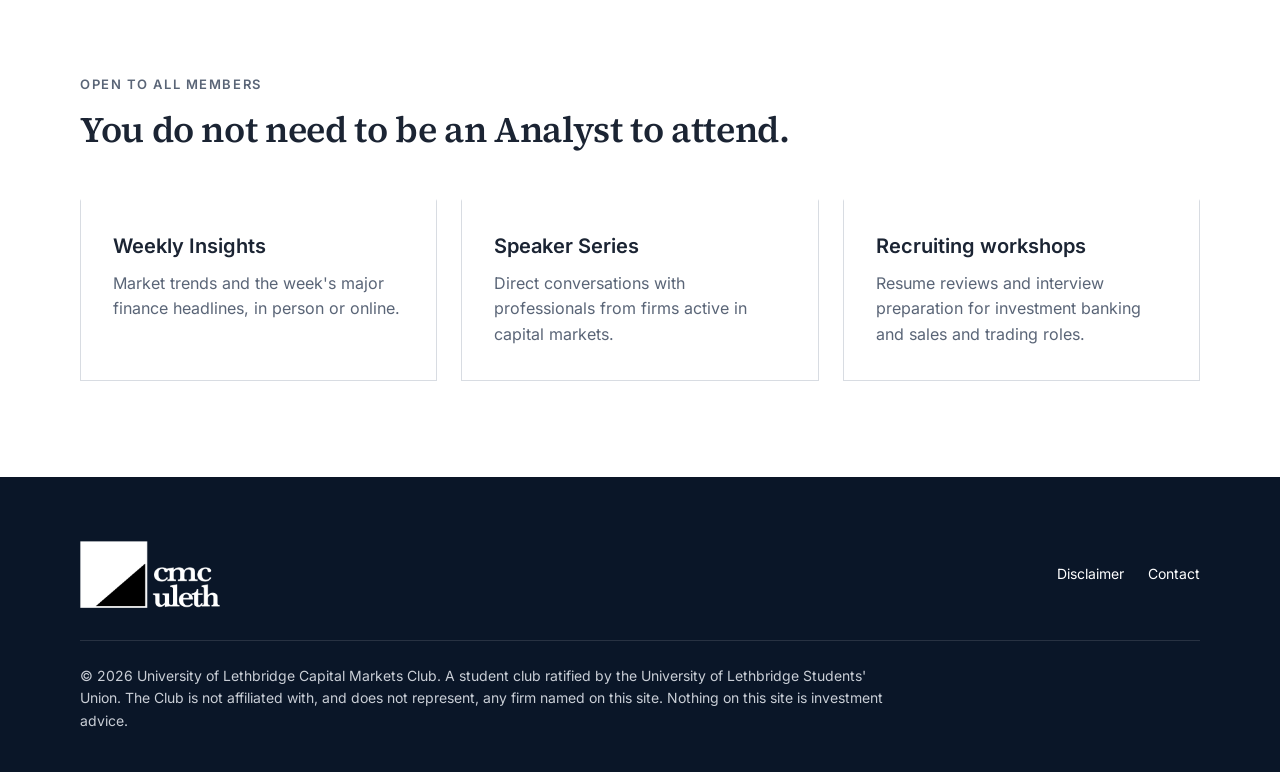
<file: programs.html>
<!doctype html>
<html lang="en-CA">
<head>
<meta charset="utf-8">
<meta name="viewport" content="width=device-width, initial-scale=1">
<title>Analyst Program | UofL Capital Markets Club</title>
<meta name="description" content="The Capital Markets Club Analyst Program: an Investment Banking Stream and a Sales and Trading Stream.">
<link rel="icon" href="assets/img/favicon.png" type="image/png">
<link rel="apple-touch-icon" href="assets/img/apple-touch-icon.png">
<link rel="preload" href="assets/fonts/inter-latin-400-normal.woff2" as="font" type="font/woff2" crossorigin>
<link rel="preload" href="assets/fonts/source-serif-4-latin-600-normal.woff2" as="font" type="font/woff2" crossorigin>
<link rel="stylesheet" href="assets/css/site.css">
</head>
<body>
<!-- HEADER START: copy changes to every page -->
<a class="skip-link" href="#main">Skip to content</a>
<header class="site-header">
  <div class="container">
    <a class="brand" href="index.html"><img src="assets/img/logo-dark.png" width="428" height="206" alt="UofL Capital Markets Club"></a>
    <button class="nav-toggle" type="button" aria-expanded="false" aria-controls="site-nav" aria-label="Open menu"><span class="bar"></span><span class="bar"></span><span class="bar"></span></button>
    <nav aria-label="Main">
      <ul class="nav" id="site-nav">
        <li><a href="about.html">About</a></li>
        <li><a href="programs.html" aria-current="page">Programs</a></li>
        <li><a href="placements.html">Placements</a></li>
        <li><a href="team.html">Team</a></li>
        <li><a href="join.html">Join</a></li>
      </ul>
    </nav>
  </div>
</header>
<!-- HEADER END -->

<main id="main">
<section class="band">
  <div class="container">
    <p class="eyebrow">Programs</p>
    <h1>The Analyst Program.</h1>
    <p>Two streams. One standard.</p>
  </div>
</section>

<!-- EDIT: Streams -->
<section class="section">
  <div class="container grid grid--2">
    <article class="card card--rule">
      <p class="eyebrow">Stream one</p>
      <h3>Investment Banking</h3>
      <p>Investment banking, corporate finance and corporate development. Analysts build merger recommendations and fairness opinions, debate hypothetical transactions, and prepare for the National Investment Banking Competition.</p>
    </article>
    <article class="card card--rule">
      <p class="eyebrow">Stream two</p>
      <h3>Sales and Trading</h3>
      <p>Sales and trading, equity research and asset management. Analysts develop market analysis skills, compete in stock pitch and trading competitions, and train in the Dhillon School of Business trading room.</p>
    </article>
  </div>
</section>

<!-- EDIT: Admission -->
<section class="section section--mist">
  <div class="container">
    <div class="section-head">
      <p class="eyebrow">How admission works</p>
      <h2>A published rubric, applied to every applicant.</h2>
    </div>
    <ol class="steps">
      <li>Apply by email</li>
      <li>Interview with two reviewers</li>
      <li>Written decision</li>
      <li>Begin the stream</li>
    </ol>
    <div style="max-width:760px">
      <p>Intake opens every fall and may reopen in winter. Each intake announcement publishes the seats per stream, the deadline, the scoring rubric and the expected time commitment.</p>
      <p>Applicants normally hold a cumulative GPA of 3.70 or higher; the Executive may admit applicants below that threshold who show exceptional technical readiness. Unsuccessful applicants remain full members and may apply again.</p>
      <p style="margin-top:24px"><a class="btn" href="mailto:capitalmarketsclub@uleth.ca?subject=Analyst%20Program%20application">Email your application</a></p>
    </div>
  </div>
</section>

<!-- EDIT: Open to all -->
<section class="section">
  <div class="container">
    <div class="section-head">
      <p class="eyebrow">Open to all members</p>
      <h2>You do not need to be an Analyst to attend.</h2>
    </div>
    <div class="grid grid--3">
      <article class="card"><h3>Weekly Insights</h3><p>Market trends and the week's major finance headlines, in person or online.</p></article>
      <article class="card"><h3>Speaker Series</h3><p>Direct conversations with professionals from firms active in capital markets.</p></article>
      <article class="card"><h3>Recruiting workshops</h3><p>Resume reviews and interview preparation for investment banking and sales and trading roles.</p></article>
    </div>
  </div>
</section>
</main>

<!-- FOOTER START: copy changes to every page -->
<footer class="site-footer">
  <div class="container">
    <div class="top">
      <a href="index.html"><img src="assets/img/logo-dark.png" width="428" height="206" alt="UofL Capital Markets Club"></a>
      <ul class="footer-links">
        <li><a href="disclaimer.html">Disclaimer</a></li>
        <li><a href="mailto:capitalmarketsclub@uleth.ca">Contact</a></li>
      </ul>
    </div>
    <p>&copy; 2026 University of Lethbridge Capital Markets Club. A student club ratified by the University of Lethbridge Students' Union. The Club is not affiliated with, and does not represent, any firm named on this site. Nothing on this site is investment advice.</p>
  </div>
</footer>
<!-- FOOTER END -->
<script src="assets/js/site.js" defer></script>
</body>
</html>
</file>
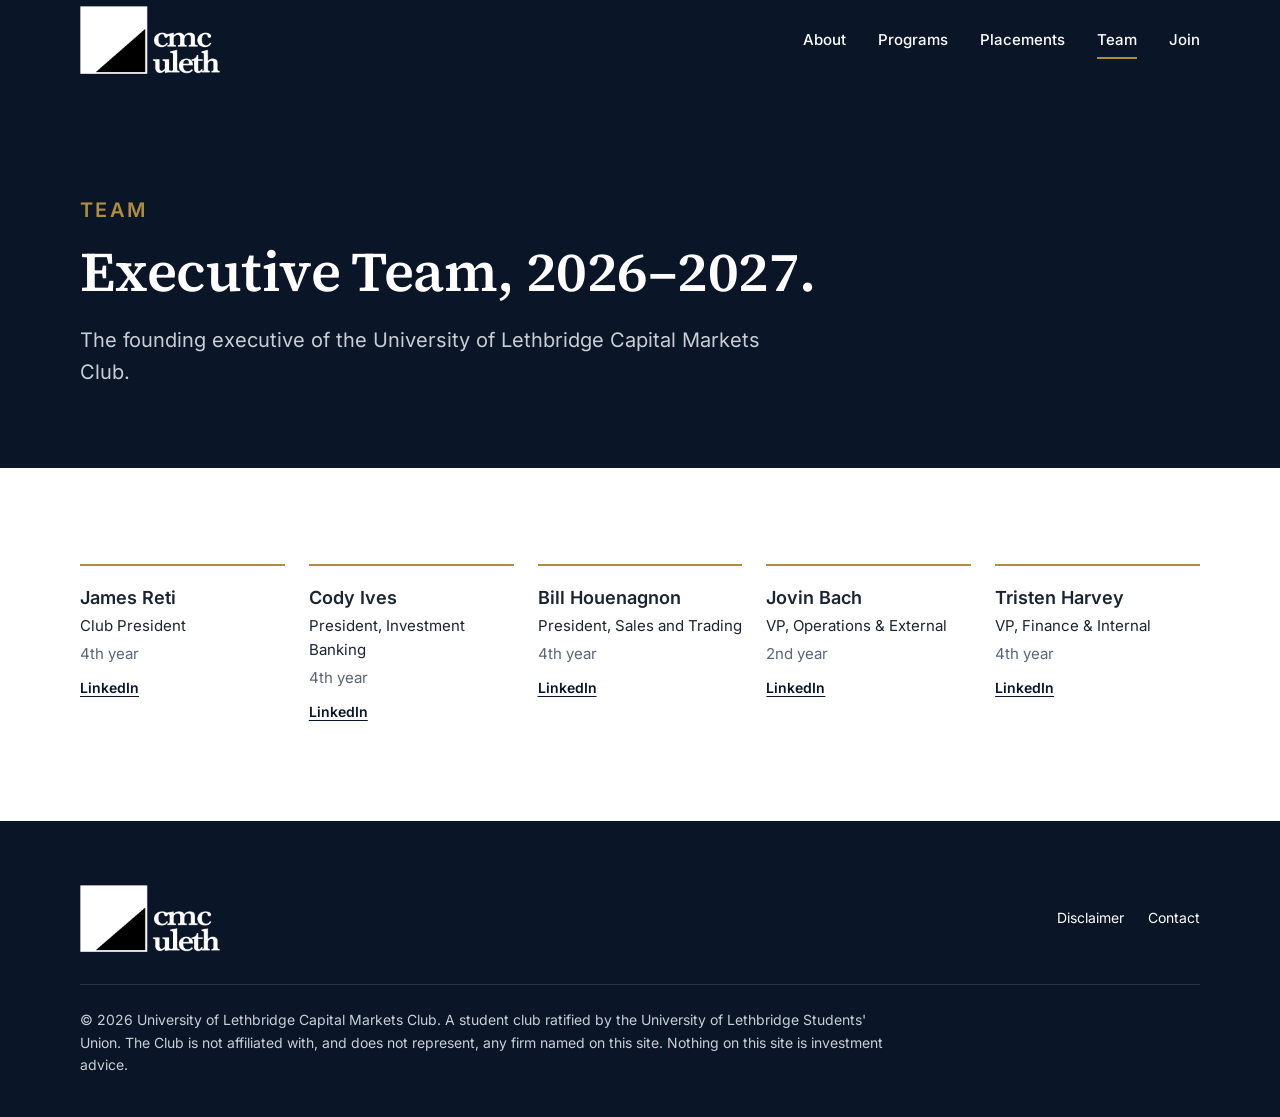
<file: team.html>
<!doctype html>
<html lang="en-CA">
<head>
<meta charset="utf-8">
<meta name="viewport" content="width=device-width, initial-scale=1">
<title>Team | UofL Capital Markets Club</title>
<meta name="description" content="The 2026-2027 founding executive of the University of Lethbridge Capital Markets Club.">
<link rel="icon" href="assets/img/favicon.png" type="image/png">
<link rel="apple-touch-icon" href="assets/img/apple-touch-icon.png">
<link rel="preload" href="assets/fonts/inter-latin-400-normal.woff2" as="font" type="font/woff2" crossorigin>
<link rel="preload" href="assets/fonts/source-serif-4-latin-600-normal.woff2" as="font" type="font/woff2" crossorigin>
<link rel="stylesheet" href="assets/css/site.css">
</head>
<body>
<!-- HEADER START: copy changes to every page -->
<a class="skip-link" href="#main">Skip to content</a>
<header class="site-header">
  <div class="container">
    <a class="brand" href="index.html"><img src="assets/img/logo-dark.png" width="428" height="206" alt="UofL Capital Markets Club"></a>
    <button class="nav-toggle" type="button" aria-expanded="false" aria-controls="site-nav" aria-label="Open menu"><span class="bar"></span><span class="bar"></span><span class="bar"></span></button>
    <nav aria-label="Main">
      <ul class="nav" id="site-nav">
        <li><a href="about.html">About</a></li>
        <li><a href="programs.html">Programs</a></li>
        <li><a href="placements.html">Placements</a></li>
        <li><a href="team.html" aria-current="page">Team</a></li>
        <li><a href="join.html">Join</a></li>
      </ul>
    </nav>
  </div>
</header>
<!-- HEADER END -->

<main id="main">
<section class="band">
  <div class="container">
    <p class="eyebrow">Team</p>
    <h1>Executive Team, 2026&ndash;2027.</h1>
    <p>The founding executive of the University of Lethbridge Capital Markets Club.</p>
  </div>
</section>

<!-- EDIT: Executive cards. One <article> per person. -->
<section class="section">
  <div class="container grid grid--5">
      <article class="person">
        <h3>James Reti</h3>
        <p class="role">Club President</p>
        <p class="meta">4th year</p>
        <a href="https://www.linkedin.com/in/james-reti/" rel="noopener">LinkedIn</a>
      </article>
      <article class="person">
        <h3>Cody Ives</h3>
        <p class="role">President, Investment Banking</p>
        <p class="meta">4th year</p>
        <a href="https://www.linkedin.com/in/cody-ives/" rel="noopener">LinkedIn</a>
      </article>
      <article class="person">
        <h3>Bill Houenagnon</h3>
        <p class="role">President, Sales and Trading</p>
        <p class="meta">4th year</p>
        <a href="https://www.linkedin.com/in/bill-houenagnon/" rel="noopener">LinkedIn</a>
      </article>
      <article class="person">
        <h3>Jovin Bach</h3>
        <p class="role">VP, Operations &amp; External</p>
        <p class="meta">2nd year</p>
        <a href="https://www.linkedin.com/in/jovin-bach/" rel="noopener">LinkedIn</a>
      </article>
      <article class="person">
        <h3>Tristen Harvey</h3>
        <p class="role">VP, Finance &amp; Internal</p>
        <p class="meta">4th year</p>
        <a href="https://www.linkedin.com/in/tristenharvey/" rel="noopener">LinkedIn</a>
      </article>
  </div>
</section>
</main>

<!-- FOOTER START: copy changes to every page -->
<footer class="site-footer">
  <div class="container">
    <div class="top">
      <a href="index.html"><img src="assets/img/logo-dark.png" width="428" height="206" alt="UofL Capital Markets Club"></a>
      <ul class="footer-links">
        <li><a href="disclaimer.html">Disclaimer</a></li>
        <li><a href="mailto:capitalmarketsclub@uleth.ca">Contact</a></li>
      </ul>
    </div>
    <p>&copy; 2026 University of Lethbridge Capital Markets Club. A student club ratified by the University of Lethbridge Students' Union. The Club is not affiliated with, and does not represent, any firm named on this site. Nothing on this site is investment advice.</p>
  </div>
</footer>
<!-- FOOTER END -->
<script src="assets/js/site.js" defer></script>
</body>
</html>
</file>
<file: assets/css/site.css>
/* ==========================================================================
   UofL Capital Markets Club — site stylesheet
   Change colours and fonts here only. Everything below reads these tokens.
   ========================================================================== */

:root {
  --ink: #0A1628;      /* header, hero, footer, marquee band */
  --navy: #13294B;     /* secondary dark panels */
  --paper: #FFFFFF;    /* default background */
  --mist: #F3F4F6;     /* alternate section background */
  --rule: #D8DCE2;     /* hairlines and borders */
  --text: #1B2433;     /* body text on light */
  --muted: #5A6577;    /* captions and metadata */
  --brass: #B08D3C;    /* single accent: rules, underlines, focus. Never body text on white */
  --on-dark: #FFFFFF;
  --on-dark-muted: #C9CED6;

  --serif: "Source Serif 4", Georgia, "Times New Roman", serif;
  --sans: "Inter", system-ui, -apple-system, "Segoe UI", Arial, sans-serif;

  --content: 1120px;
  --gutter: 24px;
  --section: 96px;
}

/* ---------- Fonts (self-hosted, SIL Open Font Licence) ---------- */
@font-face { font-family: "Inter"; font-weight: 400; font-display: swap; src: url("../fonts/inter-latin-400-normal.woff2") format("woff2"); }
@font-face { font-family: "Inter"; font-weight: 500; font-display: swap; src: url("../fonts/inter-latin-500-normal.woff2") format("woff2"); }
@font-face { font-family: "Inter"; font-weight: 600; font-display: swap; src: url("../fonts/inter-latin-600-normal.woff2") format("woff2"); }
@font-face { font-family: "Source Serif 4"; font-weight: 400; font-display: swap; src: url("../fonts/source-serif-4-latin-400-normal.woff2") format("woff2"); }
@font-face { font-family: "Source Serif 4"; font-weight: 600; font-display: swap; src: url("../fonts/source-serif-4-latin-600-normal.woff2") format("woff2"); }

/* ---------- Base ---------- */
*, *::before, *::after { box-sizing: border-box; }
html { -webkit-text-size-adjust: 100%; scroll-behavior: smooth; }
body {
  margin: 0;
  background: var(--paper);
  color: var(--text);
  font: 400 17px/1.6 var(--sans);
  -webkit-font-smoothing: antialiased;
}
img { max-width: 100%; height: auto; display: block; }
a { color: inherit; text-underline-offset: 3px; }
a:focus-visible, button:focus-visible { outline: 2px solid var(--brass); outline-offset: 3px; }
h1, h2, h3 { margin: 0; }
h1, h2 { font-family: var(--serif); font-weight: 600; letter-spacing: -0.01em; line-height: 1.15; }
h1 { font-size: 56px; }
h2 { font-size: 36px; }
h3 { font: 600 20px/1.3 var(--sans); }
p { margin: 0 0 1em; }
p:last-child { margin-bottom: 0; }

.skip-link { position: absolute; left: 16px; top: -48px; z-index: 100; background: var(--paper); color: var(--ink); padding: 8px 16px; }
.skip-link:focus { top: 16px; }
.visually-hidden { position: absolute; width: 1px; height: 1px; overflow: hidden; clip-path: inset(50%); white-space: nowrap; }

.container { width: 100%; max-width: calc(var(--content) + 2 * var(--gutter)); margin: 0 auto; padding: 0 var(--gutter); }
.section { padding: var(--section) 0; }
.section--mist { background: var(--mist); }
.section--ink { background: var(--ink); color: var(--on-dark); }
.eyebrow { font: 600 13px/1.4 var(--sans); letter-spacing: 0.12em; text-transform: uppercase; color: var(--muted); margin: 0 0 16px; }
.section--ink .eyebrow, .band .eyebrow { color: var(--brass); }
.lede { font-size: 20px; color: var(--muted); max-width: 720px; }
.section-head { max-width: 720px; margin-bottom: 48px; }
.section-head h2 + p { margin-top: 16px; }
.note { font-size: 13px; color: var(--muted); }

/* ---------- Header ---------- */
.site-header {
  position: fixed; inset: 0 0 auto 0; z-index: 50;
  background: transparent; border-bottom: 1px solid transparent;
  transition: background-color .25s ease, border-color .25s ease;
}
.site-header.is-solid, .site-header.is-open { background: var(--ink); border-bottom-color: rgb(255 255 255 / .12); }
.site-header .container { display: flex; align-items: center; justify-content: space-between; height: 80px; }
.brand img { width: 140px; }
.nav { display: flex; gap: 32px; margin: 0; padding: 0; list-style: none; }
.nav a { color: var(--on-dark); text-decoration: none; font: 500 15px/1 var(--sans); padding: 8px 0; border-bottom: 2px solid transparent; }
.nav a:hover, .nav a[aria-current="page"] { border-bottom-color: var(--brass); }
.nav-toggle { display: none; background: none; border: 0; padding: 8px; cursor: pointer; }
.nav-toggle .bar { display: block; width: 24px; height: 2px; background: var(--on-dark); margin: 5px 0; }

/* ---------- Hero (home) and opening band (inner pages) ---------- */
.hero {
  position: relative; min-height: 100vh; min-height: 100svh;
  display: grid; place-items: center; text-align: center;
  color: var(--on-dark); background-color: var(--ink);
  /* A light scrim: dark only at the top (for the header) and behind the centre text, so the photo stays crisp. */
  background-image:
    linear-gradient(180deg, rgb(10 22 40 / .55) 0%, rgb(10 22 40 / .10) 22%, rgb(10 22 40 / .10) 70%, rgb(10 22 40 / .45) 100%),
    radial-gradient(ellipse 60% 45% at 50% 50%, rgb(10 22 40 / .55) 0%, rgb(10 22 40 / 0) 100%),
    url("../img/hero-campus-aerial.jpg");
  background-size: cover; background-position: center 60%;
  padding: 120px var(--gutter) 80px;
}
.hero > div { text-shadow: 0 1px 12px rgb(10 22 40 / .5); }
.hero__logo { width: 280px; margin: 0 auto 32px; }
.hero__line { font: 600 28px/1.3 var(--serif); max-width: 640px; margin: 0 auto 40px; }
.band {
  background: var(--ink); color: var(--on-dark);
  padding: 176px 0 80px;
  background-image: linear-gradient(rgb(10 22 40 / .82), rgb(10 22 40 / .82)), var(--band-photo, none);
  background-size: cover; background-position: center;
}
.band h1 { max-width: 820px; }
.band p { color: var(--on-dark-muted); font-size: 20px; max-width: 680px; margin-top: 20px; }

/* ---------- Buttons ---------- */
.btn {
  display: inline-block; padding: 14px 24px;
  font: 600 14px/1 var(--sans); letter-spacing: 0.08em; text-transform: uppercase; text-decoration: none;
  border: 2px solid var(--ink); color: var(--ink); background: transparent;
  transition: background-color .2s ease, color .2s ease;
}
.btn:hover { background: var(--ink); color: var(--on-dark); }
.btn--on-dark { border-color: var(--brass); color: var(--on-dark); }
.btn--on-dark:hover { background: var(--brass); color: var(--ink); }
.btn-row { display: flex; flex-wrap: wrap; gap: 16px; }

/* ---------- Layout helpers ---------- */
.split { display: grid; grid-template-columns: 5fr 7fr; gap: 48px; align-items: start; }
.grid { display: grid; gap: 24px; }
.grid--2 { grid-template-columns: repeat(2, 1fr); }
.grid--3 { grid-template-columns: repeat(3, 1fr); }
.grid--4 { grid-template-columns: repeat(4, 1fr); }
.grid--5 { grid-template-columns: repeat(5, 1fr); }

/* ---------- Cards ---------- */
.card { background: var(--paper); border: 1px solid var(--rule); border-top: 2px solid transparent; padding: 32px; transition: border-top-color .2s ease; }
.card:hover { border-top-color: var(--brass); }
.card h3 { margin-bottom: 12px; }
.card p { color: var(--muted); font-size: 16px; }
.card--rule { border-top-color: var(--brass); }

/* ---------- Steps ---------- */
.steps { counter-reset: step; display: grid; grid-template-columns: repeat(4, 1fr); gap: 24px; margin: 0 0 40px; padding: 0; list-style: none; }
.steps li { border-top: 2px solid var(--brass); padding-top: 16px; font-weight: 600; }
.steps li::before { counter-increment: step; content: "0" counter(step); display: block; font: 600 32px/1 var(--serif); color: var(--ink); margin-bottom: 8px; }

/* ---------- Tables ---------- */
.table-wrap { overflow-x: auto; }
table { width: 100%; border-collapse: collapse; font-size: 16px; }
th { font: 600 13px/1.4 var(--sans); letter-spacing: 0.12em; text-transform: uppercase; color: var(--muted); text-align: left; padding: 12px 16px 12px 0; border-bottom: 1px solid var(--text); }
td { padding: 16px 16px 16px 0; border-bottom: 1px solid var(--rule); vertical-align: top; }
td:first-child { font-weight: 600; white-space: nowrap; }

/* ---------- Team ---------- */
.person { border-top: 2px solid var(--brass); padding-top: 20px; }
.person h3 { font-size: 18px; margin-bottom: 4px; }
.person .role { color: var(--text); font-size: 15px; margin: 0 0 4px; }
.person .meta { color: var(--muted); font-size: 15px; margin: 0 0 8px; }
.person a { font-size: 14px; font-weight: 600; color: var(--ink); }

/* ---------- Alumni spotlight ---------- */
.alum { display: grid; grid-template-columns: 72px 1fr; gap: 20px; align-items: start; }
.alum__avatar { width: 72px; height: 72px; border-radius: 50%; background: var(--navy); color: var(--on-dark); display: grid; place-items: center; font: 600 22px/1 var(--serif); }
.alum .meta { color: var(--muted); font-size: 15px; margin: 4px 0 12px; }
.placeholder-tag { display: inline-block; font: 600 11px/1 var(--sans); letter-spacing: .1em; text-transform: uppercase; color: var(--muted); border: 1px solid var(--rule); padding: 4px 8px; margin-bottom: 24px; }

/* ---------- Map ---------- */
.map-split { display: grid; grid-template-columns: 4fr 8fr; gap: 48px; align-items: center; }

/* ---------- Placements marquee ---------- */
.placements { background: var(--ink); color: var(--on-dark); padding: 64px 0; display: grid; gap: 28px; overflow: hidden; }
.placements .eyebrow { text-align: center; margin: 0; }
.marquee {
  --gap: 64px;
  --duration: 48s;
  display: flex;
  gap: var(--gap);
  overflow: hidden;
  user-select: none;
  -webkit-mask-image: linear-gradient(90deg, transparent, #000 8%, #000 92%, transparent);
  mask-image: linear-gradient(90deg, transparent, #000 8%, #000 92%, transparent);
}
.marquee__track {
  display: flex;
  flex-shrink: 0;
  align-items: center;
  justify-content: space-around;
  gap: var(--gap);
  min-width: 100%;
  margin: 0;
  padding: 0;
  list-style: none;
  animation: marquee var(--duration) linear infinite;
}
.marquee--reverse .marquee__track { animation-direction: reverse; }
.marquee:hover .marquee__track,
.marquee:focus-within .marquee__track { animation-play-state: paused; }
.firm { display: flex; align-items: center; height: 64px; white-space: nowrap; }
/* Logos: white single-colour files, heights set per logo (inline --h) so wide and compact marks look equally weighted. */
.firm img { height: var(--h, 40px); width: auto; max-width: 220px; object-fit: contain; opacity: .9; transition: opacity .2s ease; }
.firm:hover img { opacity: 1; }
.firm span { display: none; }
/* Fallback when a logo file is missing: show the firm name in the serif instead. */
.firm.no-logo img { display: none; }
.firm.no-logo span { display: inline; font: 600 26px/1 var(--serif); letter-spacing: .02em; color: rgb(255 255 255 / .85); }
@keyframes marquee { to { transform: translateX(calc(-100% - var(--gap))); } }
.placements .note { text-align: center; color: var(--on-dark-muted); padding: 0 var(--gutter); }

/* ---------- Footer ---------- */
.site-footer { background: var(--ink); color: var(--on-dark-muted); padding: 64px 0 40px; font-size: 14px; }
.site-footer .top { display: flex; justify-content: space-between; align-items: center; gap: 24px; flex-wrap: wrap; padding-bottom: 32px; border-bottom: 1px solid rgb(255 255 255 / .12); margin-bottom: 24px; }
.site-footer img { width: 140px; }
.footer-links { display: flex; flex-wrap: wrap; gap: 24px; margin: 0; padding: 0; list-style: none; }
.footer-links a { color: var(--on-dark); text-decoration: none; }
.footer-links a:hover { text-decoration: underline; }
.site-footer p { max-width: 820px; }

/* ---------- Prose page (disclaimer) ---------- */
.prose { max-width: 760px; }
.prose h2 { font-size: 28px; margin: 48px 0 16px; }
.prose h2:first-child { margin-top: 0; }

/* ---------- Responsive ---------- */
/* Alumni map (Placements). Inline SVG; site.js adds hover/tap highlighting. */
.map-wrap { position: relative; }
.alumni-map { display: block; width: 100%; height: auto; }
.alumni-map .map-other { fill: #F7F8FA; stroke: var(--rule); stroke-width: .5; }
.alumni-map .map-land { fill: var(--mist); stroke: #B9C0CA; stroke-width: .6; }
.map-inset rect { fill: #fff; stroke: var(--rule); }
.map-inset__label { font: 600 11px var(--sans); letter-spacing: .08em; text-transform: uppercase; fill: var(--muted); }
.city { cursor: pointer; outline: none; }
.city__dot { fill: var(--navy); stroke: #fff; stroke-width: 1.5; transition: fill .2s ease, r .2s ease; }
.city__halo { fill: var(--brass); opacity: 0; transition: opacity .2s ease; }
.city text { font: 500 12px var(--sans); fill: var(--muted); paint-order: stroke; stroke: #fff; stroke-width: 3px; stroke-linejoin: round; transition: fill .2s ease; }
.city.is-active .city__dot, .city:focus-visible .city__dot { fill: var(--brass); r: 6; }
.city.is-active .city__halo, .city:focus-visible .city__halo { opacity: .25; }
.city.is-active text, .city:focus-visible text { fill: var(--ink); font-weight: 600; }
.map-tip { position: absolute; pointer-events: none; transform: translate(-50%, calc(-100% - 16px)); background: var(--ink); color: #fff; padding: 8px 12px; border-radius: 4px; font-size: 14px; line-height: 1.35; white-space: nowrap; opacity: 0; transition: opacity .15s ease; }
.map-tip strong { display: block; font-family: var(--serif); font-size: 16px; }
.map-tip span { color: rgb(255 255 255 / .75); }
.map-tip.is-visible { opacity: 1; }
.city-list { margin: 24px 0 0; padding: 0; list-style: none; display: grid; gap: 16px; }
.city-list h3 { font: 600 12px var(--sans); letter-spacing: .08em; text-transform: uppercase; color: var(--muted); margin: 0 0 8px; }
.city-list ul { margin: 0; padding: 0; list-style: none; display: flex; flex-wrap: wrap; gap: 8px; }
.city-chip { font: 500 14px var(--sans); color: var(--text); background: #fff; border: 1px solid var(--rule); border-radius: 999px; padding: 4px 12px; cursor: pointer; transition: border-color .2s ease, background .2s ease; }
.city-chip:hover, .city-chip.is-active { border-color: var(--brass); background: #FBF8F1; }

@media (max-width: 960px) {
  :root { --section: 64px; }
  h1 { font-size: 44px; }
  .nav-toggle { display: block; }
  .nav { display: none; position: absolute; inset: 80px 0 auto 0; flex-direction: column; gap: 0; background: var(--ink); padding: 8px var(--gutter) 24px; }
  .site-header.is-open .nav { display: flex; }
  .nav a { display: block; padding: 14px 0; border-bottom: 1px solid rgb(255 255 255 / .08); }
  .split, .map-split { grid-template-columns: 1fr; gap: 24px; }
  .grid--4, .grid--5 { grid-template-columns: repeat(2, 1fr); }
  .grid--3 { grid-template-columns: 1fr; }
  .steps { grid-template-columns: repeat(2, 1fr); }
}
@media (max-width: 600px) {
  :root { --gutter: 16px; }
  body { font-size: 16px; }
  h1 { font-size: 36px; }
  h2 { font-size: 28px; }
  h3 { font-size: 18px; }
  .hero__logo { width: 220px; }
  .hero__line { font-size: 22px; }
  .band { padding: 144px 0 56px; }
  .band p, .lede { font-size: 18px; }
  .grid--2, .grid--4 { grid-template-columns: 1fr; }
  .grid--5 { grid-template-columns: repeat(2, 1fr); }
  .steps { grid-template-columns: 1fr; }
  .card { padding: 24px; }
  .marquee { --gap: 40px; }
  .firm img { height: calc(var(--h, 40px) * .8); max-width: 176px; }
  .firm.no-logo span { font-size: 17px; }
}

/* ---------- Reduced motion ---------- */
@media (prefers-reduced-motion: reduce) {
  html { scroll-behavior: auto; }
  .site-header { transition: none; }
  .marquee { flex-wrap: wrap; -webkit-mask-image: none; mask-image: none; }
  .marquee__track { animation: none; flex-wrap: wrap; justify-content: center; row-gap: 20px; flex: 1 1 100%; min-width: 0; width: 100%; }
  .marquee__track[aria-hidden="true"] { display: none; }
}
</file>
